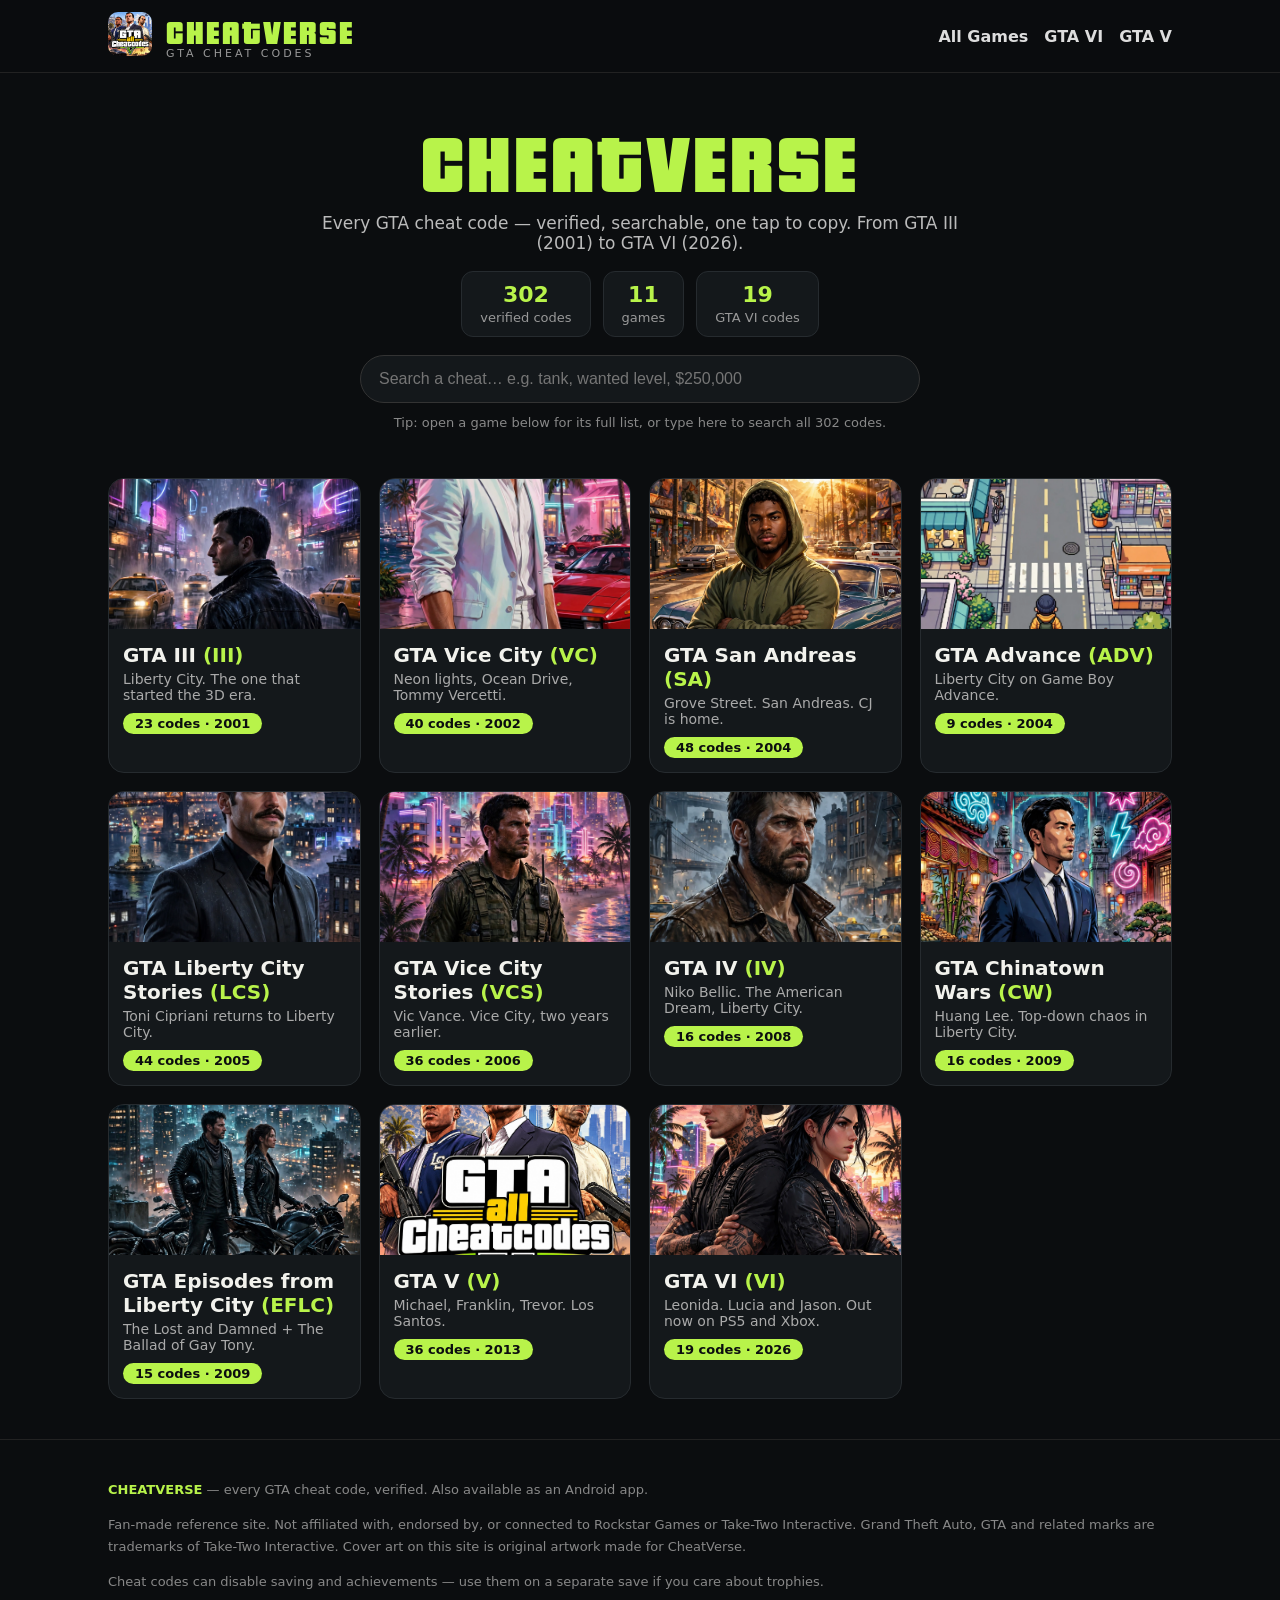
<file: index.html>
<!DOCTYPE html>
<html lang="en"><head><meta charset="utf-8">
<meta name="viewport" content="width=device-width, initial-scale=1">
<title>CheatVerse — Every GTA Cheat Code, Verified</title><meta name="description" content="All 302 verified GTA cheat codes for GTA III, Vice City, San Andreas, GTA IV, GTA V and GTA VI — PC keyboard, PlayStation, Xbox, D-pad and phone cheats with one-tap copy.">
<link rel="canonical" href="https://khizar-al-dev.github.io/cheatverse/">
<meta property="og:title" content="CheatVerse — Every GTA Cheat Code, Verified"><meta property="og:description" content="All 302 verified GTA cheat codes for GTA III, Vice City, San Andreas, GTA IV, GTA V and GTA VI — PC keyboard, PlayStation, Xbox, D-pad and phone cheats with one-tap copy.">
<meta property="og:type" content="website"><meta property="og:image" content="https://khizar-al-dev.github.io/cheatverse/assets/images/covers/gta-6.webp">
<link rel="stylesheet" href="style.css"></head>
<body><header class="site"><div class="wrap">
<a href="index.html"><img class="logo" src="assets/images/logo.png" alt="CheatVerse logo"></a>
<a class="brand" href="index.html">CHEATVERSE<small>GTA CHEAT CODES</small></a>
<nav><a href="index.html">All Games</a><a href="games/gta-6.html">GTA VI</a><a href="games/gta-5.html">GTA V</a></nav>
</div></header><main class="wrap"><section class="hero">
<h1>CHEATVERSE</h1><p>Every GTA cheat code — verified, searchable, one tap to copy. From GTA III (2001) to GTA VI (2026).</p>
<div class="stats"><div class="stat"><b>302</b><span>verified codes</span></div>
<div class="stat"><b>11</b><span>games</span></div>
<div class="stat"><b>19</b><span>GTA VI codes</span></div></div>
<input id="q" class="search" type="search" placeholder="Search a cheat… e.g. tank, wanted level, $250,000" aria-label="Search cheats">
<p style="color:#888;font-size:13px">Tip: open a game below for its full list, or type here to search all 302 codes.</p>
</section><section class="grid"><a class="game-card" href="games/gta-3.html">
<img src="assets/images/covers/gta-3.webp" alt="GTA III cover" loading="lazy">
<div class="body"><h2>GTA III <span>(III)</span></h2><p>Liberty City. The one that started the 3D era.</p>
<span class="count">23 codes · 2001</span></div></a><a class="game-card" href="games/vice-city.html">
<img src="assets/images/covers/vice-city.webp" alt="GTA Vice City cover" loading="lazy">
<div class="body"><h2>GTA Vice City <span>(VC)</span></h2><p>Neon lights, Ocean Drive, Tommy Vercetti.</p>
<span class="count">40 codes · 2002</span></div></a><a class="game-card" href="games/san-andreas.html">
<img src="assets/images/covers/san-andreas.webp" alt="GTA San Andreas cover" loading="lazy">
<div class="body"><h2>GTA San Andreas <span>(SA)</span></h2><p>Grove Street. San Andreas. CJ is home.</p>
<span class="count">48 codes · 2004</span></div></a><a class="game-card" href="games/advance.html">
<img src="assets/images/covers/advance.webp" alt="GTA Advance cover" loading="lazy">
<div class="body"><h2>GTA Advance <span>(ADV)</span></h2><p>Liberty City on Game Boy Advance.</p>
<span class="count">9 codes · 2004</span></div></a><a class="game-card" href="games/lcs.html">
<img src="assets/images/covers/lcs.webp" alt="GTA Liberty City Stories cover" loading="lazy">
<div class="body"><h2>GTA Liberty City Stories <span>(LCS)</span></h2><p>Toni Cipriani returns to Liberty City.</p>
<span class="count">44 codes · 2005</span></div></a><a class="game-card" href="games/vcs.html">
<img src="assets/images/covers/vcs.webp" alt="GTA Vice City Stories cover" loading="lazy">
<div class="body"><h2>GTA Vice City Stories <span>(VCS)</span></h2><p>Vic Vance. Vice City, two years earlier.</p>
<span class="count">36 codes · 2006</span></div></a><a class="game-card" href="games/gta-4.html">
<img src="assets/images/covers/gta-4.webp" alt="GTA IV cover" loading="lazy">
<div class="body"><h2>GTA IV <span>(IV)</span></h2><p>Niko Bellic. The American Dream, Liberty City.</p>
<span class="count">16 codes · 2008</span></div></a><a class="game-card" href="games/chinatown-wars.html">
<img src="assets/images/covers/chinatown-wars.webp" alt="GTA Chinatown Wars cover" loading="lazy">
<div class="body"><h2>GTA Chinatown Wars <span>(CW)</span></h2><p>Huang Lee. Top-down chaos in Liberty City.</p>
<span class="count">16 codes · 2009</span></div></a><a class="game-card" href="games/eflc.html">
<img src="assets/images/covers/eflc.webp" alt="GTA Episodes from Liberty City cover" loading="lazy">
<div class="body"><h2>GTA Episodes from Liberty City <span>(EFLC)</span></h2><p>The Lost and Damned + The Ballad of Gay Tony.</p>
<span class="count">15 codes · 2009</span></div></a><a class="game-card" href="games/gta-5.html">
<img src="assets/images/covers/gta-5.png" alt="GTA V cover" loading="lazy">
<div class="body"><h2>GTA V <span>(V)</span></h2><p>Michael, Franklin, Trevor. Los Santos.</p>
<span class="count">36 codes · 2013</span></div></a><a class="game-card" href="games/gta-6.html">
<img src="assets/images/covers/gta-6.webp" alt="GTA VI cover" loading="lazy">
<div class="body"><h2>GTA VI <span>(VI)</span></h2><p>Leonida. Lucia and Jason. Out now on PS5 and Xbox.</p>
<span class="count">19 codes · 2026</span></div></a></section></main><footer><div class="wrap">
<p><b style="color:#B8F34A">CHEATVERSE</b> — every GTA cheat code, verified. Also available as an Android app.</p>
<p>Fan-made reference site. Not affiliated with, endorsed by, or connected to Rockstar Games or Take-Two Interactive. Grand Theft Auto, GTA and related marks are trademarks of Take-Two Interactive. Cover art on this site is original artwork made for CheatVerse.</p>
<p>Cheat codes can disable saving and achievements — use them on a separate save if you care about trophies.</p>
</div></footer><script src="app.js"></script></body></html>
</file>
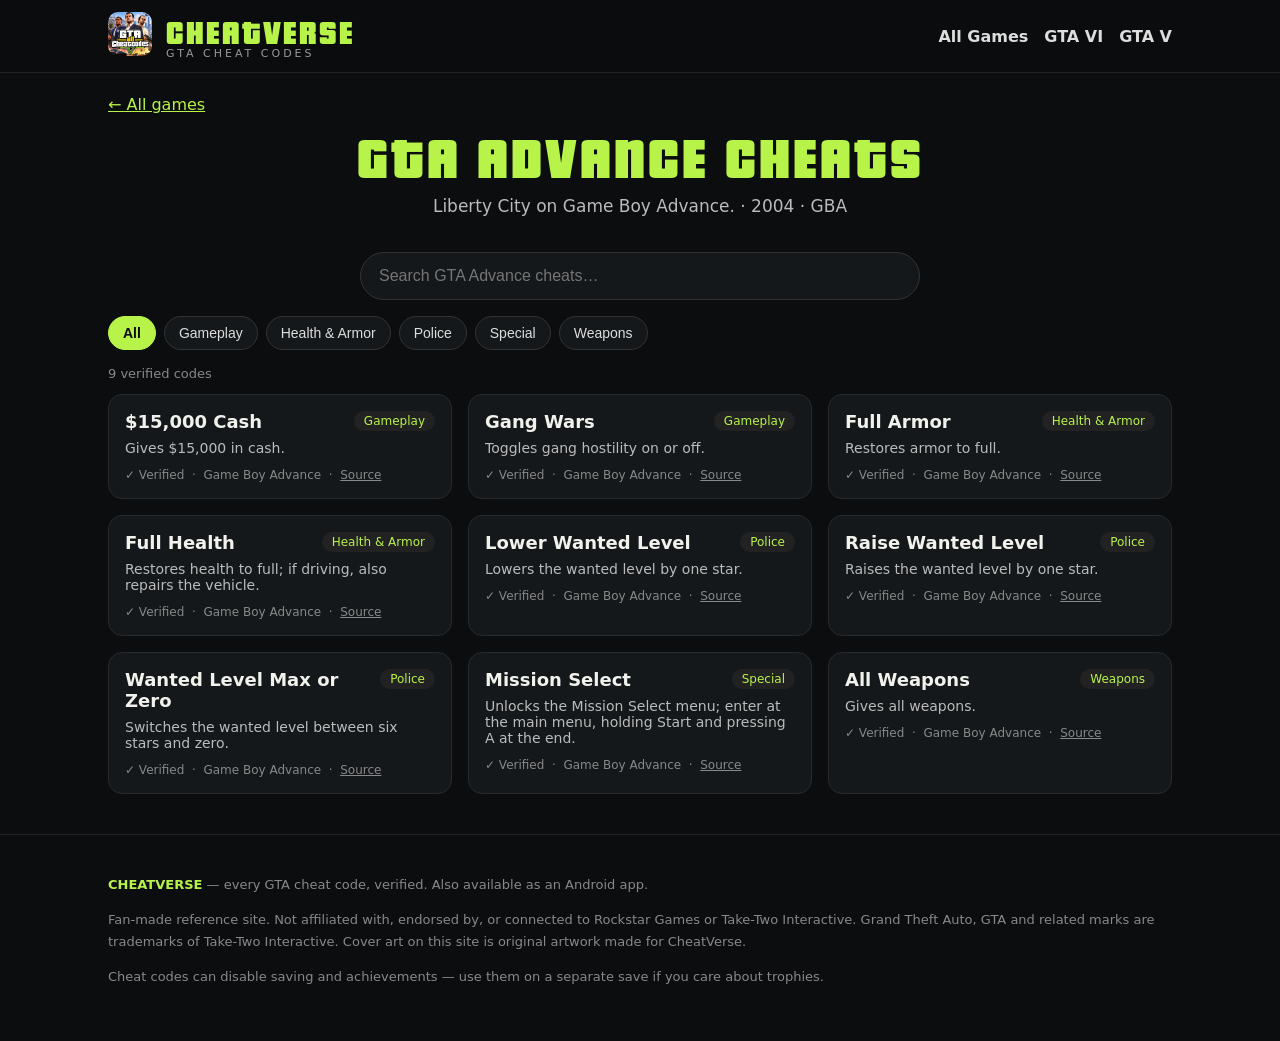
<file: games/advance.html>
<!DOCTYPE html>
<html lang="en"><head><meta charset="utf-8">
<meta name="viewport" content="width=device-width, initial-scale=1">
<title>GTA Advance Cheat Codes — CheatVerse</title><meta name="description" content="All 9 verified GTA Advance cheat codes — PC keyboard, PlayStation, Xbox, D-pad and phone cheats. Liberty City on Game Boy Advance.">
<link rel="canonical" href="https://khizar-al-dev.github.io/cheatverse/games/advance.html">
<meta property="og:title" content="GTA Advance Cheat Codes — CheatVerse"><meta property="og:description" content="All 9 verified GTA Advance cheat codes — PC keyboard, PlayStation, Xbox, D-pad and phone cheats. Liberty City on Game Boy Advance.">
<meta property="og:type" content="website"><meta property="og:image" content="https://khizar-al-dev.github.io/cheatverse/assets/images/covers/advance.webp">
<link rel="stylesheet" href="../style.css"></head>
<body><header class="site"><div class="wrap">
<a href="../index.html"><img class="logo" src="../assets/images/logo.png" alt="CheatVerse logo"></a>
<a class="brand" href="../index.html">CHEATVERSE<small>GTA CHEAT CODES</small></a>
<nav><a href="../index.html">All Games</a><a href="../games/gta-6.html">GTA VI</a><a href="../games/gta-5.html">GTA V</a></nav>
</div></header><main class="wrap">
<p style="margin:22px 0 0"><a href="../index.html">← All games</a></p>
<section class="hero" style="padding-top:10px"><h1 style="font-size:clamp(34px,6vw,60px)">GTA ADVANCE CHEATS</h1>
<p>Liberty City on Game Boy Advance. · 2004 · GBA</p></section>

<input id="q" class="search" type="search" placeholder="Search GTA Advance cheats…" aria-label="Search cheats">
<div class="cats"><button class="active" data-cat="all">All</button><button data-cat="gameplay">Gameplay</button><button data-cat="health_armor">Health &amp; Armor</button><button data-cat="police">Police</button><button data-cat="special">Special</button><button data-cat="weapons">Weapons</button></div>
<p style="color:#888;font-size:13px"><span id="n">9</span> verified codes</p>
<section class="cards"><article class="card" data-name="$15,000 cash" data-cat="gameplay">
  <div class="card-head"><h3>$15,000 Cash</h3><span class="chip">Gameplay</span></div>
  <p class="desc">Gives $15,000 in cash.</p>
  
  <div class="codes"></div>
  <p class="meta">✓ Verified &nbsp;·&nbsp; Game Boy Advance &nbsp;·&nbsp; <a href="https://gamefaqs.gamespot.com/gba/919434-grand-theft-auto/cheats" target="_blank" rel="noopener">Source</a></p>
</article><article class="card" data-name="gang wars" data-cat="gameplay">
  <div class="card-head"><h3>Gang Wars</h3><span class="chip">Gameplay</span></div>
  <p class="desc">Toggles gang hostility on or off.</p>
  
  <div class="codes"></div>
  <p class="meta">✓ Verified &nbsp;·&nbsp; Game Boy Advance &nbsp;·&nbsp; <a href="https://gamefaqs.gamespot.com/gba/919434-grand-theft-auto/cheats" target="_blank" rel="noopener">Source</a></p>
</article><article class="card" data-name="full armor" data-cat="health_armor">
  <div class="card-head"><h3>Full Armor</h3><span class="chip">Health &amp; Armor</span></div>
  <p class="desc">Restores armor to full.</p>
  
  <div class="codes"></div>
  <p class="meta">✓ Verified &nbsp;·&nbsp; Game Boy Advance &nbsp;·&nbsp; <a href="https://gamefaqs.gamespot.com/gba/919434-grand-theft-auto/cheats" target="_blank" rel="noopener">Source</a></p>
</article><article class="card" data-name="full health" data-cat="health_armor">
  <div class="card-head"><h3>Full Health</h3><span class="chip">Health &amp; Armor</span></div>
  <p class="desc">Restores health to full; if driving, also repairs the vehicle.</p>
  
  <div class="codes"></div>
  <p class="meta">✓ Verified &nbsp;·&nbsp; Game Boy Advance &nbsp;·&nbsp; <a href="https://gamefaqs.gamespot.com/gba/919434-grand-theft-auto/cheats" target="_blank" rel="noopener">Source</a></p>
</article><article class="card" data-name="lower wanted level" data-cat="police">
  <div class="card-head"><h3>Lower Wanted Level</h3><span class="chip">Police</span></div>
  <p class="desc">Lowers the wanted level by one star.</p>
  
  <div class="codes"></div>
  <p class="meta">✓ Verified &nbsp;·&nbsp; Game Boy Advance &nbsp;·&nbsp; <a href="https://gamefaqs.gamespot.com/gba/919434-grand-theft-auto/cheats" target="_blank" rel="noopener">Source</a></p>
</article><article class="card" data-name="raise wanted level" data-cat="police">
  <div class="card-head"><h3>Raise Wanted Level</h3><span class="chip">Police</span></div>
  <p class="desc">Raises the wanted level by one star.</p>
  
  <div class="codes"></div>
  <p class="meta">✓ Verified &nbsp;·&nbsp; Game Boy Advance &nbsp;·&nbsp; <a href="https://gamefaqs.gamespot.com/gba/919434-grand-theft-auto/cheats" target="_blank" rel="noopener">Source</a></p>
</article><article class="card" data-name="wanted level max or zero" data-cat="police">
  <div class="card-head"><h3>Wanted Level Max or Zero</h3><span class="chip">Police</span></div>
  <p class="desc">Switches the wanted level between six stars and zero.</p>
  
  <div class="codes"></div>
  <p class="meta">✓ Verified &nbsp;·&nbsp; Game Boy Advance &nbsp;·&nbsp; <a href="https://gamefaqs.gamespot.com/gba/919434-grand-theft-auto/cheats" target="_blank" rel="noopener">Source</a></p>
</article><article class="card" data-name="mission select" data-cat="special">
  <div class="card-head"><h3>Mission Select</h3><span class="chip">Special</span></div>
  <p class="desc">Unlocks the Mission Select menu; enter at the main menu, holding Start and pressing A at the end.</p>
  
  <div class="codes"></div>
  <p class="meta">✓ Verified &nbsp;·&nbsp; Game Boy Advance &nbsp;·&nbsp; <a href="https://gamefaqs.gamespot.com/gba/919434-grand-theft-auto/cheats" target="_blank" rel="noopener">Source</a></p>
</article><article class="card" data-name="all weapons" data-cat="weapons">
  <div class="card-head"><h3>All Weapons</h3><span class="chip">Weapons</span></div>
  <p class="desc">Gives all weapons.</p>
  
  <div class="codes"></div>
  <p class="meta">✓ Verified &nbsp;·&nbsp; Game Boy Advance &nbsp;·&nbsp; <a href="https://gamefaqs.gamespot.com/gba/919434-grand-theft-auto/cheats" target="_blank" rel="noopener">Source</a></p>
</article></section>
<p class="empty">No cheats match that search.</p>
</main><footer><div class="wrap">
<p><b style="color:#B8F34A">CHEATVERSE</b> — every GTA cheat code, verified. Also available as an Android app.</p>
<p>Fan-made reference site. Not affiliated with, endorsed by, or connected to Rockstar Games or Take-Two Interactive. Grand Theft Auto, GTA and related marks are trademarks of Take-Two Interactive. Cover art on this site is original artwork made for CheatVerse.</p>
<p>Cheat codes can disable saving and achievements — use them on a separate save if you care about trophies.</p>
</div></footer><script src="../app.js"></script></body></html>
</file>
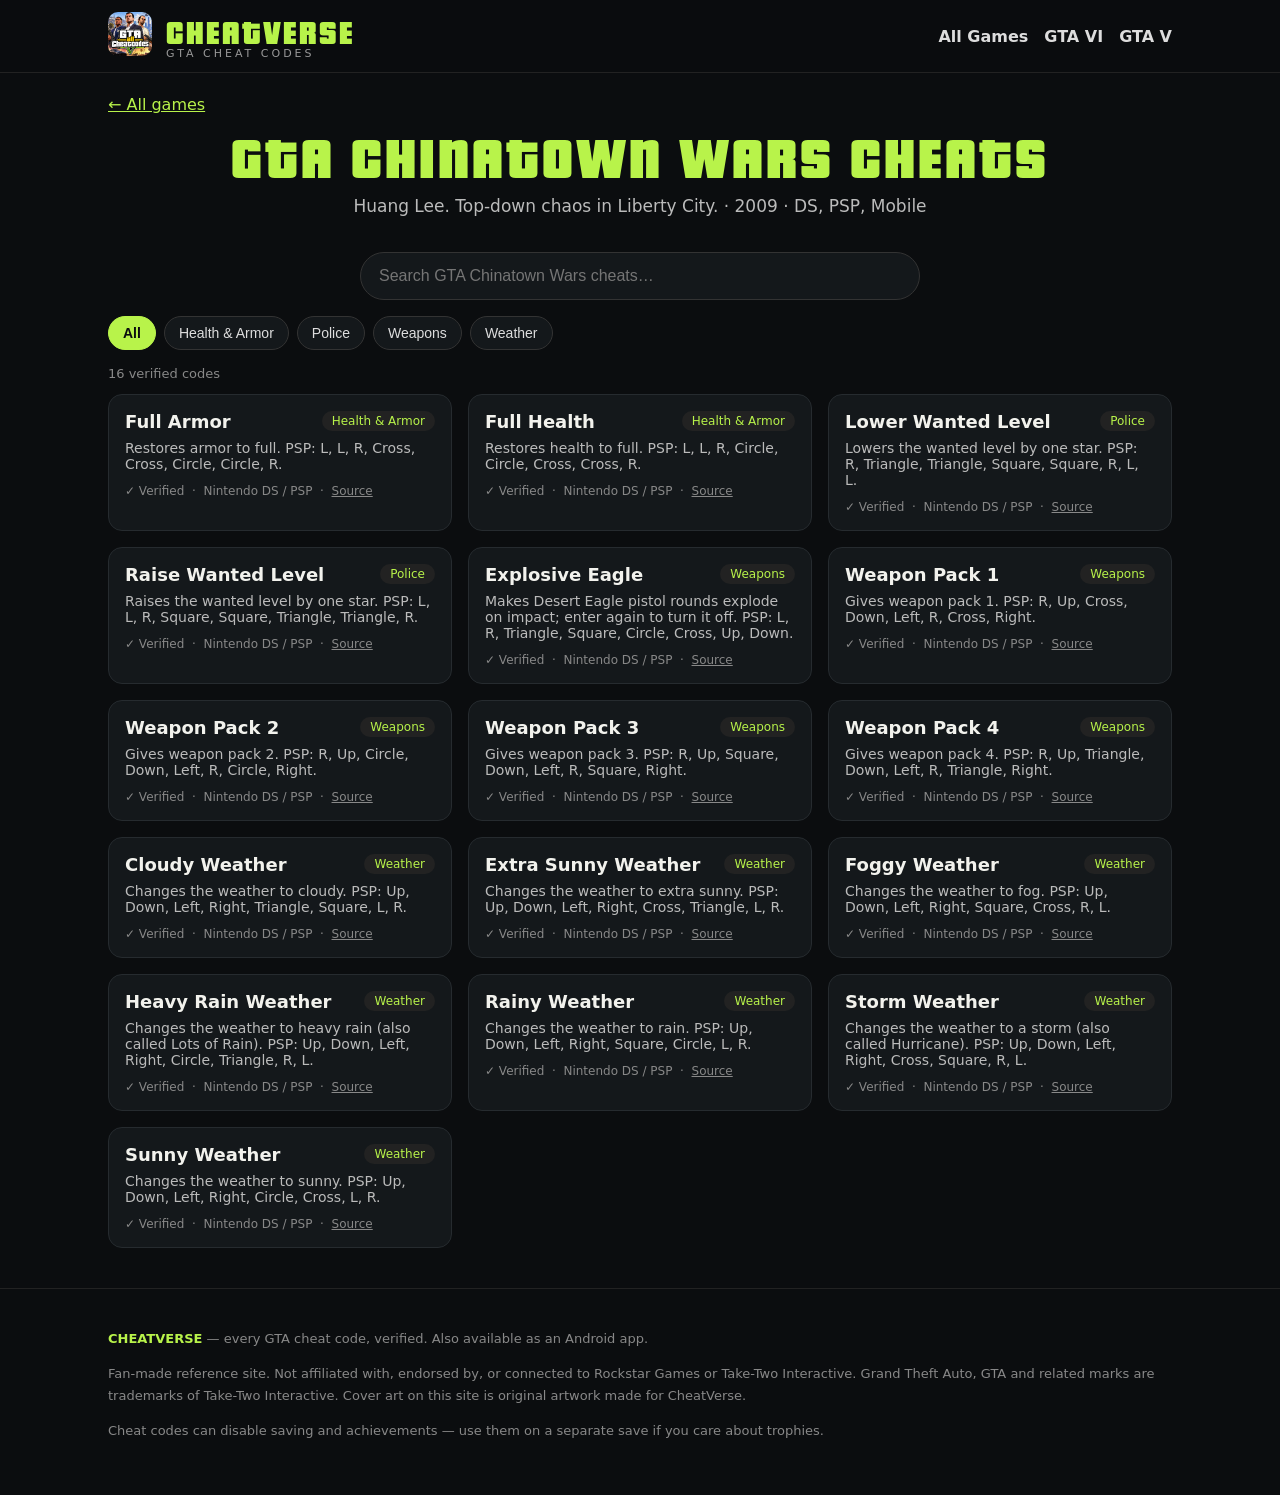
<file: games/chinatown-wars.html>
<!DOCTYPE html>
<html lang="en"><head><meta charset="utf-8">
<meta name="viewport" content="width=device-width, initial-scale=1">
<title>GTA Chinatown Wars Cheat Codes — CheatVerse</title><meta name="description" content="All 16 verified GTA Chinatown Wars cheat codes — PC keyboard, PlayStation, Xbox, D-pad and phone cheats. Huang Lee. Top-down chaos in Liberty City.">
<link rel="canonical" href="https://khizar-al-dev.github.io/cheatverse/games/chinatown-wars.html">
<meta property="og:title" content="GTA Chinatown Wars Cheat Codes — CheatVerse"><meta property="og:description" content="All 16 verified GTA Chinatown Wars cheat codes — PC keyboard, PlayStation, Xbox, D-pad and phone cheats. Huang Lee. Top-down chaos in Liberty City.">
<meta property="og:type" content="website"><meta property="og:image" content="https://khizar-al-dev.github.io/cheatverse/assets/images/covers/chinatown-wars.webp">
<link rel="stylesheet" href="../style.css"></head>
<body><header class="site"><div class="wrap">
<a href="../index.html"><img class="logo" src="../assets/images/logo.png" alt="CheatVerse logo"></a>
<a class="brand" href="../index.html">CHEATVERSE<small>GTA CHEAT CODES</small></a>
<nav><a href="../index.html">All Games</a><a href="../games/gta-6.html">GTA VI</a><a href="../games/gta-5.html">GTA V</a></nav>
</div></header><main class="wrap">
<p style="margin:22px 0 0"><a href="../index.html">← All games</a></p>
<section class="hero" style="padding-top:10px"><h1 style="font-size:clamp(34px,6vw,60px)">GTA CHINATOWN WARS CHEATS</h1>
<p>Huang Lee. Top-down chaos in Liberty City. · 2009 · DS, PSP, Mobile</p></section>

<input id="q" class="search" type="search" placeholder="Search GTA Chinatown Wars cheats…" aria-label="Search cheats">
<div class="cats"><button class="active" data-cat="all">All</button><button data-cat="health_armor">Health &amp; Armor</button><button data-cat="police">Police</button><button data-cat="weapons">Weapons</button><button data-cat="weather">Weather</button></div>
<p style="color:#888;font-size:13px"><span id="n">16</span> verified codes</p>
<section class="cards"><article class="card" data-name="full armor" data-cat="health_armor">
  <div class="card-head"><h3>Full Armor</h3><span class="chip">Health &amp; Armor</span></div>
  <p class="desc">Restores armor to full. PSP: L, L, R, Cross, Cross, Circle, Circle, R.</p>
  
  <div class="codes"></div>
  <p class="meta">✓ Verified &nbsp;·&nbsp; Nintendo DS / PSP &nbsp;·&nbsp; <a href="https://gamefaqs.gamespot.com/ds/950922-grand-theft-auto-chinatown-wars/cheats" target="_blank" rel="noopener">Source</a></p>
</article><article class="card" data-name="full health" data-cat="health_armor">
  <div class="card-head"><h3>Full Health</h3><span class="chip">Health &amp; Armor</span></div>
  <p class="desc">Restores health to full. PSP: L, L, R, Circle, Circle, Cross, Cross, R.</p>
  
  <div class="codes"></div>
  <p class="meta">✓ Verified &nbsp;·&nbsp; Nintendo DS / PSP &nbsp;·&nbsp; <a href="https://gamefaqs.gamespot.com/ds/950922-grand-theft-auto-chinatown-wars/cheats" target="_blank" rel="noopener">Source</a></p>
</article><article class="card" data-name="lower wanted level" data-cat="police">
  <div class="card-head"><h3>Lower Wanted Level</h3><span class="chip">Police</span></div>
  <p class="desc">Lowers the wanted level by one star. PSP: R, Triangle, Triangle, Square, Square, R, L, L.</p>
  
  <div class="codes"></div>
  <p class="meta">✓ Verified &nbsp;·&nbsp; Nintendo DS / PSP &nbsp;·&nbsp; <a href="https://gamefaqs.gamespot.com/ds/950922-grand-theft-auto-chinatown-wars/cheats" target="_blank" rel="noopener">Source</a></p>
</article><article class="card" data-name="raise wanted level" data-cat="police">
  <div class="card-head"><h3>Raise Wanted Level</h3><span class="chip">Police</span></div>
  <p class="desc">Raises the wanted level by one star. PSP: L, L, R, Square, Square, Triangle, Triangle, R.</p>
  
  <div class="codes"></div>
  <p class="meta">✓ Verified &nbsp;·&nbsp; Nintendo DS / PSP &nbsp;·&nbsp; <a href="https://gamefaqs.gamespot.com/ds/950922-grand-theft-auto-chinatown-wars/cheats" target="_blank" rel="noopener">Source</a></p>
</article><article class="card" data-name="explosive eagle" data-cat="weapons">
  <div class="card-head"><h3>Explosive Eagle</h3><span class="chip">Weapons</span></div>
  <p class="desc">Makes Desert Eagle pistol rounds explode on impact; enter again to turn it off. PSP: L, R, Triangle, Square, Circle, Cross, Up, Down.</p>
  
  <div class="codes"></div>
  <p class="meta">✓ Verified &nbsp;·&nbsp; Nintendo DS / PSP &nbsp;·&nbsp; <a href="https://gamefaqs.gamespot.com/ds/950922-grand-theft-auto-chinatown-wars/cheats" target="_blank" rel="noopener">Source</a></p>
</article><article class="card" data-name="weapon pack 1" data-cat="weapons">
  <div class="card-head"><h3>Weapon Pack 1</h3><span class="chip">Weapons</span></div>
  <p class="desc">Gives weapon pack 1. PSP: R, Up, Cross, Down, Left, R, Cross, Right.</p>
  
  <div class="codes"></div>
  <p class="meta">✓ Verified &nbsp;·&nbsp; Nintendo DS / PSP &nbsp;·&nbsp; <a href="https://gamefaqs.gamespot.com/ds/950922-grand-theft-auto-chinatown-wars/cheats" target="_blank" rel="noopener">Source</a></p>
</article><article class="card" data-name="weapon pack 2" data-cat="weapons">
  <div class="card-head"><h3>Weapon Pack 2</h3><span class="chip">Weapons</span></div>
  <p class="desc">Gives weapon pack 2. PSP: R, Up, Circle, Down, Left, R, Circle, Right.</p>
  
  <div class="codes"></div>
  <p class="meta">✓ Verified &nbsp;·&nbsp; Nintendo DS / PSP &nbsp;·&nbsp; <a href="https://gamefaqs.gamespot.com/ds/950922-grand-theft-auto-chinatown-wars/cheats" target="_blank" rel="noopener">Source</a></p>
</article><article class="card" data-name="weapon pack 3" data-cat="weapons">
  <div class="card-head"><h3>Weapon Pack 3</h3><span class="chip">Weapons</span></div>
  <p class="desc">Gives weapon pack 3. PSP: R, Up, Square, Down, Left, R, Square, Right.</p>
  
  <div class="codes"></div>
  <p class="meta">✓ Verified &nbsp;·&nbsp; Nintendo DS / PSP &nbsp;·&nbsp; <a href="https://gamefaqs.gamespot.com/ds/950922-grand-theft-auto-chinatown-wars/cheats" target="_blank" rel="noopener">Source</a></p>
</article><article class="card" data-name="weapon pack 4" data-cat="weapons">
  <div class="card-head"><h3>Weapon Pack 4</h3><span class="chip">Weapons</span></div>
  <p class="desc">Gives weapon pack 4. PSP: R, Up, Triangle, Down, Left, R, Triangle, Right.</p>
  
  <div class="codes"></div>
  <p class="meta">✓ Verified &nbsp;·&nbsp; Nintendo DS / PSP &nbsp;·&nbsp; <a href="https://gamefaqs.gamespot.com/ds/950922-grand-theft-auto-chinatown-wars/cheats" target="_blank" rel="noopener">Source</a></p>
</article><article class="card" data-name="cloudy weather" data-cat="weather">
  <div class="card-head"><h3>Cloudy Weather</h3><span class="chip">Weather</span></div>
  <p class="desc">Changes the weather to cloudy. PSP: Up, Down, Left, Right, Triangle, Square, L, R.</p>
  
  <div class="codes"></div>
  <p class="meta">✓ Verified &nbsp;·&nbsp; Nintendo DS / PSP &nbsp;·&nbsp; <a href="https://gamefaqs.gamespot.com/ds/950922-grand-theft-auto-chinatown-wars/cheats" target="_blank" rel="noopener">Source</a></p>
</article><article class="card" data-name="extra sunny weather" data-cat="weather">
  <div class="card-head"><h3>Extra Sunny Weather</h3><span class="chip">Weather</span></div>
  <p class="desc">Changes the weather to extra sunny. PSP: Up, Down, Left, Right, Cross, Triangle, L, R.</p>
  
  <div class="codes"></div>
  <p class="meta">✓ Verified &nbsp;·&nbsp; Nintendo DS / PSP &nbsp;·&nbsp; <a href="https://gamefaqs.gamespot.com/ds/950922-grand-theft-auto-chinatown-wars/cheats" target="_blank" rel="noopener">Source</a></p>
</article><article class="card" data-name="foggy weather" data-cat="weather">
  <div class="card-head"><h3>Foggy Weather</h3><span class="chip">Weather</span></div>
  <p class="desc">Changes the weather to fog. PSP: Up, Down, Left, Right, Square, Cross, R, L.</p>
  
  <div class="codes"></div>
  <p class="meta">✓ Verified &nbsp;·&nbsp; Nintendo DS / PSP &nbsp;·&nbsp; <a href="https://gamefaqs.gamespot.com/ds/950922-grand-theft-auto-chinatown-wars/cheats" target="_blank" rel="noopener">Source</a></p>
</article><article class="card" data-name="heavy rain weather" data-cat="weather">
  <div class="card-head"><h3>Heavy Rain Weather</h3><span class="chip">Weather</span></div>
  <p class="desc">Changes the weather to heavy rain (also called Lots of Rain). PSP: Up, Down, Left, Right, Circle, Triangle, R, L.</p>
  
  <div class="codes"></div>
  <p class="meta">✓ Verified &nbsp;·&nbsp; Nintendo DS / PSP &nbsp;·&nbsp; <a href="https://gamefaqs.gamespot.com/ds/950922-grand-theft-auto-chinatown-wars/cheats" target="_blank" rel="noopener">Source</a></p>
</article><article class="card" data-name="rainy weather" data-cat="weather">
  <div class="card-head"><h3>Rainy Weather</h3><span class="chip">Weather</span></div>
  <p class="desc">Changes the weather to rain. PSP: Up, Down, Left, Right, Square, Circle, L, R.</p>
  
  <div class="codes"></div>
  <p class="meta">✓ Verified &nbsp;·&nbsp; Nintendo DS / PSP &nbsp;·&nbsp; <a href="https://gamefaqs.gamespot.com/ds/950922-grand-theft-auto-chinatown-wars/cheats" target="_blank" rel="noopener">Source</a></p>
</article><article class="card" data-name="storm weather" data-cat="weather">
  <div class="card-head"><h3>Storm Weather</h3><span class="chip">Weather</span></div>
  <p class="desc">Changes the weather to a storm (also called Hurricane). PSP: Up, Down, Left, Right, Cross, Square, R, L.</p>
  
  <div class="codes"></div>
  <p class="meta">✓ Verified &nbsp;·&nbsp; Nintendo DS / PSP &nbsp;·&nbsp; <a href="https://gamefaqs.gamespot.com/ds/950922-grand-theft-auto-chinatown-wars/cheats" target="_blank" rel="noopener">Source</a></p>
</article><article class="card" data-name="sunny weather" data-cat="weather">
  <div class="card-head"><h3>Sunny Weather</h3><span class="chip">Weather</span></div>
  <p class="desc">Changes the weather to sunny. PSP: Up, Down, Left, Right, Circle, Cross, L, R.</p>
  
  <div class="codes"></div>
  <p class="meta">✓ Verified &nbsp;·&nbsp; Nintendo DS / PSP &nbsp;·&nbsp; <a href="https://gamefaqs.gamespot.com/ds/950922-grand-theft-auto-chinatown-wars/cheats" target="_blank" rel="noopener">Source</a></p>
</article></section>
<p class="empty">No cheats match that search.</p>
</main><footer><div class="wrap">
<p><b style="color:#B8F34A">CHEATVERSE</b> — every GTA cheat code, verified. Also available as an Android app.</p>
<p>Fan-made reference site. Not affiliated with, endorsed by, or connected to Rockstar Games or Take-Two Interactive. Grand Theft Auto, GTA and related marks are trademarks of Take-Two Interactive. Cover art on this site is original artwork made for CheatVerse.</p>
<p>Cheat codes can disable saving and achievements — use them on a separate save if you care about trophies.</p>
</div></footer><script src="../app.js"></script></body></html>
</file>
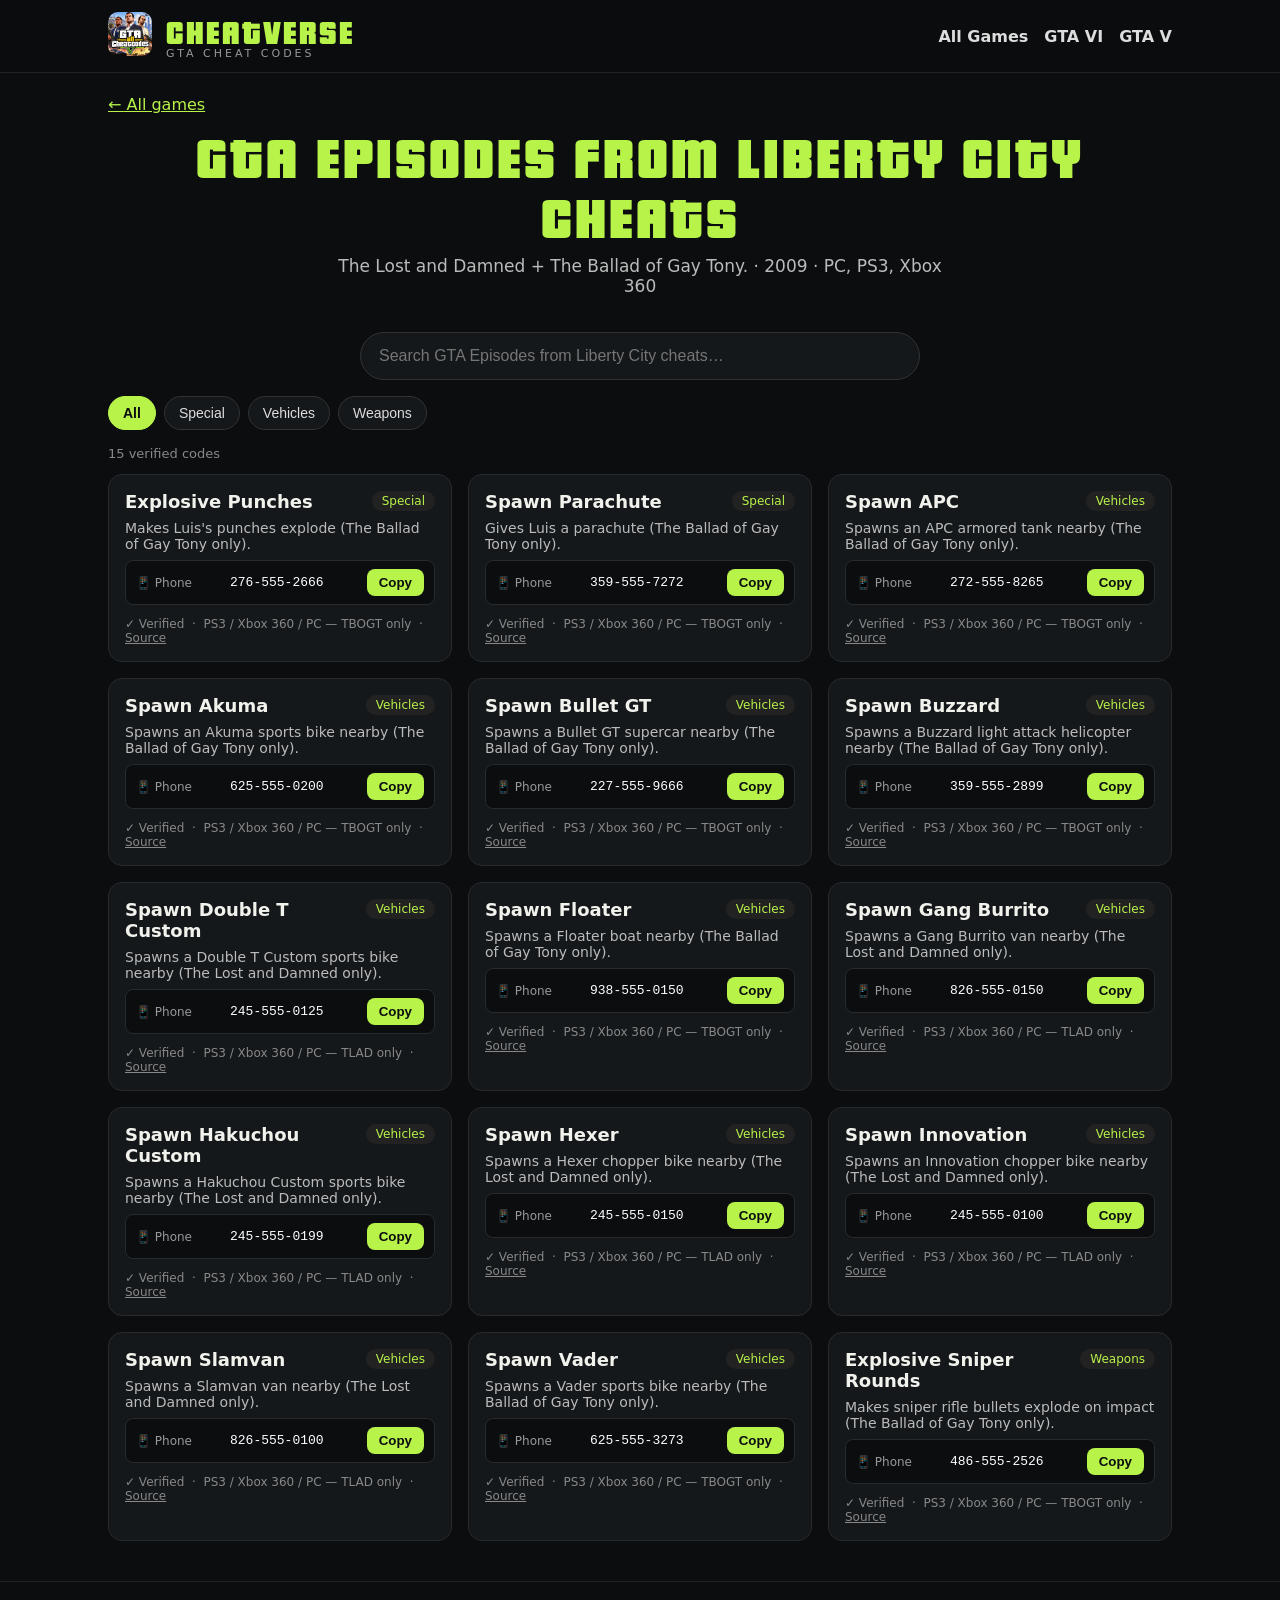
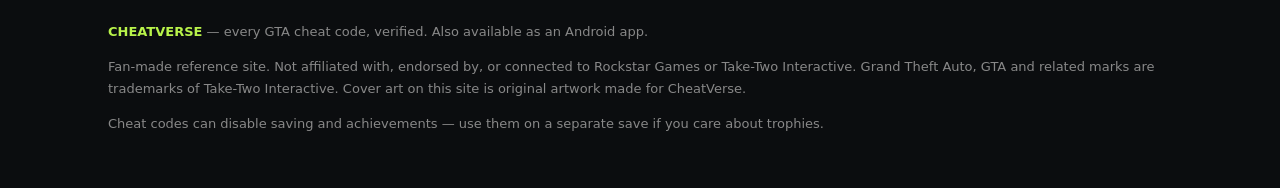
<file: games/eflc.html>
<!DOCTYPE html>
<html lang="en"><head><meta charset="utf-8">
<meta name="viewport" content="width=device-width, initial-scale=1">
<title>GTA Episodes from Liberty City Cheat Codes — CheatVerse</title><meta name="description" content="All 15 verified GTA Episodes from Liberty City cheat codes — PC keyboard, PlayStation, Xbox, D-pad and phone cheats. The Lost and Damned + The Ballad of Gay Tony.">
<link rel="canonical" href="https://khizar-al-dev.github.io/cheatverse/games/eflc.html">
<meta property="og:title" content="GTA Episodes from Liberty City Cheat Codes — CheatVerse"><meta property="og:description" content="All 15 verified GTA Episodes from Liberty City cheat codes — PC keyboard, PlayStation, Xbox, D-pad and phone cheats. The Lost and Damned + The Ballad of Gay Tony.">
<meta property="og:type" content="website"><meta property="og:image" content="https://khizar-al-dev.github.io/cheatverse/assets/images/covers/eflc.webp">
<link rel="stylesheet" href="../style.css"></head>
<body><header class="site"><div class="wrap">
<a href="../index.html"><img class="logo" src="../assets/images/logo.png" alt="CheatVerse logo"></a>
<a class="brand" href="../index.html">CHEATVERSE<small>GTA CHEAT CODES</small></a>
<nav><a href="../index.html">All Games</a><a href="../games/gta-6.html">GTA VI</a><a href="../games/gta-5.html">GTA V</a></nav>
</div></header><main class="wrap">
<p style="margin:22px 0 0"><a href="../index.html">← All games</a></p>
<section class="hero" style="padding-top:10px"><h1 style="font-size:clamp(34px,6vw,60px)">GTA EPISODES FROM LIBERTY CITY CHEATS</h1>
<p>The Lost and Damned + The Ballad of Gay Tony. · 2009 · PC, PS3, Xbox 360</p></section>

<input id="q" class="search" type="search" placeholder="Search GTA Episodes from Liberty City cheats…" aria-label="Search cheats">
<div class="cats"><button class="active" data-cat="all">All</button><button data-cat="special">Special</button><button data-cat="vehicles">Vehicles</button><button data-cat="weapons">Weapons</button></div>
<p style="color:#888;font-size:13px"><span id="n">15</span> verified codes</p>
<section class="cards"><article class="card" data-name="explosive punches" data-cat="special">
  <div class="card-head"><h3>Explosive Punches</h3><span class="chip">Special</span></div>
  <p class="desc">Makes Luis&#x27;s punches explode (The Ballad of Gay Tony only).</p>
  
  <div class="codes"><div class="code-row"><span class="code-label">📱 Phone</span><code>276-555-2666</code><button class="copy" data-copy="276-555-2666" type="button">Copy</button></div></div>
  <p class="meta">✓ Verified &nbsp;·&nbsp; PS3 / Xbox 360 / PC — TBOGT only &nbsp;·&nbsp; <a href="https://gta.fandom.com/wiki/Cheats_in_GTA_IV" target="_blank" rel="noopener">Source</a></p>
</article><article class="card" data-name="spawn parachute" data-cat="special">
  <div class="card-head"><h3>Spawn Parachute</h3><span class="chip">Special</span></div>
  <p class="desc">Gives Luis a parachute (The Ballad of Gay Tony only).</p>
  
  <div class="codes"><div class="code-row"><span class="code-label">📱 Phone</span><code>359-555-7272</code><button class="copy" data-copy="359-555-7272" type="button">Copy</button></div></div>
  <p class="meta">✓ Verified &nbsp;·&nbsp; PS3 / Xbox 360 / PC — TBOGT only &nbsp;·&nbsp; <a href="https://gta.fandom.com/wiki/Cheats_in_GTA_IV" target="_blank" rel="noopener">Source</a></p>
</article><article class="card" data-name="spawn apc" data-cat="vehicles">
  <div class="card-head"><h3>Spawn APC</h3><span class="chip">Vehicles</span></div>
  <p class="desc">Spawns an APC armored tank nearby (The Ballad of Gay Tony only).</p>
  
  <div class="codes"><div class="code-row"><span class="code-label">📱 Phone</span><code>272-555-8265</code><button class="copy" data-copy="272-555-8265" type="button">Copy</button></div></div>
  <p class="meta">✓ Verified &nbsp;·&nbsp; PS3 / Xbox 360 / PC — TBOGT only &nbsp;·&nbsp; <a href="https://gta.fandom.com/wiki/Cheats_in_GTA_IV" target="_blank" rel="noopener">Source</a></p>
</article><article class="card" data-name="spawn akuma" data-cat="vehicles">
  <div class="card-head"><h3>Spawn Akuma</h3><span class="chip">Vehicles</span></div>
  <p class="desc">Spawns an Akuma sports bike nearby (The Ballad of Gay Tony only).</p>
  
  <div class="codes"><div class="code-row"><span class="code-label">📱 Phone</span><code>625-555-0200</code><button class="copy" data-copy="625-555-0200" type="button">Copy</button></div></div>
  <p class="meta">✓ Verified &nbsp;·&nbsp; PS3 / Xbox 360 / PC — TBOGT only &nbsp;·&nbsp; <a href="https://gta.fandom.com/wiki/Cheats_in_GTA_IV" target="_blank" rel="noopener">Source</a></p>
</article><article class="card" data-name="spawn bullet gt" data-cat="vehicles">
  <div class="card-head"><h3>Spawn Bullet GT</h3><span class="chip">Vehicles</span></div>
  <p class="desc">Spawns a Bullet GT supercar nearby (The Ballad of Gay Tony only).</p>
  
  <div class="codes"><div class="code-row"><span class="code-label">📱 Phone</span><code>227-555-9666</code><button class="copy" data-copy="227-555-9666" type="button">Copy</button></div></div>
  <p class="meta">✓ Verified &nbsp;·&nbsp; PS3 / Xbox 360 / PC — TBOGT only &nbsp;·&nbsp; <a href="https://gta.fandom.com/wiki/Cheats_in_GTA_IV" target="_blank" rel="noopener">Source</a></p>
</article><article class="card" data-name="spawn buzzard" data-cat="vehicles">
  <div class="card-head"><h3>Spawn Buzzard</h3><span class="chip">Vehicles</span></div>
  <p class="desc">Spawns a Buzzard light attack helicopter nearby (The Ballad of Gay Tony only).</p>
  
  <div class="codes"><div class="code-row"><span class="code-label">📱 Phone</span><code>359-555-2899</code><button class="copy" data-copy="359-555-2899" type="button">Copy</button></div></div>
  <p class="meta">✓ Verified &nbsp;·&nbsp; PS3 / Xbox 360 / PC — TBOGT only &nbsp;·&nbsp; <a href="https://gta.fandom.com/wiki/Cheats_in_GTA_IV" target="_blank" rel="noopener">Source</a></p>
</article><article class="card" data-name="spawn double t custom" data-cat="vehicles">
  <div class="card-head"><h3>Spawn Double T Custom</h3><span class="chip">Vehicles</span></div>
  <p class="desc">Spawns a Double T Custom sports bike nearby (The Lost and Damned only).</p>
  
  <div class="codes"><div class="code-row"><span class="code-label">📱 Phone</span><code>245-555-0125</code><button class="copy" data-copy="245-555-0125" type="button">Copy</button></div></div>
  <p class="meta">✓ Verified &nbsp;·&nbsp; PS3 / Xbox 360 / PC — TLAD only &nbsp;·&nbsp; <a href="https://gta.fandom.com/wiki/Cheats_in_GTA_IV" target="_blank" rel="noopener">Source</a></p>
</article><article class="card" data-name="spawn floater" data-cat="vehicles">
  <div class="card-head"><h3>Spawn Floater</h3><span class="chip">Vehicles</span></div>
  <p class="desc">Spawns a Floater boat nearby (The Ballad of Gay Tony only).</p>
  
  <div class="codes"><div class="code-row"><span class="code-label">📱 Phone</span><code>938-555-0150</code><button class="copy" data-copy="938-555-0150" type="button">Copy</button></div></div>
  <p class="meta">✓ Verified &nbsp;·&nbsp; PS3 / Xbox 360 / PC — TBOGT only &nbsp;·&nbsp; <a href="https://gta.fandom.com/wiki/Cheats_in_GTA_IV" target="_blank" rel="noopener">Source</a></p>
</article><article class="card" data-name="spawn gang burrito" data-cat="vehicles">
  <div class="card-head"><h3>Spawn Gang Burrito</h3><span class="chip">Vehicles</span></div>
  <p class="desc">Spawns a Gang Burrito van nearby (The Lost and Damned only).</p>
  
  <div class="codes"><div class="code-row"><span class="code-label">📱 Phone</span><code>826-555-0150</code><button class="copy" data-copy="826-555-0150" type="button">Copy</button></div></div>
  <p class="meta">✓ Verified &nbsp;·&nbsp; PS3 / Xbox 360 / PC — TLAD only &nbsp;·&nbsp; <a href="https://gta.fandom.com/wiki/Cheats_in_GTA_IV" target="_blank" rel="noopener">Source</a></p>
</article><article class="card" data-name="spawn hakuchou custom" data-cat="vehicles">
  <div class="card-head"><h3>Spawn Hakuchou Custom</h3><span class="chip">Vehicles</span></div>
  <p class="desc">Spawns a Hakuchou Custom sports bike nearby (The Lost and Damned only).</p>
  
  <div class="codes"><div class="code-row"><span class="code-label">📱 Phone</span><code>245-555-0199</code><button class="copy" data-copy="245-555-0199" type="button">Copy</button></div></div>
  <p class="meta">✓ Verified &nbsp;·&nbsp; PS3 / Xbox 360 / PC — TLAD only &nbsp;·&nbsp; <a href="https://gta.fandom.com/wiki/Cheats_in_GTA_IV" target="_blank" rel="noopener">Source</a></p>
</article><article class="card" data-name="spawn hexer" data-cat="vehicles">
  <div class="card-head"><h3>Spawn Hexer</h3><span class="chip">Vehicles</span></div>
  <p class="desc">Spawns a Hexer chopper bike nearby (The Lost and Damned only).</p>
  
  <div class="codes"><div class="code-row"><span class="code-label">📱 Phone</span><code>245-555-0150</code><button class="copy" data-copy="245-555-0150" type="button">Copy</button></div></div>
  <p class="meta">✓ Verified &nbsp;·&nbsp; PS3 / Xbox 360 / PC — TLAD only &nbsp;·&nbsp; <a href="https://gta.fandom.com/wiki/Cheats_in_GTA_IV" target="_blank" rel="noopener">Source</a></p>
</article><article class="card" data-name="spawn innovation" data-cat="vehicles">
  <div class="card-head"><h3>Spawn Innovation</h3><span class="chip">Vehicles</span></div>
  <p class="desc">Spawns an Innovation chopper bike nearby (The Lost and Damned only).</p>
  
  <div class="codes"><div class="code-row"><span class="code-label">📱 Phone</span><code>245-555-0100</code><button class="copy" data-copy="245-555-0100" type="button">Copy</button></div></div>
  <p class="meta">✓ Verified &nbsp;·&nbsp; PS3 / Xbox 360 / PC — TLAD only &nbsp;·&nbsp; <a href="https://gta.fandom.com/wiki/Cheats_in_GTA_IV" target="_blank" rel="noopener">Source</a></p>
</article><article class="card" data-name="spawn slamvan" data-cat="vehicles">
  <div class="card-head"><h3>Spawn Slamvan</h3><span class="chip">Vehicles</span></div>
  <p class="desc">Spawns a Slamvan van nearby (The Lost and Damned only).</p>
  
  <div class="codes"><div class="code-row"><span class="code-label">📱 Phone</span><code>826-555-0100</code><button class="copy" data-copy="826-555-0100" type="button">Copy</button></div></div>
  <p class="meta">✓ Verified &nbsp;·&nbsp; PS3 / Xbox 360 / PC — TLAD only &nbsp;·&nbsp; <a href="https://gta.fandom.com/wiki/Cheats_in_GTA_IV" target="_blank" rel="noopener">Source</a></p>
</article><article class="card" data-name="spawn vader" data-cat="vehicles">
  <div class="card-head"><h3>Spawn Vader</h3><span class="chip">Vehicles</span></div>
  <p class="desc">Spawns a Vader sports bike nearby (The Ballad of Gay Tony only).</p>
  
  <div class="codes"><div class="code-row"><span class="code-label">📱 Phone</span><code>625-555-3273</code><button class="copy" data-copy="625-555-3273" type="button">Copy</button></div></div>
  <p class="meta">✓ Verified &nbsp;·&nbsp; PS3 / Xbox 360 / PC — TBOGT only &nbsp;·&nbsp; <a href="https://gta.fandom.com/wiki/Cheats_in_GTA_IV" target="_blank" rel="noopener">Source</a></p>
</article><article class="card" data-name="explosive sniper rounds" data-cat="weapons">
  <div class="card-head"><h3>Explosive Sniper Rounds</h3><span class="chip">Weapons</span></div>
  <p class="desc">Makes sniper rifle bullets explode on impact (The Ballad of Gay Tony only).</p>
  
  <div class="codes"><div class="code-row"><span class="code-label">📱 Phone</span><code>486-555-2526</code><button class="copy" data-copy="486-555-2526" type="button">Copy</button></div></div>
  <p class="meta">✓ Verified &nbsp;·&nbsp; PS3 / Xbox 360 / PC — TBOGT only &nbsp;·&nbsp; <a href="https://gta.fandom.com/wiki/Cheats_in_GTA_IV" target="_blank" rel="noopener">Source</a></p>
</article></section>
<p class="empty">No cheats match that search.</p>
</main><footer><div class="wrap">
<p><b style="color:#B8F34A">CHEATVERSE</b> — every GTA cheat code, verified. Also available as an Android app.</p>
<p>Fan-made reference site. Not affiliated with, endorsed by, or connected to Rockstar Games or Take-Two Interactive. Grand Theft Auto, GTA and related marks are trademarks of Take-Two Interactive. Cover art on this site is original artwork made for CheatVerse.</p>
<p>Cheat codes can disable saving and achievements — use them on a separate save if you care about trophies.</p>
</div></footer><script src="../app.js"></script></body></html>
</file>
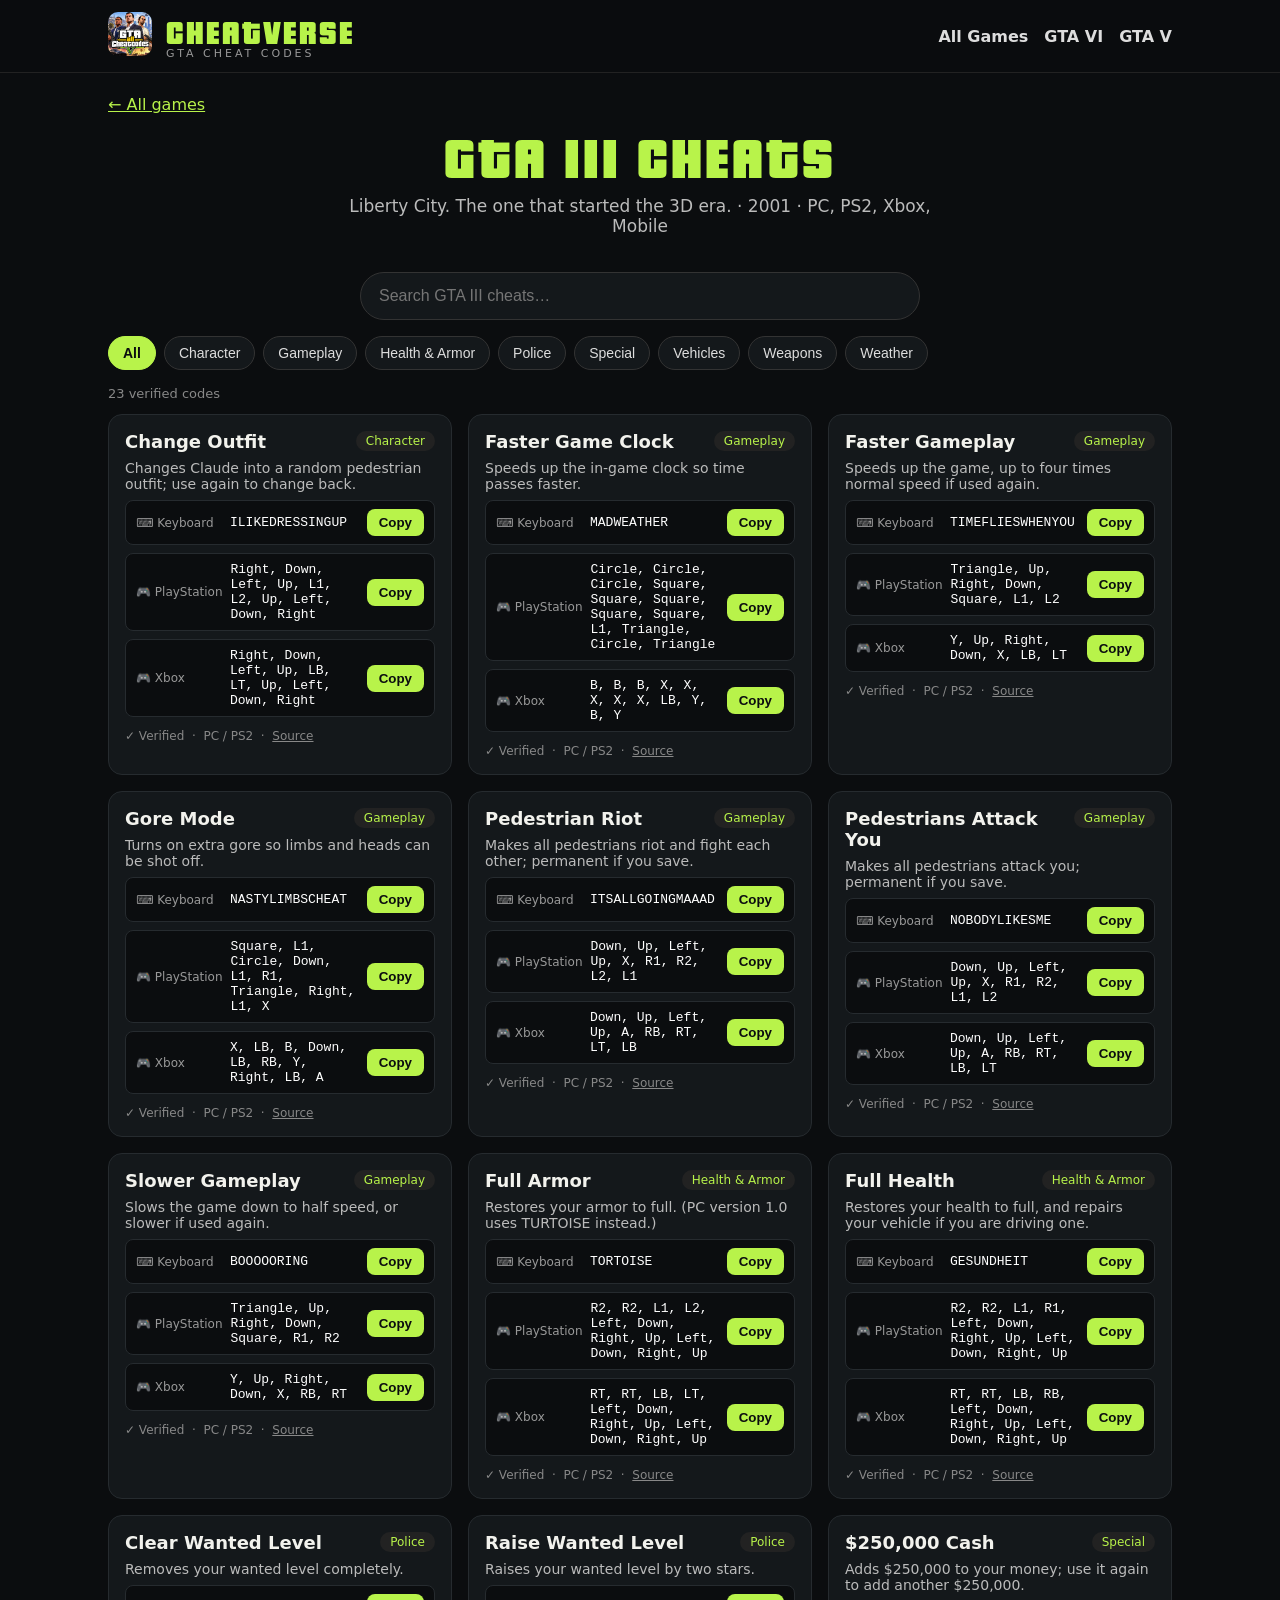
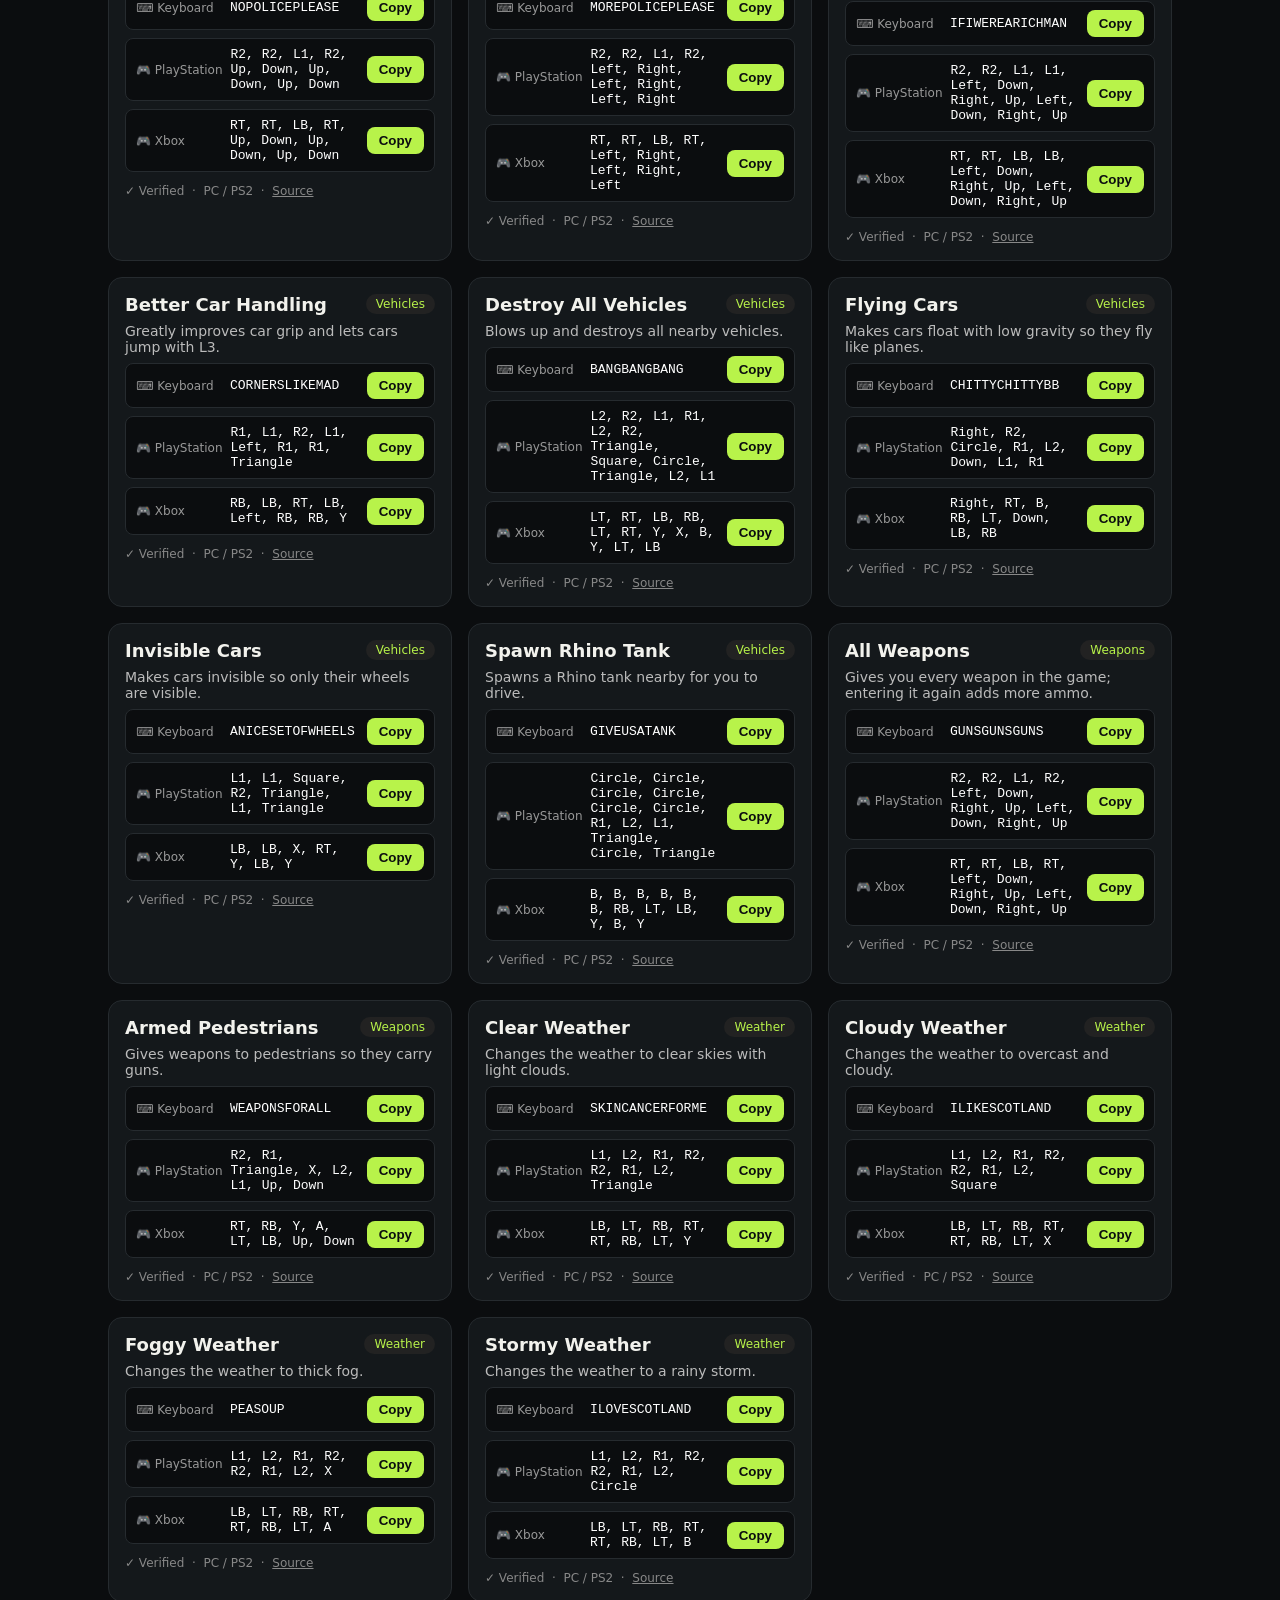
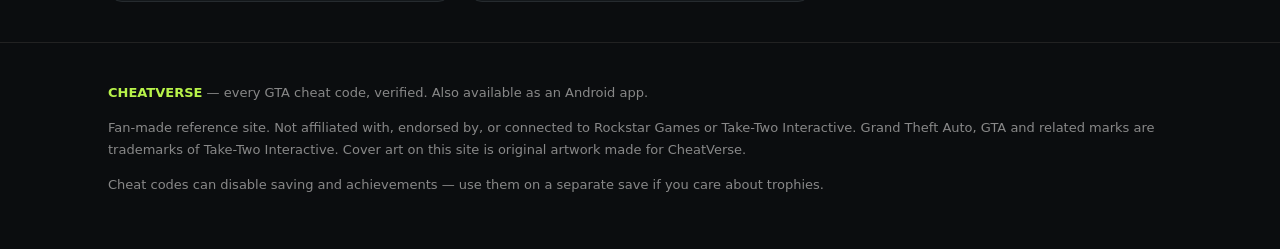
<file: games/gta-3.html>
<!DOCTYPE html>
<html lang="en"><head><meta charset="utf-8">
<meta name="viewport" content="width=device-width, initial-scale=1">
<title>GTA III Cheat Codes — CheatVerse</title><meta name="description" content="All 23 verified GTA III cheat codes — PC keyboard, PlayStation, Xbox, D-pad and phone cheats. Liberty City. The one that started the 3D era.">
<link rel="canonical" href="https://khizar-al-dev.github.io/cheatverse/games/gta-3.html">
<meta property="og:title" content="GTA III Cheat Codes — CheatVerse"><meta property="og:description" content="All 23 verified GTA III cheat codes — PC keyboard, PlayStation, Xbox, D-pad and phone cheats. Liberty City. The one that started the 3D era.">
<meta property="og:type" content="website"><meta property="og:image" content="https://khizar-al-dev.github.io/cheatverse/assets/images/covers/gta-3.webp">
<link rel="stylesheet" href="../style.css"></head>
<body><header class="site"><div class="wrap">
<a href="../index.html"><img class="logo" src="../assets/images/logo.png" alt="CheatVerse logo"></a>
<a class="brand" href="../index.html">CHEATVERSE<small>GTA CHEAT CODES</small></a>
<nav><a href="../index.html">All Games</a><a href="../games/gta-6.html">GTA VI</a><a href="../games/gta-5.html">GTA V</a></nav>
</div></header><main class="wrap">
<p style="margin:22px 0 0"><a href="../index.html">← All games</a></p>
<section class="hero" style="padding-top:10px"><h1 style="font-size:clamp(34px,6vw,60px)">GTA III CHEATS</h1>
<p>Liberty City. The one that started the 3D era. · 2001 · PC, PS2, Xbox, Mobile</p></section>

<input id="q" class="search" type="search" placeholder="Search GTA III cheats…" aria-label="Search cheats">
<div class="cats"><button class="active" data-cat="all">All</button><button data-cat="character">Character</button><button data-cat="gameplay">Gameplay</button><button data-cat="health_armor">Health &amp; Armor</button><button data-cat="police">Police</button><button data-cat="special">Special</button><button data-cat="vehicles">Vehicles</button><button data-cat="weapons">Weapons</button><button data-cat="weather">Weather</button></div>
<p style="color:#888;font-size:13px"><span id="n">23</span> verified codes</p>
<section class="cards"><article class="card" data-name="change outfit" data-cat="character">
  <div class="card-head"><h3>Change Outfit</h3><span class="chip">Character</span></div>
  <p class="desc">Changes Claude into a random pedestrian outfit; use again to change back.</p>
  
  <div class="codes"><div class="code-row"><span class="code-label">⌨️ Keyboard</span><code>ILIKEDRESSINGUP</code><button class="copy" data-copy="ILIKEDRESSINGUP" type="button">Copy</button></div><div class="code-row"><span class="code-label">🎮 PlayStation</span><code>Right, Down, Left, Up, L1, L2, Up, Left, Down, Right</code><button class="copy" data-copy="Right, Down, Left, Up, L1, L2, Up, Left, Down, Right" type="button">Copy</button></div><div class="code-row"><span class="code-label">🎮 Xbox</span><code>Right, Down, Left, Up, LB, LT, Up, Left, Down, Right</code><button class="copy" data-copy="Right, Down, Left, Up, LB, LT, Up, Left, Down, Right" type="button">Copy</button></div></div>
  <p class="meta">✓ Verified &nbsp;·&nbsp; PC / PS2 &nbsp;·&nbsp; <a href="https://gta.fandom.com/wiki/Cheats_in_GTA_III" target="_blank" rel="noopener">Source</a></p>
</article><article class="card" data-name="faster game clock" data-cat="gameplay">
  <div class="card-head"><h3>Faster Game Clock</h3><span class="chip">Gameplay</span></div>
  <p class="desc">Speeds up the in-game clock so time passes faster.</p>
  
  <div class="codes"><div class="code-row"><span class="code-label">⌨️ Keyboard</span><code>MADWEATHER</code><button class="copy" data-copy="MADWEATHER" type="button">Copy</button></div><div class="code-row"><span class="code-label">🎮 PlayStation</span><code>Circle, Circle, Circle, Square, Square, Square, Square, Square, L1, Triangle, Circle, Triangle</code><button class="copy" data-copy="Circle, Circle, Circle, Square, Square, Square, Square, Square, L1, Triangle, Circle, Triangle" type="button">Copy</button></div><div class="code-row"><span class="code-label">🎮 Xbox</span><code>B, B, B, X, X, X, X, X, LB, Y, B, Y</code><button class="copy" data-copy="B, B, B, X, X, X, X, X, LB, Y, B, Y" type="button">Copy</button></div></div>
  <p class="meta">✓ Verified &nbsp;·&nbsp; PC / PS2 &nbsp;·&nbsp; <a href="https://gta.fandom.com/wiki/Cheats_in_GTA_III" target="_blank" rel="noopener">Source</a></p>
</article><article class="card" data-name="faster gameplay" data-cat="gameplay">
  <div class="card-head"><h3>Faster Gameplay</h3><span class="chip">Gameplay</span></div>
  <p class="desc">Speeds up the game, up to four times normal speed if used again.</p>
  
  <div class="codes"><div class="code-row"><span class="code-label">⌨️ Keyboard</span><code>TIMEFLIESWHENYOU</code><button class="copy" data-copy="TIMEFLIESWHENYOU" type="button">Copy</button></div><div class="code-row"><span class="code-label">🎮 PlayStation</span><code>Triangle, Up, Right, Down, Square, L1, L2</code><button class="copy" data-copy="Triangle, Up, Right, Down, Square, L1, L2" type="button">Copy</button></div><div class="code-row"><span class="code-label">🎮 Xbox</span><code>Y, Up, Right, Down, X, LB, LT</code><button class="copy" data-copy="Y, Up, Right, Down, X, LB, LT" type="button">Copy</button></div></div>
  <p class="meta">✓ Verified &nbsp;·&nbsp; PC / PS2 &nbsp;·&nbsp; <a href="https://gta.fandom.com/wiki/Cheats_in_GTA_III" target="_blank" rel="noopener">Source</a></p>
</article><article class="card" data-name="gore mode" data-cat="gameplay">
  <div class="card-head"><h3>Gore Mode</h3><span class="chip">Gameplay</span></div>
  <p class="desc">Turns on extra gore so limbs and heads can be shot off.</p>
  
  <div class="codes"><div class="code-row"><span class="code-label">⌨️ Keyboard</span><code>NASTYLIMBSCHEAT</code><button class="copy" data-copy="NASTYLIMBSCHEAT" type="button">Copy</button></div><div class="code-row"><span class="code-label">🎮 PlayStation</span><code>Square, L1, Circle, Down, L1, R1, Triangle, Right, L1, X</code><button class="copy" data-copy="Square, L1, Circle, Down, L1, R1, Triangle, Right, L1, X" type="button">Copy</button></div><div class="code-row"><span class="code-label">🎮 Xbox</span><code>X, LB, B, Down, LB, RB, Y, Right, LB, A</code><button class="copy" data-copy="X, LB, B, Down, LB, RB, Y, Right, LB, A" type="button">Copy</button></div></div>
  <p class="meta">✓ Verified &nbsp;·&nbsp; PC / PS2 &nbsp;·&nbsp; <a href="https://gta.fandom.com/wiki/Cheats_in_GTA_III" target="_blank" rel="noopener">Source</a></p>
</article><article class="card" data-name="pedestrian riot" data-cat="gameplay">
  <div class="card-head"><h3>Pedestrian Riot</h3><span class="chip">Gameplay</span></div>
  <p class="desc">Makes all pedestrians riot and fight each other; permanent if you save.</p>
  
  <div class="codes"><div class="code-row"><span class="code-label">⌨️ Keyboard</span><code>ITSALLGOINGMAAAD</code><button class="copy" data-copy="ITSALLGOINGMAAAD" type="button">Copy</button></div><div class="code-row"><span class="code-label">🎮 PlayStation</span><code>Down, Up, Left, Up, X, R1, R2, L2, L1</code><button class="copy" data-copy="Down, Up, Left, Up, X, R1, R2, L2, L1" type="button">Copy</button></div><div class="code-row"><span class="code-label">🎮 Xbox</span><code>Down, Up, Left, Up, A, RB, RT, LT, LB</code><button class="copy" data-copy="Down, Up, Left, Up, A, RB, RT, LT, LB" type="button">Copy</button></div></div>
  <p class="meta">✓ Verified &nbsp;·&nbsp; PC / PS2 &nbsp;·&nbsp; <a href="https://gta.fandom.com/wiki/Cheats_in_GTA_III" target="_blank" rel="noopener">Source</a></p>
</article><article class="card" data-name="pedestrians attack you" data-cat="gameplay">
  <div class="card-head"><h3>Pedestrians Attack You</h3><span class="chip">Gameplay</span></div>
  <p class="desc">Makes all pedestrians attack you; permanent if you save.</p>
  
  <div class="codes"><div class="code-row"><span class="code-label">⌨️ Keyboard</span><code>NOBODYLIKESME</code><button class="copy" data-copy="NOBODYLIKESME" type="button">Copy</button></div><div class="code-row"><span class="code-label">🎮 PlayStation</span><code>Down, Up, Left, Up, X, R1, R2, L1, L2</code><button class="copy" data-copy="Down, Up, Left, Up, X, R1, R2, L1, L2" type="button">Copy</button></div><div class="code-row"><span class="code-label">🎮 Xbox</span><code>Down, Up, Left, Up, A, RB, RT, LB, LT</code><button class="copy" data-copy="Down, Up, Left, Up, A, RB, RT, LB, LT" type="button">Copy</button></div></div>
  <p class="meta">✓ Verified &nbsp;·&nbsp; PC / PS2 &nbsp;·&nbsp; <a href="https://gta.fandom.com/wiki/Cheats_in_GTA_III" target="_blank" rel="noopener">Source</a></p>
</article><article class="card" data-name="slower gameplay" data-cat="gameplay">
  <div class="card-head"><h3>Slower Gameplay</h3><span class="chip">Gameplay</span></div>
  <p class="desc">Slows the game down to half speed, or slower if used again.</p>
  
  <div class="codes"><div class="code-row"><span class="code-label">⌨️ Keyboard</span><code>BOOOOORING</code><button class="copy" data-copy="BOOOOORING" type="button">Copy</button></div><div class="code-row"><span class="code-label">🎮 PlayStation</span><code>Triangle, Up, Right, Down, Square, R1, R2</code><button class="copy" data-copy="Triangle, Up, Right, Down, Square, R1, R2" type="button">Copy</button></div><div class="code-row"><span class="code-label">🎮 Xbox</span><code>Y, Up, Right, Down, X, RB, RT</code><button class="copy" data-copy="Y, Up, Right, Down, X, RB, RT" type="button">Copy</button></div></div>
  <p class="meta">✓ Verified &nbsp;·&nbsp; PC / PS2 &nbsp;·&nbsp; <a href="https://gta.fandom.com/wiki/Cheats_in_GTA_III" target="_blank" rel="noopener">Source</a></p>
</article><article class="card" data-name="full armor" data-cat="health_armor">
  <div class="card-head"><h3>Full Armor</h3><span class="chip">Health &amp; Armor</span></div>
  <p class="desc">Restores your armor to full. (PC version 1.0 uses TURTOISE instead.)</p>
  
  <div class="codes"><div class="code-row"><span class="code-label">⌨️ Keyboard</span><code>TORTOISE</code><button class="copy" data-copy="TORTOISE" type="button">Copy</button></div><div class="code-row"><span class="code-label">🎮 PlayStation</span><code>R2, R2, L1, L2, Left, Down, Right, Up, Left, Down, Right, Up</code><button class="copy" data-copy="R2, R2, L1, L2, Left, Down, Right, Up, Left, Down, Right, Up" type="button">Copy</button></div><div class="code-row"><span class="code-label">🎮 Xbox</span><code>RT, RT, LB, LT, Left, Down, Right, Up, Left, Down, Right, Up</code><button class="copy" data-copy="RT, RT, LB, LT, Left, Down, Right, Up, Left, Down, Right, Up" type="button">Copy</button></div></div>
  <p class="meta">✓ Verified &nbsp;·&nbsp; PC / PS2 &nbsp;·&nbsp; <a href="https://gta.fandom.com/wiki/Cheats_in_GTA_III" target="_blank" rel="noopener">Source</a></p>
</article><article class="card" data-name="full health" data-cat="health_armor">
  <div class="card-head"><h3>Full Health</h3><span class="chip">Health &amp; Armor</span></div>
  <p class="desc">Restores your health to full, and repairs your vehicle if you are driving one.</p>
  
  <div class="codes"><div class="code-row"><span class="code-label">⌨️ Keyboard</span><code>GESUNDHEIT</code><button class="copy" data-copy="GESUNDHEIT" type="button">Copy</button></div><div class="code-row"><span class="code-label">🎮 PlayStation</span><code>R2, R2, L1, R1, Left, Down, Right, Up, Left, Down, Right, Up</code><button class="copy" data-copy="R2, R2, L1, R1, Left, Down, Right, Up, Left, Down, Right, Up" type="button">Copy</button></div><div class="code-row"><span class="code-label">🎮 Xbox</span><code>RT, RT, LB, RB, Left, Down, Right, Up, Left, Down, Right, Up</code><button class="copy" data-copy="RT, RT, LB, RB, Left, Down, Right, Up, Left, Down, Right, Up" type="button">Copy</button></div></div>
  <p class="meta">✓ Verified &nbsp;·&nbsp; PC / PS2 &nbsp;·&nbsp; <a href="https://gta.fandom.com/wiki/Cheats_in_GTA_III" target="_blank" rel="noopener">Source</a></p>
</article><article class="card" data-name="clear wanted level" data-cat="police">
  <div class="card-head"><h3>Clear Wanted Level</h3><span class="chip">Police</span></div>
  <p class="desc">Removes your wanted level completely.</p>
  
  <div class="codes"><div class="code-row"><span class="code-label">⌨️ Keyboard</span><code>NOPOLICEPLEASE</code><button class="copy" data-copy="NOPOLICEPLEASE" type="button">Copy</button></div><div class="code-row"><span class="code-label">🎮 PlayStation</span><code>R2, R2, L1, R2, Up, Down, Up, Down, Up, Down</code><button class="copy" data-copy="R2, R2, L1, R2, Up, Down, Up, Down, Up, Down" type="button">Copy</button></div><div class="code-row"><span class="code-label">🎮 Xbox</span><code>RT, RT, LB, RT, Up, Down, Up, Down, Up, Down</code><button class="copy" data-copy="RT, RT, LB, RT, Up, Down, Up, Down, Up, Down" type="button">Copy</button></div></div>
  <p class="meta">✓ Verified &nbsp;·&nbsp; PC / PS2 &nbsp;·&nbsp; <a href="https://gta.fandom.com/wiki/Cheats_in_GTA_III" target="_blank" rel="noopener">Source</a></p>
</article><article class="card" data-name="raise wanted level" data-cat="police">
  <div class="card-head"><h3>Raise Wanted Level</h3><span class="chip">Police</span></div>
  <p class="desc">Raises your wanted level by two stars.</p>
  
  <div class="codes"><div class="code-row"><span class="code-label">⌨️ Keyboard</span><code>MOREPOLICEPLEASE</code><button class="copy" data-copy="MOREPOLICEPLEASE" type="button">Copy</button></div><div class="code-row"><span class="code-label">🎮 PlayStation</span><code>R2, R2, L1, R2, Left, Right, Left, Right, Left, Right</code><button class="copy" data-copy="R2, R2, L1, R2, Left, Right, Left, Right, Left, Right" type="button">Copy</button></div><div class="code-row"><span class="code-label">🎮 Xbox</span><code>RT, RT, LB, RT, Left, Right, Left, Right, Left</code><button class="copy" data-copy="RT, RT, LB, RT, Left, Right, Left, Right, Left" type="button">Copy</button></div></div>
  <p class="meta">✓ Verified &nbsp;·&nbsp; PC / PS2 &nbsp;·&nbsp; <a href="https://gta.fandom.com/wiki/Cheats_in_GTA_III" target="_blank" rel="noopener">Source</a></p>
</article><article class="card" data-name="$250,000 cash" data-cat="special">
  <div class="card-head"><h3>$250,000 Cash</h3><span class="chip">Special</span></div>
  <p class="desc">Adds $250,000 to your money; use it again to add another $250,000.</p>
  
  <div class="codes"><div class="code-row"><span class="code-label">⌨️ Keyboard</span><code>IFIWEREARICHMAN</code><button class="copy" data-copy="IFIWEREARICHMAN" type="button">Copy</button></div><div class="code-row"><span class="code-label">🎮 PlayStation</span><code>R2, R2, L1, L1, Left, Down, Right, Up, Left, Down, Right, Up</code><button class="copy" data-copy="R2, R2, L1, L1, Left, Down, Right, Up, Left, Down, Right, Up" type="button">Copy</button></div><div class="code-row"><span class="code-label">🎮 Xbox</span><code>RT, RT, LB, LB, Left, Down, Right, Up, Left, Down, Right, Up</code><button class="copy" data-copy="RT, RT, LB, LB, Left, Down, Right, Up, Left, Down, Right, Up" type="button">Copy</button></div></div>
  <p class="meta">✓ Verified &nbsp;·&nbsp; PC / PS2 &nbsp;·&nbsp; <a href="https://gta.fandom.com/wiki/Cheats_in_GTA_III" target="_blank" rel="noopener">Source</a></p>
</article><article class="card" data-name="better car handling" data-cat="vehicles">
  <div class="card-head"><h3>Better Car Handling</h3><span class="chip">Vehicles</span></div>
  <p class="desc">Greatly improves car grip and lets cars jump with L3.</p>
  
  <div class="codes"><div class="code-row"><span class="code-label">⌨️ Keyboard</span><code>CORNERSLIKEMAD</code><button class="copy" data-copy="CORNERSLIKEMAD" type="button">Copy</button></div><div class="code-row"><span class="code-label">🎮 PlayStation</span><code>R1, L1, R2, L1, Left, R1, R1, Triangle</code><button class="copy" data-copy="R1, L1, R2, L1, Left, R1, R1, Triangle" type="button">Copy</button></div><div class="code-row"><span class="code-label">🎮 Xbox</span><code>RB, LB, RT, LB, Left, RB, RB, Y</code><button class="copy" data-copy="RB, LB, RT, LB, Left, RB, RB, Y" type="button">Copy</button></div></div>
  <p class="meta">✓ Verified &nbsp;·&nbsp; PC / PS2 &nbsp;·&nbsp; <a href="https://gta.fandom.com/wiki/Cheats_in_GTA_III" target="_blank" rel="noopener">Source</a></p>
</article><article class="card" data-name="destroy all vehicles" data-cat="vehicles">
  <div class="card-head"><h3>Destroy All Vehicles</h3><span class="chip">Vehicles</span></div>
  <p class="desc">Blows up and destroys all nearby vehicles.</p>
  
  <div class="codes"><div class="code-row"><span class="code-label">⌨️ Keyboard</span><code>BANGBANGBANG</code><button class="copy" data-copy="BANGBANGBANG" type="button">Copy</button></div><div class="code-row"><span class="code-label">🎮 PlayStation</span><code>L2, R2, L1, R1, L2, R2, Triangle, Square, Circle, Triangle, L2, L1</code><button class="copy" data-copy="L2, R2, L1, R1, L2, R2, Triangle, Square, Circle, Triangle, L2, L1" type="button">Copy</button></div><div class="code-row"><span class="code-label">🎮 Xbox</span><code>LT, RT, LB, RB, LT, RT, Y, X, B, Y, LT, LB</code><button class="copy" data-copy="LT, RT, LB, RB, LT, RT, Y, X, B, Y, LT, LB" type="button">Copy</button></div></div>
  <p class="meta">✓ Verified &nbsp;·&nbsp; PC / PS2 &nbsp;·&nbsp; <a href="https://gta.fandom.com/wiki/Cheats_in_GTA_III" target="_blank" rel="noopener">Source</a></p>
</article><article class="card" data-name="flying cars" data-cat="vehicles">
  <div class="card-head"><h3>Flying Cars</h3><span class="chip">Vehicles</span></div>
  <p class="desc">Makes cars float with low gravity so they fly like planes.</p>
  
  <div class="codes"><div class="code-row"><span class="code-label">⌨️ Keyboard</span><code>CHITTYCHITTYBB</code><button class="copy" data-copy="CHITTYCHITTYBB" type="button">Copy</button></div><div class="code-row"><span class="code-label">🎮 PlayStation</span><code>Right, R2, Circle, R1, L2, Down, L1, R1</code><button class="copy" data-copy="Right, R2, Circle, R1, L2, Down, L1, R1" type="button">Copy</button></div><div class="code-row"><span class="code-label">🎮 Xbox</span><code>Right, RT, B, RB, LT, Down, LB, RB</code><button class="copy" data-copy="Right, RT, B, RB, LT, Down, LB, RB" type="button">Copy</button></div></div>
  <p class="meta">✓ Verified &nbsp;·&nbsp; PC / PS2 &nbsp;·&nbsp; <a href="https://gta.fandom.com/wiki/Cheats_in_GTA_III" target="_blank" rel="noopener">Source</a></p>
</article><article class="card" data-name="invisible cars" data-cat="vehicles">
  <div class="card-head"><h3>Invisible Cars</h3><span class="chip">Vehicles</span></div>
  <p class="desc">Makes cars invisible so only their wheels are visible.</p>
  
  <div class="codes"><div class="code-row"><span class="code-label">⌨️ Keyboard</span><code>ANICESETOFWHEELS</code><button class="copy" data-copy="ANICESETOFWHEELS" type="button">Copy</button></div><div class="code-row"><span class="code-label">🎮 PlayStation</span><code>L1, L1, Square, R2, Triangle, L1, Triangle</code><button class="copy" data-copy="L1, L1, Square, R2, Triangle, L1, Triangle" type="button">Copy</button></div><div class="code-row"><span class="code-label">🎮 Xbox</span><code>LB, LB, X, RT, Y, LB, Y</code><button class="copy" data-copy="LB, LB, X, RT, Y, LB, Y" type="button">Copy</button></div></div>
  <p class="meta">✓ Verified &nbsp;·&nbsp; PC / PS2 &nbsp;·&nbsp; <a href="https://gta.fandom.com/wiki/Cheats_in_GTA_III" target="_blank" rel="noopener">Source</a></p>
</article><article class="card" data-name="spawn rhino tank" data-cat="vehicles">
  <div class="card-head"><h3>Spawn Rhino Tank</h3><span class="chip">Vehicles</span></div>
  <p class="desc">Spawns a Rhino tank nearby for you to drive.</p>
  
  <div class="codes"><div class="code-row"><span class="code-label">⌨️ Keyboard</span><code>GIVEUSATANK</code><button class="copy" data-copy="GIVEUSATANK" type="button">Copy</button></div><div class="code-row"><span class="code-label">🎮 PlayStation</span><code>Circle, Circle, Circle, Circle, Circle, Circle, R1, L2, L1, Triangle, Circle, Triangle</code><button class="copy" data-copy="Circle, Circle, Circle, Circle, Circle, Circle, R1, L2, L1, Triangle, Circle, Triangle" type="button">Copy</button></div><div class="code-row"><span class="code-label">🎮 Xbox</span><code>B, B, B, B, B, B, RB, LT, LB, Y, B, Y</code><button class="copy" data-copy="B, B, B, B, B, B, RB, LT, LB, Y, B, Y" type="button">Copy</button></div></div>
  <p class="meta">✓ Verified &nbsp;·&nbsp; PC / PS2 &nbsp;·&nbsp; <a href="https://gta.fandom.com/wiki/Cheats_in_GTA_III" target="_blank" rel="noopener">Source</a></p>
</article><article class="card" data-name="all weapons" data-cat="weapons">
  <div class="card-head"><h3>All Weapons</h3><span class="chip">Weapons</span></div>
  <p class="desc">Gives you every weapon in the game; entering it again adds more ammo.</p>
  
  <div class="codes"><div class="code-row"><span class="code-label">⌨️ Keyboard</span><code>GUNSGUNSGUNS</code><button class="copy" data-copy="GUNSGUNSGUNS" type="button">Copy</button></div><div class="code-row"><span class="code-label">🎮 PlayStation</span><code>R2, R2, L1, R2, Left, Down, Right, Up, Left, Down, Right, Up</code><button class="copy" data-copy="R2, R2, L1, R2, Left, Down, Right, Up, Left, Down, Right, Up" type="button">Copy</button></div><div class="code-row"><span class="code-label">🎮 Xbox</span><code>RT, RT, LB, RT, Left, Down, Right, Up, Left, Down, Right, Up</code><button class="copy" data-copy="RT, RT, LB, RT, Left, Down, Right, Up, Left, Down, Right, Up" type="button">Copy</button></div></div>
  <p class="meta">✓ Verified &nbsp;·&nbsp; PC / PS2 &nbsp;·&nbsp; <a href="https://gta.fandom.com/wiki/Cheats_in_GTA_III" target="_blank" rel="noopener">Source</a></p>
</article><article class="card" data-name="armed pedestrians" data-cat="weapons">
  <div class="card-head"><h3>Armed Pedestrians</h3><span class="chip">Weapons</span></div>
  <p class="desc">Gives weapons to pedestrians so they carry guns.</p>
  
  <div class="codes"><div class="code-row"><span class="code-label">⌨️ Keyboard</span><code>WEAPONSFORALL</code><button class="copy" data-copy="WEAPONSFORALL" type="button">Copy</button></div><div class="code-row"><span class="code-label">🎮 PlayStation</span><code>R2, R1, Triangle, X, L2, L1, Up, Down</code><button class="copy" data-copy="R2, R1, Triangle, X, L2, L1, Up, Down" type="button">Copy</button></div><div class="code-row"><span class="code-label">🎮 Xbox</span><code>RT, RB, Y, A, LT, LB, Up, Down</code><button class="copy" data-copy="RT, RB, Y, A, LT, LB, Up, Down" type="button">Copy</button></div></div>
  <p class="meta">✓ Verified &nbsp;·&nbsp; PC / PS2 &nbsp;·&nbsp; <a href="https://gta.fandom.com/wiki/Cheats_in_GTA_III" target="_blank" rel="noopener">Source</a></p>
</article><article class="card" data-name="clear weather" data-cat="weather">
  <div class="card-head"><h3>Clear Weather</h3><span class="chip">Weather</span></div>
  <p class="desc">Changes the weather to clear skies with light clouds.</p>
  
  <div class="codes"><div class="code-row"><span class="code-label">⌨️ Keyboard</span><code>SKINCANCERFORME</code><button class="copy" data-copy="SKINCANCERFORME" type="button">Copy</button></div><div class="code-row"><span class="code-label">🎮 PlayStation</span><code>L1, L2, R1, R2, R2, R1, L2, Triangle</code><button class="copy" data-copy="L1, L2, R1, R2, R2, R1, L2, Triangle" type="button">Copy</button></div><div class="code-row"><span class="code-label">🎮 Xbox</span><code>LB, LT, RB, RT, RT, RB, LT, Y</code><button class="copy" data-copy="LB, LT, RB, RT, RT, RB, LT, Y" type="button">Copy</button></div></div>
  <p class="meta">✓ Verified &nbsp;·&nbsp; PC / PS2 &nbsp;·&nbsp; <a href="https://gta.fandom.com/wiki/Cheats_in_GTA_III" target="_blank" rel="noopener">Source</a></p>
</article><article class="card" data-name="cloudy weather" data-cat="weather">
  <div class="card-head"><h3>Cloudy Weather</h3><span class="chip">Weather</span></div>
  <p class="desc">Changes the weather to overcast and cloudy.</p>
  
  <div class="codes"><div class="code-row"><span class="code-label">⌨️ Keyboard</span><code>ILIKESCOTLAND</code><button class="copy" data-copy="ILIKESCOTLAND" type="button">Copy</button></div><div class="code-row"><span class="code-label">🎮 PlayStation</span><code>L1, L2, R1, R2, R2, R1, L2, Square</code><button class="copy" data-copy="L1, L2, R1, R2, R2, R1, L2, Square" type="button">Copy</button></div><div class="code-row"><span class="code-label">🎮 Xbox</span><code>LB, LT, RB, RT, RT, RB, LT, X</code><button class="copy" data-copy="LB, LT, RB, RT, RT, RB, LT, X" type="button">Copy</button></div></div>
  <p class="meta">✓ Verified &nbsp;·&nbsp; PC / PS2 &nbsp;·&nbsp; <a href="https://gta.fandom.com/wiki/Cheats_in_GTA_III" target="_blank" rel="noopener">Source</a></p>
</article><article class="card" data-name="foggy weather" data-cat="weather">
  <div class="card-head"><h3>Foggy Weather</h3><span class="chip">Weather</span></div>
  <p class="desc">Changes the weather to thick fog.</p>
  
  <div class="codes"><div class="code-row"><span class="code-label">⌨️ Keyboard</span><code>PEASOUP</code><button class="copy" data-copy="PEASOUP" type="button">Copy</button></div><div class="code-row"><span class="code-label">🎮 PlayStation</span><code>L1, L2, R1, R2, R2, R1, L2, X</code><button class="copy" data-copy="L1, L2, R1, R2, R2, R1, L2, X" type="button">Copy</button></div><div class="code-row"><span class="code-label">🎮 Xbox</span><code>LB, LT, RB, RT, RT, RB, LT, A</code><button class="copy" data-copy="LB, LT, RB, RT, RT, RB, LT, A" type="button">Copy</button></div></div>
  <p class="meta">✓ Verified &nbsp;·&nbsp; PC / PS2 &nbsp;·&nbsp; <a href="https://gta.fandom.com/wiki/Cheats_in_GTA_III" target="_blank" rel="noopener">Source</a></p>
</article><article class="card" data-name="stormy weather" data-cat="weather">
  <div class="card-head"><h3>Stormy Weather</h3><span class="chip">Weather</span></div>
  <p class="desc">Changes the weather to a rainy storm.</p>
  
  <div class="codes"><div class="code-row"><span class="code-label">⌨️ Keyboard</span><code>ILOVESCOTLAND</code><button class="copy" data-copy="ILOVESCOTLAND" type="button">Copy</button></div><div class="code-row"><span class="code-label">🎮 PlayStation</span><code>L1, L2, R1, R2, R2, R1, L2, Circle</code><button class="copy" data-copy="L1, L2, R1, R2, R2, R1, L2, Circle" type="button">Copy</button></div><div class="code-row"><span class="code-label">🎮 Xbox</span><code>LB, LT, RB, RT, RT, RB, LT, B</code><button class="copy" data-copy="LB, LT, RB, RT, RT, RB, LT, B" type="button">Copy</button></div></div>
  <p class="meta">✓ Verified &nbsp;·&nbsp; PC / PS2 &nbsp;·&nbsp; <a href="https://gta.fandom.com/wiki/Cheats_in_GTA_III" target="_blank" rel="noopener">Source</a></p>
</article></section>
<p class="empty">No cheats match that search.</p>
</main><footer><div class="wrap">
<p><b style="color:#B8F34A">CHEATVERSE</b> — every GTA cheat code, verified. Also available as an Android app.</p>
<p>Fan-made reference site. Not affiliated with, endorsed by, or connected to Rockstar Games or Take-Two Interactive. Grand Theft Auto, GTA and related marks are trademarks of Take-Two Interactive. Cover art on this site is original artwork made for CheatVerse.</p>
<p>Cheat codes can disable saving and achievements — use them on a separate save if you care about trophies.</p>
</div></footer><script src="../app.js"></script></body></html>
</file>
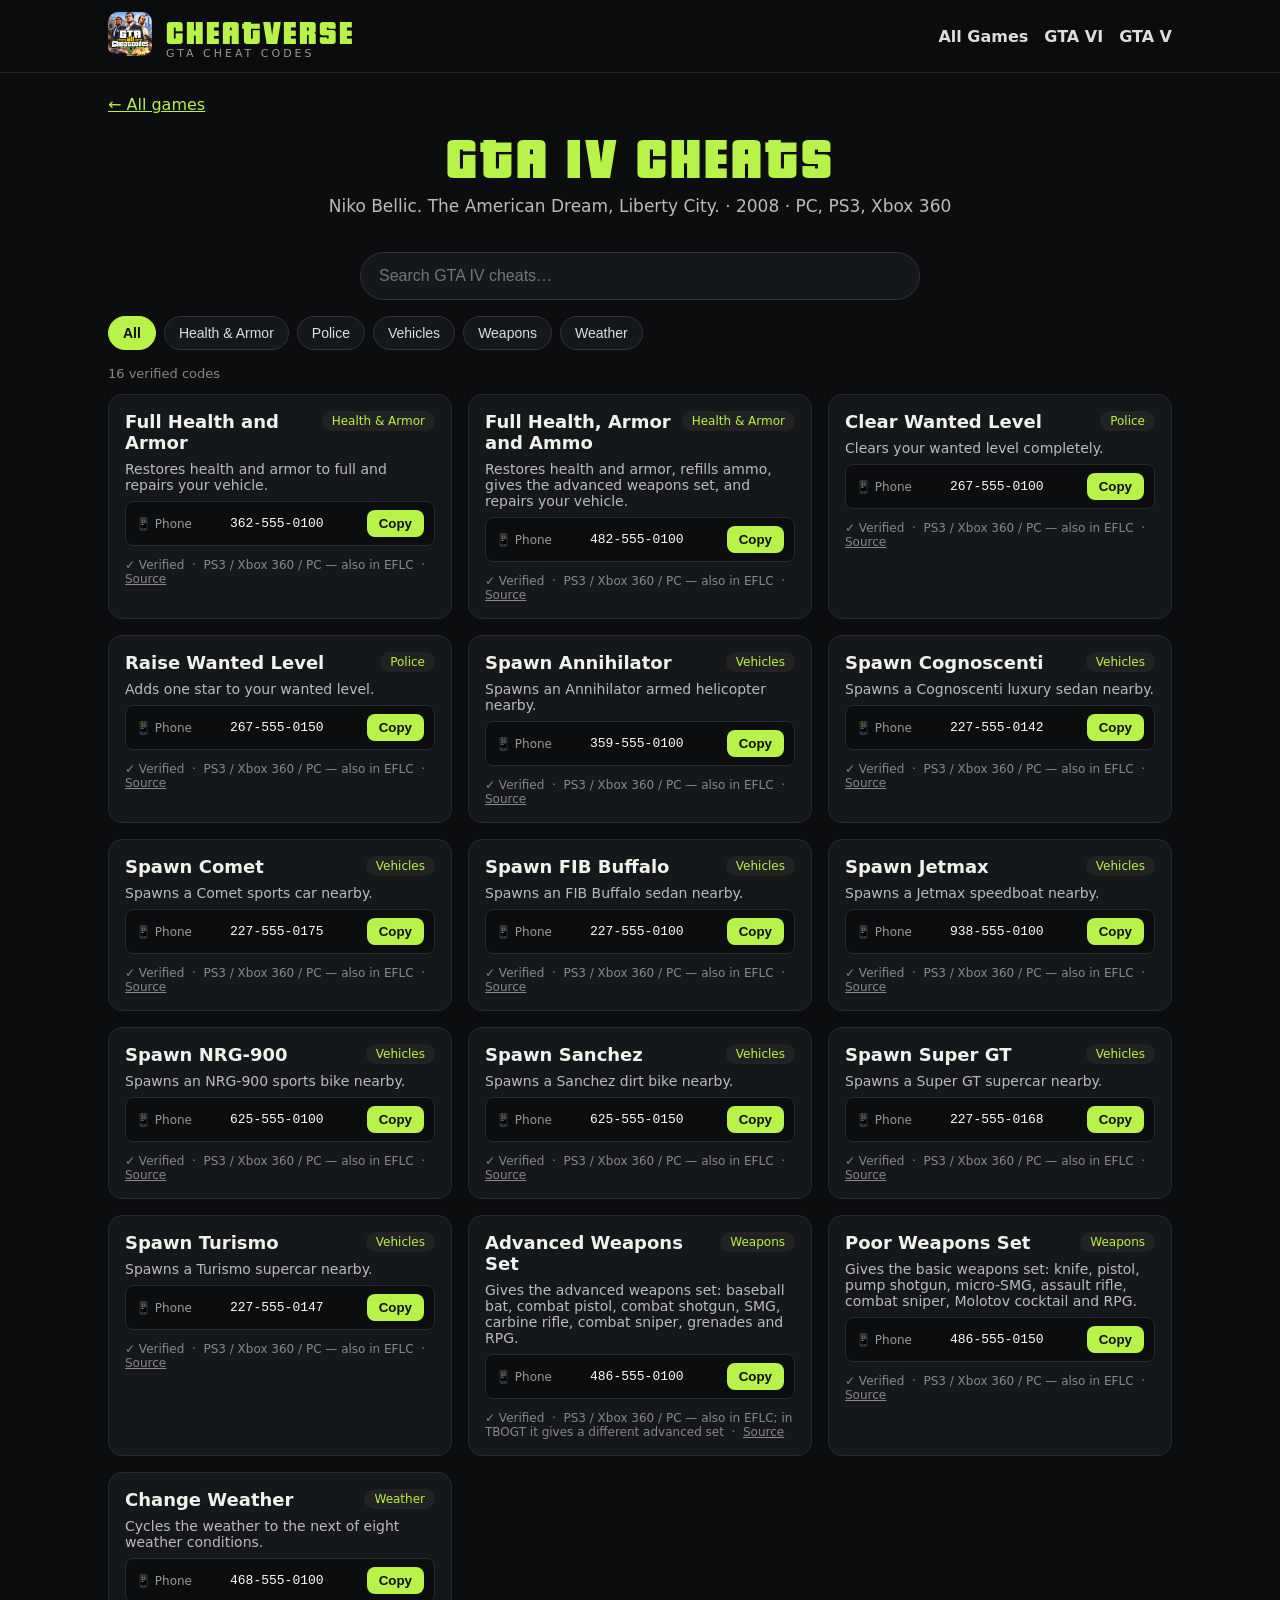
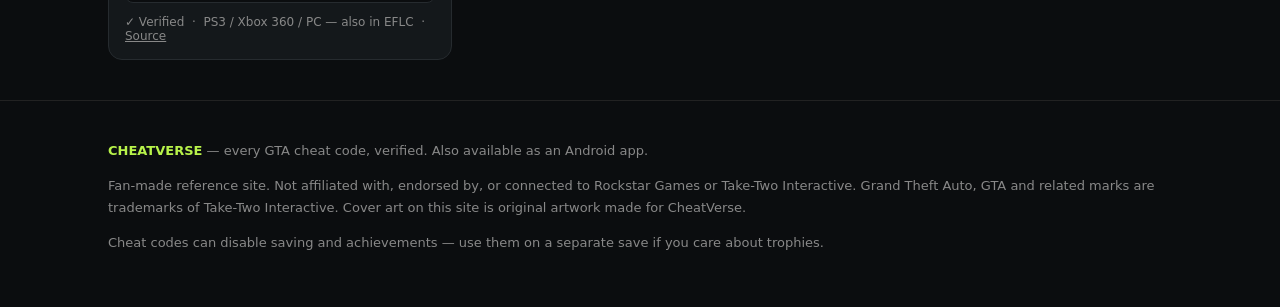
<file: games/gta-4.html>
<!DOCTYPE html>
<html lang="en"><head><meta charset="utf-8">
<meta name="viewport" content="width=device-width, initial-scale=1">
<title>GTA IV Cheat Codes — CheatVerse</title><meta name="description" content="All 16 verified GTA IV cheat codes — PC keyboard, PlayStation, Xbox, D-pad and phone cheats. Niko Bellic. The American Dream, Liberty City.">
<link rel="canonical" href="https://khizar-al-dev.github.io/cheatverse/games/gta-4.html">
<meta property="og:title" content="GTA IV Cheat Codes — CheatVerse"><meta property="og:description" content="All 16 verified GTA IV cheat codes — PC keyboard, PlayStation, Xbox, D-pad and phone cheats. Niko Bellic. The American Dream, Liberty City.">
<meta property="og:type" content="website"><meta property="og:image" content="https://khizar-al-dev.github.io/cheatverse/assets/images/covers/gta-4.webp">
<link rel="stylesheet" href="../style.css"></head>
<body><header class="site"><div class="wrap">
<a href="../index.html"><img class="logo" src="../assets/images/logo.png" alt="CheatVerse logo"></a>
<a class="brand" href="../index.html">CHEATVERSE<small>GTA CHEAT CODES</small></a>
<nav><a href="../index.html">All Games</a><a href="../games/gta-6.html">GTA VI</a><a href="../games/gta-5.html">GTA V</a></nav>
</div></header><main class="wrap">
<p style="margin:22px 0 0"><a href="../index.html">← All games</a></p>
<section class="hero" style="padding-top:10px"><h1 style="font-size:clamp(34px,6vw,60px)">GTA IV CHEATS</h1>
<p>Niko Bellic. The American Dream, Liberty City. · 2008 · PC, PS3, Xbox 360</p></section>

<input id="q" class="search" type="search" placeholder="Search GTA IV cheats…" aria-label="Search cheats">
<div class="cats"><button class="active" data-cat="all">All</button><button data-cat="health_armor">Health &amp; Armor</button><button data-cat="police">Police</button><button data-cat="vehicles">Vehicles</button><button data-cat="weapons">Weapons</button><button data-cat="weather">Weather</button></div>
<p style="color:#888;font-size:13px"><span id="n">16</span> verified codes</p>
<section class="cards"><article class="card" data-name="full health and armor" data-cat="health_armor">
  <div class="card-head"><h3>Full Health and Armor</h3><span class="chip">Health &amp; Armor</span></div>
  <p class="desc">Restores health and armor to full and repairs your vehicle.</p>
  
  <div class="codes"><div class="code-row"><span class="code-label">📱 Phone</span><code>362-555-0100</code><button class="copy" data-copy="362-555-0100" type="button">Copy</button></div></div>
  <p class="meta">✓ Verified &nbsp;·&nbsp; PS3 / Xbox 360 / PC — also in EFLC &nbsp;·&nbsp; <a href="https://gta.fandom.com/wiki/Cheats_in_GTA_IV" target="_blank" rel="noopener">Source</a></p>
</article><article class="card" data-name="full health, armor and ammo" data-cat="health_armor">
  <div class="card-head"><h3>Full Health, Armor and Ammo</h3><span class="chip">Health &amp; Armor</span></div>
  <p class="desc">Restores health and armor, refills ammo, gives the advanced weapons set, and repairs your vehicle.</p>
  
  <div class="codes"><div class="code-row"><span class="code-label">📱 Phone</span><code>482-555-0100</code><button class="copy" data-copy="482-555-0100" type="button">Copy</button></div></div>
  <p class="meta">✓ Verified &nbsp;·&nbsp; PS3 / Xbox 360 / PC — also in EFLC &nbsp;·&nbsp; <a href="https://gta.fandom.com/wiki/Cheats_in_GTA_IV" target="_blank" rel="noopener">Source</a></p>
</article><article class="card" data-name="clear wanted level" data-cat="police">
  <div class="card-head"><h3>Clear Wanted Level</h3><span class="chip">Police</span></div>
  <p class="desc">Clears your wanted level completely.</p>
  
  <div class="codes"><div class="code-row"><span class="code-label">📱 Phone</span><code>267-555-0100</code><button class="copy" data-copy="267-555-0100" type="button">Copy</button></div></div>
  <p class="meta">✓ Verified &nbsp;·&nbsp; PS3 / Xbox 360 / PC — also in EFLC &nbsp;·&nbsp; <a href="https://gta.fandom.com/wiki/Cheats_in_GTA_IV" target="_blank" rel="noopener">Source</a></p>
</article><article class="card" data-name="raise wanted level" data-cat="police">
  <div class="card-head"><h3>Raise Wanted Level</h3><span class="chip">Police</span></div>
  <p class="desc">Adds one star to your wanted level.</p>
  
  <div class="codes"><div class="code-row"><span class="code-label">📱 Phone</span><code>267-555-0150</code><button class="copy" data-copy="267-555-0150" type="button">Copy</button></div></div>
  <p class="meta">✓ Verified &nbsp;·&nbsp; PS3 / Xbox 360 / PC — also in EFLC &nbsp;·&nbsp; <a href="https://gta.fandom.com/wiki/Cheats_in_GTA_IV" target="_blank" rel="noopener">Source</a></p>
</article><article class="card" data-name="spawn annihilator" data-cat="vehicles">
  <div class="card-head"><h3>Spawn Annihilator</h3><span class="chip">Vehicles</span></div>
  <p class="desc">Spawns an Annihilator armed helicopter nearby.</p>
  
  <div class="codes"><div class="code-row"><span class="code-label">📱 Phone</span><code>359-555-0100</code><button class="copy" data-copy="359-555-0100" type="button">Copy</button></div></div>
  <p class="meta">✓ Verified &nbsp;·&nbsp; PS3 / Xbox 360 / PC — also in EFLC &nbsp;·&nbsp; <a href="https://gta.fandom.com/wiki/Cheats_in_GTA_IV" target="_blank" rel="noopener">Source</a></p>
</article><article class="card" data-name="spawn cognoscenti" data-cat="vehicles">
  <div class="card-head"><h3>Spawn Cognoscenti</h3><span class="chip">Vehicles</span></div>
  <p class="desc">Spawns a Cognoscenti luxury sedan nearby.</p>
  
  <div class="codes"><div class="code-row"><span class="code-label">📱 Phone</span><code>227-555-0142</code><button class="copy" data-copy="227-555-0142" type="button">Copy</button></div></div>
  <p class="meta">✓ Verified &nbsp;·&nbsp; PS3 / Xbox 360 / PC — also in EFLC &nbsp;·&nbsp; <a href="https://gta.fandom.com/wiki/Cheats_in_GTA_IV" target="_blank" rel="noopener">Source</a></p>
</article><article class="card" data-name="spawn comet" data-cat="vehicles">
  <div class="card-head"><h3>Spawn Comet</h3><span class="chip">Vehicles</span></div>
  <p class="desc">Spawns a Comet sports car nearby.</p>
  
  <div class="codes"><div class="code-row"><span class="code-label">📱 Phone</span><code>227-555-0175</code><button class="copy" data-copy="227-555-0175" type="button">Copy</button></div></div>
  <p class="meta">✓ Verified &nbsp;·&nbsp; PS3 / Xbox 360 / PC — also in EFLC &nbsp;·&nbsp; <a href="https://gta.fandom.com/wiki/Cheats_in_GTA_IV" target="_blank" rel="noopener">Source</a></p>
</article><article class="card" data-name="spawn fib buffalo" data-cat="vehicles">
  <div class="card-head"><h3>Spawn FIB Buffalo</h3><span class="chip">Vehicles</span></div>
  <p class="desc">Spawns an FIB Buffalo sedan nearby.</p>
  
  <div class="codes"><div class="code-row"><span class="code-label">📱 Phone</span><code>227-555-0100</code><button class="copy" data-copy="227-555-0100" type="button">Copy</button></div></div>
  <p class="meta">✓ Verified &nbsp;·&nbsp; PS3 / Xbox 360 / PC — also in EFLC &nbsp;·&nbsp; <a href="https://gta.fandom.com/wiki/Cheats_in_GTA_IV" target="_blank" rel="noopener">Source</a></p>
</article><article class="card" data-name="spawn jetmax" data-cat="vehicles">
  <div class="card-head"><h3>Spawn Jetmax</h3><span class="chip">Vehicles</span></div>
  <p class="desc">Spawns a Jetmax speedboat nearby.</p>
  
  <div class="codes"><div class="code-row"><span class="code-label">📱 Phone</span><code>938-555-0100</code><button class="copy" data-copy="938-555-0100" type="button">Copy</button></div></div>
  <p class="meta">✓ Verified &nbsp;·&nbsp; PS3 / Xbox 360 / PC — also in EFLC &nbsp;·&nbsp; <a href="https://gta.fandom.com/wiki/Cheats_in_GTA_IV" target="_blank" rel="noopener">Source</a></p>
</article><article class="card" data-name="spawn nrg-900" data-cat="vehicles">
  <div class="card-head"><h3>Spawn NRG-900</h3><span class="chip">Vehicles</span></div>
  <p class="desc">Spawns an NRG-900 sports bike nearby.</p>
  
  <div class="codes"><div class="code-row"><span class="code-label">📱 Phone</span><code>625-555-0100</code><button class="copy" data-copy="625-555-0100" type="button">Copy</button></div></div>
  <p class="meta">✓ Verified &nbsp;·&nbsp; PS3 / Xbox 360 / PC — also in EFLC &nbsp;·&nbsp; <a href="https://gta.fandom.com/wiki/Cheats_in_GTA_IV" target="_blank" rel="noopener">Source</a></p>
</article><article class="card" data-name="spawn sanchez" data-cat="vehicles">
  <div class="card-head"><h3>Spawn Sanchez</h3><span class="chip">Vehicles</span></div>
  <p class="desc">Spawns a Sanchez dirt bike nearby.</p>
  
  <div class="codes"><div class="code-row"><span class="code-label">📱 Phone</span><code>625-555-0150</code><button class="copy" data-copy="625-555-0150" type="button">Copy</button></div></div>
  <p class="meta">✓ Verified &nbsp;·&nbsp; PS3 / Xbox 360 / PC — also in EFLC &nbsp;·&nbsp; <a href="https://gta.fandom.com/wiki/Cheats_in_GTA_IV" target="_blank" rel="noopener">Source</a></p>
</article><article class="card" data-name="spawn super gt" data-cat="vehicles">
  <div class="card-head"><h3>Spawn Super GT</h3><span class="chip">Vehicles</span></div>
  <p class="desc">Spawns a Super GT supercar nearby.</p>
  
  <div class="codes"><div class="code-row"><span class="code-label">📱 Phone</span><code>227-555-0168</code><button class="copy" data-copy="227-555-0168" type="button">Copy</button></div></div>
  <p class="meta">✓ Verified &nbsp;·&nbsp; PS3 / Xbox 360 / PC — also in EFLC &nbsp;·&nbsp; <a href="https://gta.fandom.com/wiki/Cheats_in_GTA_IV" target="_blank" rel="noopener">Source</a></p>
</article><article class="card" data-name="spawn turismo" data-cat="vehicles">
  <div class="card-head"><h3>Spawn Turismo</h3><span class="chip">Vehicles</span></div>
  <p class="desc">Spawns a Turismo supercar nearby.</p>
  
  <div class="codes"><div class="code-row"><span class="code-label">📱 Phone</span><code>227-555-0147</code><button class="copy" data-copy="227-555-0147" type="button">Copy</button></div></div>
  <p class="meta">✓ Verified &nbsp;·&nbsp; PS3 / Xbox 360 / PC — also in EFLC &nbsp;·&nbsp; <a href="https://gta.fandom.com/wiki/Cheats_in_GTA_IV" target="_blank" rel="noopener">Source</a></p>
</article><article class="card" data-name="advanced weapons set" data-cat="weapons">
  <div class="card-head"><h3>Advanced Weapons Set</h3><span class="chip">Weapons</span></div>
  <p class="desc">Gives the advanced weapons set: baseball bat, combat pistol, combat shotgun, SMG, carbine rifle, combat sniper, grenades and RPG.</p>
  
  <div class="codes"><div class="code-row"><span class="code-label">📱 Phone</span><code>486-555-0100</code><button class="copy" data-copy="486-555-0100" type="button">Copy</button></div></div>
  <p class="meta">✓ Verified &nbsp;·&nbsp; PS3 / Xbox 360 / PC — also in EFLC; in TBOGT it gives a different advanced set &nbsp;·&nbsp; <a href="https://gta.fandom.com/wiki/Cheats_in_GTA_IV" target="_blank" rel="noopener">Source</a></p>
</article><article class="card" data-name="poor weapons set" data-cat="weapons">
  <div class="card-head"><h3>Poor Weapons Set</h3><span class="chip">Weapons</span></div>
  <p class="desc">Gives the basic weapons set: knife, pistol, pump shotgun, micro-SMG, assault rifle, combat sniper, Molotov cocktail and RPG.</p>
  
  <div class="codes"><div class="code-row"><span class="code-label">📱 Phone</span><code>486-555-0150</code><button class="copy" data-copy="486-555-0150" type="button">Copy</button></div></div>
  <p class="meta">✓ Verified &nbsp;·&nbsp; PS3 / Xbox 360 / PC — also in EFLC &nbsp;·&nbsp; <a href="https://gta.fandom.com/wiki/Cheats_in_GTA_IV" target="_blank" rel="noopener">Source</a></p>
</article><article class="card" data-name="change weather" data-cat="weather">
  <div class="card-head"><h3>Change Weather</h3><span class="chip">Weather</span></div>
  <p class="desc">Cycles the weather to the next of eight weather conditions.</p>
  
  <div class="codes"><div class="code-row"><span class="code-label">📱 Phone</span><code>468-555-0100</code><button class="copy" data-copy="468-555-0100" type="button">Copy</button></div></div>
  <p class="meta">✓ Verified &nbsp;·&nbsp; PS3 / Xbox 360 / PC — also in EFLC &nbsp;·&nbsp; <a href="https://gta.fandom.com/wiki/Cheats_in_GTA_IV" target="_blank" rel="noopener">Source</a></p>
</article></section>
<p class="empty">No cheats match that search.</p>
</main><footer><div class="wrap">
<p><b style="color:#B8F34A">CHEATVERSE</b> — every GTA cheat code, verified. Also available as an Android app.</p>
<p>Fan-made reference site. Not affiliated with, endorsed by, or connected to Rockstar Games or Take-Two Interactive. Grand Theft Auto, GTA and related marks are trademarks of Take-Two Interactive. Cover art on this site is original artwork made for CheatVerse.</p>
<p>Cheat codes can disable saving and achievements — use them on a separate save if you care about trophies.</p>
</div></footer><script src="../app.js"></script></body></html>
</file>
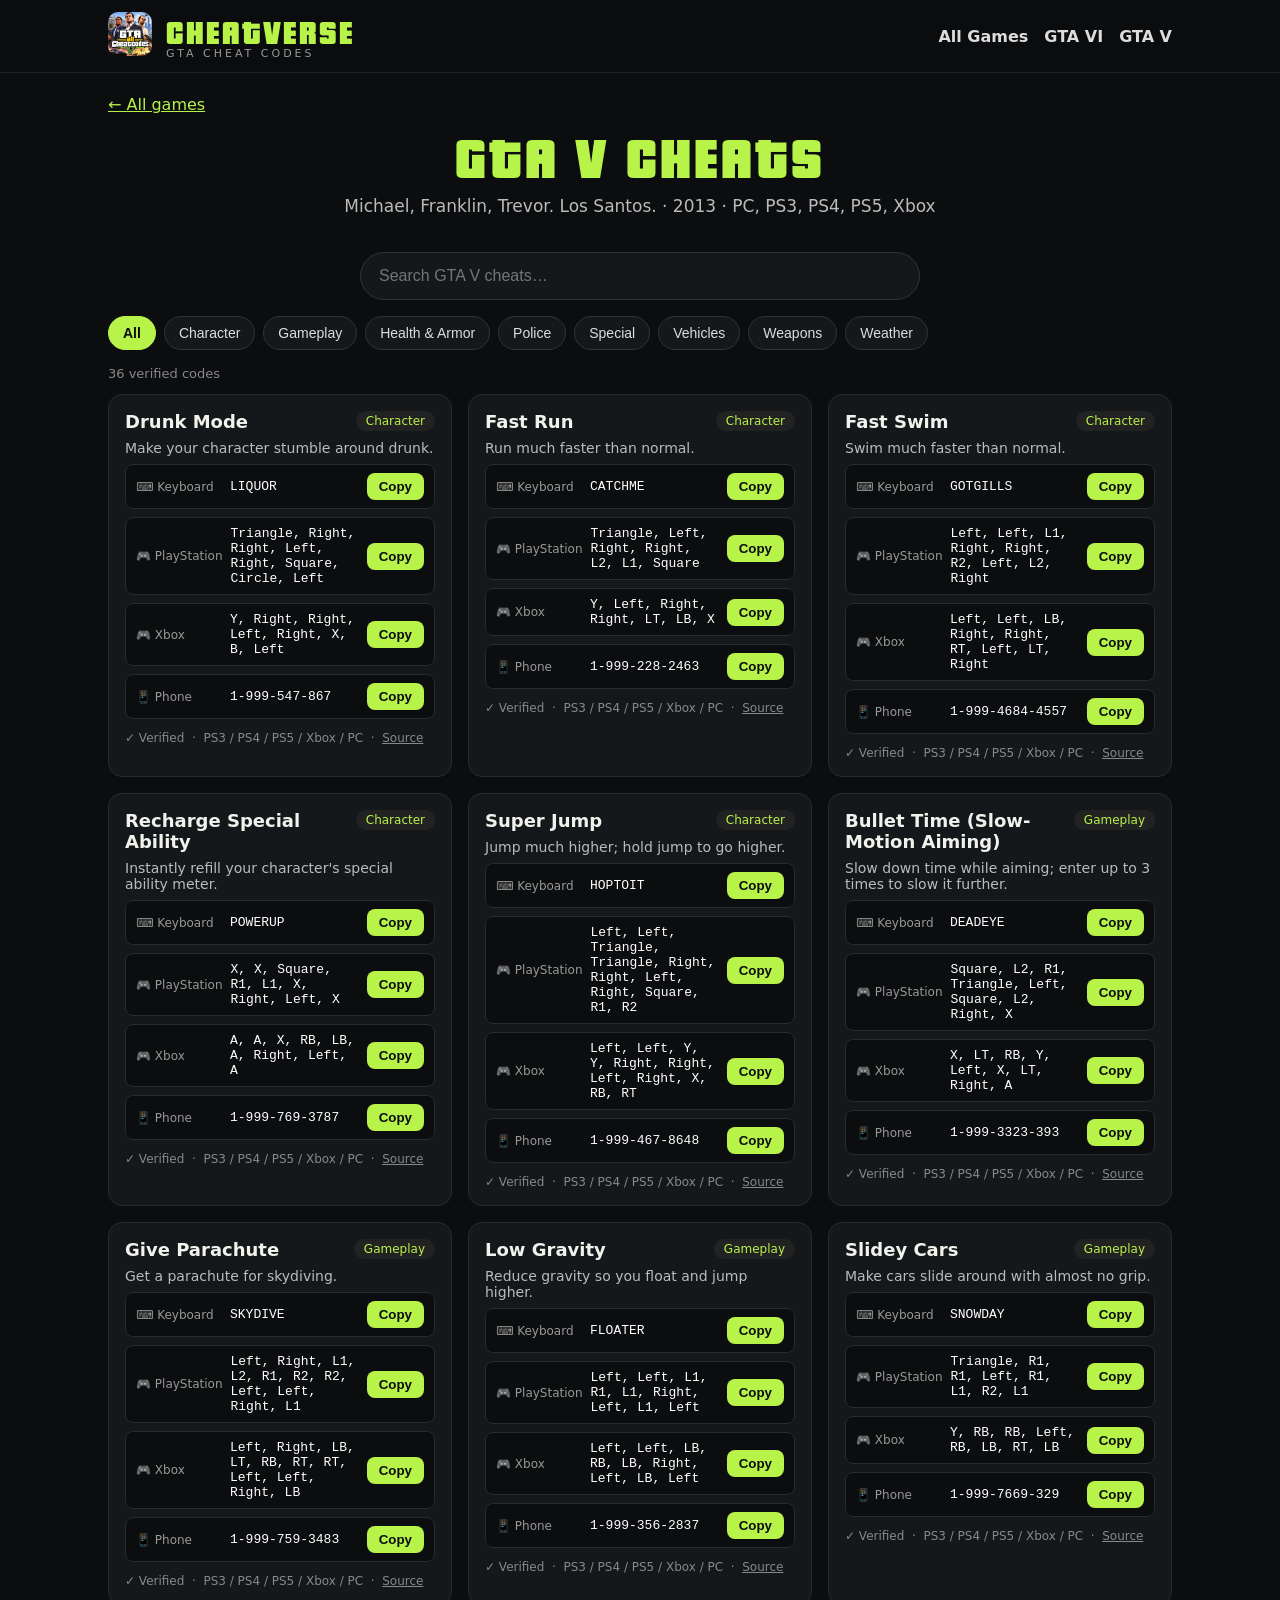
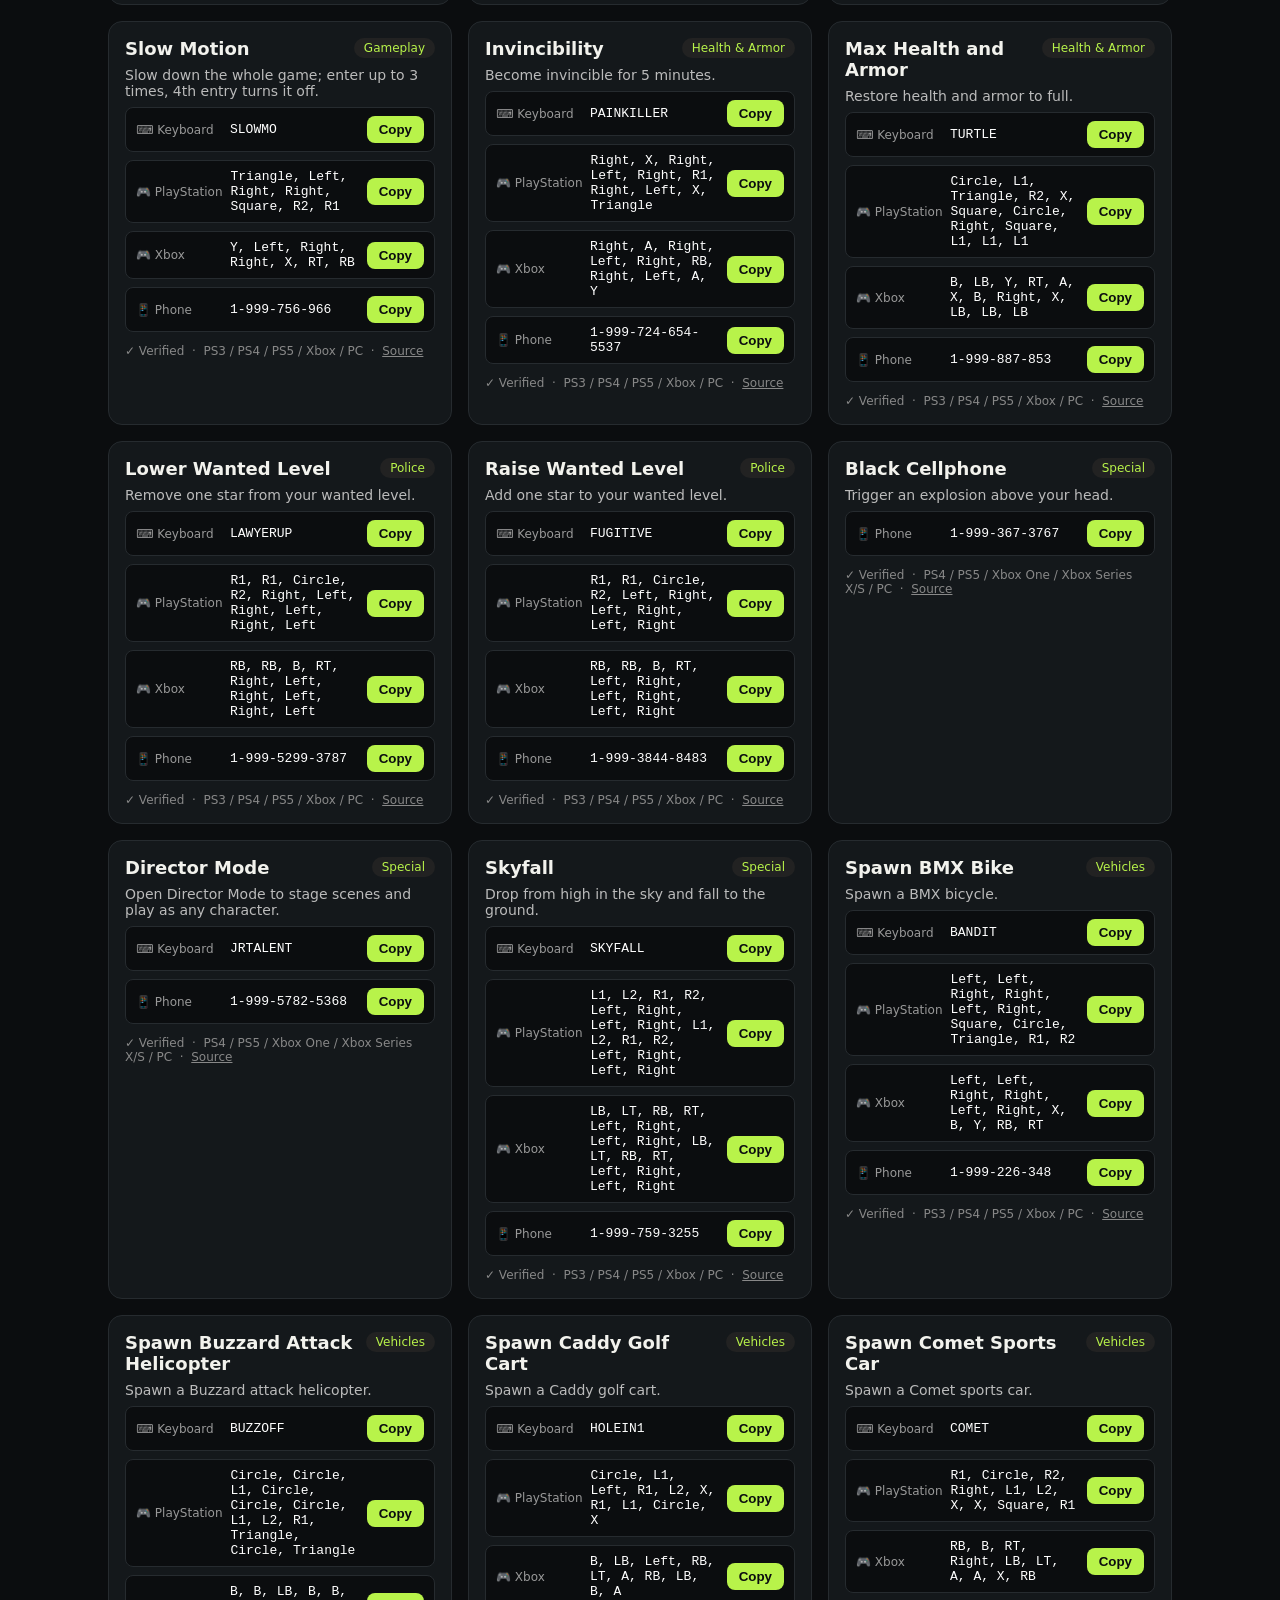
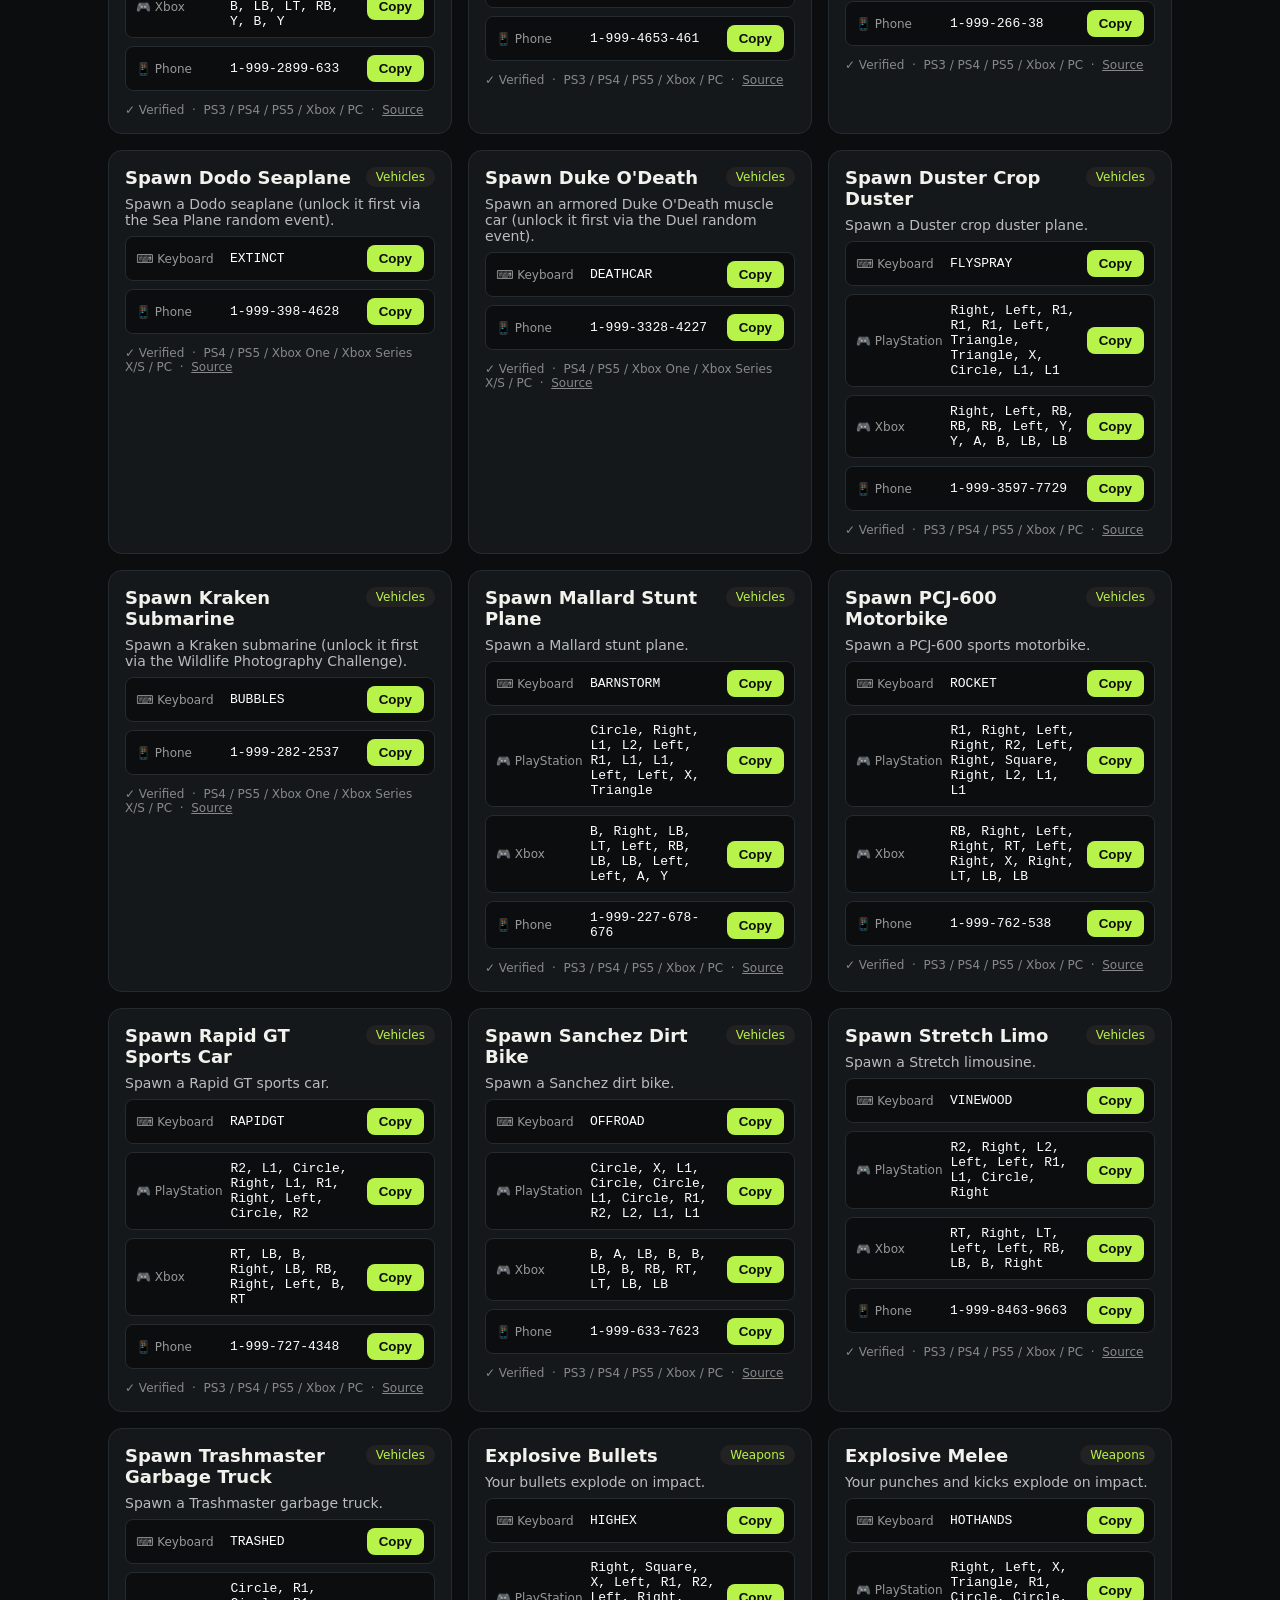
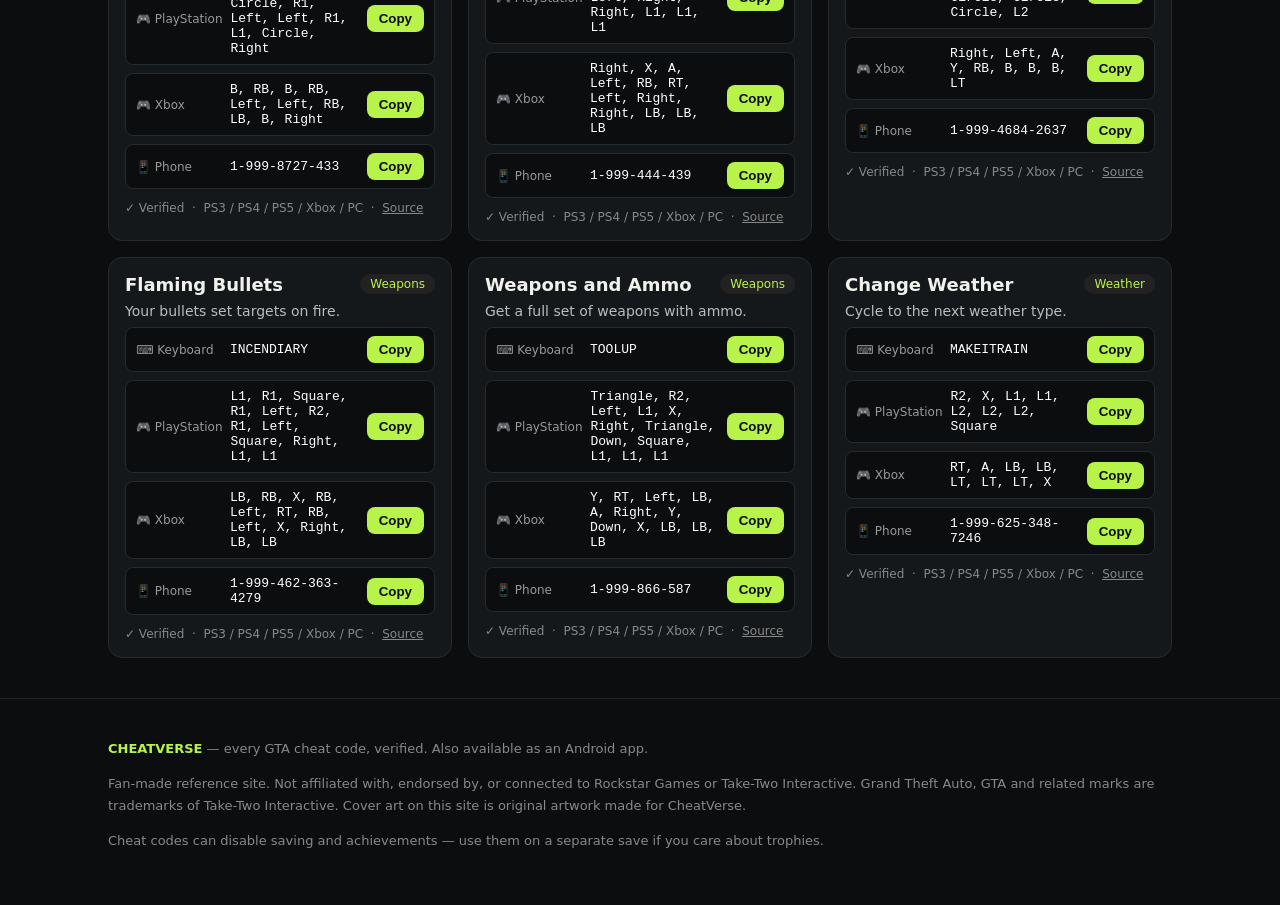
<file: games/gta-5.html>
<!DOCTYPE html>
<html lang="en"><head><meta charset="utf-8">
<meta name="viewport" content="width=device-width, initial-scale=1">
<title>GTA V Cheat Codes — CheatVerse</title><meta name="description" content="All 36 verified GTA V cheat codes — PC keyboard, PlayStation, Xbox, D-pad and phone cheats. Michael, Franklin, Trevor. Los Santos.">
<link rel="canonical" href="https://khizar-al-dev.github.io/cheatverse/games/gta-5.html">
<meta property="og:title" content="GTA V Cheat Codes — CheatVerse"><meta property="og:description" content="All 36 verified GTA V cheat codes — PC keyboard, PlayStation, Xbox, D-pad and phone cheats. Michael, Franklin, Trevor. Los Santos.">
<meta property="og:type" content="website"><meta property="og:image" content="https://khizar-al-dev.github.io/cheatverse/assets/images/covers/gta-5.png">
<link rel="stylesheet" href="../style.css"></head>
<body><header class="site"><div class="wrap">
<a href="../index.html"><img class="logo" src="../assets/images/logo.png" alt="CheatVerse logo"></a>
<a class="brand" href="../index.html">CHEATVERSE<small>GTA CHEAT CODES</small></a>
<nav><a href="../index.html">All Games</a><a href="../games/gta-6.html">GTA VI</a><a href="../games/gta-5.html">GTA V</a></nav>
</div></header><main class="wrap">
<p style="margin:22px 0 0"><a href="../index.html">← All games</a></p>
<section class="hero" style="padding-top:10px"><h1 style="font-size:clamp(34px,6vw,60px)">GTA V CHEATS</h1>
<p>Michael, Franklin, Trevor. Los Santos. · 2013 · PC, PS3, PS4, PS5, Xbox</p></section>

<input id="q" class="search" type="search" placeholder="Search GTA V cheats…" aria-label="Search cheats">
<div class="cats"><button class="active" data-cat="all">All</button><button data-cat="character">Character</button><button data-cat="gameplay">Gameplay</button><button data-cat="health_armor">Health &amp; Armor</button><button data-cat="police">Police</button><button data-cat="special">Special</button><button data-cat="vehicles">Vehicles</button><button data-cat="weapons">Weapons</button><button data-cat="weather">Weather</button></div>
<p style="color:#888;font-size:13px"><span id="n">36</span> verified codes</p>
<section class="cards"><article class="card" data-name="drunk mode" data-cat="character">
  <div class="card-head"><h3>Drunk Mode</h3><span class="chip">Character</span></div>
  <p class="desc">Make your character stumble around drunk.</p>
  
  <div class="codes"><div class="code-row"><span class="code-label">⌨️ Keyboard</span><code>LIQUOR</code><button class="copy" data-copy="LIQUOR" type="button">Copy</button></div><div class="code-row"><span class="code-label">🎮 PlayStation</span><code>Triangle, Right, Right, Left, Right, Square, Circle, Left</code><button class="copy" data-copy="Triangle, Right, Right, Left, Right, Square, Circle, Left" type="button">Copy</button></div><div class="code-row"><span class="code-label">🎮 Xbox</span><code>Y, Right, Right, Left, Right, X, B, Left</code><button class="copy" data-copy="Y, Right, Right, Left, Right, X, B, Left" type="button">Copy</button></div><div class="code-row"><span class="code-label">📱 Phone</span><code>1-999-547-867</code><button class="copy" data-copy="1-999-547-867" type="button">Copy</button></div></div>
  <p class="meta">✓ Verified &nbsp;·&nbsp; PS3 / PS4 / PS5 / Xbox / PC &nbsp;·&nbsp; <a href="https://gta.fandom.com/wiki/Cheats_in_GTA_V" target="_blank" rel="noopener">Source</a></p>
</article><article class="card" data-name="fast run" data-cat="character">
  <div class="card-head"><h3>Fast Run</h3><span class="chip">Character</span></div>
  <p class="desc">Run much faster than normal.</p>
  
  <div class="codes"><div class="code-row"><span class="code-label">⌨️ Keyboard</span><code>CATCHME</code><button class="copy" data-copy="CATCHME" type="button">Copy</button></div><div class="code-row"><span class="code-label">🎮 PlayStation</span><code>Triangle, Left, Right, Right, L2, L1, Square</code><button class="copy" data-copy="Triangle, Left, Right, Right, L2, L1, Square" type="button">Copy</button></div><div class="code-row"><span class="code-label">🎮 Xbox</span><code>Y, Left, Right, Right, LT, LB, X</code><button class="copy" data-copy="Y, Left, Right, Right, LT, LB, X" type="button">Copy</button></div><div class="code-row"><span class="code-label">📱 Phone</span><code>1-999-228-2463</code><button class="copy" data-copy="1-999-228-2463" type="button">Copy</button></div></div>
  <p class="meta">✓ Verified &nbsp;·&nbsp; PS3 / PS4 / PS5 / Xbox / PC &nbsp;·&nbsp; <a href="https://gta.fandom.com/wiki/Cheats_in_GTA_V" target="_blank" rel="noopener">Source</a></p>
</article><article class="card" data-name="fast swim" data-cat="character">
  <div class="card-head"><h3>Fast Swim</h3><span class="chip">Character</span></div>
  <p class="desc">Swim much faster than normal.</p>
  
  <div class="codes"><div class="code-row"><span class="code-label">⌨️ Keyboard</span><code>GOTGILLS</code><button class="copy" data-copy="GOTGILLS" type="button">Copy</button></div><div class="code-row"><span class="code-label">🎮 PlayStation</span><code>Left, Left, L1, Right, Right, R2, Left, L2, Right</code><button class="copy" data-copy="Left, Left, L1, Right, Right, R2, Left, L2, Right" type="button">Copy</button></div><div class="code-row"><span class="code-label">🎮 Xbox</span><code>Left, Left, LB, Right, Right, RT, Left, LT, Right</code><button class="copy" data-copy="Left, Left, LB, Right, Right, RT, Left, LT, Right" type="button">Copy</button></div><div class="code-row"><span class="code-label">📱 Phone</span><code>1-999-4684-4557</code><button class="copy" data-copy="1-999-4684-4557" type="button">Copy</button></div></div>
  <p class="meta">✓ Verified &nbsp;·&nbsp; PS3 / PS4 / PS5 / Xbox / PC &nbsp;·&nbsp; <a href="https://gta.fandom.com/wiki/Cheats_in_GTA_V" target="_blank" rel="noopener">Source</a></p>
</article><article class="card" data-name="recharge special ability" data-cat="character">
  <div class="card-head"><h3>Recharge Special Ability</h3><span class="chip">Character</span></div>
  <p class="desc">Instantly refill your character&#x27;s special ability meter.</p>
  
  <div class="codes"><div class="code-row"><span class="code-label">⌨️ Keyboard</span><code>POWERUP</code><button class="copy" data-copy="POWERUP" type="button">Copy</button></div><div class="code-row"><span class="code-label">🎮 PlayStation</span><code>X, X, Square, R1, L1, X, Right, Left, X</code><button class="copy" data-copy="X, X, Square, R1, L1, X, Right, Left, X" type="button">Copy</button></div><div class="code-row"><span class="code-label">🎮 Xbox</span><code>A, A, X, RB, LB, A, Right, Left, A</code><button class="copy" data-copy="A, A, X, RB, LB, A, Right, Left, A" type="button">Copy</button></div><div class="code-row"><span class="code-label">📱 Phone</span><code>1-999-769-3787</code><button class="copy" data-copy="1-999-769-3787" type="button">Copy</button></div></div>
  <p class="meta">✓ Verified &nbsp;·&nbsp; PS3 / PS4 / PS5 / Xbox / PC &nbsp;·&nbsp; <a href="https://gta.fandom.com/wiki/Cheats_in_GTA_V" target="_blank" rel="noopener">Source</a></p>
</article><article class="card" data-name="super jump" data-cat="character">
  <div class="card-head"><h3>Super Jump</h3><span class="chip">Character</span></div>
  <p class="desc">Jump much higher; hold jump to go higher.</p>
  
  <div class="codes"><div class="code-row"><span class="code-label">⌨️ Keyboard</span><code>HOPTOIT</code><button class="copy" data-copy="HOPTOIT" type="button">Copy</button></div><div class="code-row"><span class="code-label">🎮 PlayStation</span><code>Left, Left, Triangle, Triangle, Right, Right, Left, Right, Square, R1, R2</code><button class="copy" data-copy="Left, Left, Triangle, Triangle, Right, Right, Left, Right, Square, R1, R2" type="button">Copy</button></div><div class="code-row"><span class="code-label">🎮 Xbox</span><code>Left, Left, Y, Y, Right, Right, Left, Right, X, RB, RT</code><button class="copy" data-copy="Left, Left, Y, Y, Right, Right, Left, Right, X, RB, RT" type="button">Copy</button></div><div class="code-row"><span class="code-label">📱 Phone</span><code>1-999-467-8648</code><button class="copy" data-copy="1-999-467-8648" type="button">Copy</button></div></div>
  <p class="meta">✓ Verified &nbsp;·&nbsp; PS3 / PS4 / PS5 / Xbox / PC &nbsp;·&nbsp; <a href="https://gta.fandom.com/wiki/Cheats_in_GTA_V" target="_blank" rel="noopener">Source</a></p>
</article><article class="card" data-name="bullet time (slow-motion aiming)" data-cat="gameplay">
  <div class="card-head"><h3>Bullet Time (Slow-Motion Aiming)</h3><span class="chip">Gameplay</span></div>
  <p class="desc">Slow down time while aiming; enter up to 3 times to slow it further.</p>
  
  <div class="codes"><div class="code-row"><span class="code-label">⌨️ Keyboard</span><code>DEADEYE</code><button class="copy" data-copy="DEADEYE" type="button">Copy</button></div><div class="code-row"><span class="code-label">🎮 PlayStation</span><code>Square, L2, R1, Triangle, Left, Square, L2, Right, X</code><button class="copy" data-copy="Square, L2, R1, Triangle, Left, Square, L2, Right, X" type="button">Copy</button></div><div class="code-row"><span class="code-label">🎮 Xbox</span><code>X, LT, RB, Y, Left, X, LT, Right, A</code><button class="copy" data-copy="X, LT, RB, Y, Left, X, LT, Right, A" type="button">Copy</button></div><div class="code-row"><span class="code-label">📱 Phone</span><code>1-999-3323-393</code><button class="copy" data-copy="1-999-3323-393" type="button">Copy</button></div></div>
  <p class="meta">✓ Verified &nbsp;·&nbsp; PS3 / PS4 / PS5 / Xbox / PC &nbsp;·&nbsp; <a href="https://gta.fandom.com/wiki/Cheats_in_GTA_V" target="_blank" rel="noopener">Source</a></p>
</article><article class="card" data-name="give parachute" data-cat="gameplay">
  <div class="card-head"><h3>Give Parachute</h3><span class="chip">Gameplay</span></div>
  <p class="desc">Get a parachute for skydiving.</p>
  
  <div class="codes"><div class="code-row"><span class="code-label">⌨️ Keyboard</span><code>SKYDIVE</code><button class="copy" data-copy="SKYDIVE" type="button">Copy</button></div><div class="code-row"><span class="code-label">🎮 PlayStation</span><code>Left, Right, L1, L2, R1, R2, R2, Left, Left, Right, L1</code><button class="copy" data-copy="Left, Right, L1, L2, R1, R2, R2, Left, Left, Right, L1" type="button">Copy</button></div><div class="code-row"><span class="code-label">🎮 Xbox</span><code>Left, Right, LB, LT, RB, RT, RT, Left, Left, Right, LB</code><button class="copy" data-copy="Left, Right, LB, LT, RB, RT, RT, Left, Left, Right, LB" type="button">Copy</button></div><div class="code-row"><span class="code-label">📱 Phone</span><code>1-999-759-3483</code><button class="copy" data-copy="1-999-759-3483" type="button">Copy</button></div></div>
  <p class="meta">✓ Verified &nbsp;·&nbsp; PS3 / PS4 / PS5 / Xbox / PC &nbsp;·&nbsp; <a href="https://gta.fandom.com/wiki/Cheats_in_GTA_V" target="_blank" rel="noopener">Source</a></p>
</article><article class="card" data-name="low gravity" data-cat="gameplay">
  <div class="card-head"><h3>Low Gravity</h3><span class="chip">Gameplay</span></div>
  <p class="desc">Reduce gravity so you float and jump higher.</p>
  
  <div class="codes"><div class="code-row"><span class="code-label">⌨️ Keyboard</span><code>FLOATER</code><button class="copy" data-copy="FLOATER" type="button">Copy</button></div><div class="code-row"><span class="code-label">🎮 PlayStation</span><code>Left, Left, L1, R1, L1, Right, Left, L1, Left</code><button class="copy" data-copy="Left, Left, L1, R1, L1, Right, Left, L1, Left" type="button">Copy</button></div><div class="code-row"><span class="code-label">🎮 Xbox</span><code>Left, Left, LB, RB, LB, Right, Left, LB, Left</code><button class="copy" data-copy="Left, Left, LB, RB, LB, Right, Left, LB, Left" type="button">Copy</button></div><div class="code-row"><span class="code-label">📱 Phone</span><code>1-999-356-2837</code><button class="copy" data-copy="1-999-356-2837" type="button">Copy</button></div></div>
  <p class="meta">✓ Verified &nbsp;·&nbsp; PS3 / PS4 / PS5 / Xbox / PC &nbsp;·&nbsp; <a href="https://gta.fandom.com/wiki/Cheats_in_GTA_V" target="_blank" rel="noopener">Source</a></p>
</article><article class="card" data-name="slidey cars" data-cat="gameplay">
  <div class="card-head"><h3>Slidey Cars</h3><span class="chip">Gameplay</span></div>
  <p class="desc">Make cars slide around with almost no grip.</p>
  
  <div class="codes"><div class="code-row"><span class="code-label">⌨️ Keyboard</span><code>SNOWDAY</code><button class="copy" data-copy="SNOWDAY" type="button">Copy</button></div><div class="code-row"><span class="code-label">🎮 PlayStation</span><code>Triangle, R1, R1, Left, R1, L1, R2, L1</code><button class="copy" data-copy="Triangle, R1, R1, Left, R1, L1, R2, L1" type="button">Copy</button></div><div class="code-row"><span class="code-label">🎮 Xbox</span><code>Y, RB, RB, Left, RB, LB, RT, LB</code><button class="copy" data-copy="Y, RB, RB, Left, RB, LB, RT, LB" type="button">Copy</button></div><div class="code-row"><span class="code-label">📱 Phone</span><code>1-999-7669-329</code><button class="copy" data-copy="1-999-7669-329" type="button">Copy</button></div></div>
  <p class="meta">✓ Verified &nbsp;·&nbsp; PS3 / PS4 / PS5 / Xbox / PC &nbsp;·&nbsp; <a href="https://gta.fandom.com/wiki/Cheats_in_GTA_V" target="_blank" rel="noopener">Source</a></p>
</article><article class="card" data-name="slow motion" data-cat="gameplay">
  <div class="card-head"><h3>Slow Motion</h3><span class="chip">Gameplay</span></div>
  <p class="desc">Slow down the whole game; enter up to 3 times, 4th entry turns it off.</p>
  
  <div class="codes"><div class="code-row"><span class="code-label">⌨️ Keyboard</span><code>SLOWMO</code><button class="copy" data-copy="SLOWMO" type="button">Copy</button></div><div class="code-row"><span class="code-label">🎮 PlayStation</span><code>Triangle, Left, Right, Right, Square, R2, R1</code><button class="copy" data-copy="Triangle, Left, Right, Right, Square, R2, R1" type="button">Copy</button></div><div class="code-row"><span class="code-label">🎮 Xbox</span><code>Y, Left, Right, Right, X, RT, RB</code><button class="copy" data-copy="Y, Left, Right, Right, X, RT, RB" type="button">Copy</button></div><div class="code-row"><span class="code-label">📱 Phone</span><code>1-999-756-966</code><button class="copy" data-copy="1-999-756-966" type="button">Copy</button></div></div>
  <p class="meta">✓ Verified &nbsp;·&nbsp; PS3 / PS4 / PS5 / Xbox / PC &nbsp;·&nbsp; <a href="https://gta.fandom.com/wiki/Cheats_in_GTA_V" target="_blank" rel="noopener">Source</a></p>
</article><article class="card" data-name="invincibility" data-cat="health_armor">
  <div class="card-head"><h3>Invincibility</h3><span class="chip">Health &amp; Armor</span></div>
  <p class="desc">Become invincible for 5 minutes.</p>
  
  <div class="codes"><div class="code-row"><span class="code-label">⌨️ Keyboard</span><code>PAINKILLER</code><button class="copy" data-copy="PAINKILLER" type="button">Copy</button></div><div class="code-row"><span class="code-label">🎮 PlayStation</span><code>Right, X, Right, Left, Right, R1, Right, Left, X, Triangle</code><button class="copy" data-copy="Right, X, Right, Left, Right, R1, Right, Left, X, Triangle" type="button">Copy</button></div><div class="code-row"><span class="code-label">🎮 Xbox</span><code>Right, A, Right, Left, Right, RB, Right, Left, A, Y</code><button class="copy" data-copy="Right, A, Right, Left, Right, RB, Right, Left, A, Y" type="button">Copy</button></div><div class="code-row"><span class="code-label">📱 Phone</span><code>1-999-724-654-5537</code><button class="copy" data-copy="1-999-724-654-5537" type="button">Copy</button></div></div>
  <p class="meta">✓ Verified &nbsp;·&nbsp; PS3 / PS4 / PS5 / Xbox / PC &nbsp;·&nbsp; <a href="https://gta.fandom.com/wiki/Cheats_in_GTA_V" target="_blank" rel="noopener">Source</a></p>
</article><article class="card" data-name="max health and armor" data-cat="health_armor">
  <div class="card-head"><h3>Max Health and Armor</h3><span class="chip">Health &amp; Armor</span></div>
  <p class="desc">Restore health and armor to full.</p>
  
  <div class="codes"><div class="code-row"><span class="code-label">⌨️ Keyboard</span><code>TURTLE</code><button class="copy" data-copy="TURTLE" type="button">Copy</button></div><div class="code-row"><span class="code-label">🎮 PlayStation</span><code>Circle, L1, Triangle, R2, X, Square, Circle, Right, Square, L1, L1, L1</code><button class="copy" data-copy="Circle, L1, Triangle, R2, X, Square, Circle, Right, Square, L1, L1, L1" type="button">Copy</button></div><div class="code-row"><span class="code-label">🎮 Xbox</span><code>B, LB, Y, RT, A, X, B, Right, X, LB, LB, LB</code><button class="copy" data-copy="B, LB, Y, RT, A, X, B, Right, X, LB, LB, LB" type="button">Copy</button></div><div class="code-row"><span class="code-label">📱 Phone</span><code>1-999-887-853</code><button class="copy" data-copy="1-999-887-853" type="button">Copy</button></div></div>
  <p class="meta">✓ Verified &nbsp;·&nbsp; PS3 / PS4 / PS5 / Xbox / PC &nbsp;·&nbsp; <a href="https://gta.fandom.com/wiki/Cheats_in_GTA_V" target="_blank" rel="noopener">Source</a></p>
</article><article class="card" data-name="lower wanted level" data-cat="police">
  <div class="card-head"><h3>Lower Wanted Level</h3><span class="chip">Police</span></div>
  <p class="desc">Remove one star from your wanted level.</p>
  
  <div class="codes"><div class="code-row"><span class="code-label">⌨️ Keyboard</span><code>LAWYERUP</code><button class="copy" data-copy="LAWYERUP" type="button">Copy</button></div><div class="code-row"><span class="code-label">🎮 PlayStation</span><code>R1, R1, Circle, R2, Right, Left, Right, Left, Right, Left</code><button class="copy" data-copy="R1, R1, Circle, R2, Right, Left, Right, Left, Right, Left" type="button">Copy</button></div><div class="code-row"><span class="code-label">🎮 Xbox</span><code>RB, RB, B, RT, Right, Left, Right, Left, Right, Left</code><button class="copy" data-copy="RB, RB, B, RT, Right, Left, Right, Left, Right, Left" type="button">Copy</button></div><div class="code-row"><span class="code-label">📱 Phone</span><code>1-999-5299-3787</code><button class="copy" data-copy="1-999-5299-3787" type="button">Copy</button></div></div>
  <p class="meta">✓ Verified &nbsp;·&nbsp; PS3 / PS4 / PS5 / Xbox / PC &nbsp;·&nbsp; <a href="https://gta.fandom.com/wiki/Cheats_in_GTA_V" target="_blank" rel="noopener">Source</a></p>
</article><article class="card" data-name="raise wanted level" data-cat="police">
  <div class="card-head"><h3>Raise Wanted Level</h3><span class="chip">Police</span></div>
  <p class="desc">Add one star to your wanted level.</p>
  
  <div class="codes"><div class="code-row"><span class="code-label">⌨️ Keyboard</span><code>FUGITIVE</code><button class="copy" data-copy="FUGITIVE" type="button">Copy</button></div><div class="code-row"><span class="code-label">🎮 PlayStation</span><code>R1, R1, Circle, R2, Left, Right, Left, Right, Left, Right</code><button class="copy" data-copy="R1, R1, Circle, R2, Left, Right, Left, Right, Left, Right" type="button">Copy</button></div><div class="code-row"><span class="code-label">🎮 Xbox</span><code>RB, RB, B, RT, Left, Right, Left, Right, Left, Right</code><button class="copy" data-copy="RB, RB, B, RT, Left, Right, Left, Right, Left, Right" type="button">Copy</button></div><div class="code-row"><span class="code-label">📱 Phone</span><code>1-999-3844-8483</code><button class="copy" data-copy="1-999-3844-8483" type="button">Copy</button></div></div>
  <p class="meta">✓ Verified &nbsp;·&nbsp; PS3 / PS4 / PS5 / Xbox / PC &nbsp;·&nbsp; <a href="https://gta.fandom.com/wiki/Cheats_in_GTA_V" target="_blank" rel="noopener">Source</a></p>
</article><article class="card" data-name="black cellphone" data-cat="special">
  <div class="card-head"><h3>Black Cellphone</h3><span class="chip">Special</span></div>
  <p class="desc">Trigger an explosion above your head.</p>
  
  <div class="codes"><div class="code-row"><span class="code-label">📱 Phone</span><code>1-999-367-3767</code><button class="copy" data-copy="1-999-367-3767" type="button">Copy</button></div></div>
  <p class="meta">✓ Verified &nbsp;·&nbsp; PS4 / PS5 / Xbox One / Xbox Series X/S / PC &nbsp;·&nbsp; <a href="https://gta.fandom.com/wiki/Cheats_in_GTA_V" target="_blank" rel="noopener">Source</a></p>
</article><article class="card" data-name="director mode" data-cat="special">
  <div class="card-head"><h3>Director Mode</h3><span class="chip">Special</span></div>
  <p class="desc">Open Director Mode to stage scenes and play as any character.</p>
  
  <div class="codes"><div class="code-row"><span class="code-label">⌨️ Keyboard</span><code>JRTALENT</code><button class="copy" data-copy="JRTALENT" type="button">Copy</button></div><div class="code-row"><span class="code-label">📱 Phone</span><code>1-999-5782-5368</code><button class="copy" data-copy="1-999-5782-5368" type="button">Copy</button></div></div>
  <p class="meta">✓ Verified &nbsp;·&nbsp; PS4 / PS5 / Xbox One / Xbox Series X/S / PC &nbsp;·&nbsp; <a href="https://gta.fandom.com/wiki/Cheats_in_GTA_V" target="_blank" rel="noopener">Source</a></p>
</article><article class="card" data-name="skyfall" data-cat="special">
  <div class="card-head"><h3>Skyfall</h3><span class="chip">Special</span></div>
  <p class="desc">Drop from high in the sky and fall to the ground.</p>
  
  <div class="codes"><div class="code-row"><span class="code-label">⌨️ Keyboard</span><code>SKYFALL</code><button class="copy" data-copy="SKYFALL" type="button">Copy</button></div><div class="code-row"><span class="code-label">🎮 PlayStation</span><code>L1, L2, R1, R2, Left, Right, Left, Right, L1, L2, R1, R2, Left, Right, Left, Right</code><button class="copy" data-copy="L1, L2, R1, R2, Left, Right, Left, Right, L1, L2, R1, R2, Left, Right, Left, Right" type="button">Copy</button></div><div class="code-row"><span class="code-label">🎮 Xbox</span><code>LB, LT, RB, RT, Left, Right, Left, Right, LB, LT, RB, RT, Left, Right, Left, Right</code><button class="copy" data-copy="LB, LT, RB, RT, Left, Right, Left, Right, LB, LT, RB, RT, Left, Right, Left, Right" type="button">Copy</button></div><div class="code-row"><span class="code-label">📱 Phone</span><code>1-999-759-3255</code><button class="copy" data-copy="1-999-759-3255" type="button">Copy</button></div></div>
  <p class="meta">✓ Verified &nbsp;·&nbsp; PS3 / PS4 / PS5 / Xbox / PC &nbsp;·&nbsp; <a href="https://gta.fandom.com/wiki/Cheats_in_GTA_V" target="_blank" rel="noopener">Source</a></p>
</article><article class="card" data-name="spawn bmx bike" data-cat="vehicles">
  <div class="card-head"><h3>Spawn BMX Bike</h3><span class="chip">Vehicles</span></div>
  <p class="desc">Spawn a BMX bicycle.</p>
  
  <div class="codes"><div class="code-row"><span class="code-label">⌨️ Keyboard</span><code>BANDIT</code><button class="copy" data-copy="BANDIT" type="button">Copy</button></div><div class="code-row"><span class="code-label">🎮 PlayStation</span><code>Left, Left, Right, Right, Left, Right, Square, Circle, Triangle, R1, R2</code><button class="copy" data-copy="Left, Left, Right, Right, Left, Right, Square, Circle, Triangle, R1, R2" type="button">Copy</button></div><div class="code-row"><span class="code-label">🎮 Xbox</span><code>Left, Left, Right, Right, Left, Right, X, B, Y, RB, RT</code><button class="copy" data-copy="Left, Left, Right, Right, Left, Right, X, B, Y, RB, RT" type="button">Copy</button></div><div class="code-row"><span class="code-label">📱 Phone</span><code>1-999-226-348</code><button class="copy" data-copy="1-999-226-348" type="button">Copy</button></div></div>
  <p class="meta">✓ Verified &nbsp;·&nbsp; PS3 / PS4 / PS5 / Xbox / PC &nbsp;·&nbsp; <a href="https://gta.fandom.com/wiki/Cheats_in_GTA_V" target="_blank" rel="noopener">Source</a></p>
</article><article class="card" data-name="spawn buzzard attack helicopter" data-cat="vehicles">
  <div class="card-head"><h3>Spawn Buzzard Attack Helicopter</h3><span class="chip">Vehicles</span></div>
  <p class="desc">Spawn a Buzzard attack helicopter.</p>
  
  <div class="codes"><div class="code-row"><span class="code-label">⌨️ Keyboard</span><code>BUZZOFF</code><button class="copy" data-copy="BUZZOFF" type="button">Copy</button></div><div class="code-row"><span class="code-label">🎮 PlayStation</span><code>Circle, Circle, L1, Circle, Circle, Circle, L1, L2, R1, Triangle, Circle, Triangle</code><button class="copy" data-copy="Circle, Circle, L1, Circle, Circle, Circle, L1, L2, R1, Triangle, Circle, Triangle" type="button">Copy</button></div><div class="code-row"><span class="code-label">🎮 Xbox</span><code>B, B, LB, B, B, B, LB, LT, RB, Y, B, Y</code><button class="copy" data-copy="B, B, LB, B, B, B, LB, LT, RB, Y, B, Y" type="button">Copy</button></div><div class="code-row"><span class="code-label">📱 Phone</span><code>1-999-2899-633</code><button class="copy" data-copy="1-999-2899-633" type="button">Copy</button></div></div>
  <p class="meta">✓ Verified &nbsp;·&nbsp; PS3 / PS4 / PS5 / Xbox / PC &nbsp;·&nbsp; <a href="https://gta.fandom.com/wiki/Cheats_in_GTA_V" target="_blank" rel="noopener">Source</a></p>
</article><article class="card" data-name="spawn caddy golf cart" data-cat="vehicles">
  <div class="card-head"><h3>Spawn Caddy Golf Cart</h3><span class="chip">Vehicles</span></div>
  <p class="desc">Spawn a Caddy golf cart.</p>
  
  <div class="codes"><div class="code-row"><span class="code-label">⌨️ Keyboard</span><code>HOLEIN1</code><button class="copy" data-copy="HOLEIN1" type="button">Copy</button></div><div class="code-row"><span class="code-label">🎮 PlayStation</span><code>Circle, L1, Left, R1, L2, X, R1, L1, Circle, X</code><button class="copy" data-copy="Circle, L1, Left, R1, L2, X, R1, L1, Circle, X" type="button">Copy</button></div><div class="code-row"><span class="code-label">🎮 Xbox</span><code>B, LB, Left, RB, LT, A, RB, LB, B, A</code><button class="copy" data-copy="B, LB, Left, RB, LT, A, RB, LB, B, A" type="button">Copy</button></div><div class="code-row"><span class="code-label">📱 Phone</span><code>1-999-4653-461</code><button class="copy" data-copy="1-999-4653-461" type="button">Copy</button></div></div>
  <p class="meta">✓ Verified &nbsp;·&nbsp; PS3 / PS4 / PS5 / Xbox / PC &nbsp;·&nbsp; <a href="https://gta.fandom.com/wiki/Cheats_in_GTA_V" target="_blank" rel="noopener">Source</a></p>
</article><article class="card" data-name="spawn comet sports car" data-cat="vehicles">
  <div class="card-head"><h3>Spawn Comet Sports Car</h3><span class="chip">Vehicles</span></div>
  <p class="desc">Spawn a Comet sports car.</p>
  
  <div class="codes"><div class="code-row"><span class="code-label">⌨️ Keyboard</span><code>COMET</code><button class="copy" data-copy="COMET" type="button">Copy</button></div><div class="code-row"><span class="code-label">🎮 PlayStation</span><code>R1, Circle, R2, Right, L1, L2, X, X, Square, R1</code><button class="copy" data-copy="R1, Circle, R2, Right, L1, L2, X, X, Square, R1" type="button">Copy</button></div><div class="code-row"><span class="code-label">🎮 Xbox</span><code>RB, B, RT, Right, LB, LT, A, A, X, RB</code><button class="copy" data-copy="RB, B, RT, Right, LB, LT, A, A, X, RB" type="button">Copy</button></div><div class="code-row"><span class="code-label">📱 Phone</span><code>1-999-266-38</code><button class="copy" data-copy="1-999-266-38" type="button">Copy</button></div></div>
  <p class="meta">✓ Verified &nbsp;·&nbsp; PS3 / PS4 / PS5 / Xbox / PC &nbsp;·&nbsp; <a href="https://gta.fandom.com/wiki/Cheats_in_GTA_V" target="_blank" rel="noopener">Source</a></p>
</article><article class="card" data-name="spawn dodo seaplane" data-cat="vehicles">
  <div class="card-head"><h3>Spawn Dodo Seaplane</h3><span class="chip">Vehicles</span></div>
  <p class="desc">Spawn a Dodo seaplane (unlock it first via the Sea Plane random event).</p>
  
  <div class="codes"><div class="code-row"><span class="code-label">⌨️ Keyboard</span><code>EXTINCT</code><button class="copy" data-copy="EXTINCT" type="button">Copy</button></div><div class="code-row"><span class="code-label">📱 Phone</span><code>1-999-398-4628</code><button class="copy" data-copy="1-999-398-4628" type="button">Copy</button></div></div>
  <p class="meta">✓ Verified &nbsp;·&nbsp; PS4 / PS5 / Xbox One / Xbox Series X/S / PC &nbsp;·&nbsp; <a href="https://gta.fandom.com/wiki/Cheats_in_GTA_V" target="_blank" rel="noopener">Source</a></p>
</article><article class="card" data-name="spawn duke o&#x27;death" data-cat="vehicles">
  <div class="card-head"><h3>Spawn Duke O&#x27;Death</h3><span class="chip">Vehicles</span></div>
  <p class="desc">Spawn an armored Duke O&#x27;Death muscle car (unlock it first via the Duel random event).</p>
  
  <div class="codes"><div class="code-row"><span class="code-label">⌨️ Keyboard</span><code>DEATHCAR</code><button class="copy" data-copy="DEATHCAR" type="button">Copy</button></div><div class="code-row"><span class="code-label">📱 Phone</span><code>1-999-3328-4227</code><button class="copy" data-copy="1-999-3328-4227" type="button">Copy</button></div></div>
  <p class="meta">✓ Verified &nbsp;·&nbsp; PS4 / PS5 / Xbox One / Xbox Series X/S / PC &nbsp;·&nbsp; <a href="https://gta.fandom.com/wiki/Cheats_in_GTA_V" target="_blank" rel="noopener">Source</a></p>
</article><article class="card" data-name="spawn duster crop duster" data-cat="vehicles">
  <div class="card-head"><h3>Spawn Duster Crop Duster</h3><span class="chip">Vehicles</span></div>
  <p class="desc">Spawn a Duster crop duster plane.</p>
  
  <div class="codes"><div class="code-row"><span class="code-label">⌨️ Keyboard</span><code>FLYSPRAY</code><button class="copy" data-copy="FLYSPRAY" type="button">Copy</button></div><div class="code-row"><span class="code-label">🎮 PlayStation</span><code>Right, Left, R1, R1, R1, Left, Triangle, Triangle, X, Circle, L1, L1</code><button class="copy" data-copy="Right, Left, R1, R1, R1, Left, Triangle, Triangle, X, Circle, L1, L1" type="button">Copy</button></div><div class="code-row"><span class="code-label">🎮 Xbox</span><code>Right, Left, RB, RB, RB, Left, Y, Y, A, B, LB, LB</code><button class="copy" data-copy="Right, Left, RB, RB, RB, Left, Y, Y, A, B, LB, LB" type="button">Copy</button></div><div class="code-row"><span class="code-label">📱 Phone</span><code>1-999-3597-7729</code><button class="copy" data-copy="1-999-3597-7729" type="button">Copy</button></div></div>
  <p class="meta">✓ Verified &nbsp;·&nbsp; PS3 / PS4 / PS5 / Xbox / PC &nbsp;·&nbsp; <a href="https://gta.fandom.com/wiki/Cheats_in_GTA_V" target="_blank" rel="noopener">Source</a></p>
</article><article class="card" data-name="spawn kraken submarine" data-cat="vehicles">
  <div class="card-head"><h3>Spawn Kraken Submarine</h3><span class="chip">Vehicles</span></div>
  <p class="desc">Spawn a Kraken submarine (unlock it first via the Wildlife Photography Challenge).</p>
  
  <div class="codes"><div class="code-row"><span class="code-label">⌨️ Keyboard</span><code>BUBBLES</code><button class="copy" data-copy="BUBBLES" type="button">Copy</button></div><div class="code-row"><span class="code-label">📱 Phone</span><code>1-999-282-2537</code><button class="copy" data-copy="1-999-282-2537" type="button">Copy</button></div></div>
  <p class="meta">✓ Verified &nbsp;·&nbsp; PS4 / PS5 / Xbox One / Xbox Series X/S / PC &nbsp;·&nbsp; <a href="https://gta.fandom.com/wiki/Cheats_in_GTA_V" target="_blank" rel="noopener">Source</a></p>
</article><article class="card" data-name="spawn mallard stunt plane" data-cat="vehicles">
  <div class="card-head"><h3>Spawn Mallard Stunt Plane</h3><span class="chip">Vehicles</span></div>
  <p class="desc">Spawn a Mallard stunt plane.</p>
  
  <div class="codes"><div class="code-row"><span class="code-label">⌨️ Keyboard</span><code>BARNSTORM</code><button class="copy" data-copy="BARNSTORM" type="button">Copy</button></div><div class="code-row"><span class="code-label">🎮 PlayStation</span><code>Circle, Right, L1, L2, Left, R1, L1, L1, Left, Left, X, Triangle</code><button class="copy" data-copy="Circle, Right, L1, L2, Left, R1, L1, L1, Left, Left, X, Triangle" type="button">Copy</button></div><div class="code-row"><span class="code-label">🎮 Xbox</span><code>B, Right, LB, LT, Left, RB, LB, LB, Left, Left, A, Y</code><button class="copy" data-copy="B, Right, LB, LT, Left, RB, LB, LB, Left, Left, A, Y" type="button">Copy</button></div><div class="code-row"><span class="code-label">📱 Phone</span><code>1-999-227-678-676</code><button class="copy" data-copy="1-999-227-678-676" type="button">Copy</button></div></div>
  <p class="meta">✓ Verified &nbsp;·&nbsp; PS3 / PS4 / PS5 / Xbox / PC &nbsp;·&nbsp; <a href="https://gta.fandom.com/wiki/Cheats_in_GTA_V" target="_blank" rel="noopener">Source</a></p>
</article><article class="card" data-name="spawn pcj-600 motorbike" data-cat="vehicles">
  <div class="card-head"><h3>Spawn PCJ-600 Motorbike</h3><span class="chip">Vehicles</span></div>
  <p class="desc">Spawn a PCJ-600 sports motorbike.</p>
  
  <div class="codes"><div class="code-row"><span class="code-label">⌨️ Keyboard</span><code>ROCKET</code><button class="copy" data-copy="ROCKET" type="button">Copy</button></div><div class="code-row"><span class="code-label">🎮 PlayStation</span><code>R1, Right, Left, Right, R2, Left, Right, Square, Right, L2, L1, L1</code><button class="copy" data-copy="R1, Right, Left, Right, R2, Left, Right, Square, Right, L2, L1, L1" type="button">Copy</button></div><div class="code-row"><span class="code-label">🎮 Xbox</span><code>RB, Right, Left, Right, RT, Left, Right, X, Right, LT, LB, LB</code><button class="copy" data-copy="RB, Right, Left, Right, RT, Left, Right, X, Right, LT, LB, LB" type="button">Copy</button></div><div class="code-row"><span class="code-label">📱 Phone</span><code>1-999-762-538</code><button class="copy" data-copy="1-999-762-538" type="button">Copy</button></div></div>
  <p class="meta">✓ Verified &nbsp;·&nbsp; PS3 / PS4 / PS5 / Xbox / PC &nbsp;·&nbsp; <a href="https://gta.fandom.com/wiki/Cheats_in_GTA_V" target="_blank" rel="noopener">Source</a></p>
</article><article class="card" data-name="spawn rapid gt sports car" data-cat="vehicles">
  <div class="card-head"><h3>Spawn Rapid GT Sports Car</h3><span class="chip">Vehicles</span></div>
  <p class="desc">Spawn a Rapid GT sports car.</p>
  
  <div class="codes"><div class="code-row"><span class="code-label">⌨️ Keyboard</span><code>RAPIDGT</code><button class="copy" data-copy="RAPIDGT" type="button">Copy</button></div><div class="code-row"><span class="code-label">🎮 PlayStation</span><code>R2, L1, Circle, Right, L1, R1, Right, Left, Circle, R2</code><button class="copy" data-copy="R2, L1, Circle, Right, L1, R1, Right, Left, Circle, R2" type="button">Copy</button></div><div class="code-row"><span class="code-label">🎮 Xbox</span><code>RT, LB, B, Right, LB, RB, Right, Left, B, RT</code><button class="copy" data-copy="RT, LB, B, Right, LB, RB, Right, Left, B, RT" type="button">Copy</button></div><div class="code-row"><span class="code-label">📱 Phone</span><code>1-999-727-4348</code><button class="copy" data-copy="1-999-727-4348" type="button">Copy</button></div></div>
  <p class="meta">✓ Verified &nbsp;·&nbsp; PS3 / PS4 / PS5 / Xbox / PC &nbsp;·&nbsp; <a href="https://gta.fandom.com/wiki/Cheats_in_GTA_V" target="_blank" rel="noopener">Source</a></p>
</article><article class="card" data-name="spawn sanchez dirt bike" data-cat="vehicles">
  <div class="card-head"><h3>Spawn Sanchez Dirt Bike</h3><span class="chip">Vehicles</span></div>
  <p class="desc">Spawn a Sanchez dirt bike.</p>
  
  <div class="codes"><div class="code-row"><span class="code-label">⌨️ Keyboard</span><code>OFFROAD</code><button class="copy" data-copy="OFFROAD" type="button">Copy</button></div><div class="code-row"><span class="code-label">🎮 PlayStation</span><code>Circle, X, L1, Circle, Circle, L1, Circle, R1, R2, L2, L1, L1</code><button class="copy" data-copy="Circle, X, L1, Circle, Circle, L1, Circle, R1, R2, L2, L1, L1" type="button">Copy</button></div><div class="code-row"><span class="code-label">🎮 Xbox</span><code>B, A, LB, B, B, LB, B, RB, RT, LT, LB, LB</code><button class="copy" data-copy="B, A, LB, B, B, LB, B, RB, RT, LT, LB, LB" type="button">Copy</button></div><div class="code-row"><span class="code-label">📱 Phone</span><code>1-999-633-7623</code><button class="copy" data-copy="1-999-633-7623" type="button">Copy</button></div></div>
  <p class="meta">✓ Verified &nbsp;·&nbsp; PS3 / PS4 / PS5 / Xbox / PC &nbsp;·&nbsp; <a href="https://gta.fandom.com/wiki/Cheats_in_GTA_V" target="_blank" rel="noopener">Source</a></p>
</article><article class="card" data-name="spawn stretch limo" data-cat="vehicles">
  <div class="card-head"><h3>Spawn Stretch Limo</h3><span class="chip">Vehicles</span></div>
  <p class="desc">Spawn a Stretch limousine.</p>
  
  <div class="codes"><div class="code-row"><span class="code-label">⌨️ Keyboard</span><code>VINEWOOD</code><button class="copy" data-copy="VINEWOOD" type="button">Copy</button></div><div class="code-row"><span class="code-label">🎮 PlayStation</span><code>R2, Right, L2, Left, Left, R1, L1, Circle, Right</code><button class="copy" data-copy="R2, Right, L2, Left, Left, R1, L1, Circle, Right" type="button">Copy</button></div><div class="code-row"><span class="code-label">🎮 Xbox</span><code>RT, Right, LT, Left, Left, RB, LB, B, Right</code><button class="copy" data-copy="RT, Right, LT, Left, Left, RB, LB, B, Right" type="button">Copy</button></div><div class="code-row"><span class="code-label">📱 Phone</span><code>1-999-8463-9663</code><button class="copy" data-copy="1-999-8463-9663" type="button">Copy</button></div></div>
  <p class="meta">✓ Verified &nbsp;·&nbsp; PS3 / PS4 / PS5 / Xbox / PC &nbsp;·&nbsp; <a href="https://gta.fandom.com/wiki/Cheats_in_GTA_V" target="_blank" rel="noopener">Source</a></p>
</article><article class="card" data-name="spawn trashmaster garbage truck" data-cat="vehicles">
  <div class="card-head"><h3>Spawn Trashmaster Garbage Truck</h3><span class="chip">Vehicles</span></div>
  <p class="desc">Spawn a Trashmaster garbage truck.</p>
  
  <div class="codes"><div class="code-row"><span class="code-label">⌨️ Keyboard</span><code>TRASHED</code><button class="copy" data-copy="TRASHED" type="button">Copy</button></div><div class="code-row"><span class="code-label">🎮 PlayStation</span><code>Circle, R1, Circle, R1, Left, Left, R1, L1, Circle, Right</code><button class="copy" data-copy="Circle, R1, Circle, R1, Left, Left, R1, L1, Circle, Right" type="button">Copy</button></div><div class="code-row"><span class="code-label">🎮 Xbox</span><code>B, RB, B, RB, Left, Left, RB, LB, B, Right</code><button class="copy" data-copy="B, RB, B, RB, Left, Left, RB, LB, B, Right" type="button">Copy</button></div><div class="code-row"><span class="code-label">📱 Phone</span><code>1-999-8727-433</code><button class="copy" data-copy="1-999-8727-433" type="button">Copy</button></div></div>
  <p class="meta">✓ Verified &nbsp;·&nbsp; PS3 / PS4 / PS5 / Xbox / PC &nbsp;·&nbsp; <a href="https://gta.fandom.com/wiki/Cheats_in_GTA_V" target="_blank" rel="noopener">Source</a></p>
</article><article class="card" data-name="explosive bullets" data-cat="weapons">
  <div class="card-head"><h3>Explosive Bullets</h3><span class="chip">Weapons</span></div>
  <p class="desc">Your bullets explode on impact.</p>
  
  <div class="codes"><div class="code-row"><span class="code-label">⌨️ Keyboard</span><code>HIGHEX</code><button class="copy" data-copy="HIGHEX" type="button">Copy</button></div><div class="code-row"><span class="code-label">🎮 PlayStation</span><code>Right, Square, X, Left, R1, R2, Left, Right, Right, L1, L1, L1</code><button class="copy" data-copy="Right, Square, X, Left, R1, R2, Left, Right, Right, L1, L1, L1" type="button">Copy</button></div><div class="code-row"><span class="code-label">🎮 Xbox</span><code>Right, X, A, Left, RB, RT, Left, Right, Right, LB, LB, LB</code><button class="copy" data-copy="Right, X, A, Left, RB, RT, Left, Right, Right, LB, LB, LB" type="button">Copy</button></div><div class="code-row"><span class="code-label">📱 Phone</span><code>1-999-444-439</code><button class="copy" data-copy="1-999-444-439" type="button">Copy</button></div></div>
  <p class="meta">✓ Verified &nbsp;·&nbsp; PS3 / PS4 / PS5 / Xbox / PC &nbsp;·&nbsp; <a href="https://gta.fandom.com/wiki/Cheats_in_GTA_V" target="_blank" rel="noopener">Source</a></p>
</article><article class="card" data-name="explosive melee" data-cat="weapons">
  <div class="card-head"><h3>Explosive Melee</h3><span class="chip">Weapons</span></div>
  <p class="desc">Your punches and kicks explode on impact.</p>
  
  <div class="codes"><div class="code-row"><span class="code-label">⌨️ Keyboard</span><code>HOTHANDS</code><button class="copy" data-copy="HOTHANDS" type="button">Copy</button></div><div class="code-row"><span class="code-label">🎮 PlayStation</span><code>Right, Left, X, Triangle, R1, Circle, Circle, Circle, L2</code><button class="copy" data-copy="Right, Left, X, Triangle, R1, Circle, Circle, Circle, L2" type="button">Copy</button></div><div class="code-row"><span class="code-label">🎮 Xbox</span><code>Right, Left, A, Y, RB, B, B, B, LT</code><button class="copy" data-copy="Right, Left, A, Y, RB, B, B, B, LT" type="button">Copy</button></div><div class="code-row"><span class="code-label">📱 Phone</span><code>1-999-4684-2637</code><button class="copy" data-copy="1-999-4684-2637" type="button">Copy</button></div></div>
  <p class="meta">✓ Verified &nbsp;·&nbsp; PS3 / PS4 / PS5 / Xbox / PC &nbsp;·&nbsp; <a href="https://gta.fandom.com/wiki/Cheats_in_GTA_V" target="_blank" rel="noopener">Source</a></p>
</article><article class="card" data-name="flaming bullets" data-cat="weapons">
  <div class="card-head"><h3>Flaming Bullets</h3><span class="chip">Weapons</span></div>
  <p class="desc">Your bullets set targets on fire.</p>
  
  <div class="codes"><div class="code-row"><span class="code-label">⌨️ Keyboard</span><code>INCENDIARY</code><button class="copy" data-copy="INCENDIARY" type="button">Copy</button></div><div class="code-row"><span class="code-label">🎮 PlayStation</span><code>L1, R1, Square, R1, Left, R2, R1, Left, Square, Right, L1, L1</code><button class="copy" data-copy="L1, R1, Square, R1, Left, R2, R1, Left, Square, Right, L1, L1" type="button">Copy</button></div><div class="code-row"><span class="code-label">🎮 Xbox</span><code>LB, RB, X, RB, Left, RT, RB, Left, X, Right, LB, LB</code><button class="copy" data-copy="LB, RB, X, RB, Left, RT, RB, Left, X, Right, LB, LB" type="button">Copy</button></div><div class="code-row"><span class="code-label">📱 Phone</span><code>1-999-462-363-4279</code><button class="copy" data-copy="1-999-462-363-4279" type="button">Copy</button></div></div>
  <p class="meta">✓ Verified &nbsp;·&nbsp; PS3 / PS4 / PS5 / Xbox / PC &nbsp;·&nbsp; <a href="https://gta.fandom.com/wiki/Cheats_in_GTA_V" target="_blank" rel="noopener">Source</a></p>
</article><article class="card" data-name="weapons and ammo" data-cat="weapons">
  <div class="card-head"><h3>Weapons and Ammo</h3><span class="chip">Weapons</span></div>
  <p class="desc">Get a full set of weapons with ammo.</p>
  
  <div class="codes"><div class="code-row"><span class="code-label">⌨️ Keyboard</span><code>TOOLUP</code><button class="copy" data-copy="TOOLUP" type="button">Copy</button></div><div class="code-row"><span class="code-label">🎮 PlayStation</span><code>Triangle, R2, Left, L1, X, Right, Triangle, Down, Square, L1, L1, L1</code><button class="copy" data-copy="Triangle, R2, Left, L1, X, Right, Triangle, Down, Square, L1, L1, L1" type="button">Copy</button></div><div class="code-row"><span class="code-label">🎮 Xbox</span><code>Y, RT, Left, LB, A, Right, Y, Down, X, LB, LB, LB</code><button class="copy" data-copy="Y, RT, Left, LB, A, Right, Y, Down, X, LB, LB, LB" type="button">Copy</button></div><div class="code-row"><span class="code-label">📱 Phone</span><code>1-999-866-587</code><button class="copy" data-copy="1-999-866-587" type="button">Copy</button></div></div>
  <p class="meta">✓ Verified &nbsp;·&nbsp; PS3 / PS4 / PS5 / Xbox / PC &nbsp;·&nbsp; <a href="https://gta.fandom.com/wiki/Cheats_in_GTA_V" target="_blank" rel="noopener">Source</a></p>
</article><article class="card" data-name="change weather" data-cat="weather">
  <div class="card-head"><h3>Change Weather</h3><span class="chip">Weather</span></div>
  <p class="desc">Cycle to the next weather type.</p>
  
  <div class="codes"><div class="code-row"><span class="code-label">⌨️ Keyboard</span><code>MAKEITRAIN</code><button class="copy" data-copy="MAKEITRAIN" type="button">Copy</button></div><div class="code-row"><span class="code-label">🎮 PlayStation</span><code>R2, X, L1, L1, L2, L2, L2, Square</code><button class="copy" data-copy="R2, X, L1, L1, L2, L2, L2, Square" type="button">Copy</button></div><div class="code-row"><span class="code-label">🎮 Xbox</span><code>RT, A, LB, LB, LT, LT, LT, X</code><button class="copy" data-copy="RT, A, LB, LB, LT, LT, LT, X" type="button">Copy</button></div><div class="code-row"><span class="code-label">📱 Phone</span><code>1-999-625-348-7246</code><button class="copy" data-copy="1-999-625-348-7246" type="button">Copy</button></div></div>
  <p class="meta">✓ Verified &nbsp;·&nbsp; PS3 / PS4 / PS5 / Xbox / PC &nbsp;·&nbsp; <a href="https://gta.fandom.com/wiki/Cheats_in_GTA_V" target="_blank" rel="noopener">Source</a></p>
</article></section>
<p class="empty">No cheats match that search.</p>
</main><footer><div class="wrap">
<p><b style="color:#B8F34A">CHEATVERSE</b> — every GTA cheat code, verified. Also available as an Android app.</p>
<p>Fan-made reference site. Not affiliated with, endorsed by, or connected to Rockstar Games or Take-Two Interactive. Grand Theft Auto, GTA and related marks are trademarks of Take-Two Interactive. Cover art on this site is original artwork made for CheatVerse.</p>
<p>Cheat codes can disable saving and achievements — use them on a separate save if you care about trophies.</p>
</div></footer><script src="../app.js"></script></body></html>
</file>
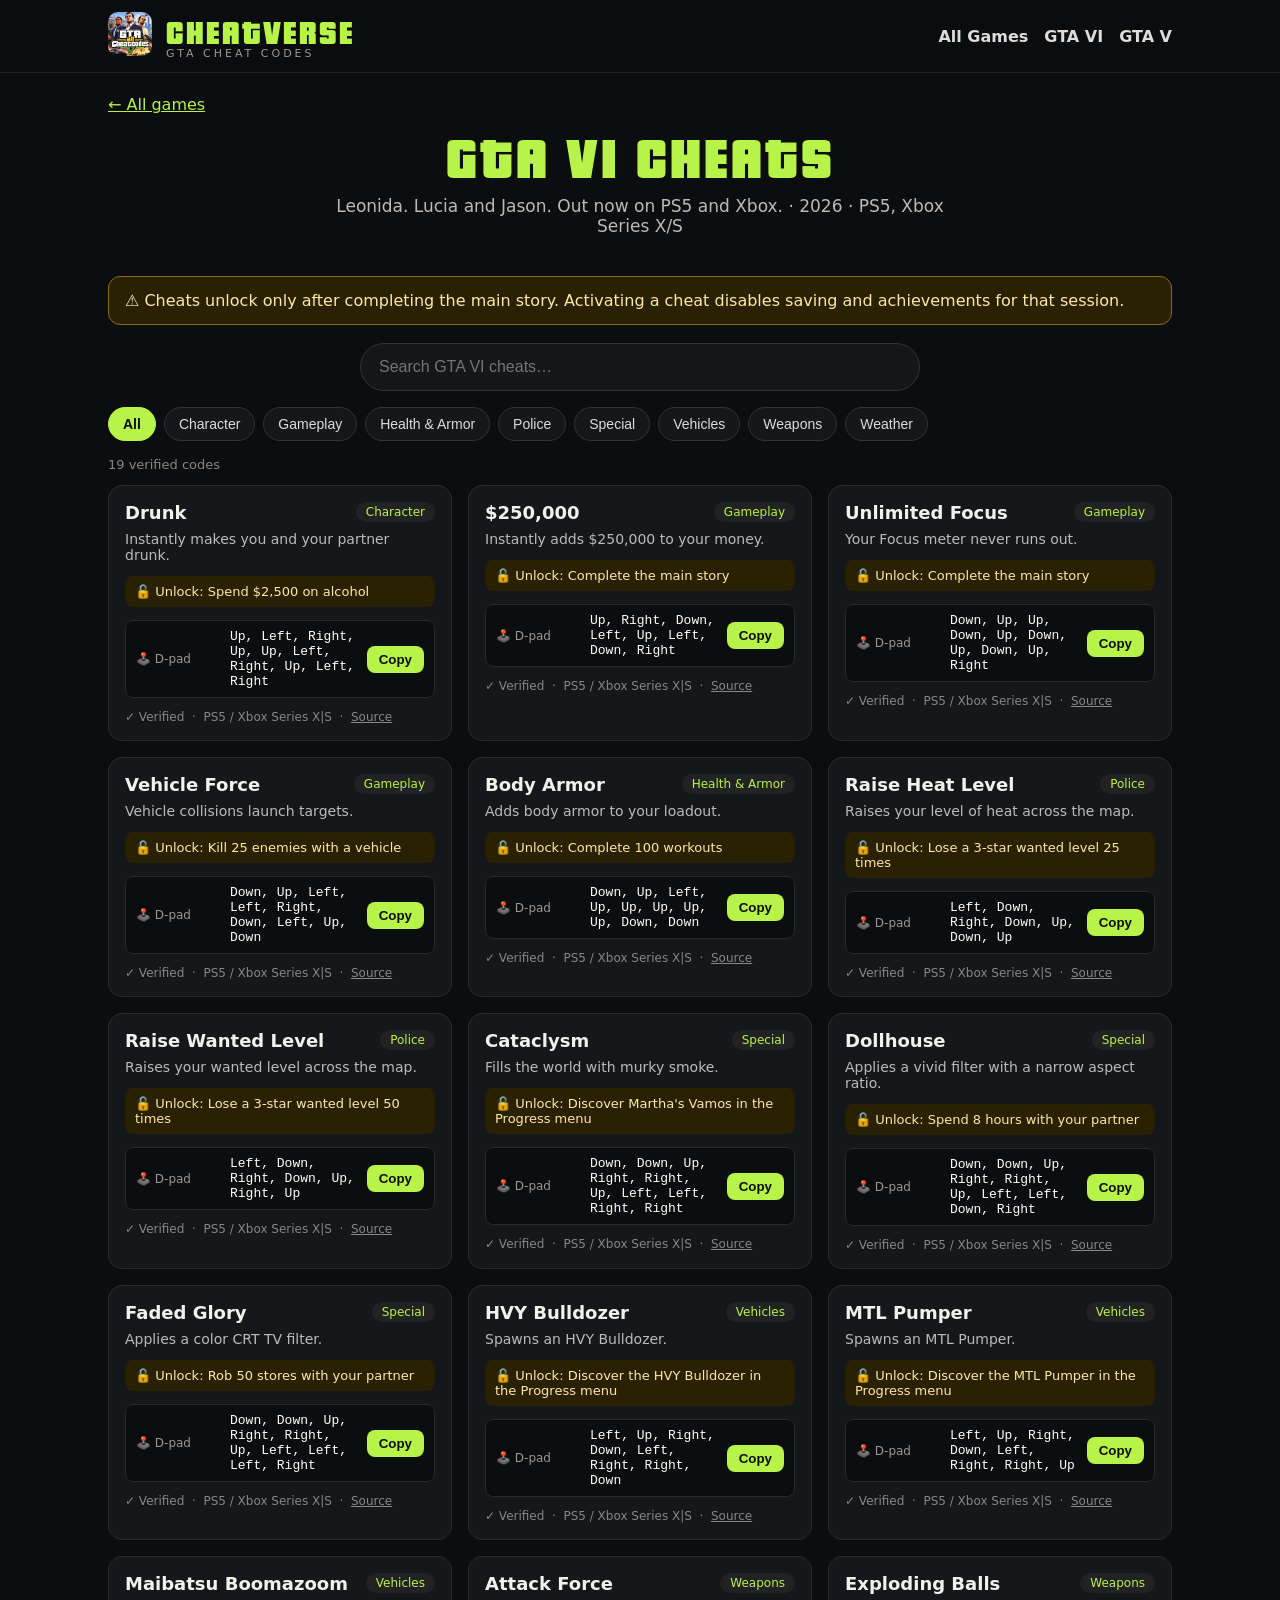
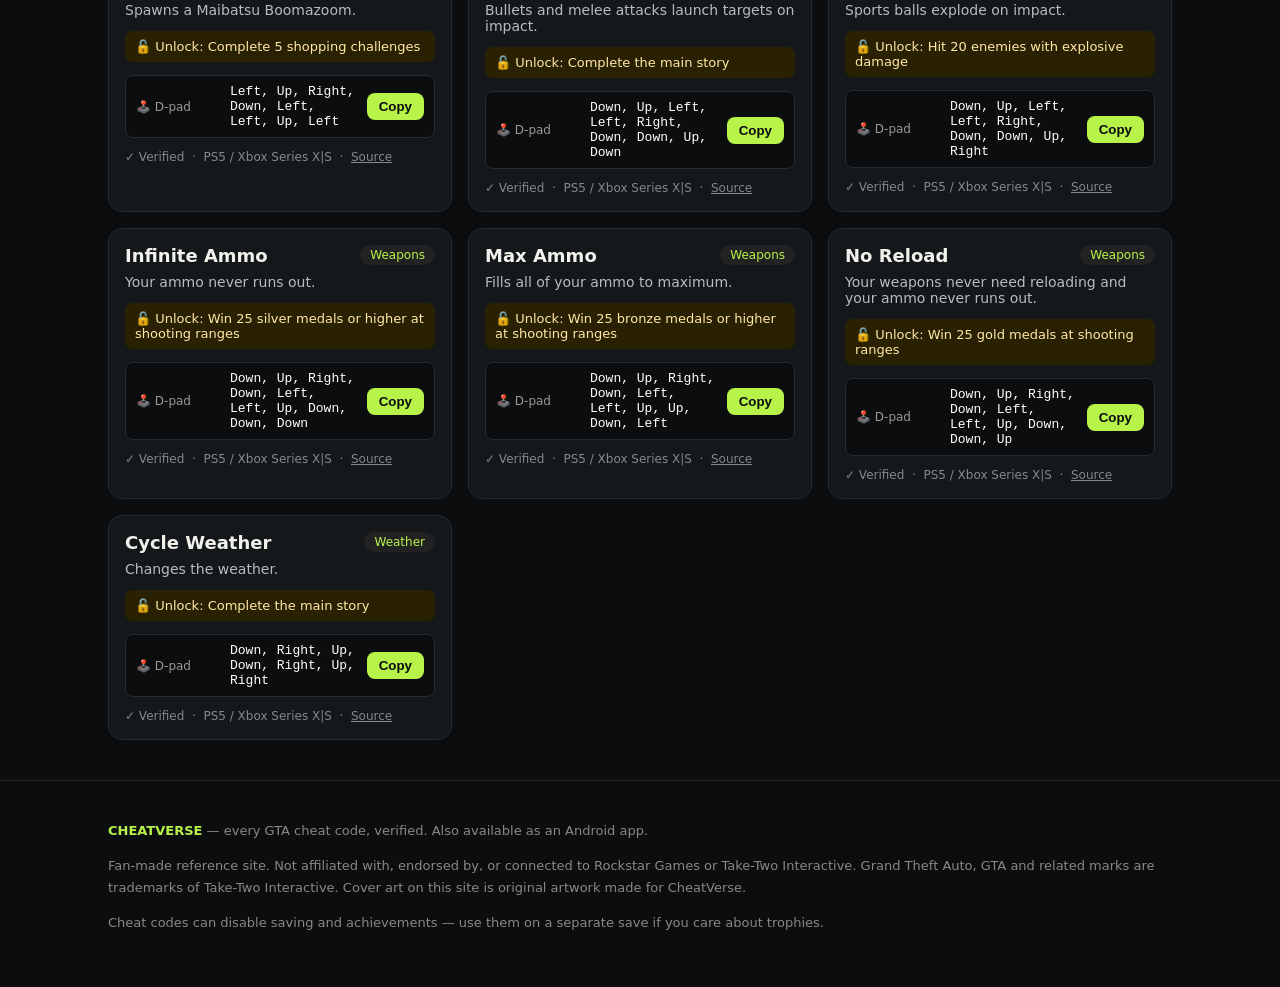
<file: games/gta-6.html>
<!DOCTYPE html>
<html lang="en"><head><meta charset="utf-8">
<meta name="viewport" content="width=device-width, initial-scale=1">
<title>GTA VI Cheat Codes — CheatVerse</title><meta name="description" content="All 19 verified GTA VI cheat codes — PC keyboard, PlayStation, Xbox, D-pad and phone cheats. Leonida. Lucia and Jason. Out now on PS5 and Xbox.">
<link rel="canonical" href="https://khizar-al-dev.github.io/cheatverse/games/gta-6.html">
<meta property="og:title" content="GTA VI Cheat Codes — CheatVerse"><meta property="og:description" content="All 19 verified GTA VI cheat codes — PC keyboard, PlayStation, Xbox, D-pad and phone cheats. Leonida. Lucia and Jason. Out now on PS5 and Xbox.">
<meta property="og:type" content="website"><meta property="og:image" content="https://khizar-al-dev.github.io/cheatverse/assets/images/covers/gta-6.webp">
<link rel="stylesheet" href="../style.css"></head>
<body><header class="site"><div class="wrap">
<a href="../index.html"><img class="logo" src="../assets/images/logo.png" alt="CheatVerse logo"></a>
<a class="brand" href="../index.html">CHEATVERSE<small>GTA CHEAT CODES</small></a>
<nav><a href="../index.html">All Games</a><a href="../games/gta-6.html">GTA VI</a><a href="../games/gta-5.html">GTA V</a></nav>
</div></header><main class="wrap">
<p style="margin:22px 0 0"><a href="../index.html">← All games</a></p>
<section class="hero" style="padding-top:10px"><h1 style="font-size:clamp(34px,6vw,60px)">GTA VI CHEATS</h1>
<p>Leonida. Lucia and Jason. Out now on PS5 and Xbox. · 2026 · PS5, Xbox Series X/S</p></section>
<div class="notice">⚠️ Cheats unlock only after completing the main story. Activating a cheat disables saving and achievements for that session.</div>
<input id="q" class="search" type="search" placeholder="Search GTA VI cheats…" aria-label="Search cheats">
<div class="cats"><button class="active" data-cat="all">All</button><button data-cat="character">Character</button><button data-cat="gameplay">Gameplay</button><button data-cat="health_armor">Health &amp; Armor</button><button data-cat="police">Police</button><button data-cat="special">Special</button><button data-cat="vehicles">Vehicles</button><button data-cat="weapons">Weapons</button><button data-cat="weather">Weather</button></div>
<p style="color:#888;font-size:13px"><span id="n">19</span> verified codes</p>
<section class="cards"><article class="card" data-name="drunk" data-cat="character">
  <div class="card-head"><h3>Drunk</h3><span class="chip">Character</span></div>
  <p class="desc">Instantly makes you and your partner drunk.</p>
  <p class="unlock">🔓 Unlock: Spend $2,500 on alcohol</p>
  <div class="codes"><div class="code-row"><span class="code-label">🕹️ D-pad</span><code>Up, Left, Right, Up, Up, Left, Right, Up, Left, Right</code><button class="copy" data-copy="Up, Left, Right, Up, Up, Left, Right, Up, Left, Right" type="button">Copy</button></div></div>
  <p class="meta">✓ Verified &nbsp;·&nbsp; PS5 / Xbox Series X|S &nbsp;·&nbsp; <a href="https://www.polygon.com/gta-6-cheat-codes-list-unlock/" target="_blank" rel="noopener">Source</a></p>
</article><article class="card" data-name="$250,000" data-cat="gameplay">
  <div class="card-head"><h3>$250,000</h3><span class="chip">Gameplay</span></div>
  <p class="desc">Instantly adds $250,000 to your money.</p>
  <p class="unlock">🔓 Unlock: Complete the main story</p>
  <div class="codes"><div class="code-row"><span class="code-label">🕹️ D-pad</span><code>Up, Right, Down, Left, Up, Left, Down, Right</code><button class="copy" data-copy="Up, Right, Down, Left, Up, Left, Down, Right" type="button">Copy</button></div></div>
  <p class="meta">✓ Verified &nbsp;·&nbsp; PS5 / Xbox Series X|S &nbsp;·&nbsp; <a href="https://www.polygon.com/gta-6-cheat-codes-list-unlock/" target="_blank" rel="noopener">Source</a></p>
</article><article class="card" data-name="unlimited focus" data-cat="gameplay">
  <div class="card-head"><h3>Unlimited Focus</h3><span class="chip">Gameplay</span></div>
  <p class="desc">Your Focus meter never runs out.</p>
  <p class="unlock">🔓 Unlock: Complete the main story</p>
  <div class="codes"><div class="code-row"><span class="code-label">🕹️ D-pad</span><code>Down, Up, Up, Down, Up, Down, Up, Down, Up, Right</code><button class="copy" data-copy="Down, Up, Up, Down, Up, Down, Up, Down, Up, Right" type="button">Copy</button></div></div>
  <p class="meta">✓ Verified &nbsp;·&nbsp; PS5 / Xbox Series X|S &nbsp;·&nbsp; <a href="https://www.dexerto.com/wikis/gta-6/cheat-codes/" target="_blank" rel="noopener">Source</a></p>
</article><article class="card" data-name="vehicle force" data-cat="gameplay">
  <div class="card-head"><h3>Vehicle Force</h3><span class="chip">Gameplay</span></div>
  <p class="desc">Vehicle collisions launch targets.</p>
  <p class="unlock">🔓 Unlock: Kill 25 enemies with a vehicle</p>
  <div class="codes"><div class="code-row"><span class="code-label">🕹️ D-pad</span><code>Down, Up, Left, Left, Right, Down, Left, Up, Down</code><button class="copy" data-copy="Down, Up, Left, Left, Right, Down, Left, Up, Down" type="button">Copy</button></div></div>
  <p class="meta">✓ Verified &nbsp;·&nbsp; PS5 / Xbox Series X|S &nbsp;·&nbsp; <a href="https://www.trueachievements.com/news/gta-6-cheat-codes" target="_blank" rel="noopener">Source</a></p>
</article><article class="card" data-name="body armor" data-cat="health_armor">
  <div class="card-head"><h3>Body Armor</h3><span class="chip">Health &amp; Armor</span></div>
  <p class="desc">Adds body armor to your loadout.</p>
  <p class="unlock">🔓 Unlock: Complete 100 workouts</p>
  <div class="codes"><div class="code-row"><span class="code-label">🕹️ D-pad</span><code>Down, Up, Left, Up, Up, Up, Up, Up, Down, Down</code><button class="copy" data-copy="Down, Up, Left, Up, Up, Up, Up, Up, Down, Down" type="button">Copy</button></div></div>
  <p class="meta">✓ Verified &nbsp;·&nbsp; PS5 / Xbox Series X|S &nbsp;·&nbsp; <a href="https://www.trueachievements.com/news/gta-6-cheat-codes" target="_blank" rel="noopener">Source</a></p>
</article><article class="card" data-name="raise heat level" data-cat="police">
  <div class="card-head"><h3>Raise Heat Level</h3><span class="chip">Police</span></div>
  <p class="desc">Raises your level of heat across the map.</p>
  <p class="unlock">🔓 Unlock: Lose a 3-star wanted level 25 times</p>
  <div class="codes"><div class="code-row"><span class="code-label">🕹️ D-pad</span><code>Left, Down, Right, Down, Up, Down, Up</code><button class="copy" data-copy="Left, Down, Right, Down, Up, Down, Up" type="button">Copy</button></div></div>
  <p class="meta">✓ Verified &nbsp;·&nbsp; PS5 / Xbox Series X|S &nbsp;·&nbsp; <a href="https://www.dexerto.com/wikis/gta-6/cheat-codes/" target="_blank" rel="noopener">Source</a></p>
</article><article class="card" data-name="raise wanted level" data-cat="police">
  <div class="card-head"><h3>Raise Wanted Level</h3><span class="chip">Police</span></div>
  <p class="desc">Raises your wanted level across the map.</p>
  <p class="unlock">🔓 Unlock: Lose a 3-star wanted level 50 times</p>
  <div class="codes"><div class="code-row"><span class="code-label">🕹️ D-pad</span><code>Left, Down, Right, Down, Up, Right, Up</code><button class="copy" data-copy="Left, Down, Right, Down, Up, Right, Up" type="button">Copy</button></div></div>
  <p class="meta">✓ Verified &nbsp;·&nbsp; PS5 / Xbox Series X|S &nbsp;·&nbsp; <a href="https://www.trueachievements.com/news/gta-6-cheat-codes" target="_blank" rel="noopener">Source</a></p>
</article><article class="card" data-name="cataclysm" data-cat="special">
  <div class="card-head"><h3>Cataclysm</h3><span class="chip">Special</span></div>
  <p class="desc">Fills the world with murky smoke.</p>
  <p class="unlock">🔓 Unlock: Discover Martha&#x27;s Vamos in the Progress menu</p>
  <div class="codes"><div class="code-row"><span class="code-label">🕹️ D-pad</span><code>Down, Down, Up, Right, Right, Up, Left, Left, Right, Right</code><button class="copy" data-copy="Down, Down, Up, Right, Right, Up, Left, Left, Right, Right" type="button">Copy</button></div></div>
  <p class="meta">✓ Verified &nbsp;·&nbsp; PS5 / Xbox Series X|S &nbsp;·&nbsp; <a href="https://www.polygon.com/gta-6-cheat-codes-list-unlock/" target="_blank" rel="noopener">Source</a></p>
</article><article class="card" data-name="dollhouse" data-cat="special">
  <div class="card-head"><h3>Dollhouse</h3><span class="chip">Special</span></div>
  <p class="desc">Applies a vivid filter with a narrow aspect ratio.</p>
  <p class="unlock">🔓 Unlock: Spend 8 hours with your partner</p>
  <div class="codes"><div class="code-row"><span class="code-label">🕹️ D-pad</span><code>Down, Down, Up, Right, Right, Up, Left, Left, Down, Right</code><button class="copy" data-copy="Down, Down, Up, Right, Right, Up, Left, Left, Down, Right" type="button">Copy</button></div></div>
  <p class="meta">✓ Verified &nbsp;·&nbsp; PS5 / Xbox Series X|S &nbsp;·&nbsp; <a href="https://www.polygon.com/gta-6-cheat-codes-list-unlock/" target="_blank" rel="noopener">Source</a></p>
</article><article class="card" data-name="faded glory" data-cat="special">
  <div class="card-head"><h3>Faded Glory</h3><span class="chip">Special</span></div>
  <p class="desc">Applies a color CRT TV filter.</p>
  <p class="unlock">🔓 Unlock: Rob 50 stores with your partner</p>
  <div class="codes"><div class="code-row"><span class="code-label">🕹️ D-pad</span><code>Down, Down, Up, Right, Right, Up, Left, Left, Left, Right</code><button class="copy" data-copy="Down, Down, Up, Right, Right, Up, Left, Left, Left, Right" type="button">Copy</button></div></div>
  <p class="meta">✓ Verified &nbsp;·&nbsp; PS5 / Xbox Series X|S &nbsp;·&nbsp; <a href="https://www.trueachievements.com/news/gta-6-cheat-codes" target="_blank" rel="noopener">Source</a></p>
</article><article class="card" data-name="hvy bulldozer" data-cat="vehicles">
  <div class="card-head"><h3>HVY Bulldozer</h3><span class="chip">Vehicles</span></div>
  <p class="desc">Spawns an HVY Bulldozer.</p>
  <p class="unlock">🔓 Unlock: Discover the HVY Bulldozer in the Progress menu</p>
  <div class="codes"><div class="code-row"><span class="code-label">🕹️ D-pad</span><code>Left, Up, Right, Down, Left, Right, Right, Down</code><button class="copy" data-copy="Left, Up, Right, Down, Left, Right, Right, Down" type="button">Copy</button></div></div>
  <p class="meta">✓ Verified &nbsp;·&nbsp; PS5 / Xbox Series X|S &nbsp;·&nbsp; <a href="https://www.polygon.com/gta-6-cheat-codes-list-unlock/" target="_blank" rel="noopener">Source</a></p>
</article><article class="card" data-name="mtl pumper" data-cat="vehicles">
  <div class="card-head"><h3>MTL Pumper</h3><span class="chip">Vehicles</span></div>
  <p class="desc">Spawns an MTL Pumper.</p>
  <p class="unlock">🔓 Unlock: Discover the MTL Pumper in the Progress menu</p>
  <div class="codes"><div class="code-row"><span class="code-label">🕹️ D-pad</span><code>Left, Up, Right, Down, Left, Right, Right, Up</code><button class="copy" data-copy="Left, Up, Right, Down, Left, Right, Right, Up" type="button">Copy</button></div></div>
  <p class="meta">✓ Verified &nbsp;·&nbsp; PS5 / Xbox Series X|S &nbsp;·&nbsp; <a href="https://www.polygon.com/gta-6-cheat-codes-list-unlock/" target="_blank" rel="noopener">Source</a></p>
</article><article class="card" data-name="maibatsu boomazoom" data-cat="vehicles">
  <div class="card-head"><h3>Maibatsu Boomazoom</h3><span class="chip">Vehicles</span></div>
  <p class="desc">Spawns a Maibatsu Boomazoom.</p>
  <p class="unlock">🔓 Unlock: Complete 5 shopping challenges</p>
  <div class="codes"><div class="code-row"><span class="code-label">🕹️ D-pad</span><code>Left, Up, Right, Down, Left, Left, Up, Left</code><button class="copy" data-copy="Left, Up, Right, Down, Left, Left, Up, Left" type="button">Copy</button></div></div>
  <p class="meta">✓ Verified &nbsp;·&nbsp; PS5 / Xbox Series X|S &nbsp;·&nbsp; <a href="https://www.dexerto.com/wikis/gta-6/cheat-codes/" target="_blank" rel="noopener">Source</a></p>
</article><article class="card" data-name="attack force" data-cat="weapons">
  <div class="card-head"><h3>Attack Force</h3><span class="chip">Weapons</span></div>
  <p class="desc">Bullets and melee attacks launch targets on impact.</p>
  <p class="unlock">🔓 Unlock: Complete the main story</p>
  <div class="codes"><div class="code-row"><span class="code-label">🕹️ D-pad</span><code>Down, Up, Left, Left, Right, Down, Down, Up, Down</code><button class="copy" data-copy="Down, Up, Left, Left, Right, Down, Down, Up, Down" type="button">Copy</button></div></div>
  <p class="meta">✓ Verified &nbsp;·&nbsp; PS5 / Xbox Series X|S &nbsp;·&nbsp; <a href="https://www.polygon.com/gta-6-cheat-codes-list-unlock/" target="_blank" rel="noopener">Source</a></p>
</article><article class="card" data-name="exploding balls" data-cat="weapons">
  <div class="card-head"><h3>Exploding Balls</h3><span class="chip">Weapons</span></div>
  <p class="desc">Sports balls explode on impact.</p>
  <p class="unlock">🔓 Unlock: Hit 20 enemies with explosive damage</p>
  <div class="codes"><div class="code-row"><span class="code-label">🕹️ D-pad</span><code>Down, Up, Left, Left, Right, Down, Down, Up, Right</code><button class="copy" data-copy="Down, Up, Left, Left, Right, Down, Down, Up, Right" type="button">Copy</button></div></div>
  <p class="meta">✓ Verified &nbsp;·&nbsp; PS5 / Xbox Series X|S &nbsp;·&nbsp; <a href="https://www.polygon.com/gta-6-cheat-codes-list-unlock/" target="_blank" rel="noopener">Source</a></p>
</article><article class="card" data-name="infinite ammo" data-cat="weapons">
  <div class="card-head"><h3>Infinite Ammo</h3><span class="chip">Weapons</span></div>
  <p class="desc">Your ammo never runs out.</p>
  <p class="unlock">🔓 Unlock: Win 25 silver medals or higher at shooting ranges</p>
  <div class="codes"><div class="code-row"><span class="code-label">🕹️ D-pad</span><code>Down, Up, Right, Down, Left, Left, Up, Down, Down, Down</code><button class="copy" data-copy="Down, Up, Right, Down, Left, Left, Up, Down, Down, Down" type="button">Copy</button></div></div>
  <p class="meta">✓ Verified &nbsp;·&nbsp; PS5 / Xbox Series X|S &nbsp;·&nbsp; <a href="https://www.dexerto.com/wikis/gta-6/cheat-codes/" target="_blank" rel="noopener">Source</a></p>
</article><article class="card" data-name="max ammo" data-cat="weapons">
  <div class="card-head"><h3>Max Ammo</h3><span class="chip">Weapons</span></div>
  <p class="desc">Fills all of your ammo to maximum.</p>
  <p class="unlock">🔓 Unlock: Win 25 bronze medals or higher at shooting ranges</p>
  <div class="codes"><div class="code-row"><span class="code-label">🕹️ D-pad</span><code>Down, Up, Right, Down, Left, Left, Up, Up, Down, Left</code><button class="copy" data-copy="Down, Up, Right, Down, Left, Left, Up, Up, Down, Left" type="button">Copy</button></div></div>
  <p class="meta">✓ Verified &nbsp;·&nbsp; PS5 / Xbox Series X|S &nbsp;·&nbsp; <a href="https://www.polygon.com/gta-6-cheat-codes-list-unlock/" target="_blank" rel="noopener">Source</a></p>
</article><article class="card" data-name="no reload" data-cat="weapons">
  <div class="card-head"><h3>No Reload</h3><span class="chip">Weapons</span></div>
  <p class="desc">Your weapons never need reloading and your ammo never runs out.</p>
  <p class="unlock">🔓 Unlock: Win 25 gold medals at shooting ranges</p>
  <div class="codes"><div class="code-row"><span class="code-label">🕹️ D-pad</span><code>Down, Up, Right, Down, Left, Left, Up, Down, Down, Up</code><button class="copy" data-copy="Down, Up, Right, Down, Left, Left, Up, Down, Down, Up" type="button">Copy</button></div></div>
  <p class="meta">✓ Verified &nbsp;·&nbsp; PS5 / Xbox Series X|S &nbsp;·&nbsp; <a href="https://www.dexerto.com/wikis/gta-6/cheat-codes/" target="_blank" rel="noopener">Source</a></p>
</article><article class="card" data-name="cycle weather" data-cat="weather">
  <div class="card-head"><h3>Cycle Weather</h3><span class="chip">Weather</span></div>
  <p class="desc">Changes the weather.</p>
  <p class="unlock">🔓 Unlock: Complete the main story</p>
  <div class="codes"><div class="code-row"><span class="code-label">🕹️ D-pad</span><code>Down, Right, Up, Down, Right, Up, Right</code><button class="copy" data-copy="Down, Right, Up, Down, Right, Up, Right" type="button">Copy</button></div></div>
  <p class="meta">✓ Verified &nbsp;·&nbsp; PS5 / Xbox Series X|S &nbsp;·&nbsp; <a href="https://www.trueachievements.com/news/gta-6-cheat-codes" target="_blank" rel="noopener">Source</a></p>
</article></section>
<p class="empty">No cheats match that search.</p>
</main><footer><div class="wrap">
<p><b style="color:#B8F34A">CHEATVERSE</b> — every GTA cheat code, verified. Also available as an Android app.</p>
<p>Fan-made reference site. Not affiliated with, endorsed by, or connected to Rockstar Games or Take-Two Interactive. Grand Theft Auto, GTA and related marks are trademarks of Take-Two Interactive. Cover art on this site is original artwork made for CheatVerse.</p>
<p>Cheat codes can disable saving and achievements — use them on a separate save if you care about trophies.</p>
</div></footer><script src="../app.js"></script></body></html>
</file>
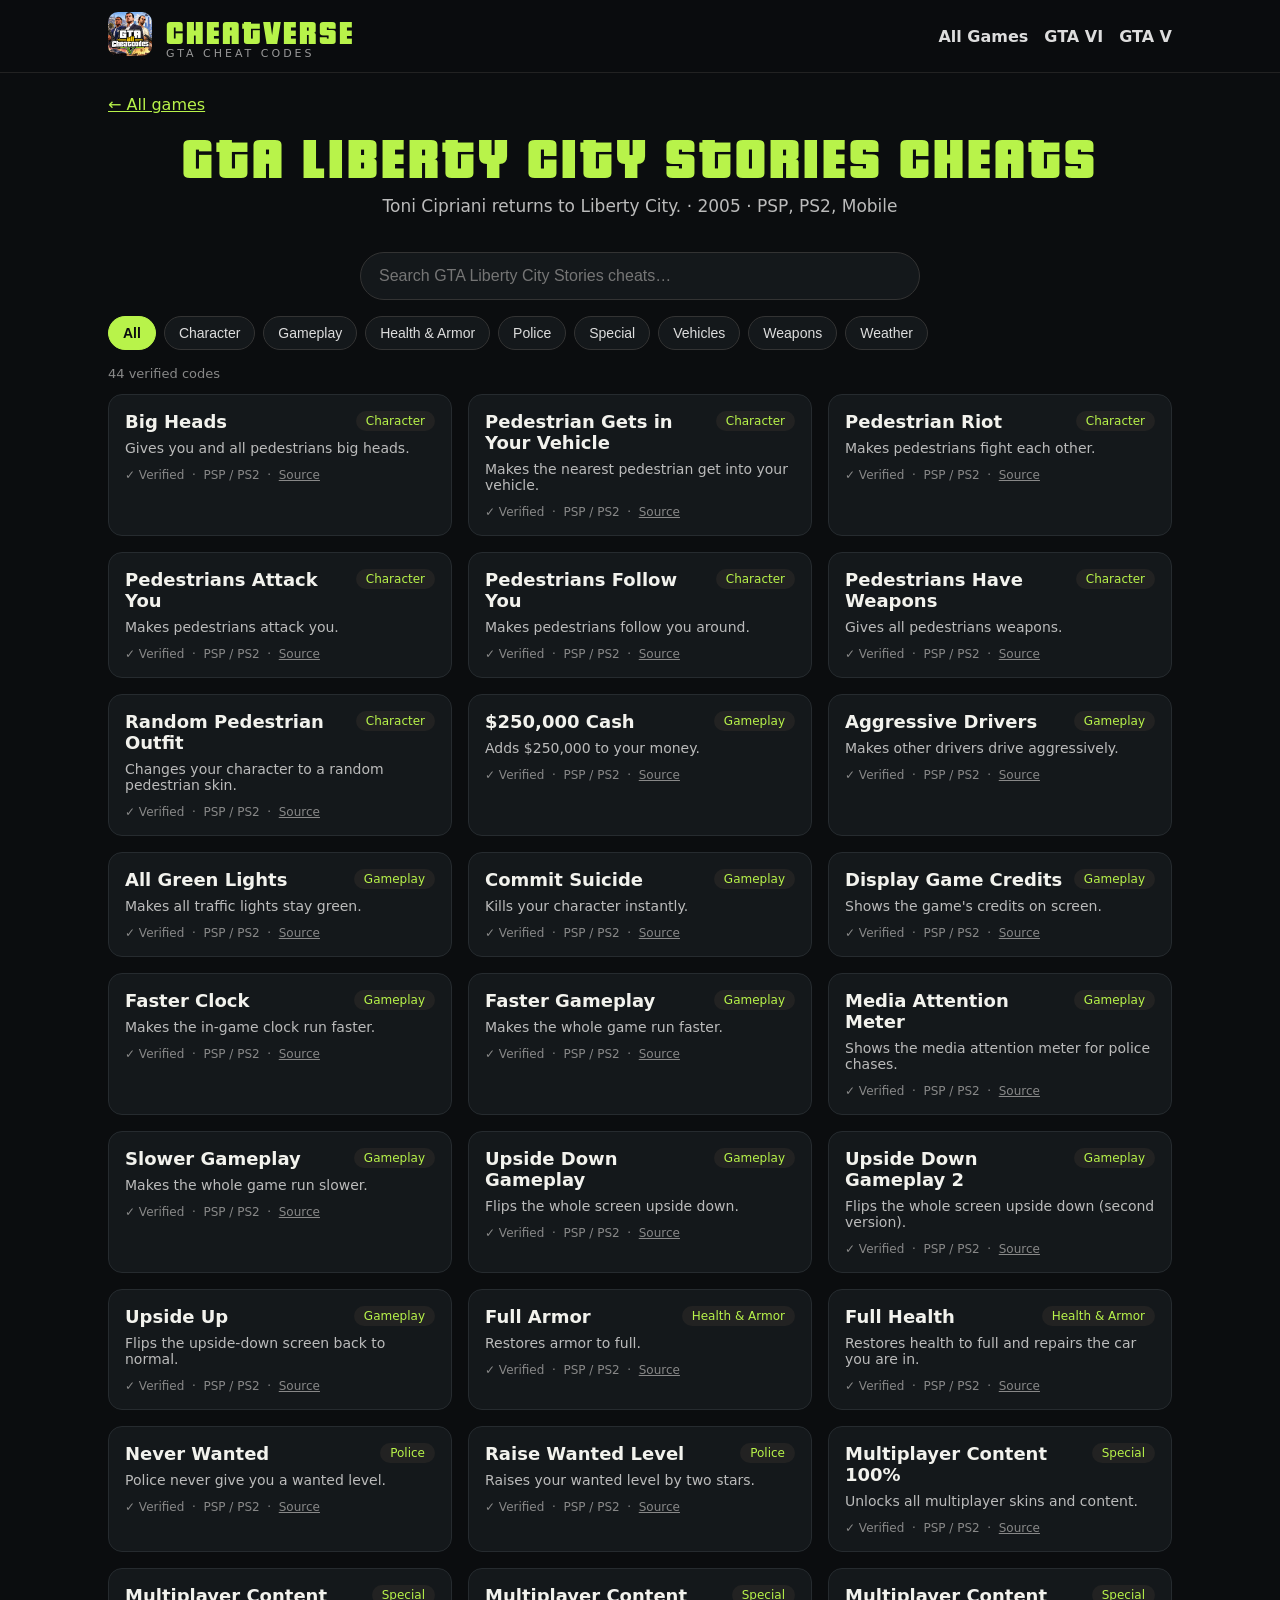
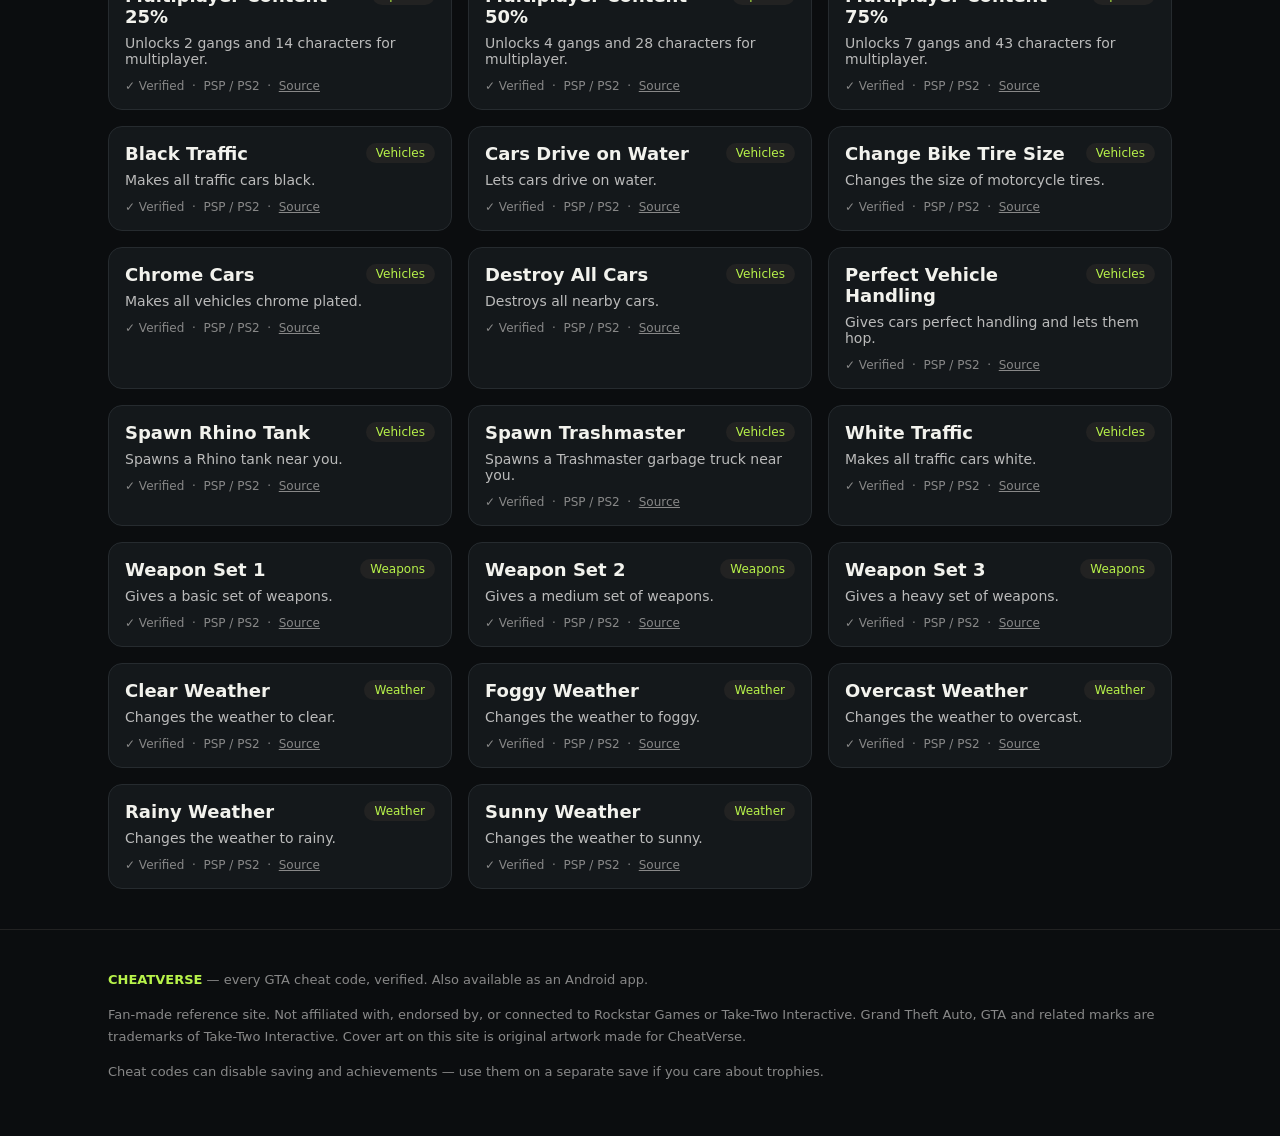
<file: games/lcs.html>
<!DOCTYPE html>
<html lang="en"><head><meta charset="utf-8">
<meta name="viewport" content="width=device-width, initial-scale=1">
<title>GTA Liberty City Stories Cheat Codes — CheatVerse</title><meta name="description" content="All 44 verified GTA Liberty City Stories cheat codes — PC keyboard, PlayStation, Xbox, D-pad and phone cheats. Toni Cipriani returns to Liberty City.">
<link rel="canonical" href="https://khizar-al-dev.github.io/cheatverse/games/lcs.html">
<meta property="og:title" content="GTA Liberty City Stories Cheat Codes — CheatVerse"><meta property="og:description" content="All 44 verified GTA Liberty City Stories cheat codes — PC keyboard, PlayStation, Xbox, D-pad and phone cheats. Toni Cipriani returns to Liberty City.">
<meta property="og:type" content="website"><meta property="og:image" content="https://khizar-al-dev.github.io/cheatverse/assets/images/covers/lcs.webp">
<link rel="stylesheet" href="../style.css"></head>
<body><header class="site"><div class="wrap">
<a href="../index.html"><img class="logo" src="../assets/images/logo.png" alt="CheatVerse logo"></a>
<a class="brand" href="../index.html">CHEATVERSE<small>GTA CHEAT CODES</small></a>
<nav><a href="../index.html">All Games</a><a href="../games/gta-6.html">GTA VI</a><a href="../games/gta-5.html">GTA V</a></nav>
</div></header><main class="wrap">
<p style="margin:22px 0 0"><a href="../index.html">← All games</a></p>
<section class="hero" style="padding-top:10px"><h1 style="font-size:clamp(34px,6vw,60px)">GTA LIBERTY CITY STORIES CHEATS</h1>
<p>Toni Cipriani returns to Liberty City. · 2005 · PSP, PS2, Mobile</p></section>

<input id="q" class="search" type="search" placeholder="Search GTA Liberty City Stories cheats…" aria-label="Search cheats">
<div class="cats"><button class="active" data-cat="all">All</button><button data-cat="character">Character</button><button data-cat="gameplay">Gameplay</button><button data-cat="health_armor">Health &amp; Armor</button><button data-cat="police">Police</button><button data-cat="special">Special</button><button data-cat="vehicles">Vehicles</button><button data-cat="weapons">Weapons</button><button data-cat="weather">Weather</button></div>
<p style="color:#888;font-size:13px"><span id="n">44</span> verified codes</p>
<section class="cards"><article class="card" data-name="big heads" data-cat="character">
  <div class="card-head"><h3>Big Heads</h3><span class="chip">Character</span></div>
  <p class="desc">Gives you and all pedestrians big heads.</p>
  
  <div class="codes"></div>
  <p class="meta">✓ Verified &nbsp;·&nbsp; PSP / PS2 &nbsp;·&nbsp; <a href="https://gta.fandom.com/wiki/Cheats_in_GTA_Liberty_City_Stories" target="_blank" rel="noopener">Source</a></p>
</article><article class="card" data-name="pedestrian gets in your vehicle" data-cat="character">
  <div class="card-head"><h3>Pedestrian Gets in Your Vehicle</h3><span class="chip">Character</span></div>
  <p class="desc">Makes the nearest pedestrian get into your vehicle.</p>
  
  <div class="codes"></div>
  <p class="meta">✓ Verified &nbsp;·&nbsp; PSP / PS2 &nbsp;·&nbsp; <a href="https://gta.fandom.com/wiki/Cheats_in_GTA_Liberty_City_Stories" target="_blank" rel="noopener">Source</a></p>
</article><article class="card" data-name="pedestrian riot" data-cat="character">
  <div class="card-head"><h3>Pedestrian Riot</h3><span class="chip">Character</span></div>
  <p class="desc">Makes pedestrians fight each other.</p>
  
  <div class="codes"></div>
  <p class="meta">✓ Verified &nbsp;·&nbsp; PSP / PS2 &nbsp;·&nbsp; <a href="https://gta.fandom.com/wiki/Cheats_in_GTA_Liberty_City_Stories" target="_blank" rel="noopener">Source</a></p>
</article><article class="card" data-name="pedestrians attack you" data-cat="character">
  <div class="card-head"><h3>Pedestrians Attack You</h3><span class="chip">Character</span></div>
  <p class="desc">Makes pedestrians attack you.</p>
  
  <div class="codes"></div>
  <p class="meta">✓ Verified &nbsp;·&nbsp; PSP / PS2 &nbsp;·&nbsp; <a href="https://gta.fandom.com/wiki/Cheats_in_GTA_Liberty_City_Stories" target="_blank" rel="noopener">Source</a></p>
</article><article class="card" data-name="pedestrians follow you" data-cat="character">
  <div class="card-head"><h3>Pedestrians Follow You</h3><span class="chip">Character</span></div>
  <p class="desc">Makes pedestrians follow you around.</p>
  
  <div class="codes"></div>
  <p class="meta">✓ Verified &nbsp;·&nbsp; PSP / PS2 &nbsp;·&nbsp; <a href="https://gta.fandom.com/wiki/Cheats_in_GTA_Liberty_City_Stories" target="_blank" rel="noopener">Source</a></p>
</article><article class="card" data-name="pedestrians have weapons" data-cat="character">
  <div class="card-head"><h3>Pedestrians Have Weapons</h3><span class="chip">Character</span></div>
  <p class="desc">Gives all pedestrians weapons.</p>
  
  <div class="codes"></div>
  <p class="meta">✓ Verified &nbsp;·&nbsp; PSP / PS2 &nbsp;·&nbsp; <a href="https://gta.fandom.com/wiki/Cheats_in_GTA_Liberty_City_Stories" target="_blank" rel="noopener">Source</a></p>
</article><article class="card" data-name="random pedestrian outfit" data-cat="character">
  <div class="card-head"><h3>Random Pedestrian Outfit</h3><span class="chip">Character</span></div>
  <p class="desc">Changes your character to a random pedestrian skin.</p>
  
  <div class="codes"></div>
  <p class="meta">✓ Verified &nbsp;·&nbsp; PSP / PS2 &nbsp;·&nbsp; <a href="https://gta.fandom.com/wiki/Cheats_in_GTA_Liberty_City_Stories" target="_blank" rel="noopener">Source</a></p>
</article><article class="card" data-name="$250,000 cash" data-cat="gameplay">
  <div class="card-head"><h3>$250,000 Cash</h3><span class="chip">Gameplay</span></div>
  <p class="desc">Adds $250,000 to your money.</p>
  
  <div class="codes"></div>
  <p class="meta">✓ Verified &nbsp;·&nbsp; PSP / PS2 &nbsp;·&nbsp; <a href="https://gta.fandom.com/wiki/Cheats_in_GTA_Liberty_City_Stories" target="_blank" rel="noopener">Source</a></p>
</article><article class="card" data-name="aggressive drivers" data-cat="gameplay">
  <div class="card-head"><h3>Aggressive Drivers</h3><span class="chip">Gameplay</span></div>
  <p class="desc">Makes other drivers drive aggressively.</p>
  
  <div class="codes"></div>
  <p class="meta">✓ Verified &nbsp;·&nbsp; PSP / PS2 &nbsp;·&nbsp; <a href="https://gta.fandom.com/wiki/Cheats_in_GTA_Liberty_City_Stories" target="_blank" rel="noopener">Source</a></p>
</article><article class="card" data-name="all green lights" data-cat="gameplay">
  <div class="card-head"><h3>All Green Lights</h3><span class="chip">Gameplay</span></div>
  <p class="desc">Makes all traffic lights stay green.</p>
  
  <div class="codes"></div>
  <p class="meta">✓ Verified &nbsp;·&nbsp; PSP / PS2 &nbsp;·&nbsp; <a href="https://gta.fandom.com/wiki/Cheats_in_GTA_Liberty_City_Stories" target="_blank" rel="noopener">Source</a></p>
</article><article class="card" data-name="commit suicide" data-cat="gameplay">
  <div class="card-head"><h3>Commit Suicide</h3><span class="chip">Gameplay</span></div>
  <p class="desc">Kills your character instantly.</p>
  
  <div class="codes"></div>
  <p class="meta">✓ Verified &nbsp;·&nbsp; PSP / PS2 &nbsp;·&nbsp; <a href="https://gta.fandom.com/wiki/Cheats_in_GTA_Liberty_City_Stories" target="_blank" rel="noopener">Source</a></p>
</article><article class="card" data-name="display game credits" data-cat="gameplay">
  <div class="card-head"><h3>Display Game Credits</h3><span class="chip">Gameplay</span></div>
  <p class="desc">Shows the game&#x27;s credits on screen.</p>
  
  <div class="codes"></div>
  <p class="meta">✓ Verified &nbsp;·&nbsp; PSP / PS2 &nbsp;·&nbsp; <a href="https://gta.fandom.com/wiki/Cheats_in_GTA_Liberty_City_Stories" target="_blank" rel="noopener">Source</a></p>
</article><article class="card" data-name="faster clock" data-cat="gameplay">
  <div class="card-head"><h3>Faster Clock</h3><span class="chip">Gameplay</span></div>
  <p class="desc">Makes the in-game clock run faster.</p>
  
  <div class="codes"></div>
  <p class="meta">✓ Verified &nbsp;·&nbsp; PSP / PS2 &nbsp;·&nbsp; <a href="https://gta.fandom.com/wiki/Cheats_in_GTA_Liberty_City_Stories" target="_blank" rel="noopener">Source</a></p>
</article><article class="card" data-name="faster gameplay" data-cat="gameplay">
  <div class="card-head"><h3>Faster Gameplay</h3><span class="chip">Gameplay</span></div>
  <p class="desc">Makes the whole game run faster.</p>
  
  <div class="codes"></div>
  <p class="meta">✓ Verified &nbsp;·&nbsp; PSP / PS2 &nbsp;·&nbsp; <a href="https://gta.fandom.com/wiki/Cheats_in_GTA_Liberty_City_Stories" target="_blank" rel="noopener">Source</a></p>
</article><article class="card" data-name="media attention meter" data-cat="gameplay">
  <div class="card-head"><h3>Media Attention Meter</h3><span class="chip">Gameplay</span></div>
  <p class="desc">Shows the media attention meter for police chases.</p>
  
  <div class="codes"></div>
  <p class="meta">✓ Verified &nbsp;·&nbsp; PSP / PS2 &nbsp;·&nbsp; <a href="https://gta.fandom.com/wiki/Cheats_in_GTA_Liberty_City_Stories" target="_blank" rel="noopener">Source</a></p>
</article><article class="card" data-name="slower gameplay" data-cat="gameplay">
  <div class="card-head"><h3>Slower Gameplay</h3><span class="chip">Gameplay</span></div>
  <p class="desc">Makes the whole game run slower.</p>
  
  <div class="codes"></div>
  <p class="meta">✓ Verified &nbsp;·&nbsp; PSP / PS2 &nbsp;·&nbsp; <a href="https://gta.fandom.com/wiki/Cheats_in_GTA_Liberty_City_Stories" target="_blank" rel="noopener">Source</a></p>
</article><article class="card" data-name="upside down gameplay" data-cat="gameplay">
  <div class="card-head"><h3>Upside Down Gameplay</h3><span class="chip">Gameplay</span></div>
  <p class="desc">Flips the whole screen upside down.</p>
  
  <div class="codes"></div>
  <p class="meta">✓ Verified &nbsp;·&nbsp; PSP / PS2 &nbsp;·&nbsp; <a href="https://gta.fandom.com/wiki/Cheats_in_GTA_Liberty_City_Stories" target="_blank" rel="noopener">Source</a></p>
</article><article class="card" data-name="upside down gameplay 2" data-cat="gameplay">
  <div class="card-head"><h3>Upside Down Gameplay 2</h3><span class="chip">Gameplay</span></div>
  <p class="desc">Flips the whole screen upside down (second version).</p>
  
  <div class="codes"></div>
  <p class="meta">✓ Verified &nbsp;·&nbsp; PSP / PS2 &nbsp;·&nbsp; <a href="https://gta.fandom.com/wiki/Cheats_in_GTA_Liberty_City_Stories" target="_blank" rel="noopener">Source</a></p>
</article><article class="card" data-name="upside up" data-cat="gameplay">
  <div class="card-head"><h3>Upside Up</h3><span class="chip">Gameplay</span></div>
  <p class="desc">Flips the upside-down screen back to normal.</p>
  
  <div class="codes"></div>
  <p class="meta">✓ Verified &nbsp;·&nbsp; PSP / PS2 &nbsp;·&nbsp; <a href="https://gamefaqs.gamespot.com/psp/925776-grand-theft-auto-liberty-city-stories/cheats" target="_blank" rel="noopener">Source</a></p>
</article><article class="card" data-name="full armor" data-cat="health_armor">
  <div class="card-head"><h3>Full Armor</h3><span class="chip">Health &amp; Armor</span></div>
  <p class="desc">Restores armor to full.</p>
  
  <div class="codes"></div>
  <p class="meta">✓ Verified &nbsp;·&nbsp; PSP / PS2 &nbsp;·&nbsp; <a href="https://gta.fandom.com/wiki/Cheats_in_GTA_Liberty_City_Stories" target="_blank" rel="noopener">Source</a></p>
</article><article class="card" data-name="full health" data-cat="health_armor">
  <div class="card-head"><h3>Full Health</h3><span class="chip">Health &amp; Armor</span></div>
  <p class="desc">Restores health to full and repairs the car you are in.</p>
  
  <div class="codes"></div>
  <p class="meta">✓ Verified &nbsp;·&nbsp; PSP / PS2 &nbsp;·&nbsp; <a href="https://gta.fandom.com/wiki/Cheats_in_GTA_Liberty_City_Stories" target="_blank" rel="noopener">Source</a></p>
</article><article class="card" data-name="never wanted" data-cat="police">
  <div class="card-head"><h3>Never Wanted</h3><span class="chip">Police</span></div>
  <p class="desc">Police never give you a wanted level.</p>
  
  <div class="codes"></div>
  <p class="meta">✓ Verified &nbsp;·&nbsp; PSP / PS2 &nbsp;·&nbsp; <a href="https://gta.fandom.com/wiki/Cheats_in_GTA_Liberty_City_Stories" target="_blank" rel="noopener">Source</a></p>
</article><article class="card" data-name="raise wanted level" data-cat="police">
  <div class="card-head"><h3>Raise Wanted Level</h3><span class="chip">Police</span></div>
  <p class="desc">Raises your wanted level by two stars.</p>
  
  <div class="codes"></div>
  <p class="meta">✓ Verified &nbsp;·&nbsp; PSP / PS2 &nbsp;·&nbsp; <a href="https://gta.fandom.com/wiki/Cheats_in_GTA_Liberty_City_Stories" target="_blank" rel="noopener">Source</a></p>
</article><article class="card" data-name="multiplayer content 100%" data-cat="special">
  <div class="card-head"><h3>Multiplayer Content 100%</h3><span class="chip">Special</span></div>
  <p class="desc">Unlocks all multiplayer skins and content.</p>
  
  <div class="codes"></div>
  <p class="meta">✓ Verified &nbsp;·&nbsp; PSP / PS2 &nbsp;·&nbsp; <a href="https://gta.fandom.com/wiki/Cheats_in_GTA_Liberty_City_Stories" target="_blank" rel="noopener">Source</a></p>
</article><article class="card" data-name="multiplayer content 25%" data-cat="special">
  <div class="card-head"><h3>Multiplayer Content 25%</h3><span class="chip">Special</span></div>
  <p class="desc">Unlocks 2 gangs and 14 characters for multiplayer.</p>
  
  <div class="codes"></div>
  <p class="meta">✓ Verified &nbsp;·&nbsp; PSP / PS2 &nbsp;·&nbsp; <a href="https://gta.fandom.com/wiki/Cheats_in_GTA_Liberty_City_Stories" target="_blank" rel="noopener">Source</a></p>
</article><article class="card" data-name="multiplayer content 50%" data-cat="special">
  <div class="card-head"><h3>Multiplayer Content 50%</h3><span class="chip">Special</span></div>
  <p class="desc">Unlocks 4 gangs and 28 characters for multiplayer.</p>
  
  <div class="codes"></div>
  <p class="meta">✓ Verified &nbsp;·&nbsp; PSP / PS2 &nbsp;·&nbsp; <a href="https://gta.fandom.com/wiki/Cheats_in_GTA_Liberty_City_Stories" target="_blank" rel="noopener">Source</a></p>
</article><article class="card" data-name="multiplayer content 75%" data-cat="special">
  <div class="card-head"><h3>Multiplayer Content 75%</h3><span class="chip">Special</span></div>
  <p class="desc">Unlocks 7 gangs and 43 characters for multiplayer.</p>
  
  <div class="codes"></div>
  <p class="meta">✓ Verified &nbsp;·&nbsp; PSP / PS2 &nbsp;·&nbsp; <a href="https://gta.fandom.com/wiki/Cheats_in_GTA_Liberty_City_Stories" target="_blank" rel="noopener">Source</a></p>
</article><article class="card" data-name="black traffic" data-cat="vehicles">
  <div class="card-head"><h3>Black Traffic</h3><span class="chip">Vehicles</span></div>
  <p class="desc">Makes all traffic cars black.</p>
  
  <div class="codes"></div>
  <p class="meta">✓ Verified &nbsp;·&nbsp; PSP / PS2 &nbsp;·&nbsp; <a href="https://gta.fandom.com/wiki/Cheats_in_GTA_Liberty_City_Stories" target="_blank" rel="noopener">Source</a></p>
</article><article class="card" data-name="cars drive on water" data-cat="vehicles">
  <div class="card-head"><h3>Cars Drive on Water</h3><span class="chip">Vehicles</span></div>
  <p class="desc">Lets cars drive on water.</p>
  
  <div class="codes"></div>
  <p class="meta">✓ Verified &nbsp;·&nbsp; PSP / PS2 &nbsp;·&nbsp; <a href="https://gta.fandom.com/wiki/Cheats_in_GTA_Liberty_City_Stories" target="_blank" rel="noopener">Source</a></p>
</article><article class="card" data-name="change bike tire size" data-cat="vehicles">
  <div class="card-head"><h3>Change Bike Tire Size</h3><span class="chip">Vehicles</span></div>
  <p class="desc">Changes the size of motorcycle tires.</p>
  
  <div class="codes"></div>
  <p class="meta">✓ Verified &nbsp;·&nbsp; PSP / PS2 &nbsp;·&nbsp; <a href="https://gta.fandom.com/wiki/Cheats_in_GTA_Liberty_City_Stories" target="_blank" rel="noopener">Source</a></p>
</article><article class="card" data-name="chrome cars" data-cat="vehicles">
  <div class="card-head"><h3>Chrome Cars</h3><span class="chip">Vehicles</span></div>
  <p class="desc">Makes all vehicles chrome plated.</p>
  
  <div class="codes"></div>
  <p class="meta">✓ Verified &nbsp;·&nbsp; PSP / PS2 &nbsp;·&nbsp; <a href="https://gta.fandom.com/wiki/Cheats_in_GTA_Liberty_City_Stories" target="_blank" rel="noopener">Source</a></p>
</article><article class="card" data-name="destroy all cars" data-cat="vehicles">
  <div class="card-head"><h3>Destroy All Cars</h3><span class="chip">Vehicles</span></div>
  <p class="desc">Destroys all nearby cars.</p>
  
  <div class="codes"></div>
  <p class="meta">✓ Verified &nbsp;·&nbsp; PSP / PS2 &nbsp;·&nbsp; <a href="https://gta.fandom.com/wiki/Cheats_in_GTA_Liberty_City_Stories" target="_blank" rel="noopener">Source</a></p>
</article><article class="card" data-name="perfect vehicle handling" data-cat="vehicles">
  <div class="card-head"><h3>Perfect Vehicle Handling</h3><span class="chip">Vehicles</span></div>
  <p class="desc">Gives cars perfect handling and lets them hop.</p>
  
  <div class="codes"></div>
  <p class="meta">✓ Verified &nbsp;·&nbsp; PSP / PS2 &nbsp;·&nbsp; <a href="https://gta.fandom.com/wiki/Cheats_in_GTA_Liberty_City_Stories" target="_blank" rel="noopener">Source</a></p>
</article><article class="card" data-name="spawn rhino tank" data-cat="vehicles">
  <div class="card-head"><h3>Spawn Rhino Tank</h3><span class="chip">Vehicles</span></div>
  <p class="desc">Spawns a Rhino tank near you.</p>
  
  <div class="codes"></div>
  <p class="meta">✓ Verified &nbsp;·&nbsp; PSP / PS2 &nbsp;·&nbsp; <a href="https://gta.fandom.com/wiki/Cheats_in_GTA_Liberty_City_Stories" target="_blank" rel="noopener">Source</a></p>
</article><article class="card" data-name="spawn trashmaster" data-cat="vehicles">
  <div class="card-head"><h3>Spawn Trashmaster</h3><span class="chip">Vehicles</span></div>
  <p class="desc">Spawns a Trashmaster garbage truck near you.</p>
  
  <div class="codes"></div>
  <p class="meta">✓ Verified &nbsp;·&nbsp; PSP / PS2 &nbsp;·&nbsp; <a href="https://gta.fandom.com/wiki/Cheats_in_GTA_Liberty_City_Stories" target="_blank" rel="noopener">Source</a></p>
</article><article class="card" data-name="white traffic" data-cat="vehicles">
  <div class="card-head"><h3>White Traffic</h3><span class="chip">Vehicles</span></div>
  <p class="desc">Makes all traffic cars white.</p>
  
  <div class="codes"></div>
  <p class="meta">✓ Verified &nbsp;·&nbsp; PSP / PS2 &nbsp;·&nbsp; <a href="https://gta.fandom.com/wiki/Cheats_in_GTA_Liberty_City_Stories" target="_blank" rel="noopener">Source</a></p>
</article><article class="card" data-name="weapon set 1" data-cat="weapons">
  <div class="card-head"><h3>Weapon Set 1</h3><span class="chip">Weapons</span></div>
  <p class="desc">Gives a basic set of weapons.</p>
  
  <div class="codes"></div>
  <p class="meta">✓ Verified &nbsp;·&nbsp; PSP / PS2 &nbsp;·&nbsp; <a href="https://gta.fandom.com/wiki/Cheats_in_GTA_Liberty_City_Stories" target="_blank" rel="noopener">Source</a></p>
</article><article class="card" data-name="weapon set 2" data-cat="weapons">
  <div class="card-head"><h3>Weapon Set 2</h3><span class="chip">Weapons</span></div>
  <p class="desc">Gives a medium set of weapons.</p>
  
  <div class="codes"></div>
  <p class="meta">✓ Verified &nbsp;·&nbsp; PSP / PS2 &nbsp;·&nbsp; <a href="https://gta.fandom.com/wiki/Cheats_in_GTA_Liberty_City_Stories" target="_blank" rel="noopener">Source</a></p>
</article><article class="card" data-name="weapon set 3" data-cat="weapons">
  <div class="card-head"><h3>Weapon Set 3</h3><span class="chip">Weapons</span></div>
  <p class="desc">Gives a heavy set of weapons.</p>
  
  <div class="codes"></div>
  <p class="meta">✓ Verified &nbsp;·&nbsp; PSP / PS2 &nbsp;·&nbsp; <a href="https://gta.fandom.com/wiki/Cheats_in_GTA_Liberty_City_Stories" target="_blank" rel="noopener">Source</a></p>
</article><article class="card" data-name="clear weather" data-cat="weather">
  <div class="card-head"><h3>Clear Weather</h3><span class="chip">Weather</span></div>
  <p class="desc">Changes the weather to clear.</p>
  
  <div class="codes"></div>
  <p class="meta">✓ Verified &nbsp;·&nbsp; PSP / PS2 &nbsp;·&nbsp; <a href="https://gta.fandom.com/wiki/Cheats_in_GTA_Liberty_City_Stories" target="_blank" rel="noopener">Source</a></p>
</article><article class="card" data-name="foggy weather" data-cat="weather">
  <div class="card-head"><h3>Foggy Weather</h3><span class="chip">Weather</span></div>
  <p class="desc">Changes the weather to foggy.</p>
  
  <div class="codes"></div>
  <p class="meta">✓ Verified &nbsp;·&nbsp; PSP / PS2 &nbsp;·&nbsp; <a href="https://gta.fandom.com/wiki/Cheats_in_GTA_Liberty_City_Stories" target="_blank" rel="noopener">Source</a></p>
</article><article class="card" data-name="overcast weather" data-cat="weather">
  <div class="card-head"><h3>Overcast Weather</h3><span class="chip">Weather</span></div>
  <p class="desc">Changes the weather to overcast.</p>
  
  <div class="codes"></div>
  <p class="meta">✓ Verified &nbsp;·&nbsp; PSP / PS2 &nbsp;·&nbsp; <a href="https://gta.fandom.com/wiki/Cheats_in_GTA_Liberty_City_Stories" target="_blank" rel="noopener">Source</a></p>
</article><article class="card" data-name="rainy weather" data-cat="weather">
  <div class="card-head"><h3>Rainy Weather</h3><span class="chip">Weather</span></div>
  <p class="desc">Changes the weather to rainy.</p>
  
  <div class="codes"></div>
  <p class="meta">✓ Verified &nbsp;·&nbsp; PSP / PS2 &nbsp;·&nbsp; <a href="https://gta.fandom.com/wiki/Cheats_in_GTA_Liberty_City_Stories" target="_blank" rel="noopener">Source</a></p>
</article><article class="card" data-name="sunny weather" data-cat="weather">
  <div class="card-head"><h3>Sunny Weather</h3><span class="chip">Weather</span></div>
  <p class="desc">Changes the weather to sunny.</p>
  
  <div class="codes"></div>
  <p class="meta">✓ Verified &nbsp;·&nbsp; PSP / PS2 &nbsp;·&nbsp; <a href="https://gta.fandom.com/wiki/Cheats_in_GTA_Liberty_City_Stories" target="_blank" rel="noopener">Source</a></p>
</article></section>
<p class="empty">No cheats match that search.</p>
</main><footer><div class="wrap">
<p><b style="color:#B8F34A">CHEATVERSE</b> — every GTA cheat code, verified. Also available as an Android app.</p>
<p>Fan-made reference site. Not affiliated with, endorsed by, or connected to Rockstar Games or Take-Two Interactive. Grand Theft Auto, GTA and related marks are trademarks of Take-Two Interactive. Cover art on this site is original artwork made for CheatVerse.</p>
<p>Cheat codes can disable saving and achievements — use them on a separate save if you care about trophies.</p>
</div></footer><script src="../app.js"></script></body></html>
</file>
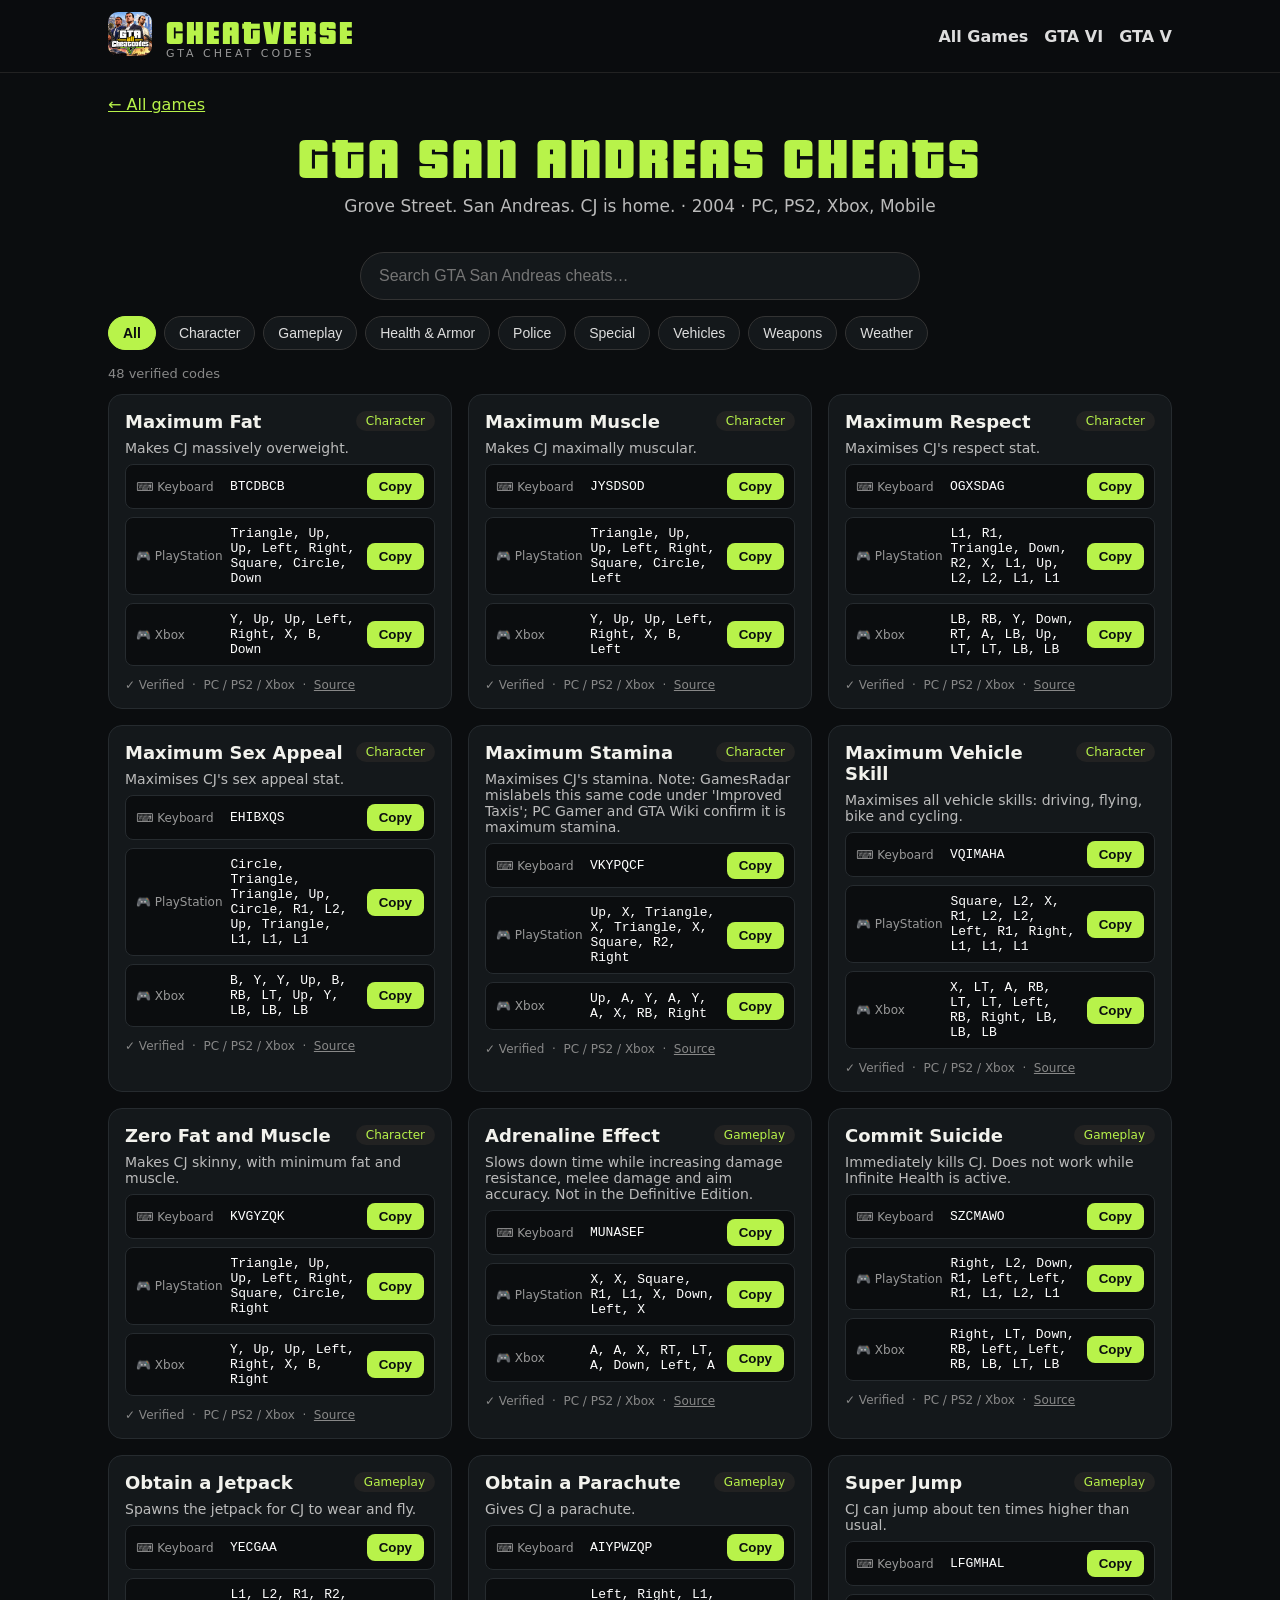
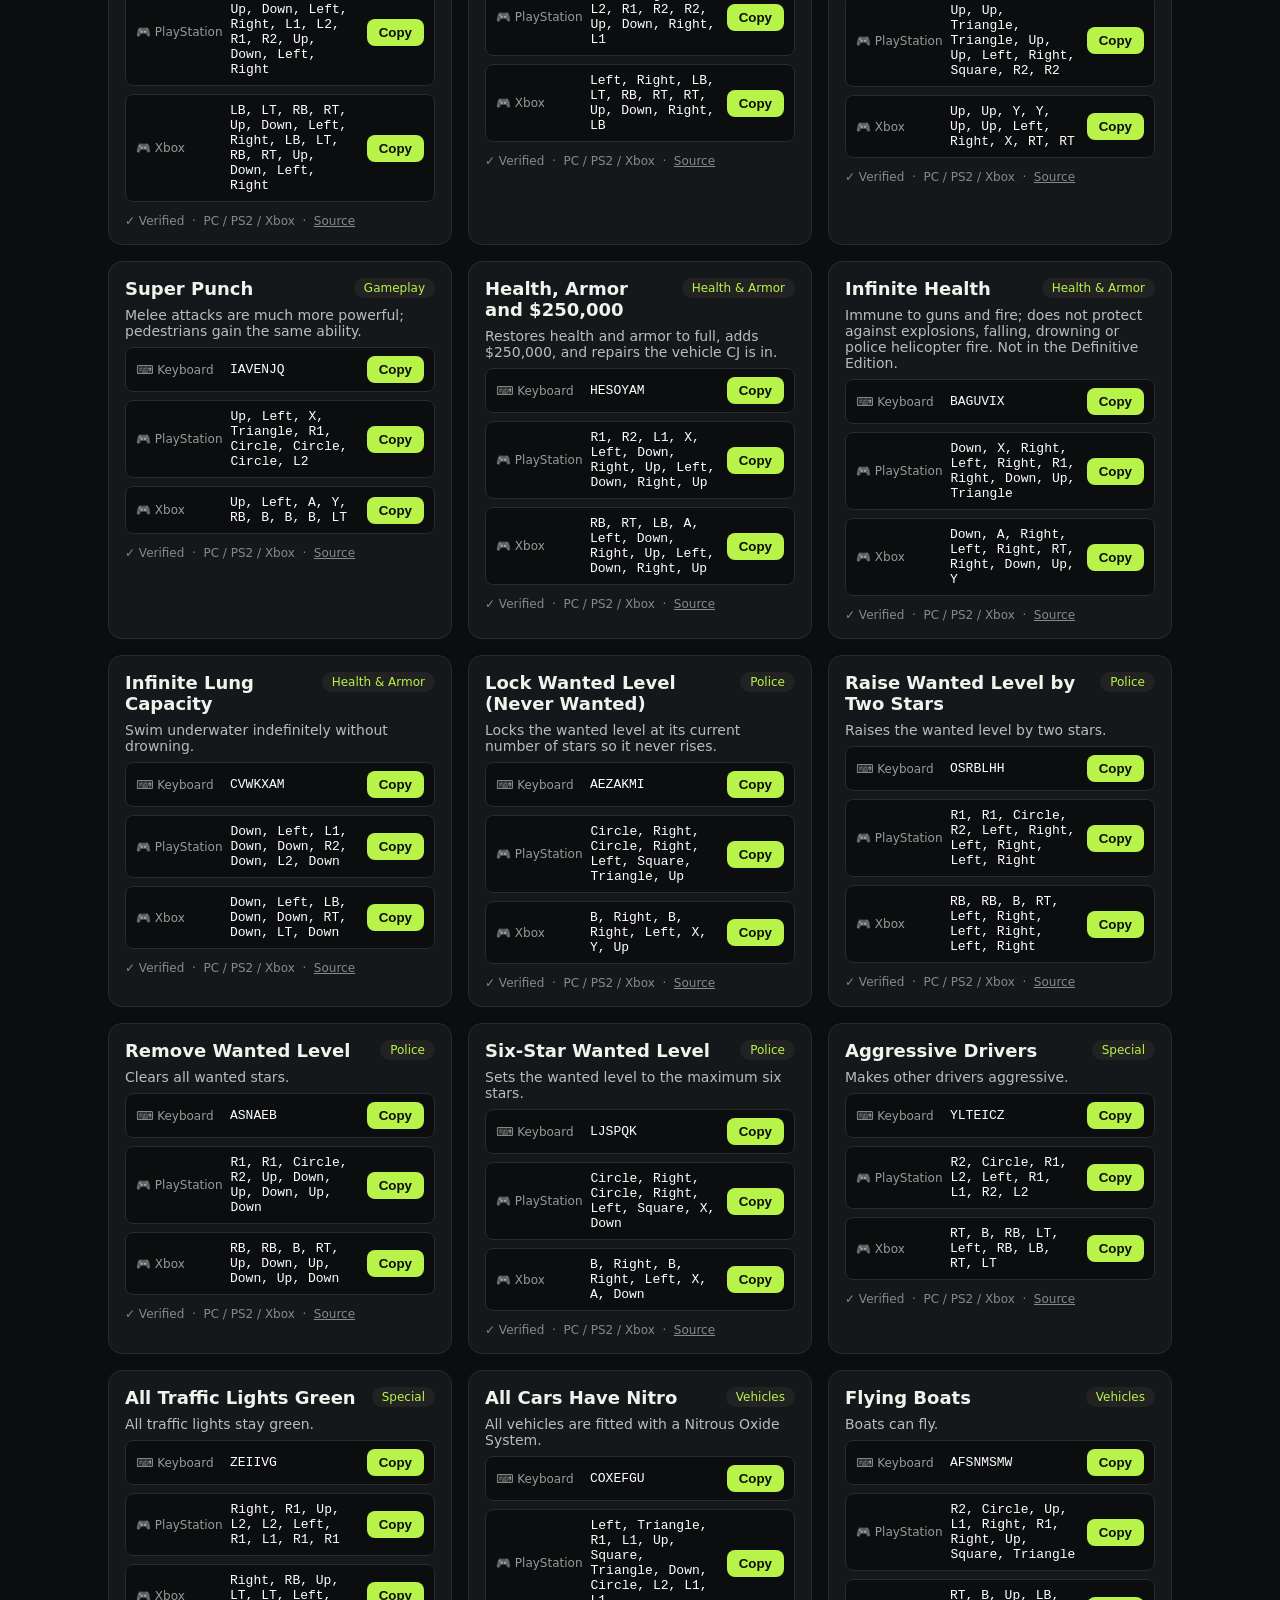
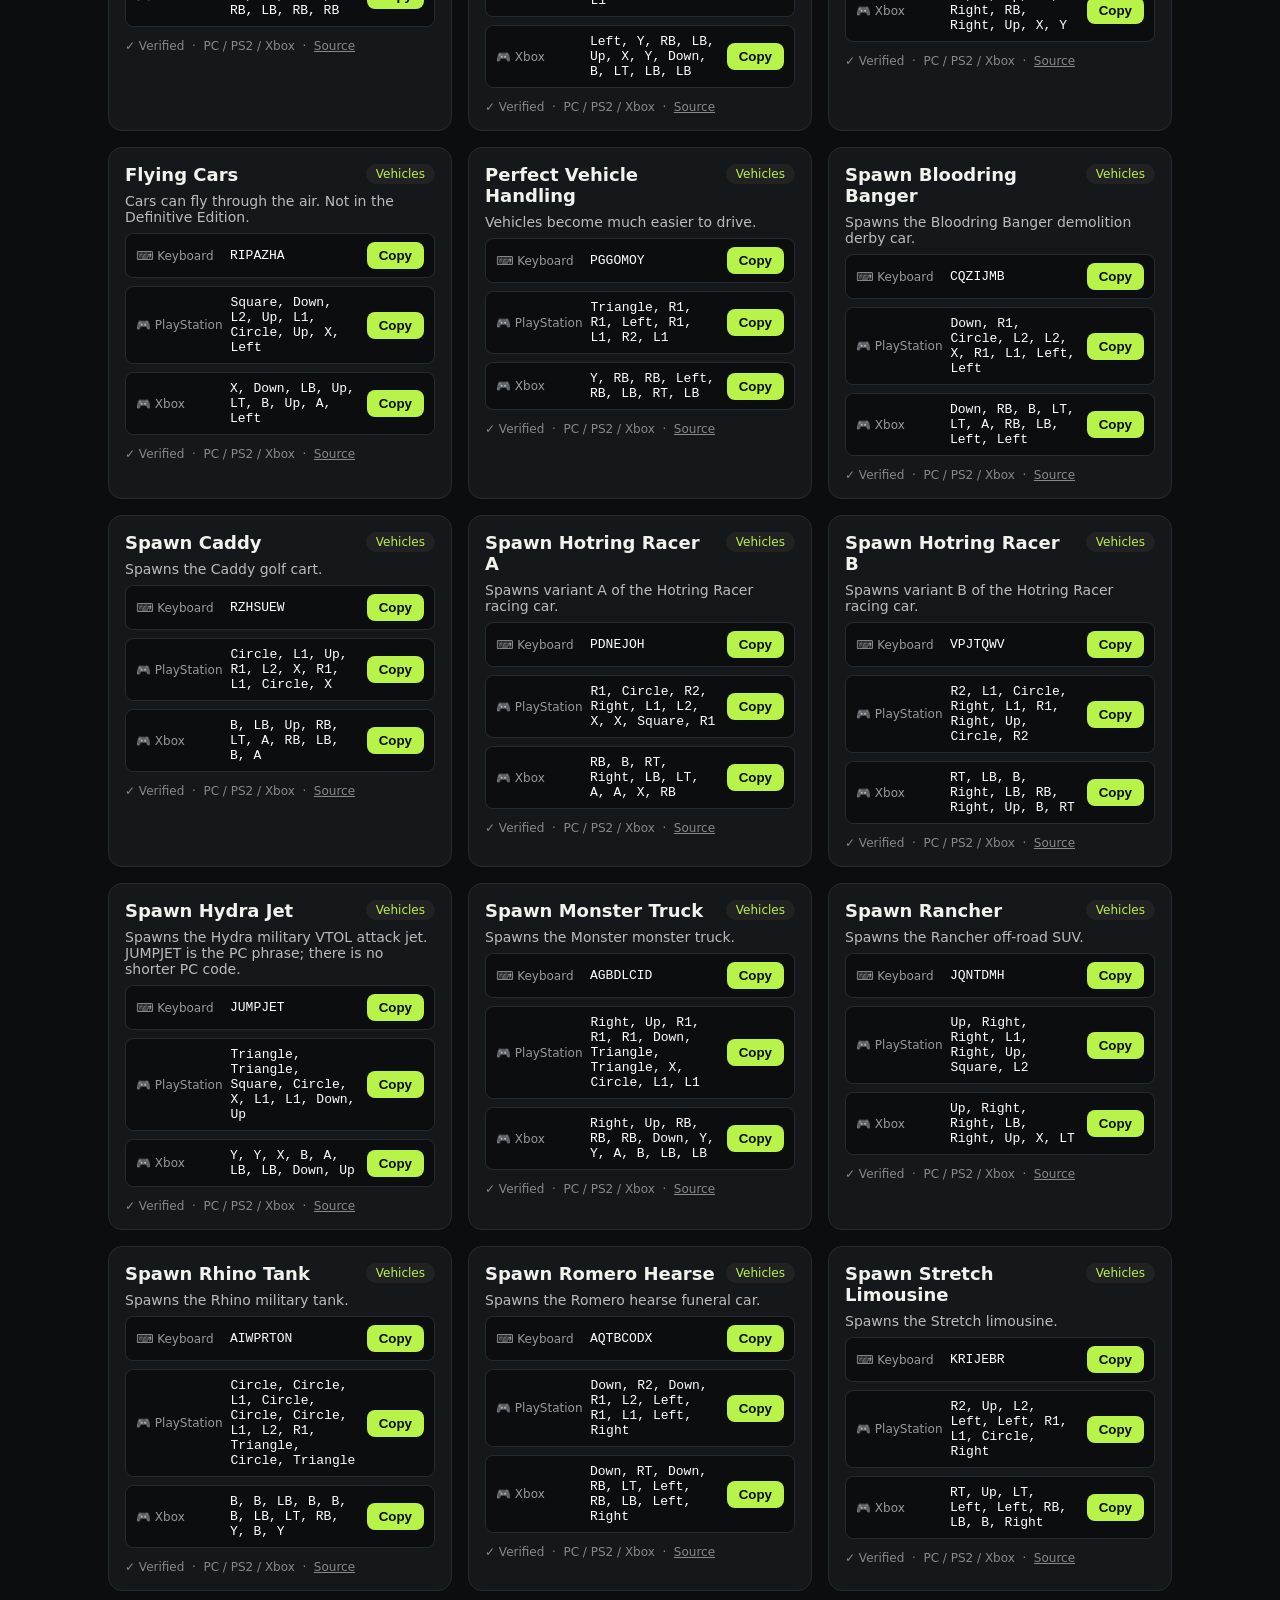
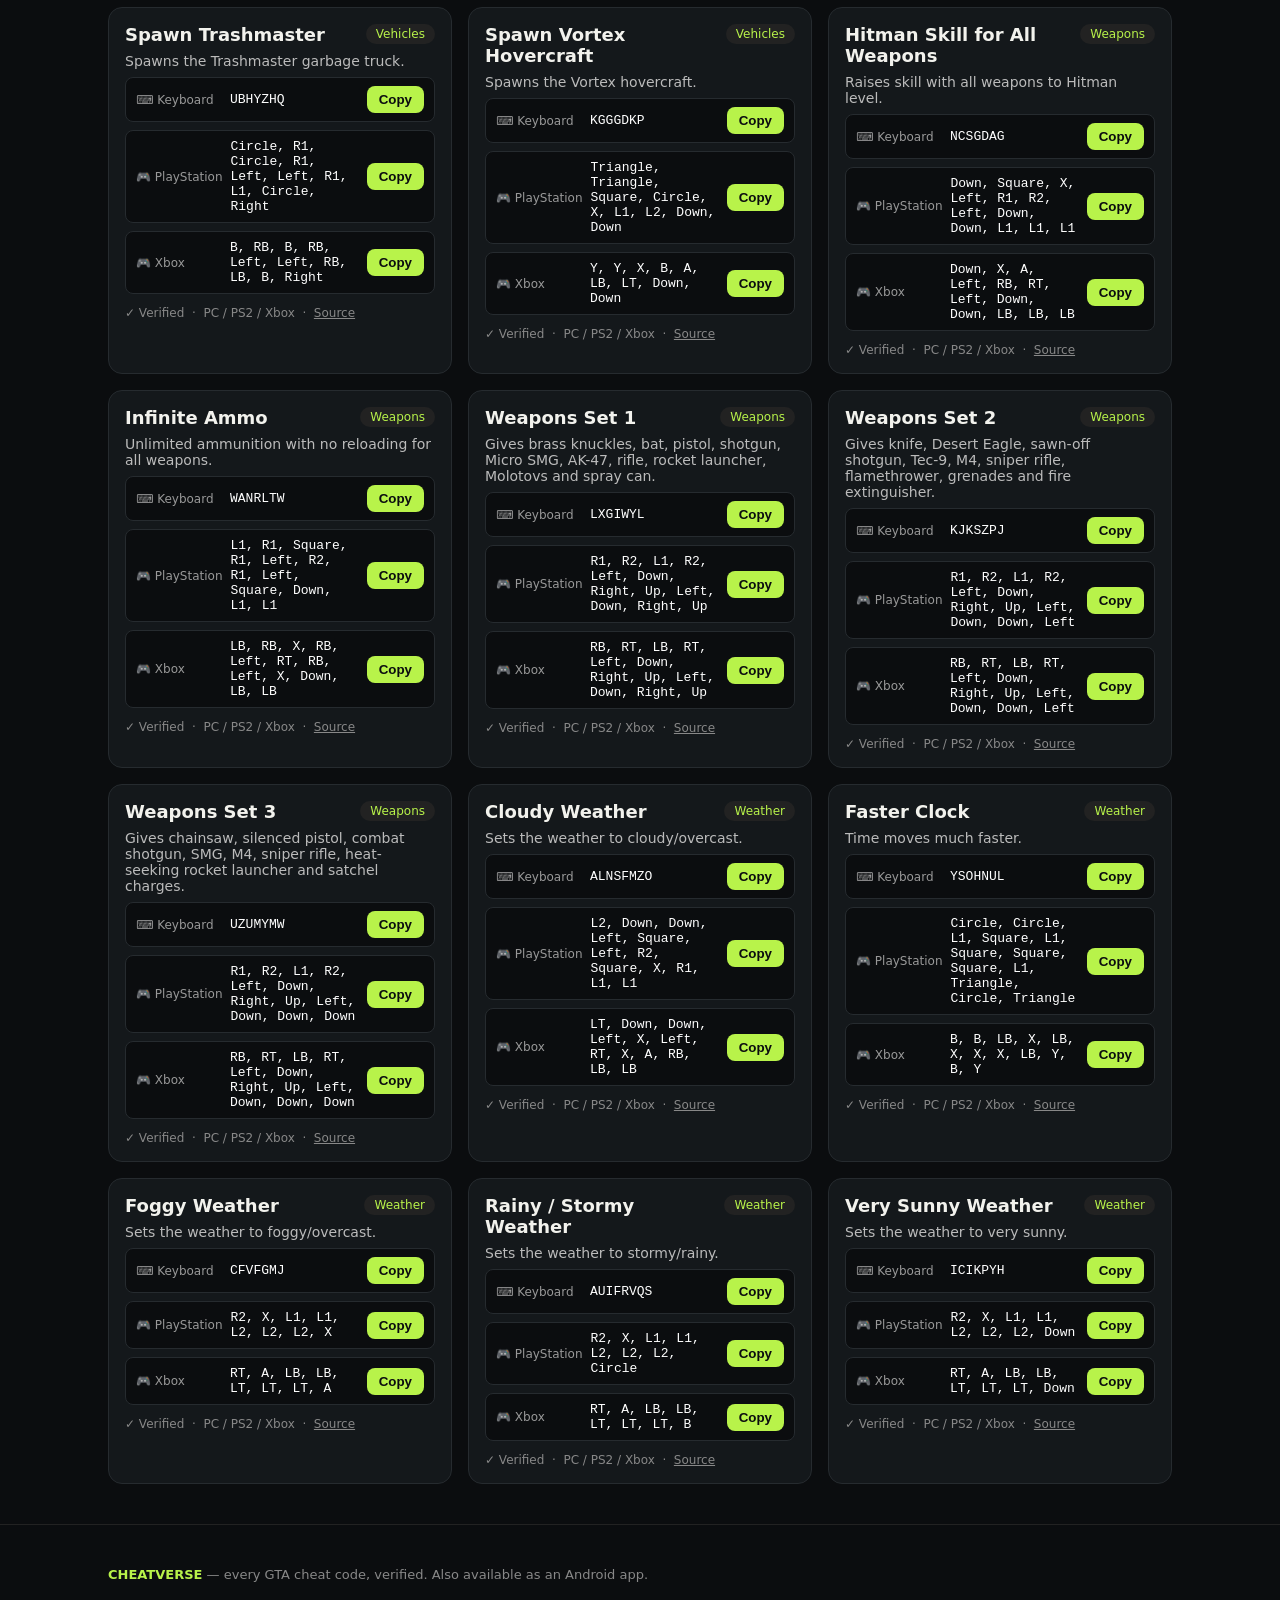
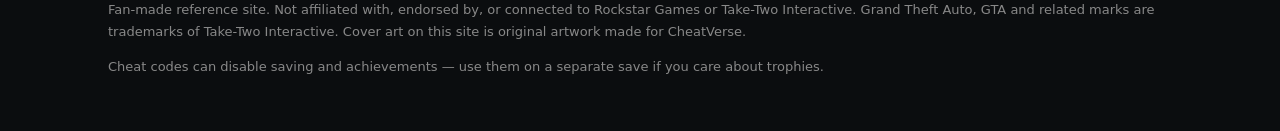
<file: games/san-andreas.html>
<!DOCTYPE html>
<html lang="en"><head><meta charset="utf-8">
<meta name="viewport" content="width=device-width, initial-scale=1">
<title>GTA San Andreas Cheat Codes — CheatVerse</title><meta name="description" content="All 48 verified GTA San Andreas cheat codes — PC keyboard, PlayStation, Xbox, D-pad and phone cheats. Grove Street. San Andreas. CJ is home.">
<link rel="canonical" href="https://khizar-al-dev.github.io/cheatverse/games/san-andreas.html">
<meta property="og:title" content="GTA San Andreas Cheat Codes — CheatVerse"><meta property="og:description" content="All 48 verified GTA San Andreas cheat codes — PC keyboard, PlayStation, Xbox, D-pad and phone cheats. Grove Street. San Andreas. CJ is home.">
<meta property="og:type" content="website"><meta property="og:image" content="https://khizar-al-dev.github.io/cheatverse/assets/images/covers/san-andreas.webp">
<link rel="stylesheet" href="../style.css"></head>
<body><header class="site"><div class="wrap">
<a href="../index.html"><img class="logo" src="../assets/images/logo.png" alt="CheatVerse logo"></a>
<a class="brand" href="../index.html">CHEATVERSE<small>GTA CHEAT CODES</small></a>
<nav><a href="../index.html">All Games</a><a href="../games/gta-6.html">GTA VI</a><a href="../games/gta-5.html">GTA V</a></nav>
</div></header><main class="wrap">
<p style="margin:22px 0 0"><a href="../index.html">← All games</a></p>
<section class="hero" style="padding-top:10px"><h1 style="font-size:clamp(34px,6vw,60px)">GTA SAN ANDREAS CHEATS</h1>
<p>Grove Street. San Andreas. CJ is home. · 2004 · PC, PS2, Xbox, Mobile</p></section>

<input id="q" class="search" type="search" placeholder="Search GTA San Andreas cheats…" aria-label="Search cheats">
<div class="cats"><button class="active" data-cat="all">All</button><button data-cat="character">Character</button><button data-cat="gameplay">Gameplay</button><button data-cat="health_armor">Health &amp; Armor</button><button data-cat="police">Police</button><button data-cat="special">Special</button><button data-cat="vehicles">Vehicles</button><button data-cat="weapons">Weapons</button><button data-cat="weather">Weather</button></div>
<p style="color:#888;font-size:13px"><span id="n">48</span> verified codes</p>
<section class="cards"><article class="card" data-name="maximum fat" data-cat="character">
  <div class="card-head"><h3>Maximum Fat</h3><span class="chip">Character</span></div>
  <p class="desc">Makes CJ massively overweight.</p>
  
  <div class="codes"><div class="code-row"><span class="code-label">⌨️ Keyboard</span><code>BTCDBCB</code><button class="copy" data-copy="BTCDBCB" type="button">Copy</button></div><div class="code-row"><span class="code-label">🎮 PlayStation</span><code>Triangle, Up, Up, Left, Right, Square, Circle, Down</code><button class="copy" data-copy="Triangle, Up, Up, Left, Right, Square, Circle, Down" type="button">Copy</button></div><div class="code-row"><span class="code-label">🎮 Xbox</span><code>Y, Up, Up, Left, Right, X, B, Down</code><button class="copy" data-copy="Y, Up, Up, Left, Right, X, B, Down" type="button">Copy</button></div></div>
  <p class="meta">✓ Verified &nbsp;·&nbsp; PC / PS2 / Xbox &nbsp;·&nbsp; <a href="https://gta.fandom.com/wiki/Cheats_in_GTA_San_Andreas" target="_blank" rel="noopener">Source</a></p>
</article><article class="card" data-name="maximum muscle" data-cat="character">
  <div class="card-head"><h3>Maximum Muscle</h3><span class="chip">Character</span></div>
  <p class="desc">Makes CJ maximally muscular.</p>
  
  <div class="codes"><div class="code-row"><span class="code-label">⌨️ Keyboard</span><code>JYSDSOD</code><button class="copy" data-copy="JYSDSOD" type="button">Copy</button></div><div class="code-row"><span class="code-label">🎮 PlayStation</span><code>Triangle, Up, Up, Left, Right, Square, Circle, Left</code><button class="copy" data-copy="Triangle, Up, Up, Left, Right, Square, Circle, Left" type="button">Copy</button></div><div class="code-row"><span class="code-label">🎮 Xbox</span><code>Y, Up, Up, Left, Right, X, B, Left</code><button class="copy" data-copy="Y, Up, Up, Left, Right, X, B, Left" type="button">Copy</button></div></div>
  <p class="meta">✓ Verified &nbsp;·&nbsp; PC / PS2 / Xbox &nbsp;·&nbsp; <a href="https://gta.fandom.com/wiki/Cheats_in_GTA_San_Andreas" target="_blank" rel="noopener">Source</a></p>
</article><article class="card" data-name="maximum respect" data-cat="character">
  <div class="card-head"><h3>Maximum Respect</h3><span class="chip">Character</span></div>
  <p class="desc">Maximises CJ&#x27;s respect stat.</p>
  
  <div class="codes"><div class="code-row"><span class="code-label">⌨️ Keyboard</span><code>OGXSDAG</code><button class="copy" data-copy="OGXSDAG" type="button">Copy</button></div><div class="code-row"><span class="code-label">🎮 PlayStation</span><code>L1, R1, Triangle, Down, R2, X, L1, Up, L2, L2, L1, L1</code><button class="copy" data-copy="L1, R1, Triangle, Down, R2, X, L1, Up, L2, L2, L1, L1" type="button">Copy</button></div><div class="code-row"><span class="code-label">🎮 Xbox</span><code>LB, RB, Y, Down, RT, A, LB, Up, LT, LT, LB, LB</code><button class="copy" data-copy="LB, RB, Y, Down, RT, A, LB, Up, LT, LT, LB, LB" type="button">Copy</button></div></div>
  <p class="meta">✓ Verified &nbsp;·&nbsp; PC / PS2 / Xbox &nbsp;·&nbsp; <a href="https://gta.fandom.com/wiki/Cheats_in_GTA_San_Andreas" target="_blank" rel="noopener">Source</a></p>
</article><article class="card" data-name="maximum sex appeal" data-cat="character">
  <div class="card-head"><h3>Maximum Sex Appeal</h3><span class="chip">Character</span></div>
  <p class="desc">Maximises CJ&#x27;s sex appeal stat.</p>
  
  <div class="codes"><div class="code-row"><span class="code-label">⌨️ Keyboard</span><code>EHIBXQS</code><button class="copy" data-copy="EHIBXQS" type="button">Copy</button></div><div class="code-row"><span class="code-label">🎮 PlayStation</span><code>Circle, Triangle, Triangle, Up, Circle, R1, L2, Up, Triangle, L1, L1, L1</code><button class="copy" data-copy="Circle, Triangle, Triangle, Up, Circle, R1, L2, Up, Triangle, L1, L1, L1" type="button">Copy</button></div><div class="code-row"><span class="code-label">🎮 Xbox</span><code>B, Y, Y, Up, B, RB, LT, Up, Y, LB, LB, LB</code><button class="copy" data-copy="B, Y, Y, Up, B, RB, LT, Up, Y, LB, LB, LB" type="button">Copy</button></div></div>
  <p class="meta">✓ Verified &nbsp;·&nbsp; PC / PS2 / Xbox &nbsp;·&nbsp; <a href="https://gta.fandom.com/wiki/Cheats_in_GTA_San_Andreas" target="_blank" rel="noopener">Source</a></p>
</article><article class="card" data-name="maximum stamina" data-cat="character">
  <div class="card-head"><h3>Maximum Stamina</h3><span class="chip">Character</span></div>
  <p class="desc">Maximises CJ&#x27;s stamina. Note: GamesRadar mislabels this same code under &#x27;Improved Taxis&#x27;; PC Gamer and GTA Wiki confirm it is maximum stamina.</p>
  
  <div class="codes"><div class="code-row"><span class="code-label">⌨️ Keyboard</span><code>VKYPQCF</code><button class="copy" data-copy="VKYPQCF" type="button">Copy</button></div><div class="code-row"><span class="code-label">🎮 PlayStation</span><code>Up, X, Triangle, X, Triangle, X, Square, R2, Right</code><button class="copy" data-copy="Up, X, Triangle, X, Triangle, X, Square, R2, Right" type="button">Copy</button></div><div class="code-row"><span class="code-label">🎮 Xbox</span><code>Up, A, Y, A, Y, A, X, RB, Right</code><button class="copy" data-copy="Up, A, Y, A, Y, A, X, RB, Right" type="button">Copy</button></div></div>
  <p class="meta">✓ Verified &nbsp;·&nbsp; PC / PS2 / Xbox &nbsp;·&nbsp; <a href="https://gta.fandom.com/wiki/Cheats_in_GTA_San_Andreas" target="_blank" rel="noopener">Source</a></p>
</article><article class="card" data-name="maximum vehicle skill" data-cat="character">
  <div class="card-head"><h3>Maximum Vehicle Skill</h3><span class="chip">Character</span></div>
  <p class="desc">Maximises all vehicle skills: driving, flying, bike and cycling.</p>
  
  <div class="codes"><div class="code-row"><span class="code-label">⌨️ Keyboard</span><code>VQIMAHA</code><button class="copy" data-copy="VQIMAHA" type="button">Copy</button></div><div class="code-row"><span class="code-label">🎮 PlayStation</span><code>Square, L2, X, R1, L2, L2, Left, R1, Right, L1, L1, L1</code><button class="copy" data-copy="Square, L2, X, R1, L2, L2, Left, R1, Right, L1, L1, L1" type="button">Copy</button></div><div class="code-row"><span class="code-label">🎮 Xbox</span><code>X, LT, A, RB, LT, LT, Left, RB, Right, LB, LB, LB</code><button class="copy" data-copy="X, LT, A, RB, LT, LT, Left, RB, Right, LB, LB, LB" type="button">Copy</button></div></div>
  <p class="meta">✓ Verified &nbsp;·&nbsp; PC / PS2 / Xbox &nbsp;·&nbsp; <a href="https://gta.fandom.com/wiki/Cheats_in_GTA_San_Andreas" target="_blank" rel="noopener">Source</a></p>
</article><article class="card" data-name="zero fat and muscle" data-cat="character">
  <div class="card-head"><h3>Zero Fat and Muscle</h3><span class="chip">Character</span></div>
  <p class="desc">Makes CJ skinny, with minimum fat and muscle.</p>
  
  <div class="codes"><div class="code-row"><span class="code-label">⌨️ Keyboard</span><code>KVGYZQK</code><button class="copy" data-copy="KVGYZQK" type="button">Copy</button></div><div class="code-row"><span class="code-label">🎮 PlayStation</span><code>Triangle, Up, Up, Left, Right, Square, Circle, Right</code><button class="copy" data-copy="Triangle, Up, Up, Left, Right, Square, Circle, Right" type="button">Copy</button></div><div class="code-row"><span class="code-label">🎮 Xbox</span><code>Y, Up, Up, Left, Right, X, B, Right</code><button class="copy" data-copy="Y, Up, Up, Left, Right, X, B, Right" type="button">Copy</button></div></div>
  <p class="meta">✓ Verified &nbsp;·&nbsp; PC / PS2 / Xbox &nbsp;·&nbsp; <a href="https://gta.fandom.com/wiki/Cheats_in_GTA_San_Andreas" target="_blank" rel="noopener">Source</a></p>
</article><article class="card" data-name="adrenaline effect" data-cat="gameplay">
  <div class="card-head"><h3>Adrenaline Effect</h3><span class="chip">Gameplay</span></div>
  <p class="desc">Slows down time while increasing damage resistance, melee damage and aim accuracy. Not in the Definitive Edition.</p>
  
  <div class="codes"><div class="code-row"><span class="code-label">⌨️ Keyboard</span><code>MUNASEF</code><button class="copy" data-copy="MUNASEF" type="button">Copy</button></div><div class="code-row"><span class="code-label">🎮 PlayStation</span><code>X, X, Square, R1, L1, X, Down, Left, X</code><button class="copy" data-copy="X, X, Square, R1, L1, X, Down, Left, X" type="button">Copy</button></div><div class="code-row"><span class="code-label">🎮 Xbox</span><code>A, A, X, RT, LT, A, Down, Left, A</code><button class="copy" data-copy="A, A, X, RT, LT, A, Down, Left, A" type="button">Copy</button></div></div>
  <p class="meta">✓ Verified &nbsp;·&nbsp; PC / PS2 / Xbox &nbsp;·&nbsp; <a href="https://gta.fandom.com/wiki/Cheats_in_GTA_San_Andreas" target="_blank" rel="noopener">Source</a></p>
</article><article class="card" data-name="commit suicide" data-cat="gameplay">
  <div class="card-head"><h3>Commit Suicide</h3><span class="chip">Gameplay</span></div>
  <p class="desc">Immediately kills CJ. Does not work while Infinite Health is active.</p>
  
  <div class="codes"><div class="code-row"><span class="code-label">⌨️ Keyboard</span><code>SZCMAWO</code><button class="copy" data-copy="SZCMAWO" type="button">Copy</button></div><div class="code-row"><span class="code-label">🎮 PlayStation</span><code>Right, L2, Down, R1, Left, Left, R1, L1, L2, L1</code><button class="copy" data-copy="Right, L2, Down, R1, Left, Left, R1, L1, L2, L1" type="button">Copy</button></div><div class="code-row"><span class="code-label">🎮 Xbox</span><code>Right, LT, Down, RB, Left, Left, RB, LB, LT, LB</code><button class="copy" data-copy="Right, LT, Down, RB, Left, Left, RB, LB, LT, LB" type="button">Copy</button></div></div>
  <p class="meta">✓ Verified &nbsp;·&nbsp; PC / PS2 / Xbox &nbsp;·&nbsp; <a href="https://gta.fandom.com/wiki/Cheats_in_GTA_San_Andreas" target="_blank" rel="noopener">Source</a></p>
</article><article class="card" data-name="obtain a jetpack" data-cat="gameplay">
  <div class="card-head"><h3>Obtain a Jetpack</h3><span class="chip">Gameplay</span></div>
  <p class="desc">Spawns the jetpack for CJ to wear and fly.</p>
  
  <div class="codes"><div class="code-row"><span class="code-label">⌨️ Keyboard</span><code>YECGAA</code><button class="copy" data-copy="YECGAA" type="button">Copy</button></div><div class="code-row"><span class="code-label">🎮 PlayStation</span><code>L1, L2, R1, R2, Up, Down, Left, Right, L1, L2, R1, R2, Up, Down, Left, Right</code><button class="copy" data-copy="L1, L2, R1, R2, Up, Down, Left, Right, L1, L2, R1, R2, Up, Down, Left, Right" type="button">Copy</button></div><div class="code-row"><span class="code-label">🎮 Xbox</span><code>LB, LT, RB, RT, Up, Down, Left, Right, LB, LT, RB, RT, Up, Down, Left, Right</code><button class="copy" data-copy="LB, LT, RB, RT, Up, Down, Left, Right, LB, LT, RB, RT, Up, Down, Left, Right" type="button">Copy</button></div></div>
  <p class="meta">✓ Verified &nbsp;·&nbsp; PC / PS2 / Xbox &nbsp;·&nbsp; <a href="https://gta.fandom.com/wiki/Cheats_in_GTA_San_Andreas" target="_blank" rel="noopener">Source</a></p>
</article><article class="card" data-name="obtain a parachute" data-cat="gameplay">
  <div class="card-head"><h3>Obtain a Parachute</h3><span class="chip">Gameplay</span></div>
  <p class="desc">Gives CJ a parachute.</p>
  
  <div class="codes"><div class="code-row"><span class="code-label">⌨️ Keyboard</span><code>AIYPWZQP</code><button class="copy" data-copy="AIYPWZQP" type="button">Copy</button></div><div class="code-row"><span class="code-label">🎮 PlayStation</span><code>Left, Right, L1, L2, R1, R2, R2, Up, Down, Right, L1</code><button class="copy" data-copy="Left, Right, L1, L2, R1, R2, R2, Up, Down, Right, L1" type="button">Copy</button></div><div class="code-row"><span class="code-label">🎮 Xbox</span><code>Left, Right, LB, LT, RB, RT, RT, Up, Down, Right, LB</code><button class="copy" data-copy="Left, Right, LB, LT, RB, RT, RT, Up, Down, Right, LB" type="button">Copy</button></div></div>
  <p class="meta">✓ Verified &nbsp;·&nbsp; PC / PS2 / Xbox &nbsp;·&nbsp; <a href="https://gta.fandom.com/wiki/Cheats_in_GTA_San_Andreas" target="_blank" rel="noopener">Source</a></p>
</article><article class="card" data-name="super jump" data-cat="gameplay">
  <div class="card-head"><h3>Super Jump</h3><span class="chip">Gameplay</span></div>
  <p class="desc">CJ can jump about ten times higher than usual.</p>
  
  <div class="codes"><div class="code-row"><span class="code-label">⌨️ Keyboard</span><code>LFGMHAL</code><button class="copy" data-copy="LFGMHAL" type="button">Copy</button></div><div class="code-row"><span class="code-label">🎮 PlayStation</span><code>Up, Up, Triangle, Triangle, Up, Up, Left, Right, Square, R2, R2</code><button class="copy" data-copy="Up, Up, Triangle, Triangle, Up, Up, Left, Right, Square, R2, R2" type="button">Copy</button></div><div class="code-row"><span class="code-label">🎮 Xbox</span><code>Up, Up, Y, Y, Up, Up, Left, Right, X, RT, RT</code><button class="copy" data-copy="Up, Up, Y, Y, Up, Up, Left, Right, X, RT, RT" type="button">Copy</button></div></div>
  <p class="meta">✓ Verified &nbsp;·&nbsp; PC / PS2 / Xbox &nbsp;·&nbsp; <a href="https://gta.fandom.com/wiki/Cheats_in_GTA_San_Andreas" target="_blank" rel="noopener">Source</a></p>
</article><article class="card" data-name="super punch" data-cat="gameplay">
  <div class="card-head"><h3>Super Punch</h3><span class="chip">Gameplay</span></div>
  <p class="desc">Melee attacks are much more powerful; pedestrians gain the same ability.</p>
  
  <div class="codes"><div class="code-row"><span class="code-label">⌨️ Keyboard</span><code>IAVENJQ</code><button class="copy" data-copy="IAVENJQ" type="button">Copy</button></div><div class="code-row"><span class="code-label">🎮 PlayStation</span><code>Up, Left, X, Triangle, R1, Circle, Circle, Circle, L2</code><button class="copy" data-copy="Up, Left, X, Triangle, R1, Circle, Circle, Circle, L2" type="button">Copy</button></div><div class="code-row"><span class="code-label">🎮 Xbox</span><code>Up, Left, A, Y, RB, B, B, B, LT</code><button class="copy" data-copy="Up, Left, A, Y, RB, B, B, B, LT" type="button">Copy</button></div></div>
  <p class="meta">✓ Verified &nbsp;·&nbsp; PC / PS2 / Xbox &nbsp;·&nbsp; <a href="https://gta.fandom.com/wiki/Cheats_in_GTA_San_Andreas" target="_blank" rel="noopener">Source</a></p>
</article><article class="card" data-name="health, armor and $250,000" data-cat="health_armor">
  <div class="card-head"><h3>Health, Armor and $250,000</h3><span class="chip">Health &amp; Armor</span></div>
  <p class="desc">Restores health and armor to full, adds $250,000, and repairs the vehicle CJ is in.</p>
  
  <div class="codes"><div class="code-row"><span class="code-label">⌨️ Keyboard</span><code>HESOYAM</code><button class="copy" data-copy="HESOYAM" type="button">Copy</button></div><div class="code-row"><span class="code-label">🎮 PlayStation</span><code>R1, R2, L1, X, Left, Down, Right, Up, Left, Down, Right, Up</code><button class="copy" data-copy="R1, R2, L1, X, Left, Down, Right, Up, Left, Down, Right, Up" type="button">Copy</button></div><div class="code-row"><span class="code-label">🎮 Xbox</span><code>RB, RT, LB, A, Left, Down, Right, Up, Left, Down, Right, Up</code><button class="copy" data-copy="RB, RT, LB, A, Left, Down, Right, Up, Left, Down, Right, Up" type="button">Copy</button></div></div>
  <p class="meta">✓ Verified &nbsp;·&nbsp; PC / PS2 / Xbox &nbsp;·&nbsp; <a href="https://gta.fandom.com/wiki/Cheats_in_GTA_San_Andreas" target="_blank" rel="noopener">Source</a></p>
</article><article class="card" data-name="infinite health" data-cat="health_armor">
  <div class="card-head"><h3>Infinite Health</h3><span class="chip">Health &amp; Armor</span></div>
  <p class="desc">Immune to guns and fire; does not protect against explosions, falling, drowning or police helicopter fire. Not in the Definitive Edition.</p>
  
  <div class="codes"><div class="code-row"><span class="code-label">⌨️ Keyboard</span><code>BAGUVIX</code><button class="copy" data-copy="BAGUVIX" type="button">Copy</button></div><div class="code-row"><span class="code-label">🎮 PlayStation</span><code>Down, X, Right, Left, Right, R1, Right, Down, Up, Triangle</code><button class="copy" data-copy="Down, X, Right, Left, Right, R1, Right, Down, Up, Triangle" type="button">Copy</button></div><div class="code-row"><span class="code-label">🎮 Xbox</span><code>Down, A, Right, Left, Right, RT, Right, Down, Up, Y</code><button class="copy" data-copy="Down, A, Right, Left, Right, RT, Right, Down, Up, Y" type="button">Copy</button></div></div>
  <p class="meta">✓ Verified &nbsp;·&nbsp; PC / PS2 / Xbox &nbsp;·&nbsp; <a href="https://gta.fandom.com/wiki/Cheats_in_GTA_San_Andreas" target="_blank" rel="noopener">Source</a></p>
</article><article class="card" data-name="infinite lung capacity" data-cat="health_armor">
  <div class="card-head"><h3>Infinite Lung Capacity</h3><span class="chip">Health &amp; Armor</span></div>
  <p class="desc">Swim underwater indefinitely without drowning.</p>
  
  <div class="codes"><div class="code-row"><span class="code-label">⌨️ Keyboard</span><code>CVWKXAM</code><button class="copy" data-copy="CVWKXAM" type="button">Copy</button></div><div class="code-row"><span class="code-label">🎮 PlayStation</span><code>Down, Left, L1, Down, Down, R2, Down, L2, Down</code><button class="copy" data-copy="Down, Left, L1, Down, Down, R2, Down, L2, Down" type="button">Copy</button></div><div class="code-row"><span class="code-label">🎮 Xbox</span><code>Down, Left, LB, Down, Down, RT, Down, LT, Down</code><button class="copy" data-copy="Down, Left, LB, Down, Down, RT, Down, LT, Down" type="button">Copy</button></div></div>
  <p class="meta">✓ Verified &nbsp;·&nbsp; PC / PS2 / Xbox &nbsp;·&nbsp; <a href="https://gta.fandom.com/wiki/Cheats_in_GTA_San_Andreas" target="_blank" rel="noopener">Source</a></p>
</article><article class="card" data-name="lock wanted level (never wanted)" data-cat="police">
  <div class="card-head"><h3>Lock Wanted Level (Never Wanted)</h3><span class="chip">Police</span></div>
  <p class="desc">Locks the wanted level at its current number of stars so it never rises.</p>
  
  <div class="codes"><div class="code-row"><span class="code-label">⌨️ Keyboard</span><code>AEZAKMI</code><button class="copy" data-copy="AEZAKMI" type="button">Copy</button></div><div class="code-row"><span class="code-label">🎮 PlayStation</span><code>Circle, Right, Circle, Right, Left, Square, Triangle, Up</code><button class="copy" data-copy="Circle, Right, Circle, Right, Left, Square, Triangle, Up" type="button">Copy</button></div><div class="code-row"><span class="code-label">🎮 Xbox</span><code>B, Right, B, Right, Left, X, Y, Up</code><button class="copy" data-copy="B, Right, B, Right, Left, X, Y, Up" type="button">Copy</button></div></div>
  <p class="meta">✓ Verified &nbsp;·&nbsp; PC / PS2 / Xbox &nbsp;·&nbsp; <a href="https://gta.fandom.com/wiki/Cheats_in_GTA_San_Andreas" target="_blank" rel="noopener">Source</a></p>
</article><article class="card" data-name="raise wanted level by two stars" data-cat="police">
  <div class="card-head"><h3>Raise Wanted Level by Two Stars</h3><span class="chip">Police</span></div>
  <p class="desc">Raises the wanted level by two stars.</p>
  
  <div class="codes"><div class="code-row"><span class="code-label">⌨️ Keyboard</span><code>OSRBLHH</code><button class="copy" data-copy="OSRBLHH" type="button">Copy</button></div><div class="code-row"><span class="code-label">🎮 PlayStation</span><code>R1, R1, Circle, R2, Left, Right, Left, Right, Left, Right</code><button class="copy" data-copy="R1, R1, Circle, R2, Left, Right, Left, Right, Left, Right" type="button">Copy</button></div><div class="code-row"><span class="code-label">🎮 Xbox</span><code>RB, RB, B, RT, Left, Right, Left, Right, Left, Right</code><button class="copy" data-copy="RB, RB, B, RT, Left, Right, Left, Right, Left, Right" type="button">Copy</button></div></div>
  <p class="meta">✓ Verified &nbsp;·&nbsp; PC / PS2 / Xbox &nbsp;·&nbsp; <a href="https://gta.fandom.com/wiki/Cheats_in_GTA_San_Andreas" target="_blank" rel="noopener">Source</a></p>
</article><article class="card" data-name="remove wanted level" data-cat="police">
  <div class="card-head"><h3>Remove Wanted Level</h3><span class="chip">Police</span></div>
  <p class="desc">Clears all wanted stars.</p>
  
  <div class="codes"><div class="code-row"><span class="code-label">⌨️ Keyboard</span><code>ASNAEB</code><button class="copy" data-copy="ASNAEB" type="button">Copy</button></div><div class="code-row"><span class="code-label">🎮 PlayStation</span><code>R1, R1, Circle, R2, Up, Down, Up, Down, Up, Down</code><button class="copy" data-copy="R1, R1, Circle, R2, Up, Down, Up, Down, Up, Down" type="button">Copy</button></div><div class="code-row"><span class="code-label">🎮 Xbox</span><code>RB, RB, B, RT, Up, Down, Up, Down, Up, Down</code><button class="copy" data-copy="RB, RB, B, RT, Up, Down, Up, Down, Up, Down" type="button">Copy</button></div></div>
  <p class="meta">✓ Verified &nbsp;·&nbsp; PC / PS2 / Xbox &nbsp;·&nbsp; <a href="https://gta.fandom.com/wiki/Cheats_in_GTA_San_Andreas" target="_blank" rel="noopener">Source</a></p>
</article><article class="card" data-name="six-star wanted level" data-cat="police">
  <div class="card-head"><h3>Six-Star Wanted Level</h3><span class="chip">Police</span></div>
  <p class="desc">Sets the wanted level to the maximum six stars.</p>
  
  <div class="codes"><div class="code-row"><span class="code-label">⌨️ Keyboard</span><code>LJSPQK</code><button class="copy" data-copy="LJSPQK" type="button">Copy</button></div><div class="code-row"><span class="code-label">🎮 PlayStation</span><code>Circle, Right, Circle, Right, Left, Square, X, Down</code><button class="copy" data-copy="Circle, Right, Circle, Right, Left, Square, X, Down" type="button">Copy</button></div><div class="code-row"><span class="code-label">🎮 Xbox</span><code>B, Right, B, Right, Left, X, A, Down</code><button class="copy" data-copy="B, Right, B, Right, Left, X, A, Down" type="button">Copy</button></div></div>
  <p class="meta">✓ Verified &nbsp;·&nbsp; PC / PS2 / Xbox &nbsp;·&nbsp; <a href="https://gta.fandom.com/wiki/Cheats_in_GTA_San_Andreas" target="_blank" rel="noopener">Source</a></p>
</article><article class="card" data-name="aggressive drivers" data-cat="special">
  <div class="card-head"><h3>Aggressive Drivers</h3><span class="chip">Special</span></div>
  <p class="desc">Makes other drivers aggressive.</p>
  
  <div class="codes"><div class="code-row"><span class="code-label">⌨️ Keyboard</span><code>YLTEICZ</code><button class="copy" data-copy="YLTEICZ" type="button">Copy</button></div><div class="code-row"><span class="code-label">🎮 PlayStation</span><code>R2, Circle, R1, L2, Left, R1, L1, R2, L2</code><button class="copy" data-copy="R2, Circle, R1, L2, Left, R1, L1, R2, L2" type="button">Copy</button></div><div class="code-row"><span class="code-label">🎮 Xbox</span><code>RT, B, RB, LT, Left, RB, LB, RT, LT</code><button class="copy" data-copy="RT, B, RB, LT, Left, RB, LB, RT, LT" type="button">Copy</button></div></div>
  <p class="meta">✓ Verified &nbsp;·&nbsp; PC / PS2 / Xbox &nbsp;·&nbsp; <a href="https://gta.fandom.com/wiki/Cheats_in_GTA_San_Andreas" target="_blank" rel="noopener">Source</a></p>
</article><article class="card" data-name="all traffic lights green" data-cat="special">
  <div class="card-head"><h3>All Traffic Lights Green</h3><span class="chip">Special</span></div>
  <p class="desc">All traffic lights stay green.</p>
  
  <div class="codes"><div class="code-row"><span class="code-label">⌨️ Keyboard</span><code>ZEIIVG</code><button class="copy" data-copy="ZEIIVG" type="button">Copy</button></div><div class="code-row"><span class="code-label">🎮 PlayStation</span><code>Right, R1, Up, L2, L2, Left, R1, L1, R1, R1</code><button class="copy" data-copy="Right, R1, Up, L2, L2, Left, R1, L1, R1, R1" type="button">Copy</button></div><div class="code-row"><span class="code-label">🎮 Xbox</span><code>Right, RB, Up, LT, LT, Left, RB, LB, RB, RB</code><button class="copy" data-copy="Right, RB, Up, LT, LT, Left, RB, LB, RB, RB" type="button">Copy</button></div></div>
  <p class="meta">✓ Verified &nbsp;·&nbsp; PC / PS2 / Xbox &nbsp;·&nbsp; <a href="https://gta.fandom.com/wiki/Cheats_in_GTA_San_Andreas" target="_blank" rel="noopener">Source</a></p>
</article><article class="card" data-name="all cars have nitro" data-cat="vehicles">
  <div class="card-head"><h3>All Cars Have Nitro</h3><span class="chip">Vehicles</span></div>
  <p class="desc">All vehicles are fitted with a Nitrous Oxide System.</p>
  
  <div class="codes"><div class="code-row"><span class="code-label">⌨️ Keyboard</span><code>COXEFGU</code><button class="copy" data-copy="COXEFGU" type="button">Copy</button></div><div class="code-row"><span class="code-label">🎮 PlayStation</span><code>Left, Triangle, R1, L1, Up, Square, Triangle, Down, Circle, L2, L1, L1</code><button class="copy" data-copy="Left, Triangle, R1, L1, Up, Square, Triangle, Down, Circle, L2, L1, L1" type="button">Copy</button></div><div class="code-row"><span class="code-label">🎮 Xbox</span><code>Left, Y, RB, LB, Up, X, Y, Down, B, LT, LB, LB</code><button class="copy" data-copy="Left, Y, RB, LB, Up, X, Y, Down, B, LT, LB, LB" type="button">Copy</button></div></div>
  <p class="meta">✓ Verified &nbsp;·&nbsp; PC / PS2 / Xbox &nbsp;·&nbsp; <a href="https://gta.fandom.com/wiki/Cheats_in_GTA_San_Andreas" target="_blank" rel="noopener">Source</a></p>
</article><article class="card" data-name="flying boats" data-cat="vehicles">
  <div class="card-head"><h3>Flying Boats</h3><span class="chip">Vehicles</span></div>
  <p class="desc">Boats can fly.</p>
  
  <div class="codes"><div class="code-row"><span class="code-label">⌨️ Keyboard</span><code>AFSNMSMW</code><button class="copy" data-copy="AFSNMSMW" type="button">Copy</button></div><div class="code-row"><span class="code-label">🎮 PlayStation</span><code>R2, Circle, Up, L1, Right, R1, Right, Up, Square, Triangle</code><button class="copy" data-copy="R2, Circle, Up, L1, Right, R1, Right, Up, Square, Triangle" type="button">Copy</button></div><div class="code-row"><span class="code-label">🎮 Xbox</span><code>RT, B, Up, LB, Right, RB, Right, Up, X, Y</code><button class="copy" data-copy="RT, B, Up, LB, Right, RB, Right, Up, X, Y" type="button">Copy</button></div></div>
  <p class="meta">✓ Verified &nbsp;·&nbsp; PC / PS2 / Xbox &nbsp;·&nbsp; <a href="https://gta.fandom.com/wiki/Cheats_in_GTA_San_Andreas" target="_blank" rel="noopener">Source</a></p>
</article><article class="card" data-name="flying cars" data-cat="vehicles">
  <div class="card-head"><h3>Flying Cars</h3><span class="chip">Vehicles</span></div>
  <p class="desc">Cars can fly through the air. Not in the Definitive Edition.</p>
  
  <div class="codes"><div class="code-row"><span class="code-label">⌨️ Keyboard</span><code>RIPAZHA</code><button class="copy" data-copy="RIPAZHA" type="button">Copy</button></div><div class="code-row"><span class="code-label">🎮 PlayStation</span><code>Square, Down, L2, Up, L1, Circle, Up, X, Left</code><button class="copy" data-copy="Square, Down, L2, Up, L1, Circle, Up, X, Left" type="button">Copy</button></div><div class="code-row"><span class="code-label">🎮 Xbox</span><code>X, Down, LB, Up, LT, B, Up, A, Left</code><button class="copy" data-copy="X, Down, LB, Up, LT, B, Up, A, Left" type="button">Copy</button></div></div>
  <p class="meta">✓ Verified &nbsp;·&nbsp; PC / PS2 / Xbox &nbsp;·&nbsp; <a href="https://gta.fandom.com/wiki/Cheats_in_GTA_San_Andreas" target="_blank" rel="noopener">Source</a></p>
</article><article class="card" data-name="perfect vehicle handling" data-cat="vehicles">
  <div class="card-head"><h3>Perfect Vehicle Handling</h3><span class="chip">Vehicles</span></div>
  <p class="desc">Vehicles become much easier to drive.</p>
  
  <div class="codes"><div class="code-row"><span class="code-label">⌨️ Keyboard</span><code>PGGOMOY</code><button class="copy" data-copy="PGGOMOY" type="button">Copy</button></div><div class="code-row"><span class="code-label">🎮 PlayStation</span><code>Triangle, R1, R1, Left, R1, L1, R2, L1</code><button class="copy" data-copy="Triangle, R1, R1, Left, R1, L1, R2, L1" type="button">Copy</button></div><div class="code-row"><span class="code-label">🎮 Xbox</span><code>Y, RB, RB, Left, RB, LB, RT, LB</code><button class="copy" data-copy="Y, RB, RB, Left, RB, LB, RT, LB" type="button">Copy</button></div></div>
  <p class="meta">✓ Verified &nbsp;·&nbsp; PC / PS2 / Xbox &nbsp;·&nbsp; <a href="https://gta.fandom.com/wiki/Cheats_in_GTA_San_Andreas" target="_blank" rel="noopener">Source</a></p>
</article><article class="card" data-name="spawn bloodring banger" data-cat="vehicles">
  <div class="card-head"><h3>Spawn Bloodring Banger</h3><span class="chip">Vehicles</span></div>
  <p class="desc">Spawns the Bloodring Banger demolition derby car.</p>
  
  <div class="codes"><div class="code-row"><span class="code-label">⌨️ Keyboard</span><code>CQZIJMB</code><button class="copy" data-copy="CQZIJMB" type="button">Copy</button></div><div class="code-row"><span class="code-label">🎮 PlayStation</span><code>Down, R1, Circle, L2, L2, X, R1, L1, Left, Left</code><button class="copy" data-copy="Down, R1, Circle, L2, L2, X, R1, L1, Left, Left" type="button">Copy</button></div><div class="code-row"><span class="code-label">🎮 Xbox</span><code>Down, RB, B, LT, LT, A, RB, LB, Left, Left</code><button class="copy" data-copy="Down, RB, B, LT, LT, A, RB, LB, Left, Left" type="button">Copy</button></div></div>
  <p class="meta">✓ Verified &nbsp;·&nbsp; PC / PS2 / Xbox &nbsp;·&nbsp; <a href="https://gta.fandom.com/wiki/Cheats_in_GTA_San_Andreas" target="_blank" rel="noopener">Source</a></p>
</article><article class="card" data-name="spawn caddy" data-cat="vehicles">
  <div class="card-head"><h3>Spawn Caddy</h3><span class="chip">Vehicles</span></div>
  <p class="desc">Spawns the Caddy golf cart.</p>
  
  <div class="codes"><div class="code-row"><span class="code-label">⌨️ Keyboard</span><code>RZHSUEW</code><button class="copy" data-copy="RZHSUEW" type="button">Copy</button></div><div class="code-row"><span class="code-label">🎮 PlayStation</span><code>Circle, L1, Up, R1, L2, X, R1, L1, Circle, X</code><button class="copy" data-copy="Circle, L1, Up, R1, L2, X, R1, L1, Circle, X" type="button">Copy</button></div><div class="code-row"><span class="code-label">🎮 Xbox</span><code>B, LB, Up, RB, LT, A, RB, LB, B, A</code><button class="copy" data-copy="B, LB, Up, RB, LT, A, RB, LB, B, A" type="button">Copy</button></div></div>
  <p class="meta">✓ Verified &nbsp;·&nbsp; PC / PS2 / Xbox &nbsp;·&nbsp; <a href="https://gta.fandom.com/wiki/Cheats_in_GTA_San_Andreas" target="_blank" rel="noopener">Source</a></p>
</article><article class="card" data-name="spawn hotring racer a" data-cat="vehicles">
  <div class="card-head"><h3>Spawn Hotring Racer A</h3><span class="chip">Vehicles</span></div>
  <p class="desc">Spawns variant A of the Hotring Racer racing car.</p>
  
  <div class="codes"><div class="code-row"><span class="code-label">⌨️ Keyboard</span><code>PDNEJOH</code><button class="copy" data-copy="PDNEJOH" type="button">Copy</button></div><div class="code-row"><span class="code-label">🎮 PlayStation</span><code>R1, Circle, R2, Right, L1, L2, X, X, Square, R1</code><button class="copy" data-copy="R1, Circle, R2, Right, L1, L2, X, X, Square, R1" type="button">Copy</button></div><div class="code-row"><span class="code-label">🎮 Xbox</span><code>RB, B, RT, Right, LB, LT, A, A, X, RB</code><button class="copy" data-copy="RB, B, RT, Right, LB, LT, A, A, X, RB" type="button">Copy</button></div></div>
  <p class="meta">✓ Verified &nbsp;·&nbsp; PC / PS2 / Xbox &nbsp;·&nbsp; <a href="https://gta.fandom.com/wiki/Cheats_in_GTA_San_Andreas" target="_blank" rel="noopener">Source</a></p>
</article><article class="card" data-name="spawn hotring racer b" data-cat="vehicles">
  <div class="card-head"><h3>Spawn Hotring Racer B</h3><span class="chip">Vehicles</span></div>
  <p class="desc">Spawns variant B of the Hotring Racer racing car.</p>
  
  <div class="codes"><div class="code-row"><span class="code-label">⌨️ Keyboard</span><code>VPJTQWV</code><button class="copy" data-copy="VPJTQWV" type="button">Copy</button></div><div class="code-row"><span class="code-label">🎮 PlayStation</span><code>R2, L1, Circle, Right, L1, R1, Right, Up, Circle, R2</code><button class="copy" data-copy="R2, L1, Circle, Right, L1, R1, Right, Up, Circle, R2" type="button">Copy</button></div><div class="code-row"><span class="code-label">🎮 Xbox</span><code>RT, LB, B, Right, LB, RB, Right, Up, B, RT</code><button class="copy" data-copy="RT, LB, B, Right, LB, RB, Right, Up, B, RT" type="button">Copy</button></div></div>
  <p class="meta">✓ Verified &nbsp;·&nbsp; PC / PS2 / Xbox &nbsp;·&nbsp; <a href="https://gta.fandom.com/wiki/Cheats_in_GTA_San_Andreas" target="_blank" rel="noopener">Source</a></p>
</article><article class="card" data-name="spawn hydra jet" data-cat="vehicles">
  <div class="card-head"><h3>Spawn Hydra Jet</h3><span class="chip">Vehicles</span></div>
  <p class="desc">Spawns the Hydra military VTOL attack jet. JUMPJET is the PC phrase; there is no shorter PC code.</p>
  
  <div class="codes"><div class="code-row"><span class="code-label">⌨️ Keyboard</span><code>JUMPJET</code><button class="copy" data-copy="JUMPJET" type="button">Copy</button></div><div class="code-row"><span class="code-label">🎮 PlayStation</span><code>Triangle, Triangle, Square, Circle, X, L1, L1, Down, Up</code><button class="copy" data-copy="Triangle, Triangle, Square, Circle, X, L1, L1, Down, Up" type="button">Copy</button></div><div class="code-row"><span class="code-label">🎮 Xbox</span><code>Y, Y, X, B, A, LB, LB, Down, Up</code><button class="copy" data-copy="Y, Y, X, B, A, LB, LB, Down, Up" type="button">Copy</button></div></div>
  <p class="meta">✓ Verified &nbsp;·&nbsp; PC / PS2 / Xbox &nbsp;·&nbsp; <a href="https://gta.fandom.com/wiki/Cheats_in_GTA_San_Andreas" target="_blank" rel="noopener">Source</a></p>
</article><article class="card" data-name="spawn monster truck" data-cat="vehicles">
  <div class="card-head"><h3>Spawn Monster Truck</h3><span class="chip">Vehicles</span></div>
  <p class="desc">Spawns the Monster monster truck.</p>
  
  <div class="codes"><div class="code-row"><span class="code-label">⌨️ Keyboard</span><code>AGBDLCID</code><button class="copy" data-copy="AGBDLCID" type="button">Copy</button></div><div class="code-row"><span class="code-label">🎮 PlayStation</span><code>Right, Up, R1, R1, R1, Down, Triangle, Triangle, X, Circle, L1, L1</code><button class="copy" data-copy="Right, Up, R1, R1, R1, Down, Triangle, Triangle, X, Circle, L1, L1" type="button">Copy</button></div><div class="code-row"><span class="code-label">🎮 Xbox</span><code>Right, Up, RB, RB, RB, Down, Y, Y, A, B, LB, LB</code><button class="copy" data-copy="Right, Up, RB, RB, RB, Down, Y, Y, A, B, LB, LB" type="button">Copy</button></div></div>
  <p class="meta">✓ Verified &nbsp;·&nbsp; PC / PS2 / Xbox &nbsp;·&nbsp; <a href="https://gta.fandom.com/wiki/Cheats_in_GTA_San_Andreas" target="_blank" rel="noopener">Source</a></p>
</article><article class="card" data-name="spawn rancher" data-cat="vehicles">
  <div class="card-head"><h3>Spawn Rancher</h3><span class="chip">Vehicles</span></div>
  <p class="desc">Spawns the Rancher off-road SUV.</p>
  
  <div class="codes"><div class="code-row"><span class="code-label">⌨️ Keyboard</span><code>JQNTDMH</code><button class="copy" data-copy="JQNTDMH" type="button">Copy</button></div><div class="code-row"><span class="code-label">🎮 PlayStation</span><code>Up, Right, Right, L1, Right, Up, Square, L2</code><button class="copy" data-copy="Up, Right, Right, L1, Right, Up, Square, L2" type="button">Copy</button></div><div class="code-row"><span class="code-label">🎮 Xbox</span><code>Up, Right, Right, LB, Right, Up, X, LT</code><button class="copy" data-copy="Up, Right, Right, LB, Right, Up, X, LT" type="button">Copy</button></div></div>
  <p class="meta">✓ Verified &nbsp;·&nbsp; PC / PS2 / Xbox &nbsp;·&nbsp; <a href="https://gta.fandom.com/wiki/Cheats_in_GTA_San_Andreas" target="_blank" rel="noopener">Source</a></p>
</article><article class="card" data-name="spawn rhino tank" data-cat="vehicles">
  <div class="card-head"><h3>Spawn Rhino Tank</h3><span class="chip">Vehicles</span></div>
  <p class="desc">Spawns the Rhino military tank.</p>
  
  <div class="codes"><div class="code-row"><span class="code-label">⌨️ Keyboard</span><code>AIWPRTON</code><button class="copy" data-copy="AIWPRTON" type="button">Copy</button></div><div class="code-row"><span class="code-label">🎮 PlayStation</span><code>Circle, Circle, L1, Circle, Circle, Circle, L1, L2, R1, Triangle, Circle, Triangle</code><button class="copy" data-copy="Circle, Circle, L1, Circle, Circle, Circle, L1, L2, R1, Triangle, Circle, Triangle" type="button">Copy</button></div><div class="code-row"><span class="code-label">🎮 Xbox</span><code>B, B, LB, B, B, B, LB, LT, RB, Y, B, Y</code><button class="copy" data-copy="B, B, LB, B, B, B, LB, LT, RB, Y, B, Y" type="button">Copy</button></div></div>
  <p class="meta">✓ Verified &nbsp;·&nbsp; PC / PS2 / Xbox &nbsp;·&nbsp; <a href="https://gta.fandom.com/wiki/Cheats_in_GTA_San_Andreas" target="_blank" rel="noopener">Source</a></p>
</article><article class="card" data-name="spawn romero hearse" data-cat="vehicles">
  <div class="card-head"><h3>Spawn Romero Hearse</h3><span class="chip">Vehicles</span></div>
  <p class="desc">Spawns the Romero hearse funeral car.</p>
  
  <div class="codes"><div class="code-row"><span class="code-label">⌨️ Keyboard</span><code>AQTBCODX</code><button class="copy" data-copy="AQTBCODX" type="button">Copy</button></div><div class="code-row"><span class="code-label">🎮 PlayStation</span><code>Down, R2, Down, R1, L2, Left, R1, L1, Left, Right</code><button class="copy" data-copy="Down, R2, Down, R1, L2, Left, R1, L1, Left, Right" type="button">Copy</button></div><div class="code-row"><span class="code-label">🎮 Xbox</span><code>Down, RT, Down, RB, LT, Left, RB, LB, Left, Right</code><button class="copy" data-copy="Down, RT, Down, RB, LT, Left, RB, LB, Left, Right" type="button">Copy</button></div></div>
  <p class="meta">✓ Verified &nbsp;·&nbsp; PC / PS2 / Xbox &nbsp;·&nbsp; <a href="https://gta.fandom.com/wiki/Cheats_in_GTA_San_Andreas" target="_blank" rel="noopener">Source</a></p>
</article><article class="card" data-name="spawn stretch limousine" data-cat="vehicles">
  <div class="card-head"><h3>Spawn Stretch Limousine</h3><span class="chip">Vehicles</span></div>
  <p class="desc">Spawns the Stretch limousine.</p>
  
  <div class="codes"><div class="code-row"><span class="code-label">⌨️ Keyboard</span><code>KRIJEBR</code><button class="copy" data-copy="KRIJEBR" type="button">Copy</button></div><div class="code-row"><span class="code-label">🎮 PlayStation</span><code>R2, Up, L2, Left, Left, R1, L1, Circle, Right</code><button class="copy" data-copy="R2, Up, L2, Left, Left, R1, L1, Circle, Right" type="button">Copy</button></div><div class="code-row"><span class="code-label">🎮 Xbox</span><code>RT, Up, LT, Left, Left, RB, LB, B, Right</code><button class="copy" data-copy="RT, Up, LT, Left, Left, RB, LB, B, Right" type="button">Copy</button></div></div>
  <p class="meta">✓ Verified &nbsp;·&nbsp; PC / PS2 / Xbox &nbsp;·&nbsp; <a href="https://gta.fandom.com/wiki/Cheats_in_GTA_San_Andreas" target="_blank" rel="noopener">Source</a></p>
</article><article class="card" data-name="spawn trashmaster" data-cat="vehicles">
  <div class="card-head"><h3>Spawn Trashmaster</h3><span class="chip">Vehicles</span></div>
  <p class="desc">Spawns the Trashmaster garbage truck.</p>
  
  <div class="codes"><div class="code-row"><span class="code-label">⌨️ Keyboard</span><code>UBHYZHQ</code><button class="copy" data-copy="UBHYZHQ" type="button">Copy</button></div><div class="code-row"><span class="code-label">🎮 PlayStation</span><code>Circle, R1, Circle, R1, Left, Left, R1, L1, Circle, Right</code><button class="copy" data-copy="Circle, R1, Circle, R1, Left, Left, R1, L1, Circle, Right" type="button">Copy</button></div><div class="code-row"><span class="code-label">🎮 Xbox</span><code>B, RB, B, RB, Left, Left, RB, LB, B, Right</code><button class="copy" data-copy="B, RB, B, RB, Left, Left, RB, LB, B, Right" type="button">Copy</button></div></div>
  <p class="meta">✓ Verified &nbsp;·&nbsp; PC / PS2 / Xbox &nbsp;·&nbsp; <a href="https://gta.fandom.com/wiki/Cheats_in_GTA_San_Andreas" target="_blank" rel="noopener">Source</a></p>
</article><article class="card" data-name="spawn vortex hovercraft" data-cat="vehicles">
  <div class="card-head"><h3>Spawn Vortex Hovercraft</h3><span class="chip">Vehicles</span></div>
  <p class="desc">Spawns the Vortex hovercraft.</p>
  
  <div class="codes"><div class="code-row"><span class="code-label">⌨️ Keyboard</span><code>KGGGDKP</code><button class="copy" data-copy="KGGGDKP" type="button">Copy</button></div><div class="code-row"><span class="code-label">🎮 PlayStation</span><code>Triangle, Triangle, Square, Circle, X, L1, L2, Down, Down</code><button class="copy" data-copy="Triangle, Triangle, Square, Circle, X, L1, L2, Down, Down" type="button">Copy</button></div><div class="code-row"><span class="code-label">🎮 Xbox</span><code>Y, Y, X, B, A, LB, LT, Down, Down</code><button class="copy" data-copy="Y, Y, X, B, A, LB, LT, Down, Down" type="button">Copy</button></div></div>
  <p class="meta">✓ Verified &nbsp;·&nbsp; PC / PS2 / Xbox &nbsp;·&nbsp; <a href="https://gta.fandom.com/wiki/Cheats_in_GTA_San_Andreas" target="_blank" rel="noopener">Source</a></p>
</article><article class="card" data-name="hitman skill for all weapons" data-cat="weapons">
  <div class="card-head"><h3>Hitman Skill for All Weapons</h3><span class="chip">Weapons</span></div>
  <p class="desc">Raises skill with all weapons to Hitman level.</p>
  
  <div class="codes"><div class="code-row"><span class="code-label">⌨️ Keyboard</span><code>NCSGDAG</code><button class="copy" data-copy="NCSGDAG" type="button">Copy</button></div><div class="code-row"><span class="code-label">🎮 PlayStation</span><code>Down, Square, X, Left, R1, R2, Left, Down, Down, L1, L1, L1</code><button class="copy" data-copy="Down, Square, X, Left, R1, R2, Left, Down, Down, L1, L1, L1" type="button">Copy</button></div><div class="code-row"><span class="code-label">🎮 Xbox</span><code>Down, X, A, Left, RB, RT, Left, Down, Down, LB, LB, LB</code><button class="copy" data-copy="Down, X, A, Left, RB, RT, Left, Down, Down, LB, LB, LB" type="button">Copy</button></div></div>
  <p class="meta">✓ Verified &nbsp;·&nbsp; PC / PS2 / Xbox &nbsp;·&nbsp; <a href="https://gta.fandom.com/wiki/Cheats_in_GTA_San_Andreas" target="_blank" rel="noopener">Source</a></p>
</article><article class="card" data-name="infinite ammo" data-cat="weapons">
  <div class="card-head"><h3>Infinite Ammo</h3><span class="chip">Weapons</span></div>
  <p class="desc">Unlimited ammunition with no reloading for all weapons.</p>
  
  <div class="codes"><div class="code-row"><span class="code-label">⌨️ Keyboard</span><code>WANRLTW</code><button class="copy" data-copy="WANRLTW" type="button">Copy</button></div><div class="code-row"><span class="code-label">🎮 PlayStation</span><code>L1, R1, Square, R1, Left, R2, R1, Left, Square, Down, L1, L1</code><button class="copy" data-copy="L1, R1, Square, R1, Left, R2, R1, Left, Square, Down, L1, L1" type="button">Copy</button></div><div class="code-row"><span class="code-label">🎮 Xbox</span><code>LB, RB, X, RB, Left, RT, RB, Left, X, Down, LB, LB</code><button class="copy" data-copy="LB, RB, X, RB, Left, RT, RB, Left, X, Down, LB, LB" type="button">Copy</button></div></div>
  <p class="meta">✓ Verified &nbsp;·&nbsp; PC / PS2 / Xbox &nbsp;·&nbsp; <a href="https://gta.fandom.com/wiki/Cheats_in_GTA_San_Andreas" target="_blank" rel="noopener">Source</a></p>
</article><article class="card" data-name="weapons set 1" data-cat="weapons">
  <div class="card-head"><h3>Weapons Set 1</h3><span class="chip">Weapons</span></div>
  <p class="desc">Gives brass knuckles, bat, pistol, shotgun, Micro SMG, AK-47, rifle, rocket launcher, Molotovs and spray can.</p>
  
  <div class="codes"><div class="code-row"><span class="code-label">⌨️ Keyboard</span><code>LXGIWYL</code><button class="copy" data-copy="LXGIWYL" type="button">Copy</button></div><div class="code-row"><span class="code-label">🎮 PlayStation</span><code>R1, R2, L1, R2, Left, Down, Right, Up, Left, Down, Right, Up</code><button class="copy" data-copy="R1, R2, L1, R2, Left, Down, Right, Up, Left, Down, Right, Up" type="button">Copy</button></div><div class="code-row"><span class="code-label">🎮 Xbox</span><code>RB, RT, LB, RT, Left, Down, Right, Up, Left, Down, Right, Up</code><button class="copy" data-copy="RB, RT, LB, RT, Left, Down, Right, Up, Left, Down, Right, Up" type="button">Copy</button></div></div>
  <p class="meta">✓ Verified &nbsp;·&nbsp; PC / PS2 / Xbox &nbsp;·&nbsp; <a href="https://gta.fandom.com/wiki/Cheats_in_GTA_San_Andreas" target="_blank" rel="noopener">Source</a></p>
</article><article class="card" data-name="weapons set 2" data-cat="weapons">
  <div class="card-head"><h3>Weapons Set 2</h3><span class="chip">Weapons</span></div>
  <p class="desc">Gives knife, Desert Eagle, sawn-off shotgun, Tec-9, M4, sniper rifle, flamethrower, grenades and fire extinguisher.</p>
  
  <div class="codes"><div class="code-row"><span class="code-label">⌨️ Keyboard</span><code>KJKSZPJ</code><button class="copy" data-copy="KJKSZPJ" type="button">Copy</button></div><div class="code-row"><span class="code-label">🎮 PlayStation</span><code>R1, R2, L1, R2, Left, Down, Right, Up, Left, Down, Down, Left</code><button class="copy" data-copy="R1, R2, L1, R2, Left, Down, Right, Up, Left, Down, Down, Left" type="button">Copy</button></div><div class="code-row"><span class="code-label">🎮 Xbox</span><code>RB, RT, LB, RT, Left, Down, Right, Up, Left, Down, Down, Left</code><button class="copy" data-copy="RB, RT, LB, RT, Left, Down, Right, Up, Left, Down, Down, Left" type="button">Copy</button></div></div>
  <p class="meta">✓ Verified &nbsp;·&nbsp; PC / PS2 / Xbox &nbsp;·&nbsp; <a href="https://gta.fandom.com/wiki/Cheats_in_GTA_San_Andreas" target="_blank" rel="noopener">Source</a></p>
</article><article class="card" data-name="weapons set 3" data-cat="weapons">
  <div class="card-head"><h3>Weapons Set 3</h3><span class="chip">Weapons</span></div>
  <p class="desc">Gives chainsaw, silenced pistol, combat shotgun, SMG, M4, sniper rifle, heat-seeking rocket launcher and satchel charges.</p>
  
  <div class="codes"><div class="code-row"><span class="code-label">⌨️ Keyboard</span><code>UZUMYMW</code><button class="copy" data-copy="UZUMYMW" type="button">Copy</button></div><div class="code-row"><span class="code-label">🎮 PlayStation</span><code>R1, R2, L1, R2, Left, Down, Right, Up, Left, Down, Down, Down</code><button class="copy" data-copy="R1, R2, L1, R2, Left, Down, Right, Up, Left, Down, Down, Down" type="button">Copy</button></div><div class="code-row"><span class="code-label">🎮 Xbox</span><code>RB, RT, LB, RT, Left, Down, Right, Up, Left, Down, Down, Down</code><button class="copy" data-copy="RB, RT, LB, RT, Left, Down, Right, Up, Left, Down, Down, Down" type="button">Copy</button></div></div>
  <p class="meta">✓ Verified &nbsp;·&nbsp; PC / PS2 / Xbox &nbsp;·&nbsp; <a href="https://gta.fandom.com/wiki/Cheats_in_GTA_San_Andreas" target="_blank" rel="noopener">Source</a></p>
</article><article class="card" data-name="cloudy weather" data-cat="weather">
  <div class="card-head"><h3>Cloudy Weather</h3><span class="chip">Weather</span></div>
  <p class="desc">Sets the weather to cloudy/overcast.</p>
  
  <div class="codes"><div class="code-row"><span class="code-label">⌨️ Keyboard</span><code>ALNSFMZO</code><button class="copy" data-copy="ALNSFMZO" type="button">Copy</button></div><div class="code-row"><span class="code-label">🎮 PlayStation</span><code>L2, Down, Down, Left, Square, Left, R2, Square, X, R1, L1, L1</code><button class="copy" data-copy="L2, Down, Down, Left, Square, Left, R2, Square, X, R1, L1, L1" type="button">Copy</button></div><div class="code-row"><span class="code-label">🎮 Xbox</span><code>LT, Down, Down, Left, X, Left, RT, X, A, RB, LB, LB</code><button class="copy" data-copy="LT, Down, Down, Left, X, Left, RT, X, A, RB, LB, LB" type="button">Copy</button></div></div>
  <p class="meta">✓ Verified &nbsp;·&nbsp; PC / PS2 / Xbox &nbsp;·&nbsp; <a href="https://gta.fandom.com/wiki/Cheats_in_GTA_San_Andreas" target="_blank" rel="noopener">Source</a></p>
</article><article class="card" data-name="faster clock" data-cat="weather">
  <div class="card-head"><h3>Faster Clock</h3><span class="chip">Weather</span></div>
  <p class="desc">Time moves much faster.</p>
  
  <div class="codes"><div class="code-row"><span class="code-label">⌨️ Keyboard</span><code>YSOHNUL</code><button class="copy" data-copy="YSOHNUL" type="button">Copy</button></div><div class="code-row"><span class="code-label">🎮 PlayStation</span><code>Circle, Circle, L1, Square, L1, Square, Square, Square, L1, Triangle, Circle, Triangle</code><button class="copy" data-copy="Circle, Circle, L1, Square, L1, Square, Square, Square, L1, Triangle, Circle, Triangle" type="button">Copy</button></div><div class="code-row"><span class="code-label">🎮 Xbox</span><code>B, B, LB, X, LB, X, X, X, LB, Y, B, Y</code><button class="copy" data-copy="B, B, LB, X, LB, X, X, X, LB, Y, B, Y" type="button">Copy</button></div></div>
  <p class="meta">✓ Verified &nbsp;·&nbsp; PC / PS2 / Xbox &nbsp;·&nbsp; <a href="https://gta.fandom.com/wiki/Cheats_in_GTA_San_Andreas" target="_blank" rel="noopener">Source</a></p>
</article><article class="card" data-name="foggy weather" data-cat="weather">
  <div class="card-head"><h3>Foggy Weather</h3><span class="chip">Weather</span></div>
  <p class="desc">Sets the weather to foggy/overcast.</p>
  
  <div class="codes"><div class="code-row"><span class="code-label">⌨️ Keyboard</span><code>CFVFGMJ</code><button class="copy" data-copy="CFVFGMJ" type="button">Copy</button></div><div class="code-row"><span class="code-label">🎮 PlayStation</span><code>R2, X, L1, L1, L2, L2, L2, X</code><button class="copy" data-copy="R2, X, L1, L1, L2, L2, L2, X" type="button">Copy</button></div><div class="code-row"><span class="code-label">🎮 Xbox</span><code>RT, A, LB, LB, LT, LT, LT, A</code><button class="copy" data-copy="RT, A, LB, LB, LT, LT, LT, A" type="button">Copy</button></div></div>
  <p class="meta">✓ Verified &nbsp;·&nbsp; PC / PS2 / Xbox &nbsp;·&nbsp; <a href="https://gta.fandom.com/wiki/Cheats_in_GTA_San_Andreas" target="_blank" rel="noopener">Source</a></p>
</article><article class="card" data-name="rainy / stormy weather" data-cat="weather">
  <div class="card-head"><h3>Rainy / Stormy Weather</h3><span class="chip">Weather</span></div>
  <p class="desc">Sets the weather to stormy/rainy.</p>
  
  <div class="codes"><div class="code-row"><span class="code-label">⌨️ Keyboard</span><code>AUIFRVQS</code><button class="copy" data-copy="AUIFRVQS" type="button">Copy</button></div><div class="code-row"><span class="code-label">🎮 PlayStation</span><code>R2, X, L1, L1, L2, L2, L2, Circle</code><button class="copy" data-copy="R2, X, L1, L1, L2, L2, L2, Circle" type="button">Copy</button></div><div class="code-row"><span class="code-label">🎮 Xbox</span><code>RT, A, LB, LB, LT, LT, LT, B</code><button class="copy" data-copy="RT, A, LB, LB, LT, LT, LT, B" type="button">Copy</button></div></div>
  <p class="meta">✓ Verified &nbsp;·&nbsp; PC / PS2 / Xbox &nbsp;·&nbsp; <a href="https://gta.fandom.com/wiki/Cheats_in_GTA_San_Andreas" target="_blank" rel="noopener">Source</a></p>
</article><article class="card" data-name="very sunny weather" data-cat="weather">
  <div class="card-head"><h3>Very Sunny Weather</h3><span class="chip">Weather</span></div>
  <p class="desc">Sets the weather to very sunny.</p>
  
  <div class="codes"><div class="code-row"><span class="code-label">⌨️ Keyboard</span><code>ICIKPYH</code><button class="copy" data-copy="ICIKPYH" type="button">Copy</button></div><div class="code-row"><span class="code-label">🎮 PlayStation</span><code>R2, X, L1, L1, L2, L2, L2, Down</code><button class="copy" data-copy="R2, X, L1, L1, L2, L2, L2, Down" type="button">Copy</button></div><div class="code-row"><span class="code-label">🎮 Xbox</span><code>RT, A, LB, LB, LT, LT, LT, Down</code><button class="copy" data-copy="RT, A, LB, LB, LT, LT, LT, Down" type="button">Copy</button></div></div>
  <p class="meta">✓ Verified &nbsp;·&nbsp; PC / PS2 / Xbox &nbsp;·&nbsp; <a href="https://gta.fandom.com/wiki/Cheats_in_GTA_San_Andreas" target="_blank" rel="noopener">Source</a></p>
</article></section>
<p class="empty">No cheats match that search.</p>
</main><footer><div class="wrap">
<p><b style="color:#B8F34A">CHEATVERSE</b> — every GTA cheat code, verified. Also available as an Android app.</p>
<p>Fan-made reference site. Not affiliated with, endorsed by, or connected to Rockstar Games or Take-Two Interactive. Grand Theft Auto, GTA and related marks are trademarks of Take-Two Interactive. Cover art on this site is original artwork made for CheatVerse.</p>
<p>Cheat codes can disable saving and achievements — use them on a separate save if you care about trophies.</p>
</div></footer><script src="../app.js"></script></body></html>
</file>
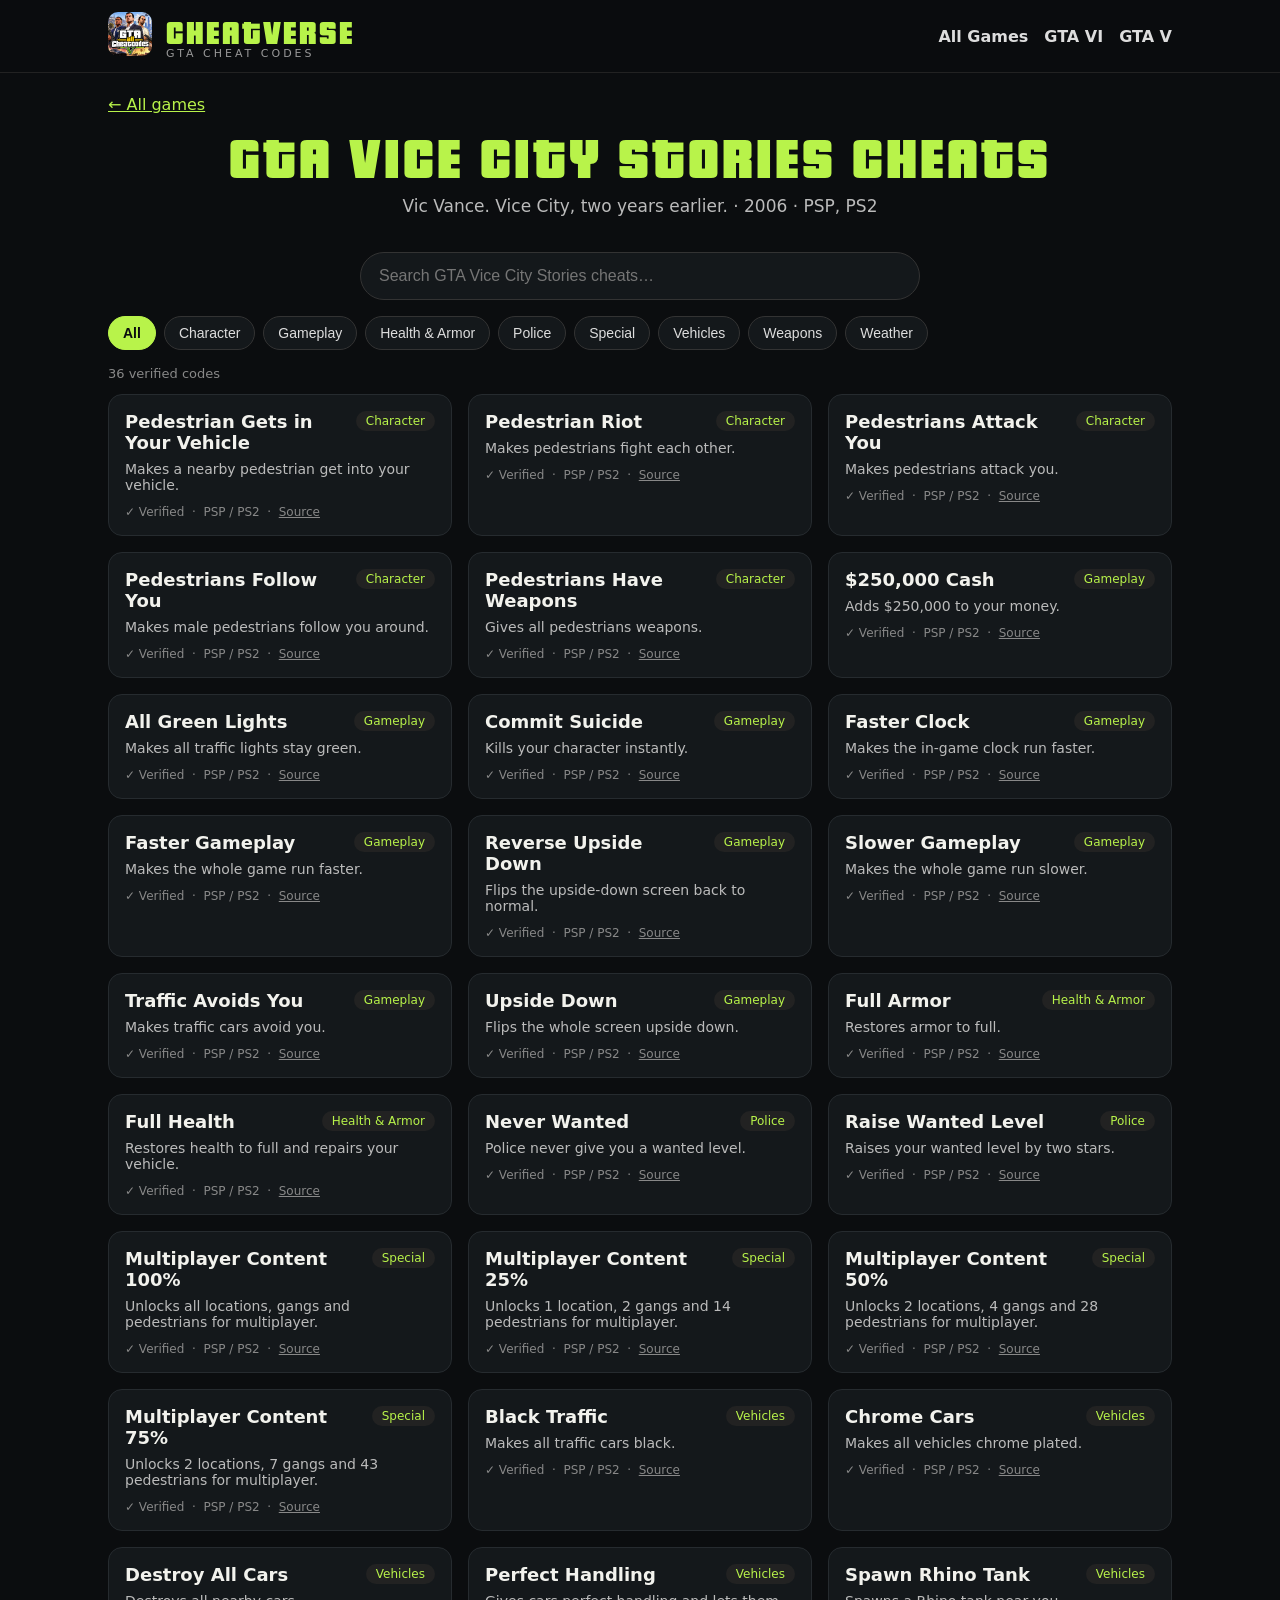
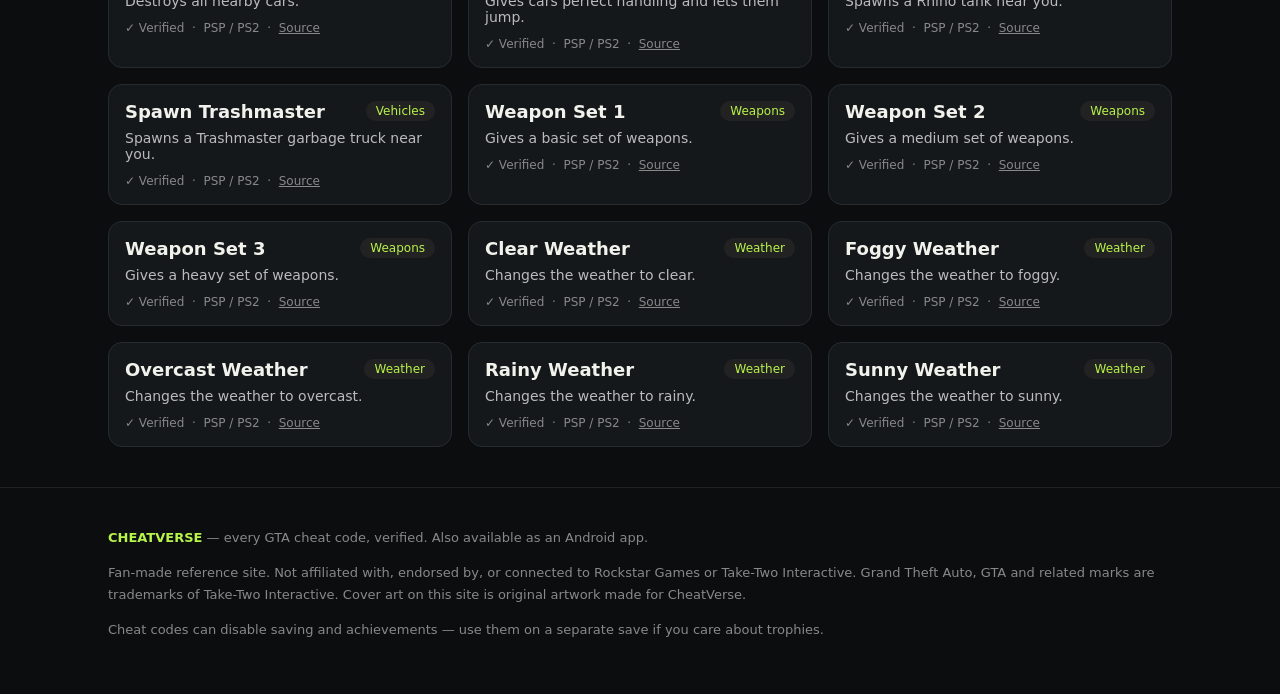
<file: games/vcs.html>
<!DOCTYPE html>
<html lang="en"><head><meta charset="utf-8">
<meta name="viewport" content="width=device-width, initial-scale=1">
<title>GTA Vice City Stories Cheat Codes — CheatVerse</title><meta name="description" content="All 36 verified GTA Vice City Stories cheat codes — PC keyboard, PlayStation, Xbox, D-pad and phone cheats. Vic Vance. Vice City, two years earlier.">
<link rel="canonical" href="https://khizar-al-dev.github.io/cheatverse/games/vcs.html">
<meta property="og:title" content="GTA Vice City Stories Cheat Codes — CheatVerse"><meta property="og:description" content="All 36 verified GTA Vice City Stories cheat codes — PC keyboard, PlayStation, Xbox, D-pad and phone cheats. Vic Vance. Vice City, two years earlier.">
<meta property="og:type" content="website"><meta property="og:image" content="https://khizar-al-dev.github.io/cheatverse/assets/images/covers/vcs.webp">
<link rel="stylesheet" href="../style.css"></head>
<body><header class="site"><div class="wrap">
<a href="../index.html"><img class="logo" src="../assets/images/logo.png" alt="CheatVerse logo"></a>
<a class="brand" href="../index.html">CHEATVERSE<small>GTA CHEAT CODES</small></a>
<nav><a href="../index.html">All Games</a><a href="../games/gta-6.html">GTA VI</a><a href="../games/gta-5.html">GTA V</a></nav>
</div></header><main class="wrap">
<p style="margin:22px 0 0"><a href="../index.html">← All games</a></p>
<section class="hero" style="padding-top:10px"><h1 style="font-size:clamp(34px,6vw,60px)">GTA VICE CITY STORIES CHEATS</h1>
<p>Vic Vance. Vice City, two years earlier. · 2006 · PSP, PS2</p></section>

<input id="q" class="search" type="search" placeholder="Search GTA Vice City Stories cheats…" aria-label="Search cheats">
<div class="cats"><button class="active" data-cat="all">All</button><button data-cat="character">Character</button><button data-cat="gameplay">Gameplay</button><button data-cat="health_armor">Health &amp; Armor</button><button data-cat="police">Police</button><button data-cat="special">Special</button><button data-cat="vehicles">Vehicles</button><button data-cat="weapons">Weapons</button><button data-cat="weather">Weather</button></div>
<p style="color:#888;font-size:13px"><span id="n">36</span> verified codes</p>
<section class="cards"><article class="card" data-name="pedestrian gets in your vehicle" data-cat="character">
  <div class="card-head"><h3>Pedestrian Gets in Your Vehicle</h3><span class="chip">Character</span></div>
  <p class="desc">Makes a nearby pedestrian get into your vehicle.</p>
  
  <div class="codes"></div>
  <p class="meta">✓ Verified &nbsp;·&nbsp; PSP / PS2 &nbsp;·&nbsp; <a href="https://gta.fandom.com/wiki/Cheats_in_GTA_Vice_City_Stories" target="_blank" rel="noopener">Source</a></p>
</article><article class="card" data-name="pedestrian riot" data-cat="character">
  <div class="card-head"><h3>Pedestrian Riot</h3><span class="chip">Character</span></div>
  <p class="desc">Makes pedestrians fight each other.</p>
  
  <div class="codes"></div>
  <p class="meta">✓ Verified &nbsp;·&nbsp; PSP / PS2 &nbsp;·&nbsp; <a href="https://gta.fandom.com/wiki/Cheats_in_GTA_Vice_City_Stories" target="_blank" rel="noopener">Source</a></p>
</article><article class="card" data-name="pedestrians attack you" data-cat="character">
  <div class="card-head"><h3>Pedestrians Attack You</h3><span class="chip">Character</span></div>
  <p class="desc">Makes pedestrians attack you.</p>
  
  <div class="codes"></div>
  <p class="meta">✓ Verified &nbsp;·&nbsp; PSP / PS2 &nbsp;·&nbsp; <a href="https://gta.fandom.com/wiki/Cheats_in_GTA_Vice_City_Stories" target="_blank" rel="noopener">Source</a></p>
</article><article class="card" data-name="pedestrians follow you" data-cat="character">
  <div class="card-head"><h3>Pedestrians Follow You</h3><span class="chip">Character</span></div>
  <p class="desc">Makes male pedestrians follow you around.</p>
  
  <div class="codes"></div>
  <p class="meta">✓ Verified &nbsp;·&nbsp; PSP / PS2 &nbsp;·&nbsp; <a href="https://gta.fandom.com/wiki/Cheats_in_GTA_Vice_City_Stories" target="_blank" rel="noopener">Source</a></p>
</article><article class="card" data-name="pedestrians have weapons" data-cat="character">
  <div class="card-head"><h3>Pedestrians Have Weapons</h3><span class="chip">Character</span></div>
  <p class="desc">Gives all pedestrians weapons.</p>
  
  <div class="codes"></div>
  <p class="meta">✓ Verified &nbsp;·&nbsp; PSP / PS2 &nbsp;·&nbsp; <a href="https://gta.fandom.com/wiki/Cheats_in_GTA_Vice_City_Stories" target="_blank" rel="noopener">Source</a></p>
</article><article class="card" data-name="$250,000 cash" data-cat="gameplay">
  <div class="card-head"><h3>$250,000 Cash</h3><span class="chip">Gameplay</span></div>
  <p class="desc">Adds $250,000 to your money.</p>
  
  <div class="codes"></div>
  <p class="meta">✓ Verified &nbsp;·&nbsp; PSP / PS2 &nbsp;·&nbsp; <a href="https://gta.fandom.com/wiki/Cheats_in_GTA_Vice_City_Stories" target="_blank" rel="noopener">Source</a></p>
</article><article class="card" data-name="all green lights" data-cat="gameplay">
  <div class="card-head"><h3>All Green Lights</h3><span class="chip">Gameplay</span></div>
  <p class="desc">Makes all traffic lights stay green.</p>
  
  <div class="codes"></div>
  <p class="meta">✓ Verified &nbsp;·&nbsp; PSP / PS2 &nbsp;·&nbsp; <a href="https://gamefaqs.gamespot.com/psp/933097-grand-theft-auto-vice-city-stories/cheats" target="_blank" rel="noopener">Source</a></p>
</article><article class="card" data-name="commit suicide" data-cat="gameplay">
  <div class="card-head"><h3>Commit Suicide</h3><span class="chip">Gameplay</span></div>
  <p class="desc">Kills your character instantly.</p>
  
  <div class="codes"></div>
  <p class="meta">✓ Verified &nbsp;·&nbsp; PSP / PS2 &nbsp;·&nbsp; <a href="https://gta.fandom.com/wiki/Cheats_in_GTA_Vice_City_Stories" target="_blank" rel="noopener">Source</a></p>
</article><article class="card" data-name="faster clock" data-cat="gameplay">
  <div class="card-head"><h3>Faster Clock</h3><span class="chip">Gameplay</span></div>
  <p class="desc">Makes the in-game clock run faster.</p>
  
  <div class="codes"></div>
  <p class="meta">✓ Verified &nbsp;·&nbsp; PSP / PS2 &nbsp;·&nbsp; <a href="https://gta.fandom.com/wiki/Cheats_in_GTA_Vice_City_Stories" target="_blank" rel="noopener">Source</a></p>
</article><article class="card" data-name="faster gameplay" data-cat="gameplay">
  <div class="card-head"><h3>Faster Gameplay</h3><span class="chip">Gameplay</span></div>
  <p class="desc">Makes the whole game run faster.</p>
  
  <div class="codes"></div>
  <p class="meta">✓ Verified &nbsp;·&nbsp; PSP / PS2 &nbsp;·&nbsp; <a href="https://gta.fandom.com/wiki/Cheats_in_GTA_Vice_City_Stories" target="_blank" rel="noopener">Source</a></p>
</article><article class="card" data-name="reverse upside down" data-cat="gameplay">
  <div class="card-head"><h3>Reverse Upside Down</h3><span class="chip">Gameplay</span></div>
  <p class="desc">Flips the upside-down screen back to normal.</p>
  
  <div class="codes"></div>
  <p class="meta">✓ Verified &nbsp;·&nbsp; PSP / PS2 &nbsp;·&nbsp; <a href="https://gamefaqs.gamespot.com/psp/933097-grand-theft-auto-vice-city-stories/cheats" target="_blank" rel="noopener">Source</a></p>
</article><article class="card" data-name="slower gameplay" data-cat="gameplay">
  <div class="card-head"><h3>Slower Gameplay</h3><span class="chip">Gameplay</span></div>
  <p class="desc">Makes the whole game run slower.</p>
  
  <div class="codes"></div>
  <p class="meta">✓ Verified &nbsp;·&nbsp; PSP / PS2 &nbsp;·&nbsp; <a href="https://gta.fandom.com/wiki/Cheats_in_GTA_Vice_City_Stories" target="_blank" rel="noopener">Source</a></p>
</article><article class="card" data-name="traffic avoids you" data-cat="gameplay">
  <div class="card-head"><h3>Traffic Avoids You</h3><span class="chip">Gameplay</span></div>
  <p class="desc">Makes traffic cars avoid you.</p>
  
  <div class="codes"></div>
  <p class="meta">✓ Verified &nbsp;·&nbsp; PSP / PS2 &nbsp;·&nbsp; <a href="https://gta.fandom.com/wiki/Cheats_in_GTA_Vice_City_Stories" target="_blank" rel="noopener">Source</a></p>
</article><article class="card" data-name="upside down" data-cat="gameplay">
  <div class="card-head"><h3>Upside Down</h3><span class="chip">Gameplay</span></div>
  <p class="desc">Flips the whole screen upside down.</p>
  
  <div class="codes"></div>
  <p class="meta">✓ Verified &nbsp;·&nbsp; PSP / PS2 &nbsp;·&nbsp; <a href="https://gamefaqs.gamespot.com/psp/933097-grand-theft-auto-vice-city-stories/cheats" target="_blank" rel="noopener">Source</a></p>
</article><article class="card" data-name="full armor" data-cat="health_armor">
  <div class="card-head"><h3>Full Armor</h3><span class="chip">Health &amp; Armor</span></div>
  <p class="desc">Restores armor to full.</p>
  
  <div class="codes"></div>
  <p class="meta">✓ Verified &nbsp;·&nbsp; PSP / PS2 &nbsp;·&nbsp; <a href="https://gta.fandom.com/wiki/Cheats_in_GTA_Vice_City_Stories" target="_blank" rel="noopener">Source</a></p>
</article><article class="card" data-name="full health" data-cat="health_armor">
  <div class="card-head"><h3>Full Health</h3><span class="chip">Health &amp; Armor</span></div>
  <p class="desc">Restores health to full and repairs your vehicle.</p>
  
  <div class="codes"></div>
  <p class="meta">✓ Verified &nbsp;·&nbsp; PSP / PS2 &nbsp;·&nbsp; <a href="https://gta.fandom.com/wiki/Cheats_in_GTA_Vice_City_Stories" target="_blank" rel="noopener">Source</a></p>
</article><article class="card" data-name="never wanted" data-cat="police">
  <div class="card-head"><h3>Never Wanted</h3><span class="chip">Police</span></div>
  <p class="desc">Police never give you a wanted level.</p>
  
  <div class="codes"></div>
  <p class="meta">✓ Verified &nbsp;·&nbsp; PSP / PS2 &nbsp;·&nbsp; <a href="https://gta.fandom.com/wiki/Cheats_in_GTA_Vice_City_Stories" target="_blank" rel="noopener">Source</a></p>
</article><article class="card" data-name="raise wanted level" data-cat="police">
  <div class="card-head"><h3>Raise Wanted Level</h3><span class="chip">Police</span></div>
  <p class="desc">Raises your wanted level by two stars.</p>
  
  <div class="codes"></div>
  <p class="meta">✓ Verified &nbsp;·&nbsp; PSP / PS2 &nbsp;·&nbsp; <a href="https://gta.fandom.com/wiki/Cheats_in_GTA_Vice_City_Stories" target="_blank" rel="noopener">Source</a></p>
</article><article class="card" data-name="multiplayer content 100%" data-cat="special">
  <div class="card-head"><h3>Multiplayer Content 100%</h3><span class="chip">Special</span></div>
  <p class="desc">Unlocks all locations, gangs and pedestrians for multiplayer.</p>
  
  <div class="codes"></div>
  <p class="meta">✓ Verified &nbsp;·&nbsp; PSP / PS2 &nbsp;·&nbsp; <a href="https://gta.fandom.com/wiki/Cheats_in_GTA_Vice_City_Stories" target="_blank" rel="noopener">Source</a></p>
</article><article class="card" data-name="multiplayer content 25%" data-cat="special">
  <div class="card-head"><h3>Multiplayer Content 25%</h3><span class="chip">Special</span></div>
  <p class="desc">Unlocks 1 location, 2 gangs and 14 pedestrians for multiplayer.</p>
  
  <div class="codes"></div>
  <p class="meta">✓ Verified &nbsp;·&nbsp; PSP / PS2 &nbsp;·&nbsp; <a href="https://gamefaqs.gamespot.com/psp/933097-grand-theft-auto-vice-city-stories/cheats" target="_blank" rel="noopener">Source</a></p>
</article><article class="card" data-name="multiplayer content 50%" data-cat="special">
  <div class="card-head"><h3>Multiplayer Content 50%</h3><span class="chip">Special</span></div>
  <p class="desc">Unlocks 2 locations, 4 gangs and 28 pedestrians for multiplayer.</p>
  
  <div class="codes"></div>
  <p class="meta">✓ Verified &nbsp;·&nbsp; PSP / PS2 &nbsp;·&nbsp; <a href="https://gta.fandom.com/wiki/Cheats_in_GTA_Vice_City_Stories" target="_blank" rel="noopener">Source</a></p>
</article><article class="card" data-name="multiplayer content 75%" data-cat="special">
  <div class="card-head"><h3>Multiplayer Content 75%</h3><span class="chip">Special</span></div>
  <p class="desc">Unlocks 2 locations, 7 gangs and 43 pedestrians for multiplayer.</p>
  
  <div class="codes"></div>
  <p class="meta">✓ Verified &nbsp;·&nbsp; PSP / PS2 &nbsp;·&nbsp; <a href="https://gamefaqs.gamespot.com/psp/933097-grand-theft-auto-vice-city-stories/cheats" target="_blank" rel="noopener">Source</a></p>
</article><article class="card" data-name="black traffic" data-cat="vehicles">
  <div class="card-head"><h3>Black Traffic</h3><span class="chip">Vehicles</span></div>
  <p class="desc">Makes all traffic cars black.</p>
  
  <div class="codes"></div>
  <p class="meta">✓ Verified &nbsp;·&nbsp; PSP / PS2 &nbsp;·&nbsp; <a href="https://gta.fandom.com/wiki/Cheats_in_GTA_Vice_City_Stories" target="_blank" rel="noopener">Source</a></p>
</article><article class="card" data-name="chrome cars" data-cat="vehicles">
  <div class="card-head"><h3>Chrome Cars</h3><span class="chip">Vehicles</span></div>
  <p class="desc">Makes all vehicles chrome plated.</p>
  
  <div class="codes"></div>
  <p class="meta">✓ Verified &nbsp;·&nbsp; PSP / PS2 &nbsp;·&nbsp; <a href="https://gta.fandom.com/wiki/Cheats_in_GTA_Vice_City_Stories" target="_blank" rel="noopener">Source</a></p>
</article><article class="card" data-name="destroy all cars" data-cat="vehicles">
  <div class="card-head"><h3>Destroy All Cars</h3><span class="chip">Vehicles</span></div>
  <p class="desc">Destroys all nearby cars.</p>
  
  <div class="codes"></div>
  <p class="meta">✓ Verified &nbsp;·&nbsp; PSP / PS2 &nbsp;·&nbsp; <a href="https://gta.fandom.com/wiki/Cheats_in_GTA_Vice_City_Stories" target="_blank" rel="noopener">Source</a></p>
</article><article class="card" data-name="perfect handling" data-cat="vehicles">
  <div class="card-head"><h3>Perfect Handling</h3><span class="chip">Vehicles</span></div>
  <p class="desc">Gives cars perfect handling and lets them jump.</p>
  
  <div class="codes"></div>
  <p class="meta">✓ Verified &nbsp;·&nbsp; PSP / PS2 &nbsp;·&nbsp; <a href="https://gta.fandom.com/wiki/Cheats_in_GTA_Vice_City_Stories" target="_blank" rel="noopener">Source</a></p>
</article><article class="card" data-name="spawn rhino tank" data-cat="vehicles">
  <div class="card-head"><h3>Spawn Rhino Tank</h3><span class="chip">Vehicles</span></div>
  <p class="desc">Spawns a Rhino tank near you.</p>
  
  <div class="codes"></div>
  <p class="meta">✓ Verified &nbsp;·&nbsp; PSP / PS2 &nbsp;·&nbsp; <a href="https://gta.fandom.com/wiki/Cheats_in_GTA_Vice_City_Stories" target="_blank" rel="noopener">Source</a></p>
</article><article class="card" data-name="spawn trashmaster" data-cat="vehicles">
  <div class="card-head"><h3>Spawn Trashmaster</h3><span class="chip">Vehicles</span></div>
  <p class="desc">Spawns a Trashmaster garbage truck near you.</p>
  
  <div class="codes"></div>
  <p class="meta">✓ Verified &nbsp;·&nbsp; PSP / PS2 &nbsp;·&nbsp; <a href="https://gta.fandom.com/wiki/Cheats_in_GTA_Vice_City_Stories" target="_blank" rel="noopener">Source</a></p>
</article><article class="card" data-name="weapon set 1" data-cat="weapons">
  <div class="card-head"><h3>Weapon Set 1</h3><span class="chip">Weapons</span></div>
  <p class="desc">Gives a basic set of weapons.</p>
  
  <div class="codes"></div>
  <p class="meta">✓ Verified &nbsp;·&nbsp; PSP / PS2 &nbsp;·&nbsp; <a href="https://gta.fandom.com/wiki/Cheats_in_GTA_Vice_City_Stories" target="_blank" rel="noopener">Source</a></p>
</article><article class="card" data-name="weapon set 2" data-cat="weapons">
  <div class="card-head"><h3>Weapon Set 2</h3><span class="chip">Weapons</span></div>
  <p class="desc">Gives a medium set of weapons.</p>
  
  <div class="codes"></div>
  <p class="meta">✓ Verified &nbsp;·&nbsp; PSP / PS2 &nbsp;·&nbsp; <a href="https://gta.fandom.com/wiki/Cheats_in_GTA_Vice_City_Stories" target="_blank" rel="noopener">Source</a></p>
</article><article class="card" data-name="weapon set 3" data-cat="weapons">
  <div class="card-head"><h3>Weapon Set 3</h3><span class="chip">Weapons</span></div>
  <p class="desc">Gives a heavy set of weapons.</p>
  
  <div class="codes"></div>
  <p class="meta">✓ Verified &nbsp;·&nbsp; PSP / PS2 &nbsp;·&nbsp; <a href="https://gta.fandom.com/wiki/Cheats_in_GTA_Vice_City_Stories" target="_blank" rel="noopener">Source</a></p>
</article><article class="card" data-name="clear weather" data-cat="weather">
  <div class="card-head"><h3>Clear Weather</h3><span class="chip">Weather</span></div>
  <p class="desc">Changes the weather to clear.</p>
  
  <div class="codes"></div>
  <p class="meta">✓ Verified &nbsp;·&nbsp; PSP / PS2 &nbsp;·&nbsp; <a href="https://gta.fandom.com/wiki/Cheats_in_GTA_Vice_City_Stories" target="_blank" rel="noopener">Source</a></p>
</article><article class="card" data-name="foggy weather" data-cat="weather">
  <div class="card-head"><h3>Foggy Weather</h3><span class="chip">Weather</span></div>
  <p class="desc">Changes the weather to foggy.</p>
  
  <div class="codes"></div>
  <p class="meta">✓ Verified &nbsp;·&nbsp; PSP / PS2 &nbsp;·&nbsp; <a href="https://gta.fandom.com/wiki/Cheats_in_GTA_Vice_City_Stories" target="_blank" rel="noopener">Source</a></p>
</article><article class="card" data-name="overcast weather" data-cat="weather">
  <div class="card-head"><h3>Overcast Weather</h3><span class="chip">Weather</span></div>
  <p class="desc">Changes the weather to overcast.</p>
  
  <div class="codes"></div>
  <p class="meta">✓ Verified &nbsp;·&nbsp; PSP / PS2 &nbsp;·&nbsp; <a href="https://gta.fandom.com/wiki/Cheats_in_GTA_Vice_City_Stories" target="_blank" rel="noopener">Source</a></p>
</article><article class="card" data-name="rainy weather" data-cat="weather">
  <div class="card-head"><h3>Rainy Weather</h3><span class="chip">Weather</span></div>
  <p class="desc">Changes the weather to rainy.</p>
  
  <div class="codes"></div>
  <p class="meta">✓ Verified &nbsp;·&nbsp; PSP / PS2 &nbsp;·&nbsp; <a href="https://gta.fandom.com/wiki/Cheats_in_GTA_Vice_City_Stories" target="_blank" rel="noopener">Source</a></p>
</article><article class="card" data-name="sunny weather" data-cat="weather">
  <div class="card-head"><h3>Sunny Weather</h3><span class="chip">Weather</span></div>
  <p class="desc">Changes the weather to sunny.</p>
  
  <div class="codes"></div>
  <p class="meta">✓ Verified &nbsp;·&nbsp; PSP / PS2 &nbsp;·&nbsp; <a href="https://gta.fandom.com/wiki/Cheats_in_GTA_Vice_City_Stories" target="_blank" rel="noopener">Source</a></p>
</article></section>
<p class="empty">No cheats match that search.</p>
</main><footer><div class="wrap">
<p><b style="color:#B8F34A">CHEATVERSE</b> — every GTA cheat code, verified. Also available as an Android app.</p>
<p>Fan-made reference site. Not affiliated with, endorsed by, or connected to Rockstar Games or Take-Two Interactive. Grand Theft Auto, GTA and related marks are trademarks of Take-Two Interactive. Cover art on this site is original artwork made for CheatVerse.</p>
<p>Cheat codes can disable saving and achievements — use them on a separate save if you care about trophies.</p>
</div></footer><script src="../app.js"></script></body></html>
</file>
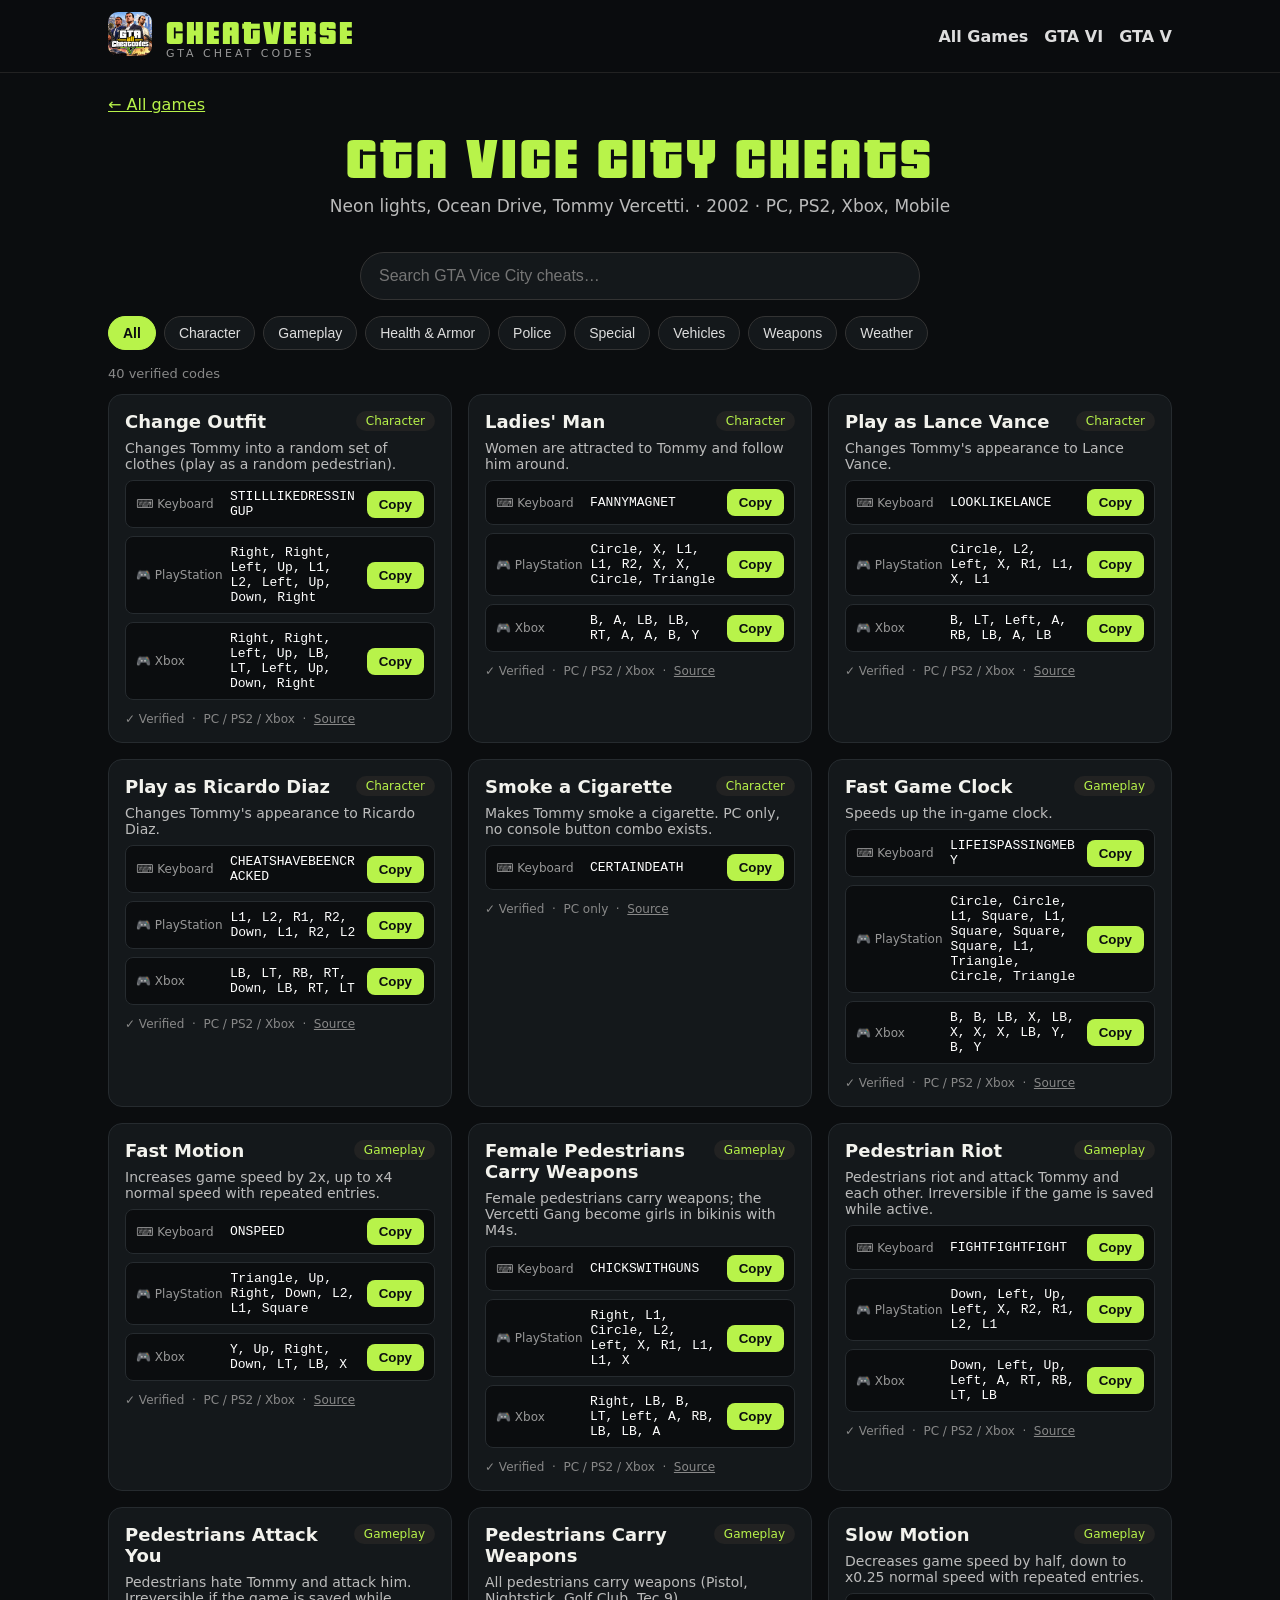
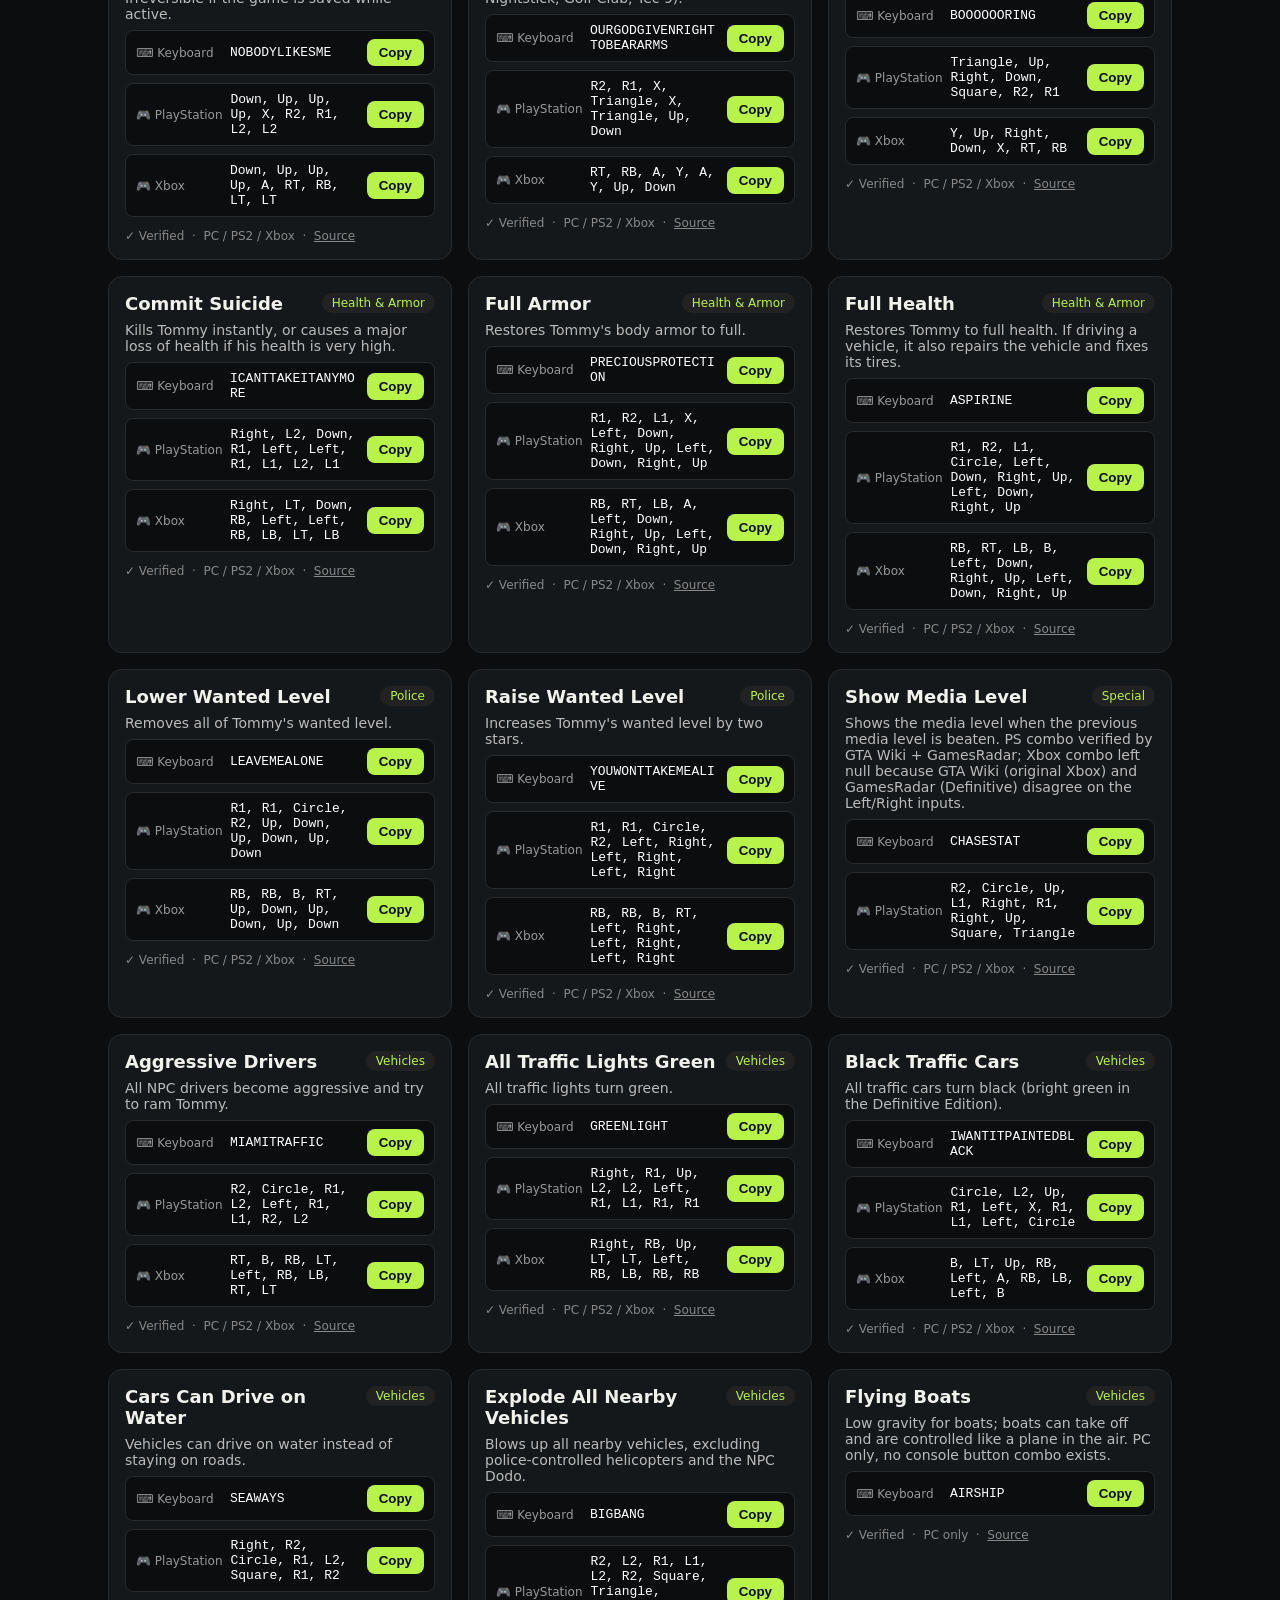
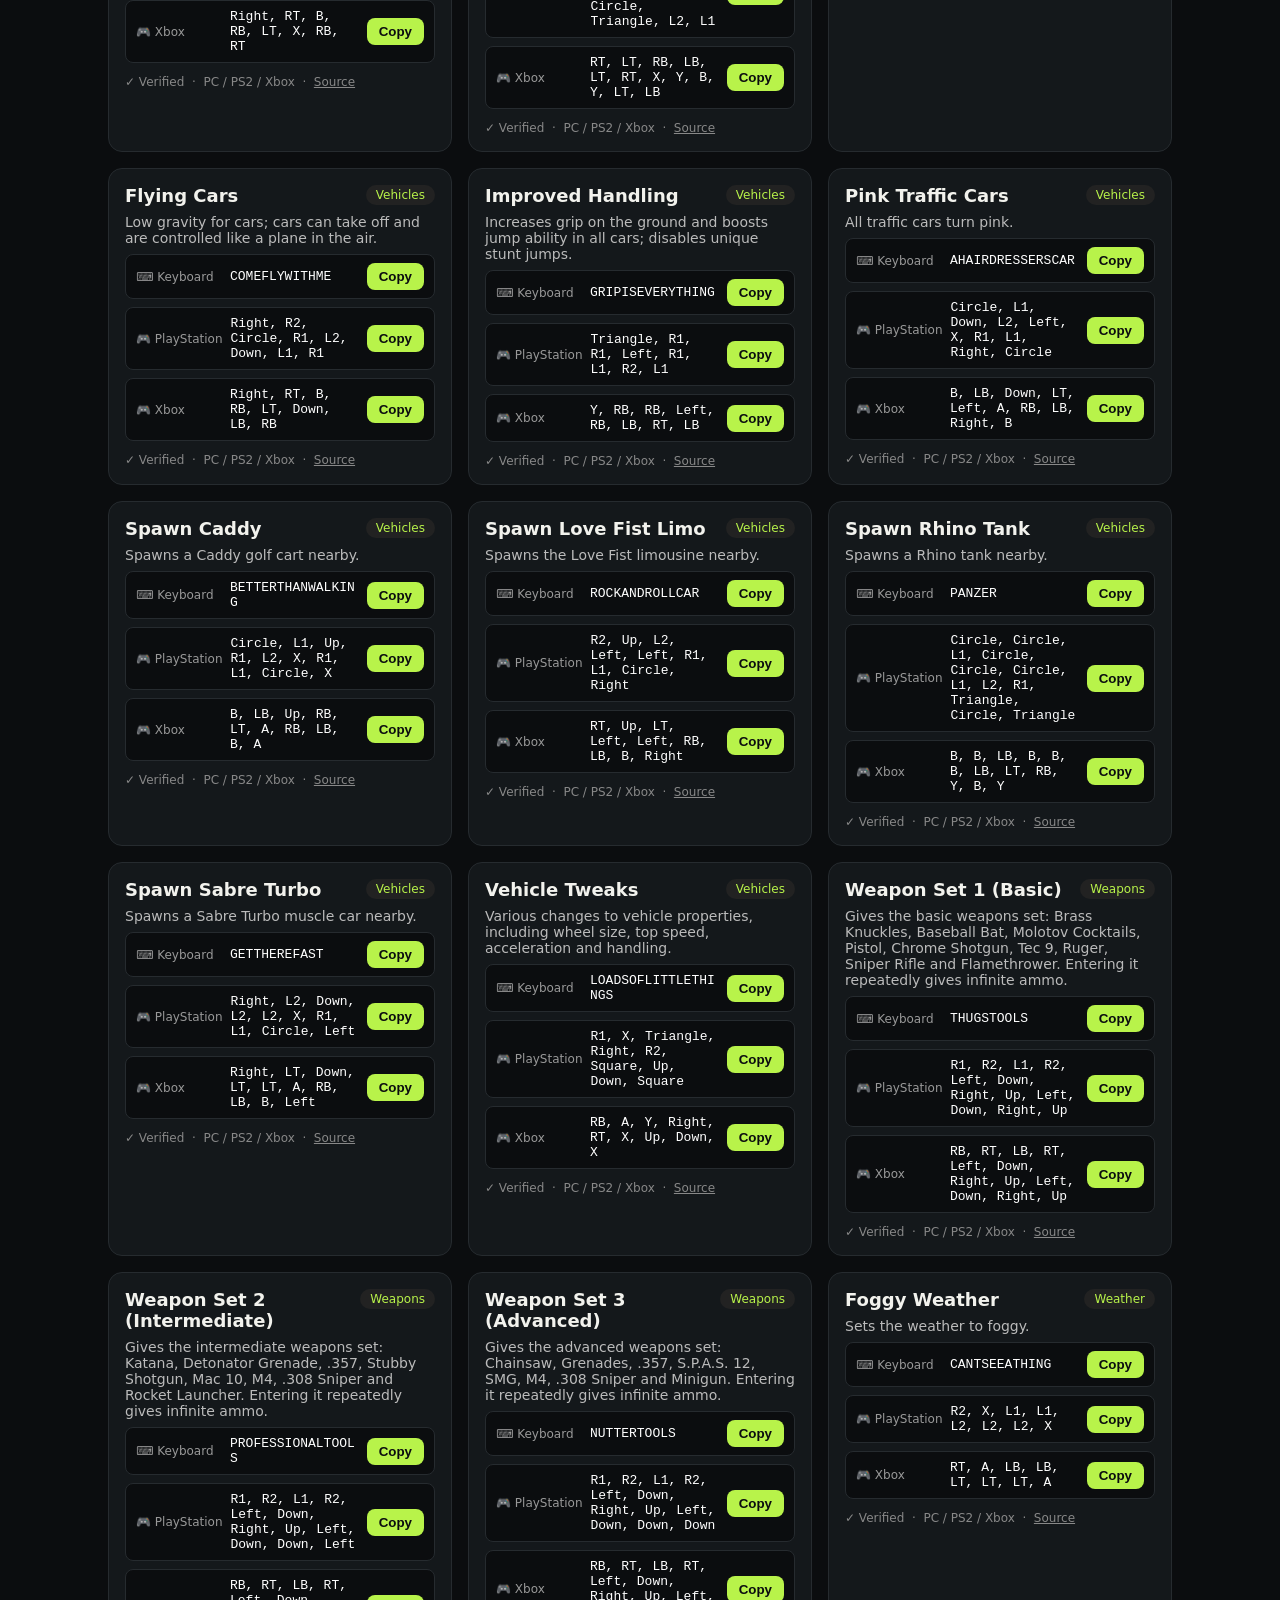
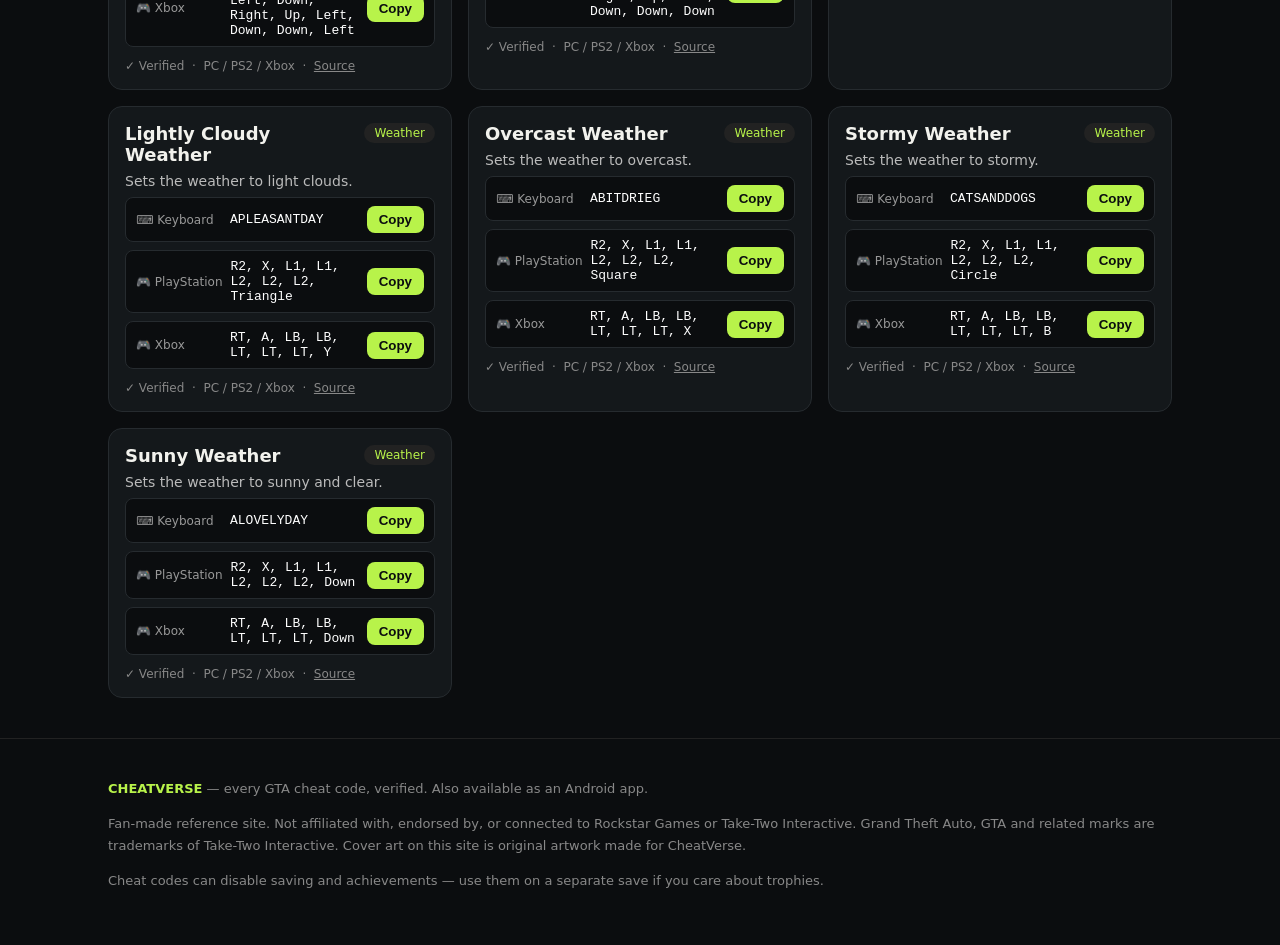
<file: games/vice-city.html>
<!DOCTYPE html>
<html lang="en"><head><meta charset="utf-8">
<meta name="viewport" content="width=device-width, initial-scale=1">
<title>GTA Vice City Cheat Codes — CheatVerse</title><meta name="description" content="All 40 verified GTA Vice City cheat codes — PC keyboard, PlayStation, Xbox, D-pad and phone cheats. Neon lights, Ocean Drive, Tommy Vercetti.">
<link rel="canonical" href="https://khizar-al-dev.github.io/cheatverse/games/vice-city.html">
<meta property="og:title" content="GTA Vice City Cheat Codes — CheatVerse"><meta property="og:description" content="All 40 verified GTA Vice City cheat codes — PC keyboard, PlayStation, Xbox, D-pad and phone cheats. Neon lights, Ocean Drive, Tommy Vercetti.">
<meta property="og:type" content="website"><meta property="og:image" content="https://khizar-al-dev.github.io/cheatverse/assets/images/covers/vice-city.webp">
<link rel="stylesheet" href="../style.css"></head>
<body><header class="site"><div class="wrap">
<a href="../index.html"><img class="logo" src="../assets/images/logo.png" alt="CheatVerse logo"></a>
<a class="brand" href="../index.html">CHEATVERSE<small>GTA CHEAT CODES</small></a>
<nav><a href="../index.html">All Games</a><a href="../games/gta-6.html">GTA VI</a><a href="../games/gta-5.html">GTA V</a></nav>
</div></header><main class="wrap">
<p style="margin:22px 0 0"><a href="../index.html">← All games</a></p>
<section class="hero" style="padding-top:10px"><h1 style="font-size:clamp(34px,6vw,60px)">GTA VICE CITY CHEATS</h1>
<p>Neon lights, Ocean Drive, Tommy Vercetti. · 2002 · PC, PS2, Xbox, Mobile</p></section>

<input id="q" class="search" type="search" placeholder="Search GTA Vice City cheats…" aria-label="Search cheats">
<div class="cats"><button class="active" data-cat="all">All</button><button data-cat="character">Character</button><button data-cat="gameplay">Gameplay</button><button data-cat="health_armor">Health &amp; Armor</button><button data-cat="police">Police</button><button data-cat="special">Special</button><button data-cat="vehicles">Vehicles</button><button data-cat="weapons">Weapons</button><button data-cat="weather">Weather</button></div>
<p style="color:#888;font-size:13px"><span id="n">40</span> verified codes</p>
<section class="cards"><article class="card" data-name="change outfit" data-cat="character">
  <div class="card-head"><h3>Change Outfit</h3><span class="chip">Character</span></div>
  <p class="desc">Changes Tommy into a random set of clothes (play as a random pedestrian).</p>
  
  <div class="codes"><div class="code-row"><span class="code-label">⌨️ Keyboard</span><code>STILLLIKEDRESSINGUP</code><button class="copy" data-copy="STILLLIKEDRESSINGUP" type="button">Copy</button></div><div class="code-row"><span class="code-label">🎮 PlayStation</span><code>Right, Right, Left, Up, L1, L2, Left, Up, Down, Right</code><button class="copy" data-copy="Right, Right, Left, Up, L1, L2, Left, Up, Down, Right" type="button">Copy</button></div><div class="code-row"><span class="code-label">🎮 Xbox</span><code>Right, Right, Left, Up, LB, LT, Left, Up, Down, Right</code><button class="copy" data-copy="Right, Right, Left, Up, LB, LT, Left, Up, Down, Right" type="button">Copy</button></div></div>
  <p class="meta">✓ Verified &nbsp;·&nbsp; PC / PS2 / Xbox &nbsp;·&nbsp; <a href="https://gta.fandom.com/wiki/Cheats_in_GTA_Vice_City" target="_blank" rel="noopener">Source</a></p>
</article><article class="card" data-name="ladies&#x27; man" data-cat="character">
  <div class="card-head"><h3>Ladies&#x27; Man</h3><span class="chip">Character</span></div>
  <p class="desc">Women are attracted to Tommy and follow him around.</p>
  
  <div class="codes"><div class="code-row"><span class="code-label">⌨️ Keyboard</span><code>FANNYMAGNET</code><button class="copy" data-copy="FANNYMAGNET" type="button">Copy</button></div><div class="code-row"><span class="code-label">🎮 PlayStation</span><code>Circle, X, L1, L1, R2, X, X, Circle, Triangle</code><button class="copy" data-copy="Circle, X, L1, L1, R2, X, X, Circle, Triangle" type="button">Copy</button></div><div class="code-row"><span class="code-label">🎮 Xbox</span><code>B, A, LB, LB, RT, A, A, B, Y</code><button class="copy" data-copy="B, A, LB, LB, RT, A, A, B, Y" type="button">Copy</button></div></div>
  <p class="meta">✓ Verified &nbsp;·&nbsp; PC / PS2 / Xbox &nbsp;·&nbsp; <a href="https://gta.fandom.com/wiki/Cheats_in_GTA_Vice_City" target="_blank" rel="noopener">Source</a></p>
</article><article class="card" data-name="play as lance vance" data-cat="character">
  <div class="card-head"><h3>Play as Lance Vance</h3><span class="chip">Character</span></div>
  <p class="desc">Changes Tommy&#x27;s appearance to Lance Vance.</p>
  
  <div class="codes"><div class="code-row"><span class="code-label">⌨️ Keyboard</span><code>LOOKLIKELANCE</code><button class="copy" data-copy="LOOKLIKELANCE" type="button">Copy</button></div><div class="code-row"><span class="code-label">🎮 PlayStation</span><code>Circle, L2, Left, X, R1, L1, X, L1</code><button class="copy" data-copy="Circle, L2, Left, X, R1, L1, X, L1" type="button">Copy</button></div><div class="code-row"><span class="code-label">🎮 Xbox</span><code>B, LT, Left, A, RB, LB, A, LB</code><button class="copy" data-copy="B, LT, Left, A, RB, LB, A, LB" type="button">Copy</button></div></div>
  <p class="meta">✓ Verified &nbsp;·&nbsp; PC / PS2 / Xbox &nbsp;·&nbsp; <a href="https://gta.fandom.com/wiki/Cheats_in_GTA_Vice_City" target="_blank" rel="noopener">Source</a></p>
</article><article class="card" data-name="play as ricardo diaz" data-cat="character">
  <div class="card-head"><h3>Play as Ricardo Diaz</h3><span class="chip">Character</span></div>
  <p class="desc">Changes Tommy&#x27;s appearance to Ricardo Diaz.</p>
  
  <div class="codes"><div class="code-row"><span class="code-label">⌨️ Keyboard</span><code>CHEATSHAVEBEENCRACKED</code><button class="copy" data-copy="CHEATSHAVEBEENCRACKED" type="button">Copy</button></div><div class="code-row"><span class="code-label">🎮 PlayStation</span><code>L1, L2, R1, R2, Down, L1, R2, L2</code><button class="copy" data-copy="L1, L2, R1, R2, Down, L1, R2, L2" type="button">Copy</button></div><div class="code-row"><span class="code-label">🎮 Xbox</span><code>LB, LT, RB, RT, Down, LB, RT, LT</code><button class="copy" data-copy="LB, LT, RB, RT, Down, LB, RT, LT" type="button">Copy</button></div></div>
  <p class="meta">✓ Verified &nbsp;·&nbsp; PC / PS2 / Xbox &nbsp;·&nbsp; <a href="https://gta.fandom.com/wiki/Cheats_in_GTA_Vice_City" target="_blank" rel="noopener">Source</a></p>
</article><article class="card" data-name="smoke a cigarette" data-cat="character">
  <div class="card-head"><h3>Smoke a Cigarette</h3><span class="chip">Character</span></div>
  <p class="desc">Makes Tommy smoke a cigarette. PC only, no console button combo exists.</p>
  
  <div class="codes"><div class="code-row"><span class="code-label">⌨️ Keyboard</span><code>CERTAINDEATH</code><button class="copy" data-copy="CERTAINDEATH" type="button">Copy</button></div></div>
  <p class="meta">✓ Verified &nbsp;·&nbsp; PC only &nbsp;·&nbsp; <a href="https://gta.fandom.com/wiki/Cheats_in_GTA_Vice_City" target="_blank" rel="noopener">Source</a></p>
</article><article class="card" data-name="fast game clock" data-cat="gameplay">
  <div class="card-head"><h3>Fast Game Clock</h3><span class="chip">Gameplay</span></div>
  <p class="desc">Speeds up the in-game clock.</p>
  
  <div class="codes"><div class="code-row"><span class="code-label">⌨️ Keyboard</span><code>LIFEISPASSINGMEBY</code><button class="copy" data-copy="LIFEISPASSINGMEBY" type="button">Copy</button></div><div class="code-row"><span class="code-label">🎮 PlayStation</span><code>Circle, Circle, L1, Square, L1, Square, Square, Square, L1, Triangle, Circle, Triangle</code><button class="copy" data-copy="Circle, Circle, L1, Square, L1, Square, Square, Square, L1, Triangle, Circle, Triangle" type="button">Copy</button></div><div class="code-row"><span class="code-label">🎮 Xbox</span><code>B, B, LB, X, LB, X, X, X, LB, Y, B, Y</code><button class="copy" data-copy="B, B, LB, X, LB, X, X, X, LB, Y, B, Y" type="button">Copy</button></div></div>
  <p class="meta">✓ Verified &nbsp;·&nbsp; PC / PS2 / Xbox &nbsp;·&nbsp; <a href="https://gta.fandom.com/wiki/Cheats_in_GTA_Vice_City" target="_blank" rel="noopener">Source</a></p>
</article><article class="card" data-name="fast motion" data-cat="gameplay">
  <div class="card-head"><h3>Fast Motion</h3><span class="chip">Gameplay</span></div>
  <p class="desc">Increases game speed by 2x, up to x4 normal speed with repeated entries.</p>
  
  <div class="codes"><div class="code-row"><span class="code-label">⌨️ Keyboard</span><code>ONSPEED</code><button class="copy" data-copy="ONSPEED" type="button">Copy</button></div><div class="code-row"><span class="code-label">🎮 PlayStation</span><code>Triangle, Up, Right, Down, L2, L1, Square</code><button class="copy" data-copy="Triangle, Up, Right, Down, L2, L1, Square" type="button">Copy</button></div><div class="code-row"><span class="code-label">🎮 Xbox</span><code>Y, Up, Right, Down, LT, LB, X</code><button class="copy" data-copy="Y, Up, Right, Down, LT, LB, X" type="button">Copy</button></div></div>
  <p class="meta">✓ Verified &nbsp;·&nbsp; PC / PS2 / Xbox &nbsp;·&nbsp; <a href="https://gta.fandom.com/wiki/Cheats_in_GTA_Vice_City" target="_blank" rel="noopener">Source</a></p>
</article><article class="card" data-name="female pedestrians carry weapons" data-cat="gameplay">
  <div class="card-head"><h3>Female Pedestrians Carry Weapons</h3><span class="chip">Gameplay</span></div>
  <p class="desc">Female pedestrians carry weapons; the Vercetti Gang become girls in bikinis with M4s.</p>
  
  <div class="codes"><div class="code-row"><span class="code-label">⌨️ Keyboard</span><code>CHICKSWITHGUNS</code><button class="copy" data-copy="CHICKSWITHGUNS" type="button">Copy</button></div><div class="code-row"><span class="code-label">🎮 PlayStation</span><code>Right, L1, Circle, L2, Left, X, R1, L1, L1, X</code><button class="copy" data-copy="Right, L1, Circle, L2, Left, X, R1, L1, L1, X" type="button">Copy</button></div><div class="code-row"><span class="code-label">🎮 Xbox</span><code>Right, LB, B, LT, Left, A, RB, LB, LB, A</code><button class="copy" data-copy="Right, LB, B, LT, Left, A, RB, LB, LB, A" type="button">Copy</button></div></div>
  <p class="meta">✓ Verified &nbsp;·&nbsp; PC / PS2 / Xbox &nbsp;·&nbsp; <a href="https://gta.fandom.com/wiki/Cheats_in_GTA_Vice_City" target="_blank" rel="noopener">Source</a></p>
</article><article class="card" data-name="pedestrian riot" data-cat="gameplay">
  <div class="card-head"><h3>Pedestrian Riot</h3><span class="chip">Gameplay</span></div>
  <p class="desc">Pedestrians riot and attack Tommy and each other. Irreversible if the game is saved while active.</p>
  
  <div class="codes"><div class="code-row"><span class="code-label">⌨️ Keyboard</span><code>FIGHTFIGHTFIGHT</code><button class="copy" data-copy="FIGHTFIGHTFIGHT" type="button">Copy</button></div><div class="code-row"><span class="code-label">🎮 PlayStation</span><code>Down, Left, Up, Left, X, R2, R1, L2, L1</code><button class="copy" data-copy="Down, Left, Up, Left, X, R2, R1, L2, L1" type="button">Copy</button></div><div class="code-row"><span class="code-label">🎮 Xbox</span><code>Down, Left, Up, Left, A, RT, RB, LT, LB</code><button class="copy" data-copy="Down, Left, Up, Left, A, RT, RB, LT, LB" type="button">Copy</button></div></div>
  <p class="meta">✓ Verified &nbsp;·&nbsp; PC / PS2 / Xbox &nbsp;·&nbsp; <a href="https://gta.fandom.com/wiki/Cheats_in_GTA_Vice_City" target="_blank" rel="noopener">Source</a></p>
</article><article class="card" data-name="pedestrians attack you" data-cat="gameplay">
  <div class="card-head"><h3>Pedestrians Attack You</h3><span class="chip">Gameplay</span></div>
  <p class="desc">Pedestrians hate Tommy and attack him. Irreversible if the game is saved while active.</p>
  
  <div class="codes"><div class="code-row"><span class="code-label">⌨️ Keyboard</span><code>NOBODYLIKESME</code><button class="copy" data-copy="NOBODYLIKESME" type="button">Copy</button></div><div class="code-row"><span class="code-label">🎮 PlayStation</span><code>Down, Up, Up, Up, X, R2, R1, L2, L2</code><button class="copy" data-copy="Down, Up, Up, Up, X, R2, R1, L2, L2" type="button">Copy</button></div><div class="code-row"><span class="code-label">🎮 Xbox</span><code>Down, Up, Up, Up, A, RT, RB, LT, LT</code><button class="copy" data-copy="Down, Up, Up, Up, A, RT, RB, LT, LT" type="button">Copy</button></div></div>
  <p class="meta">✓ Verified &nbsp;·&nbsp; PC / PS2 / Xbox &nbsp;·&nbsp; <a href="https://gta.fandom.com/wiki/Cheats_in_GTA_Vice_City" target="_blank" rel="noopener">Source</a></p>
</article><article class="card" data-name="pedestrians carry weapons" data-cat="gameplay">
  <div class="card-head"><h3>Pedestrians Carry Weapons</h3><span class="chip">Gameplay</span></div>
  <p class="desc">All pedestrians carry weapons (Pistol, Nightstick, Golf Club, Tec 9).</p>
  
  <div class="codes"><div class="code-row"><span class="code-label">⌨️ Keyboard</span><code>OURGODGIVENRIGHTTOBEARARMS</code><button class="copy" data-copy="OURGODGIVENRIGHTTOBEARARMS" type="button">Copy</button></div><div class="code-row"><span class="code-label">🎮 PlayStation</span><code>R2, R1, X, Triangle, X, Triangle, Up, Down</code><button class="copy" data-copy="R2, R1, X, Triangle, X, Triangle, Up, Down" type="button">Copy</button></div><div class="code-row"><span class="code-label">🎮 Xbox</span><code>RT, RB, A, Y, A, Y, Up, Down</code><button class="copy" data-copy="RT, RB, A, Y, A, Y, Up, Down" type="button">Copy</button></div></div>
  <p class="meta">✓ Verified &nbsp;·&nbsp; PC / PS2 / Xbox &nbsp;·&nbsp; <a href="https://gta.fandom.com/wiki/Cheats_in_GTA_Vice_City" target="_blank" rel="noopener">Source</a></p>
</article><article class="card" data-name="slow motion" data-cat="gameplay">
  <div class="card-head"><h3>Slow Motion</h3><span class="chip">Gameplay</span></div>
  <p class="desc">Decreases game speed by half, down to x0.25 normal speed with repeated entries.</p>
  
  <div class="codes"><div class="code-row"><span class="code-label">⌨️ Keyboard</span><code>BOOOOOORING</code><button class="copy" data-copy="BOOOOOORING" type="button">Copy</button></div><div class="code-row"><span class="code-label">🎮 PlayStation</span><code>Triangle, Up, Right, Down, Square, R2, R1</code><button class="copy" data-copy="Triangle, Up, Right, Down, Square, R2, R1" type="button">Copy</button></div><div class="code-row"><span class="code-label">🎮 Xbox</span><code>Y, Up, Right, Down, X, RT, RB</code><button class="copy" data-copy="Y, Up, Right, Down, X, RT, RB" type="button">Copy</button></div></div>
  <p class="meta">✓ Verified &nbsp;·&nbsp; PC / PS2 / Xbox &nbsp;·&nbsp; <a href="https://gta.fandom.com/wiki/Cheats_in_GTA_Vice_City" target="_blank" rel="noopener">Source</a></p>
</article><article class="card" data-name="commit suicide" data-cat="health_armor">
  <div class="card-head"><h3>Commit Suicide</h3><span class="chip">Health &amp; Armor</span></div>
  <p class="desc">Kills Tommy instantly, or causes a major loss of health if his health is very high.</p>
  
  <div class="codes"><div class="code-row"><span class="code-label">⌨️ Keyboard</span><code>ICANTTAKEITANYMORE</code><button class="copy" data-copy="ICANTTAKEITANYMORE" type="button">Copy</button></div><div class="code-row"><span class="code-label">🎮 PlayStation</span><code>Right, L2, Down, R1, Left, Left, R1, L1, L2, L1</code><button class="copy" data-copy="Right, L2, Down, R1, Left, Left, R1, L1, L2, L1" type="button">Copy</button></div><div class="code-row"><span class="code-label">🎮 Xbox</span><code>Right, LT, Down, RB, Left, Left, RB, LB, LT, LB</code><button class="copy" data-copy="Right, LT, Down, RB, Left, Left, RB, LB, LT, LB" type="button">Copy</button></div></div>
  <p class="meta">✓ Verified &nbsp;·&nbsp; PC / PS2 / Xbox &nbsp;·&nbsp; <a href="https://gta.fandom.com/wiki/Cheats_in_GTA_Vice_City" target="_blank" rel="noopener">Source</a></p>
</article><article class="card" data-name="full armor" data-cat="health_armor">
  <div class="card-head"><h3>Full Armor</h3><span class="chip">Health &amp; Armor</span></div>
  <p class="desc">Restores Tommy&#x27;s body armor to full.</p>
  
  <div class="codes"><div class="code-row"><span class="code-label">⌨️ Keyboard</span><code>PRECIOUSPROTECTION</code><button class="copy" data-copy="PRECIOUSPROTECTION" type="button">Copy</button></div><div class="code-row"><span class="code-label">🎮 PlayStation</span><code>R1, R2, L1, X, Left, Down, Right, Up, Left, Down, Right, Up</code><button class="copy" data-copy="R1, R2, L1, X, Left, Down, Right, Up, Left, Down, Right, Up" type="button">Copy</button></div><div class="code-row"><span class="code-label">🎮 Xbox</span><code>RB, RT, LB, A, Left, Down, Right, Up, Left, Down, Right, Up</code><button class="copy" data-copy="RB, RT, LB, A, Left, Down, Right, Up, Left, Down, Right, Up" type="button">Copy</button></div></div>
  <p class="meta">✓ Verified &nbsp;·&nbsp; PC / PS2 / Xbox &nbsp;·&nbsp; <a href="https://gta.fandom.com/wiki/Cheats_in_GTA_Vice_City" target="_blank" rel="noopener">Source</a></p>
</article><article class="card" data-name="full health" data-cat="health_armor">
  <div class="card-head"><h3>Full Health</h3><span class="chip">Health &amp; Armor</span></div>
  <p class="desc">Restores Tommy to full health. If driving a vehicle, it also repairs the vehicle and fixes its tires.</p>
  
  <div class="codes"><div class="code-row"><span class="code-label">⌨️ Keyboard</span><code>ASPIRINE</code><button class="copy" data-copy="ASPIRINE" type="button">Copy</button></div><div class="code-row"><span class="code-label">🎮 PlayStation</span><code>R1, R2, L1, Circle, Left, Down, Right, Up, Left, Down, Right, Up</code><button class="copy" data-copy="R1, R2, L1, Circle, Left, Down, Right, Up, Left, Down, Right, Up" type="button">Copy</button></div><div class="code-row"><span class="code-label">🎮 Xbox</span><code>RB, RT, LB, B, Left, Down, Right, Up, Left, Down, Right, Up</code><button class="copy" data-copy="RB, RT, LB, B, Left, Down, Right, Up, Left, Down, Right, Up" type="button">Copy</button></div></div>
  <p class="meta">✓ Verified &nbsp;·&nbsp; PC / PS2 / Xbox &nbsp;·&nbsp; <a href="https://gta.fandom.com/wiki/Cheats_in_GTA_Vice_City" target="_blank" rel="noopener">Source</a></p>
</article><article class="card" data-name="lower wanted level" data-cat="police">
  <div class="card-head"><h3>Lower Wanted Level</h3><span class="chip">Police</span></div>
  <p class="desc">Removes all of Tommy&#x27;s wanted level.</p>
  
  <div class="codes"><div class="code-row"><span class="code-label">⌨️ Keyboard</span><code>LEAVEMEALONE</code><button class="copy" data-copy="LEAVEMEALONE" type="button">Copy</button></div><div class="code-row"><span class="code-label">🎮 PlayStation</span><code>R1, R1, Circle, R2, Up, Down, Up, Down, Up, Down</code><button class="copy" data-copy="R1, R1, Circle, R2, Up, Down, Up, Down, Up, Down" type="button">Copy</button></div><div class="code-row"><span class="code-label">🎮 Xbox</span><code>RB, RB, B, RT, Up, Down, Up, Down, Up, Down</code><button class="copy" data-copy="RB, RB, B, RT, Up, Down, Up, Down, Up, Down" type="button">Copy</button></div></div>
  <p class="meta">✓ Verified &nbsp;·&nbsp; PC / PS2 / Xbox &nbsp;·&nbsp; <a href="https://gta.fandom.com/wiki/Cheats_in_GTA_Vice_City" target="_blank" rel="noopener">Source</a></p>
</article><article class="card" data-name="raise wanted level" data-cat="police">
  <div class="card-head"><h3>Raise Wanted Level</h3><span class="chip">Police</span></div>
  <p class="desc">Increases Tommy&#x27;s wanted level by two stars.</p>
  
  <div class="codes"><div class="code-row"><span class="code-label">⌨️ Keyboard</span><code>YOUWONTTAKEMEALIVE</code><button class="copy" data-copy="YOUWONTTAKEMEALIVE" type="button">Copy</button></div><div class="code-row"><span class="code-label">🎮 PlayStation</span><code>R1, R1, Circle, R2, Left, Right, Left, Right, Left, Right</code><button class="copy" data-copy="R1, R1, Circle, R2, Left, Right, Left, Right, Left, Right" type="button">Copy</button></div><div class="code-row"><span class="code-label">🎮 Xbox</span><code>RB, RB, B, RT, Left, Right, Left, Right, Left, Right</code><button class="copy" data-copy="RB, RB, B, RT, Left, Right, Left, Right, Left, Right" type="button">Copy</button></div></div>
  <p class="meta">✓ Verified &nbsp;·&nbsp; PC / PS2 / Xbox &nbsp;·&nbsp; <a href="https://gta.fandom.com/wiki/Cheats_in_GTA_Vice_City" target="_blank" rel="noopener">Source</a></p>
</article><article class="card" data-name="show media level" data-cat="special">
  <div class="card-head"><h3>Show Media Level</h3><span class="chip">Special</span></div>
  <p class="desc">Shows the media level when the previous media level is beaten. PS combo verified by GTA Wiki + GamesRadar; Xbox combo left null because GTA Wiki (original Xbox) and GamesRadar (Definitive) disagree on the Left/Right inputs.</p>
  
  <div class="codes"><div class="code-row"><span class="code-label">⌨️ Keyboard</span><code>CHASESTAT</code><button class="copy" data-copy="CHASESTAT" type="button">Copy</button></div><div class="code-row"><span class="code-label">🎮 PlayStation</span><code>R2, Circle, Up, L1, Right, R1, Right, Up, Square, Triangle</code><button class="copy" data-copy="R2, Circle, Up, L1, Right, R1, Right, Up, Square, Triangle" type="button">Copy</button></div></div>
  <p class="meta">✓ Verified &nbsp;·&nbsp; PC / PS2 / Xbox &nbsp;·&nbsp; <a href="https://gta.fandom.com/wiki/Cheats_in_GTA_Vice_City" target="_blank" rel="noopener">Source</a></p>
</article><article class="card" data-name="aggressive drivers" data-cat="vehicles">
  <div class="card-head"><h3>Aggressive Drivers</h3><span class="chip">Vehicles</span></div>
  <p class="desc">All NPC drivers become aggressive and try to ram Tommy.</p>
  
  <div class="codes"><div class="code-row"><span class="code-label">⌨️ Keyboard</span><code>MIAMITRAFFIC</code><button class="copy" data-copy="MIAMITRAFFIC" type="button">Copy</button></div><div class="code-row"><span class="code-label">🎮 PlayStation</span><code>R2, Circle, R1, L2, Left, R1, L1, R2, L2</code><button class="copy" data-copy="R2, Circle, R1, L2, Left, R1, L1, R2, L2" type="button">Copy</button></div><div class="code-row"><span class="code-label">🎮 Xbox</span><code>RT, B, RB, LT, Left, RB, LB, RT, LT</code><button class="copy" data-copy="RT, B, RB, LT, Left, RB, LB, RT, LT" type="button">Copy</button></div></div>
  <p class="meta">✓ Verified &nbsp;·&nbsp; PC / PS2 / Xbox &nbsp;·&nbsp; <a href="https://gta.fandom.com/wiki/Cheats_in_GTA_Vice_City" target="_blank" rel="noopener">Source</a></p>
</article><article class="card" data-name="all traffic lights green" data-cat="vehicles">
  <div class="card-head"><h3>All Traffic Lights Green</h3><span class="chip">Vehicles</span></div>
  <p class="desc">All traffic lights turn green.</p>
  
  <div class="codes"><div class="code-row"><span class="code-label">⌨️ Keyboard</span><code>GREENLIGHT</code><button class="copy" data-copy="GREENLIGHT" type="button">Copy</button></div><div class="code-row"><span class="code-label">🎮 PlayStation</span><code>Right, R1, Up, L2, L2, Left, R1, L1, R1, R1</code><button class="copy" data-copy="Right, R1, Up, L2, L2, Left, R1, L1, R1, R1" type="button">Copy</button></div><div class="code-row"><span class="code-label">🎮 Xbox</span><code>Right, RB, Up, LT, LT, Left, RB, LB, RB, RB</code><button class="copy" data-copy="Right, RB, Up, LT, LT, Left, RB, LB, RB, RB" type="button">Copy</button></div></div>
  <p class="meta">✓ Verified &nbsp;·&nbsp; PC / PS2 / Xbox &nbsp;·&nbsp; <a href="https://gta.fandom.com/wiki/Cheats_in_GTA_Vice_City" target="_blank" rel="noopener">Source</a></p>
</article><article class="card" data-name="black traffic cars" data-cat="vehicles">
  <div class="card-head"><h3>Black Traffic Cars</h3><span class="chip">Vehicles</span></div>
  <p class="desc">All traffic cars turn black (bright green in the Definitive Edition).</p>
  
  <div class="codes"><div class="code-row"><span class="code-label">⌨️ Keyboard</span><code>IWANTITPAINTEDBLACK</code><button class="copy" data-copy="IWANTITPAINTEDBLACK" type="button">Copy</button></div><div class="code-row"><span class="code-label">🎮 PlayStation</span><code>Circle, L2, Up, R1, Left, X, R1, L1, Left, Circle</code><button class="copy" data-copy="Circle, L2, Up, R1, Left, X, R1, L1, Left, Circle" type="button">Copy</button></div><div class="code-row"><span class="code-label">🎮 Xbox</span><code>B, LT, Up, RB, Left, A, RB, LB, Left, B</code><button class="copy" data-copy="B, LT, Up, RB, Left, A, RB, LB, Left, B" type="button">Copy</button></div></div>
  <p class="meta">✓ Verified &nbsp;·&nbsp; PC / PS2 / Xbox &nbsp;·&nbsp; <a href="https://gta.fandom.com/wiki/Cheats_in_GTA_Vice_City" target="_blank" rel="noopener">Source</a></p>
</article><article class="card" data-name="cars can drive on water" data-cat="vehicles">
  <div class="card-head"><h3>Cars Can Drive on Water</h3><span class="chip">Vehicles</span></div>
  <p class="desc">Vehicles can drive on water instead of staying on roads.</p>
  
  <div class="codes"><div class="code-row"><span class="code-label">⌨️ Keyboard</span><code>SEAWAYS</code><button class="copy" data-copy="SEAWAYS" type="button">Copy</button></div><div class="code-row"><span class="code-label">🎮 PlayStation</span><code>Right, R2, Circle, R1, L2, Square, R1, R2</code><button class="copy" data-copy="Right, R2, Circle, R1, L2, Square, R1, R2" type="button">Copy</button></div><div class="code-row"><span class="code-label">🎮 Xbox</span><code>Right, RT, B, RB, LT, X, RB, RT</code><button class="copy" data-copy="Right, RT, B, RB, LT, X, RB, RT" type="button">Copy</button></div></div>
  <p class="meta">✓ Verified &nbsp;·&nbsp; PC / PS2 / Xbox &nbsp;·&nbsp; <a href="https://gta.fandom.com/wiki/Cheats_in_GTA_Vice_City" target="_blank" rel="noopener">Source</a></p>
</article><article class="card" data-name="explode all nearby vehicles" data-cat="vehicles">
  <div class="card-head"><h3>Explode All Nearby Vehicles</h3><span class="chip">Vehicles</span></div>
  <p class="desc">Blows up all nearby vehicles, excluding police-controlled helicopters and the NPC Dodo.</p>
  
  <div class="codes"><div class="code-row"><span class="code-label">⌨️ Keyboard</span><code>BIGBANG</code><button class="copy" data-copy="BIGBANG" type="button">Copy</button></div><div class="code-row"><span class="code-label">🎮 PlayStation</span><code>R2, L2, R1, L1, L2, R2, Square, Triangle, Circle, Triangle, L2, L1</code><button class="copy" data-copy="R2, L2, R1, L1, L2, R2, Square, Triangle, Circle, Triangle, L2, L1" type="button">Copy</button></div><div class="code-row"><span class="code-label">🎮 Xbox</span><code>RT, LT, RB, LB, LT, RT, X, Y, B, Y, LT, LB</code><button class="copy" data-copy="RT, LT, RB, LB, LT, RT, X, Y, B, Y, LT, LB" type="button">Copy</button></div></div>
  <p class="meta">✓ Verified &nbsp;·&nbsp; PC / PS2 / Xbox &nbsp;·&nbsp; <a href="https://gta.fandom.com/wiki/Cheats_in_GTA_Vice_City" target="_blank" rel="noopener">Source</a></p>
</article><article class="card" data-name="flying boats" data-cat="vehicles">
  <div class="card-head"><h3>Flying Boats</h3><span class="chip">Vehicles</span></div>
  <p class="desc">Low gravity for boats; boats can take off and are controlled like a plane in the air. PC only, no console button combo exists.</p>
  
  <div class="codes"><div class="code-row"><span class="code-label">⌨️ Keyboard</span><code>AIRSHIP</code><button class="copy" data-copy="AIRSHIP" type="button">Copy</button></div></div>
  <p class="meta">✓ Verified &nbsp;·&nbsp; PC only &nbsp;·&nbsp; <a href="https://gta.fandom.com/wiki/Cheats_in_GTA_Vice_City" target="_blank" rel="noopener">Source</a></p>
</article><article class="card" data-name="flying cars" data-cat="vehicles">
  <div class="card-head"><h3>Flying Cars</h3><span class="chip">Vehicles</span></div>
  <p class="desc">Low gravity for cars; cars can take off and are controlled like a plane in the air.</p>
  
  <div class="codes"><div class="code-row"><span class="code-label">⌨️ Keyboard</span><code>COMEFLYWITHME</code><button class="copy" data-copy="COMEFLYWITHME" type="button">Copy</button></div><div class="code-row"><span class="code-label">🎮 PlayStation</span><code>Right, R2, Circle, R1, L2, Down, L1, R1</code><button class="copy" data-copy="Right, R2, Circle, R1, L2, Down, L1, R1" type="button">Copy</button></div><div class="code-row"><span class="code-label">🎮 Xbox</span><code>Right, RT, B, RB, LT, Down, LB, RB</code><button class="copy" data-copy="Right, RT, B, RB, LT, Down, LB, RB" type="button">Copy</button></div></div>
  <p class="meta">✓ Verified &nbsp;·&nbsp; PC / PS2 / Xbox &nbsp;·&nbsp; <a href="https://gta.fandom.com/wiki/Cheats_in_GTA_Vice_City" target="_blank" rel="noopener">Source</a></p>
</article><article class="card" data-name="improved handling" data-cat="vehicles">
  <div class="card-head"><h3>Improved Handling</h3><span class="chip">Vehicles</span></div>
  <p class="desc">Increases grip on the ground and boosts jump ability in all cars; disables unique stunt jumps.</p>
  
  <div class="codes"><div class="code-row"><span class="code-label">⌨️ Keyboard</span><code>GRIPISEVERYTHING</code><button class="copy" data-copy="GRIPISEVERYTHING" type="button">Copy</button></div><div class="code-row"><span class="code-label">🎮 PlayStation</span><code>Triangle, R1, R1, Left, R1, L1, R2, L1</code><button class="copy" data-copy="Triangle, R1, R1, Left, R1, L1, R2, L1" type="button">Copy</button></div><div class="code-row"><span class="code-label">🎮 Xbox</span><code>Y, RB, RB, Left, RB, LB, RT, LB</code><button class="copy" data-copy="Y, RB, RB, Left, RB, LB, RT, LB" type="button">Copy</button></div></div>
  <p class="meta">✓ Verified &nbsp;·&nbsp; PC / PS2 / Xbox &nbsp;·&nbsp; <a href="https://gta.fandom.com/wiki/Cheats_in_GTA_Vice_City" target="_blank" rel="noopener">Source</a></p>
</article><article class="card" data-name="pink traffic cars" data-cat="vehicles">
  <div class="card-head"><h3>Pink Traffic Cars</h3><span class="chip">Vehicles</span></div>
  <p class="desc">All traffic cars turn pink.</p>
  
  <div class="codes"><div class="code-row"><span class="code-label">⌨️ Keyboard</span><code>AHAIRDRESSERSCAR</code><button class="copy" data-copy="AHAIRDRESSERSCAR" type="button">Copy</button></div><div class="code-row"><span class="code-label">🎮 PlayStation</span><code>Circle, L1, Down, L2, Left, X, R1, L1, Right, Circle</code><button class="copy" data-copy="Circle, L1, Down, L2, Left, X, R1, L1, Right, Circle" type="button">Copy</button></div><div class="code-row"><span class="code-label">🎮 Xbox</span><code>B, LB, Down, LT, Left, A, RB, LB, Right, B</code><button class="copy" data-copy="B, LB, Down, LT, Left, A, RB, LB, Right, B" type="button">Copy</button></div></div>
  <p class="meta">✓ Verified &nbsp;·&nbsp; PC / PS2 / Xbox &nbsp;·&nbsp; <a href="https://gta.fandom.com/wiki/Cheats_in_GTA_Vice_City" target="_blank" rel="noopener">Source</a></p>
</article><article class="card" data-name="spawn caddy" data-cat="vehicles">
  <div class="card-head"><h3>Spawn Caddy</h3><span class="chip">Vehicles</span></div>
  <p class="desc">Spawns a Caddy golf cart nearby.</p>
  
  <div class="codes"><div class="code-row"><span class="code-label">⌨️ Keyboard</span><code>BETTERTHANWALKING</code><button class="copy" data-copy="BETTERTHANWALKING" type="button">Copy</button></div><div class="code-row"><span class="code-label">🎮 PlayStation</span><code>Circle, L1, Up, R1, L2, X, R1, L1, Circle, X</code><button class="copy" data-copy="Circle, L1, Up, R1, L2, X, R1, L1, Circle, X" type="button">Copy</button></div><div class="code-row"><span class="code-label">🎮 Xbox</span><code>B, LB, Up, RB, LT, A, RB, LB, B, A</code><button class="copy" data-copy="B, LB, Up, RB, LT, A, RB, LB, B, A" type="button">Copy</button></div></div>
  <p class="meta">✓ Verified &nbsp;·&nbsp; PC / PS2 / Xbox &nbsp;·&nbsp; <a href="https://gta.fandom.com/wiki/Cheats_in_GTA_Vice_City" target="_blank" rel="noopener">Source</a></p>
</article><article class="card" data-name="spawn love fist limo" data-cat="vehicles">
  <div class="card-head"><h3>Spawn Love Fist Limo</h3><span class="chip">Vehicles</span></div>
  <p class="desc">Spawns the Love Fist limousine nearby.</p>
  
  <div class="codes"><div class="code-row"><span class="code-label">⌨️ Keyboard</span><code>ROCKANDROLLCAR</code><button class="copy" data-copy="ROCKANDROLLCAR" type="button">Copy</button></div><div class="code-row"><span class="code-label">🎮 PlayStation</span><code>R2, Up, L2, Left, Left, R1, L1, Circle, Right</code><button class="copy" data-copy="R2, Up, L2, Left, Left, R1, L1, Circle, Right" type="button">Copy</button></div><div class="code-row"><span class="code-label">🎮 Xbox</span><code>RT, Up, LT, Left, Left, RB, LB, B, Right</code><button class="copy" data-copy="RT, Up, LT, Left, Left, RB, LB, B, Right" type="button">Copy</button></div></div>
  <p class="meta">✓ Verified &nbsp;·&nbsp; PC / PS2 / Xbox &nbsp;·&nbsp; <a href="https://gta.fandom.com/wiki/Cheats_in_GTA_Vice_City" target="_blank" rel="noopener">Source</a></p>
</article><article class="card" data-name="spawn rhino tank" data-cat="vehicles">
  <div class="card-head"><h3>Spawn Rhino Tank</h3><span class="chip">Vehicles</span></div>
  <p class="desc">Spawns a Rhino tank nearby.</p>
  
  <div class="codes"><div class="code-row"><span class="code-label">⌨️ Keyboard</span><code>PANZER</code><button class="copy" data-copy="PANZER" type="button">Copy</button></div><div class="code-row"><span class="code-label">🎮 PlayStation</span><code>Circle, Circle, L1, Circle, Circle, Circle, L1, L2, R1, Triangle, Circle, Triangle</code><button class="copy" data-copy="Circle, Circle, L1, Circle, Circle, Circle, L1, L2, R1, Triangle, Circle, Triangle" type="button">Copy</button></div><div class="code-row"><span class="code-label">🎮 Xbox</span><code>B, B, LB, B, B, B, LB, LT, RB, Y, B, Y</code><button class="copy" data-copy="B, B, LB, B, B, B, LB, LT, RB, Y, B, Y" type="button">Copy</button></div></div>
  <p class="meta">✓ Verified &nbsp;·&nbsp; PC / PS2 / Xbox &nbsp;·&nbsp; <a href="https://gta.fandom.com/wiki/Cheats_in_GTA_Vice_City" target="_blank" rel="noopener">Source</a></p>
</article><article class="card" data-name="spawn sabre turbo" data-cat="vehicles">
  <div class="card-head"><h3>Spawn Sabre Turbo</h3><span class="chip">Vehicles</span></div>
  <p class="desc">Spawns a Sabre Turbo muscle car nearby.</p>
  
  <div class="codes"><div class="code-row"><span class="code-label">⌨️ Keyboard</span><code>GETTHEREFAST</code><button class="copy" data-copy="GETTHEREFAST" type="button">Copy</button></div><div class="code-row"><span class="code-label">🎮 PlayStation</span><code>Right, L2, Down, L2, L2, X, R1, L1, Circle, Left</code><button class="copy" data-copy="Right, L2, Down, L2, L2, X, R1, L1, Circle, Left" type="button">Copy</button></div><div class="code-row"><span class="code-label">🎮 Xbox</span><code>Right, LT, Down, LT, LT, A, RB, LB, B, Left</code><button class="copy" data-copy="Right, LT, Down, LT, LT, A, RB, LB, B, Left" type="button">Copy</button></div></div>
  <p class="meta">✓ Verified &nbsp;·&nbsp; PC / PS2 / Xbox &nbsp;·&nbsp; <a href="https://gta.fandom.com/wiki/Cheats_in_GTA_Vice_City" target="_blank" rel="noopener">Source</a></p>
</article><article class="card" data-name="vehicle tweaks" data-cat="vehicles">
  <div class="card-head"><h3>Vehicle Tweaks</h3><span class="chip">Vehicles</span></div>
  <p class="desc">Various changes to vehicle properties, including wheel size, top speed, acceleration and handling.</p>
  
  <div class="codes"><div class="code-row"><span class="code-label">⌨️ Keyboard</span><code>LOADSOFLITTLETHINGS</code><button class="copy" data-copy="LOADSOFLITTLETHINGS" type="button">Copy</button></div><div class="code-row"><span class="code-label">🎮 PlayStation</span><code>R1, X, Triangle, Right, R2, Square, Up, Down, Square</code><button class="copy" data-copy="R1, X, Triangle, Right, R2, Square, Up, Down, Square" type="button">Copy</button></div><div class="code-row"><span class="code-label">🎮 Xbox</span><code>RB, A, Y, Right, RT, X, Up, Down, X</code><button class="copy" data-copy="RB, A, Y, Right, RT, X, Up, Down, X" type="button">Copy</button></div></div>
  <p class="meta">✓ Verified &nbsp;·&nbsp; PC / PS2 / Xbox &nbsp;·&nbsp; <a href="https://gta.fandom.com/wiki/Cheats_in_GTA_Vice_City" target="_blank" rel="noopener">Source</a></p>
</article><article class="card" data-name="weapon set 1 (basic)" data-cat="weapons">
  <div class="card-head"><h3>Weapon Set 1 (Basic)</h3><span class="chip">Weapons</span></div>
  <p class="desc">Gives the basic weapons set: Brass Knuckles, Baseball Bat, Molotov Cocktails, Pistol, Chrome Shotgun, Tec 9, Ruger, Sniper Rifle and Flamethrower. Entering it repeatedly gives infinite ammo.</p>
  
  <div class="codes"><div class="code-row"><span class="code-label">⌨️ Keyboard</span><code>THUGSTOOLS</code><button class="copy" data-copy="THUGSTOOLS" type="button">Copy</button></div><div class="code-row"><span class="code-label">🎮 PlayStation</span><code>R1, R2, L1, R2, Left, Down, Right, Up, Left, Down, Right, Up</code><button class="copy" data-copy="R1, R2, L1, R2, Left, Down, Right, Up, Left, Down, Right, Up" type="button">Copy</button></div><div class="code-row"><span class="code-label">🎮 Xbox</span><code>RB, RT, LB, RT, Left, Down, Right, Up, Left, Down, Right, Up</code><button class="copy" data-copy="RB, RT, LB, RT, Left, Down, Right, Up, Left, Down, Right, Up" type="button">Copy</button></div></div>
  <p class="meta">✓ Verified &nbsp;·&nbsp; PC / PS2 / Xbox &nbsp;·&nbsp; <a href="https://gta.fandom.com/wiki/Cheats_in_GTA_Vice_City" target="_blank" rel="noopener">Source</a></p>
</article><article class="card" data-name="weapon set 2 (intermediate)" data-cat="weapons">
  <div class="card-head"><h3>Weapon Set 2 (Intermediate)</h3><span class="chip">Weapons</span></div>
  <p class="desc">Gives the intermediate weapons set: Katana, Detonator Grenade, .357, Stubby Shotgun, Mac 10, M4, .308 Sniper and Rocket Launcher. Entering it repeatedly gives infinite ammo.</p>
  
  <div class="codes"><div class="code-row"><span class="code-label">⌨️ Keyboard</span><code>PROFESSIONALTOOLS</code><button class="copy" data-copy="PROFESSIONALTOOLS" type="button">Copy</button></div><div class="code-row"><span class="code-label">🎮 PlayStation</span><code>R1, R2, L1, R2, Left, Down, Right, Up, Left, Down, Down, Left</code><button class="copy" data-copy="R1, R2, L1, R2, Left, Down, Right, Up, Left, Down, Down, Left" type="button">Copy</button></div><div class="code-row"><span class="code-label">🎮 Xbox</span><code>RB, RT, LB, RT, Left, Down, Right, Up, Left, Down, Down, Left</code><button class="copy" data-copy="RB, RT, LB, RT, Left, Down, Right, Up, Left, Down, Down, Left" type="button">Copy</button></div></div>
  <p class="meta">✓ Verified &nbsp;·&nbsp; PC / PS2 / Xbox &nbsp;·&nbsp; <a href="https://gta.fandom.com/wiki/Cheats_in_GTA_Vice_City" target="_blank" rel="noopener">Source</a></p>
</article><article class="card" data-name="weapon set 3 (advanced)" data-cat="weapons">
  <div class="card-head"><h3>Weapon Set 3 (Advanced)</h3><span class="chip">Weapons</span></div>
  <p class="desc">Gives the advanced weapons set: Chainsaw, Grenades, .357, S.P.A.S. 12, SMG, M4, .308 Sniper and Minigun. Entering it repeatedly gives infinite ammo.</p>
  
  <div class="codes"><div class="code-row"><span class="code-label">⌨️ Keyboard</span><code>NUTTERTOOLS</code><button class="copy" data-copy="NUTTERTOOLS" type="button">Copy</button></div><div class="code-row"><span class="code-label">🎮 PlayStation</span><code>R1, R2, L1, R2, Left, Down, Right, Up, Left, Down, Down, Down</code><button class="copy" data-copy="R1, R2, L1, R2, Left, Down, Right, Up, Left, Down, Down, Down" type="button">Copy</button></div><div class="code-row"><span class="code-label">🎮 Xbox</span><code>RB, RT, LB, RT, Left, Down, Right, Up, Left, Down, Down, Down</code><button class="copy" data-copy="RB, RT, LB, RT, Left, Down, Right, Up, Left, Down, Down, Down" type="button">Copy</button></div></div>
  <p class="meta">✓ Verified &nbsp;·&nbsp; PC / PS2 / Xbox &nbsp;·&nbsp; <a href="https://gta.fandom.com/wiki/Cheats_in_GTA_Vice_City" target="_blank" rel="noopener">Source</a></p>
</article><article class="card" data-name="foggy weather" data-cat="weather">
  <div class="card-head"><h3>Foggy Weather</h3><span class="chip">Weather</span></div>
  <p class="desc">Sets the weather to foggy.</p>
  
  <div class="codes"><div class="code-row"><span class="code-label">⌨️ Keyboard</span><code>CANTSEEATHING</code><button class="copy" data-copy="CANTSEEATHING" type="button">Copy</button></div><div class="code-row"><span class="code-label">🎮 PlayStation</span><code>R2, X, L1, L1, L2, L2, L2, X</code><button class="copy" data-copy="R2, X, L1, L1, L2, L2, L2, X" type="button">Copy</button></div><div class="code-row"><span class="code-label">🎮 Xbox</span><code>RT, A, LB, LB, LT, LT, LT, A</code><button class="copy" data-copy="RT, A, LB, LB, LT, LT, LT, A" type="button">Copy</button></div></div>
  <p class="meta">✓ Verified &nbsp;·&nbsp; PC / PS2 / Xbox &nbsp;·&nbsp; <a href="https://gta.fandom.com/wiki/Cheats_in_GTA_Vice_City" target="_blank" rel="noopener">Source</a></p>
</article><article class="card" data-name="lightly cloudy weather" data-cat="weather">
  <div class="card-head"><h3>Lightly Cloudy Weather</h3><span class="chip">Weather</span></div>
  <p class="desc">Sets the weather to light clouds.</p>
  
  <div class="codes"><div class="code-row"><span class="code-label">⌨️ Keyboard</span><code>APLEASANTDAY</code><button class="copy" data-copy="APLEASANTDAY" type="button">Copy</button></div><div class="code-row"><span class="code-label">🎮 PlayStation</span><code>R2, X, L1, L1, L2, L2, L2, Triangle</code><button class="copy" data-copy="R2, X, L1, L1, L2, L2, L2, Triangle" type="button">Copy</button></div><div class="code-row"><span class="code-label">🎮 Xbox</span><code>RT, A, LB, LB, LT, LT, LT, Y</code><button class="copy" data-copy="RT, A, LB, LB, LT, LT, LT, Y" type="button">Copy</button></div></div>
  <p class="meta">✓ Verified &nbsp;·&nbsp; PC / PS2 / Xbox &nbsp;·&nbsp; <a href="https://gta.fandom.com/wiki/Cheats_in_GTA_Vice_City" target="_blank" rel="noopener">Source</a></p>
</article><article class="card" data-name="overcast weather" data-cat="weather">
  <div class="card-head"><h3>Overcast Weather</h3><span class="chip">Weather</span></div>
  <p class="desc">Sets the weather to overcast.</p>
  
  <div class="codes"><div class="code-row"><span class="code-label">⌨️ Keyboard</span><code>ABITDRIEG</code><button class="copy" data-copy="ABITDRIEG" type="button">Copy</button></div><div class="code-row"><span class="code-label">🎮 PlayStation</span><code>R2, X, L1, L1, L2, L2, L2, Square</code><button class="copy" data-copy="R2, X, L1, L1, L2, L2, L2, Square" type="button">Copy</button></div><div class="code-row"><span class="code-label">🎮 Xbox</span><code>RT, A, LB, LB, LT, LT, LT, X</code><button class="copy" data-copy="RT, A, LB, LB, LT, LT, LT, X" type="button">Copy</button></div></div>
  <p class="meta">✓ Verified &nbsp;·&nbsp; PC / PS2 / Xbox &nbsp;·&nbsp; <a href="https://gta.fandom.com/wiki/Cheats_in_GTA_Vice_City" target="_blank" rel="noopener">Source</a></p>
</article><article class="card" data-name="stormy weather" data-cat="weather">
  <div class="card-head"><h3>Stormy Weather</h3><span class="chip">Weather</span></div>
  <p class="desc">Sets the weather to stormy.</p>
  
  <div class="codes"><div class="code-row"><span class="code-label">⌨️ Keyboard</span><code>CATSANDDOGS</code><button class="copy" data-copy="CATSANDDOGS" type="button">Copy</button></div><div class="code-row"><span class="code-label">🎮 PlayStation</span><code>R2, X, L1, L1, L2, L2, L2, Circle</code><button class="copy" data-copy="R2, X, L1, L1, L2, L2, L2, Circle" type="button">Copy</button></div><div class="code-row"><span class="code-label">🎮 Xbox</span><code>RT, A, LB, LB, LT, LT, LT, B</code><button class="copy" data-copy="RT, A, LB, LB, LT, LT, LT, B" type="button">Copy</button></div></div>
  <p class="meta">✓ Verified &nbsp;·&nbsp; PC / PS2 / Xbox &nbsp;·&nbsp; <a href="https://gta.fandom.com/wiki/Cheats_in_GTA_Vice_City" target="_blank" rel="noopener">Source</a></p>
</article><article class="card" data-name="sunny weather" data-cat="weather">
  <div class="card-head"><h3>Sunny Weather</h3><span class="chip">Weather</span></div>
  <p class="desc">Sets the weather to sunny and clear.</p>
  
  <div class="codes"><div class="code-row"><span class="code-label">⌨️ Keyboard</span><code>ALOVELYDAY</code><button class="copy" data-copy="ALOVELYDAY" type="button">Copy</button></div><div class="code-row"><span class="code-label">🎮 PlayStation</span><code>R2, X, L1, L1, L2, L2, L2, Down</code><button class="copy" data-copy="R2, X, L1, L1, L2, L2, L2, Down" type="button">Copy</button></div><div class="code-row"><span class="code-label">🎮 Xbox</span><code>RT, A, LB, LB, LT, LT, LT, Down</code><button class="copy" data-copy="RT, A, LB, LB, LT, LT, LT, Down" type="button">Copy</button></div></div>
  <p class="meta">✓ Verified &nbsp;·&nbsp; PC / PS2 / Xbox &nbsp;·&nbsp; <a href="https://gta.fandom.com/wiki/Cheats_in_GTA_Vice_City" target="_blank" rel="noopener">Source</a></p>
</article></section>
<p class="empty">No cheats match that search.</p>
</main><footer><div class="wrap">
<p><b style="color:#B8F34A">CHEATVERSE</b> — every GTA cheat code, verified. Also available as an Android app.</p>
<p>Fan-made reference site. Not affiliated with, endorsed by, or connected to Rockstar Games or Take-Two Interactive. Grand Theft Auto, GTA and related marks are trademarks of Take-Two Interactive. Cover art on this site is original artwork made for CheatVerse.</p>
<p>Cheat codes can disable saving and achievements — use them on a separate save if you care about trophies.</p>
</div></footer><script src="../app.js"></script></body></html>
</file>
<file: style.css>
@font-face{font-family:'Pricedown';src:url('assets/fonts/PricedownBl.otf') format('opentype');font-display:swap}
*{box-sizing:border-box}body{margin:0;background:#0B0D0F;color:#F2F2ED;font-family:system-ui,-apple-system,'Segoe UI',Roboto,Arial,sans-serif}
a{color:#B8F34A}.wrap{max-width:1100px;margin:0 auto;padding:0 18px}
header.site{position:sticky;top:0;z-index:10;background:rgba(11,13,15,.95);border-bottom:1px solid #222}
header.site .wrap{display:flex;align-items:center;gap:14px;padding:12px 18px}
.logo{height:44px;width:44px;border-radius:10px;object-fit:cover}
.brand{font-family:'Pricedown',system-ui,sans-serif;font-size:34px;letter-spacing:2px;color:#B8F34A;text-decoration:none;line-height:1}
.brand small{display:block;font-family:system-ui,sans-serif;font-size:11px;letter-spacing:3px;color:#999}
nav{margin-left:auto;display:flex;gap:16px}nav a{color:#ddd;text-decoration:none;font-weight:600}
nav a:hover{color:#B8F34A}
.hero{padding:44px 0 10px;text-align:center}
.hero h1{font-family:'Pricedown',system-ui,sans-serif;font-size:clamp(44px,8vw,84px);margin:0;color:#B8F34A;letter-spacing:3px;line-height:1}
.hero p{color:#bbb;max-width:640px;margin:12px auto;font-size:17px}
.stats{display:flex;gap:12px;justify-content:center;flex-wrap:wrap;margin:18px 0}
.stat{background:#14181B;border:1px solid #262B2F;border-radius:12px;padding:10px 18px}
.stat b{color:#B8F34A;font-size:22px;display:block}.stat span{color:#999;font-size:13px}
.search{width:100%;max-width:560px;margin:14px auto 4px;display:block;padding:14px 18px;border-radius:999px;border:1px solid #333;background:#14181B;color:#fff;font-size:16px}
.search:focus{outline:2px solid #B8F34A}
.grid{display:grid;grid-template-columns:repeat(auto-fill,minmax(240px,1fr));gap:18px;padding:26px 0 40px}
.game-card{background:#14181B;border:1px solid #262B2F;border-radius:16px;overflow:hidden;text-decoration:none;color:inherit;display:block}
.game-card:hover{border-color:#B8F34A}
.game-card img{width:100%;height:150px;object-fit:cover;display:block;background:#000}
.game-card .body{padding:14px}
.game-card h2{margin:0 0 4px;font-size:20px}.game-card h2 span{color:#B8F34A}
.game-card p{margin:0;color:#aaa;font-size:14px}
.count{display:inline-block;margin-top:10px;background:#B8F34A;color:#0B0D0F;font-weight:700;border-radius:999px;padding:3px 12px;font-size:13px}
.notice{background:#2A2103;border:1px solid #8a6d1a;color:#ffe9a8;border-radius:12px;padding:14px 16px;margin:18px 0}
.cats{display:flex;gap:8px;flex-wrap:wrap;margin:16px 0}
.cats button{background:#14181B;color:#ddd;border:1px solid #333;border-radius:999px;padding:8px 14px;cursor:pointer;font-size:14px}
.cats button.active{background:#B8F34A;color:#0B0D0F;border-color:#B8F34A;font-weight:700}
.cards{display:grid;grid-template-columns:repeat(auto-fill,minmax(300px,1fr));gap:16px;padding-bottom:40px}
.card{background:#14181B;border:1px solid #262B2F;border-radius:14px;padding:16px}
.card-head{display:flex;justify-content:space-between;gap:10px;align-items:flex-start}
.card h3{margin:0;font-size:18px}.chip{background:#222;color:#B8F34A;font-size:12px;border-radius:999px;padding:3px 10px;white-space:nowrap}
.desc{color:#bbb;font-size:14px;margin:8px 0}
.unlock{color:#ffe9a8;font-size:13px;background:#2A2103;border-radius:8px;padding:8px 10px}
.code-row{display:flex;align-items:center;gap:8px;background:#0B0D0F;border:1px solid #262B2F;border-radius:8px;padding:8px 10px;margin-top:8px}
.code-label{font-size:12px;color:#999;min-width:86px}
.code-row code{flex:1;font-size:13px;word-break:break-word;color:#fff}
.copy{background:#B8F34A;color:#0B0D0F;border:0;border-radius:8px;padding:6px 12px;font-weight:700;cursor:pointer}
.copy.done{background:#fff}
.meta{color:#888;font-size:12px;margin:12px 0 0}.meta a{color:#888}
footer{border-top:1px solid #222;padding:26px 0 40px;color:#888;font-size:13px;line-height:1.7}
.empty{display:none;text-align:center;color:#999;padding:30px}
</file>
